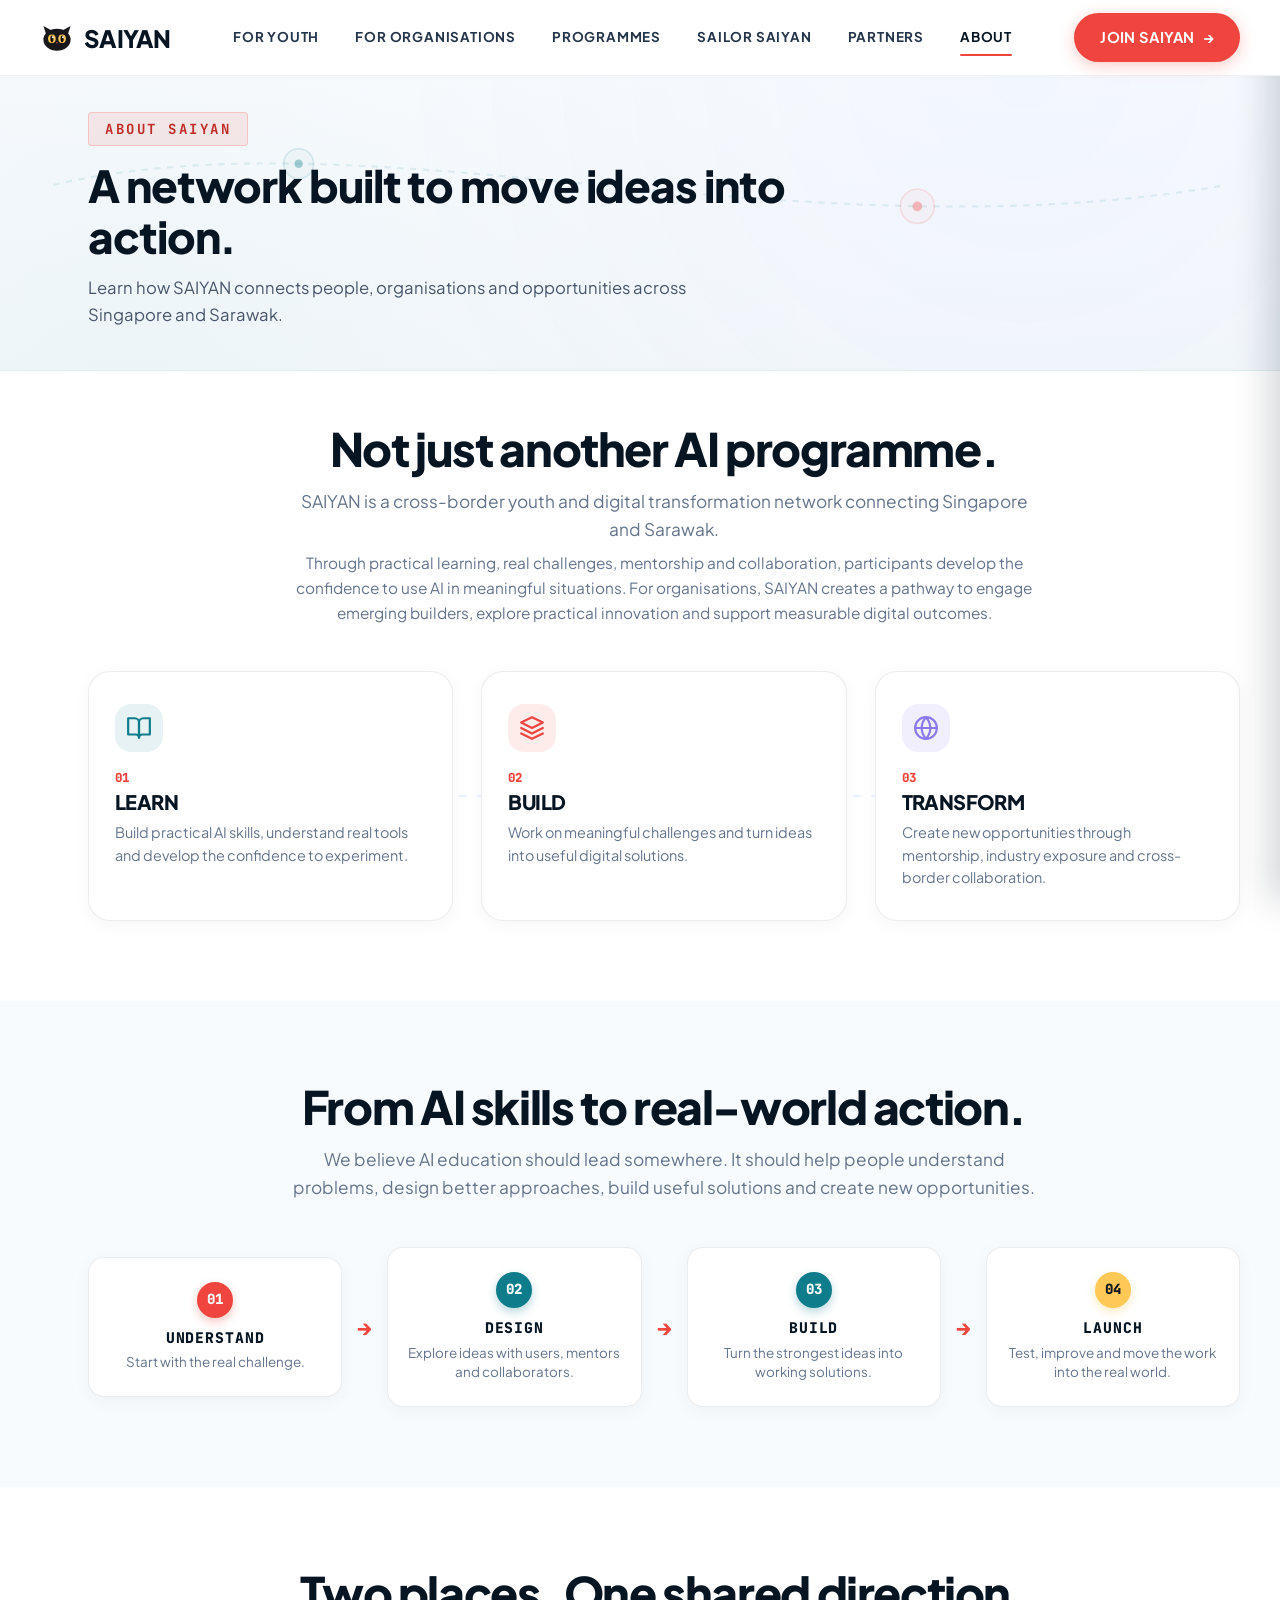
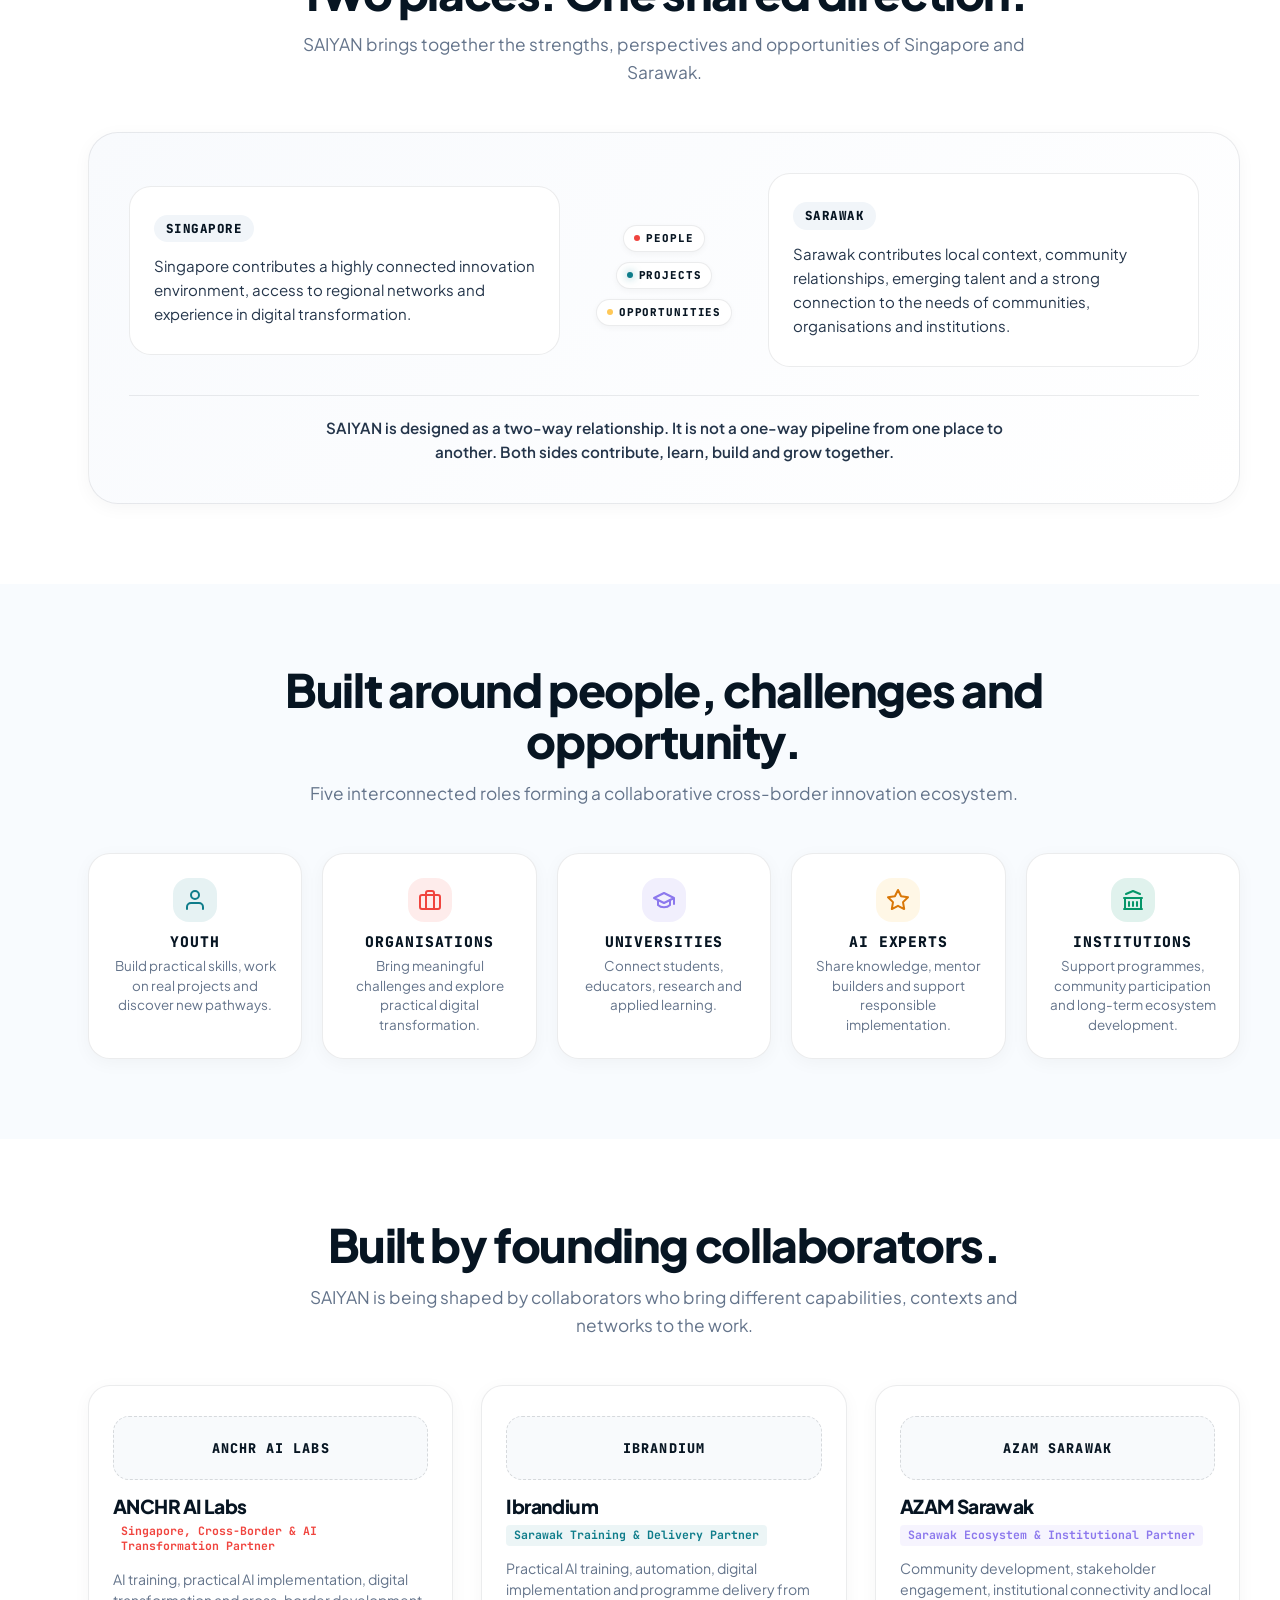
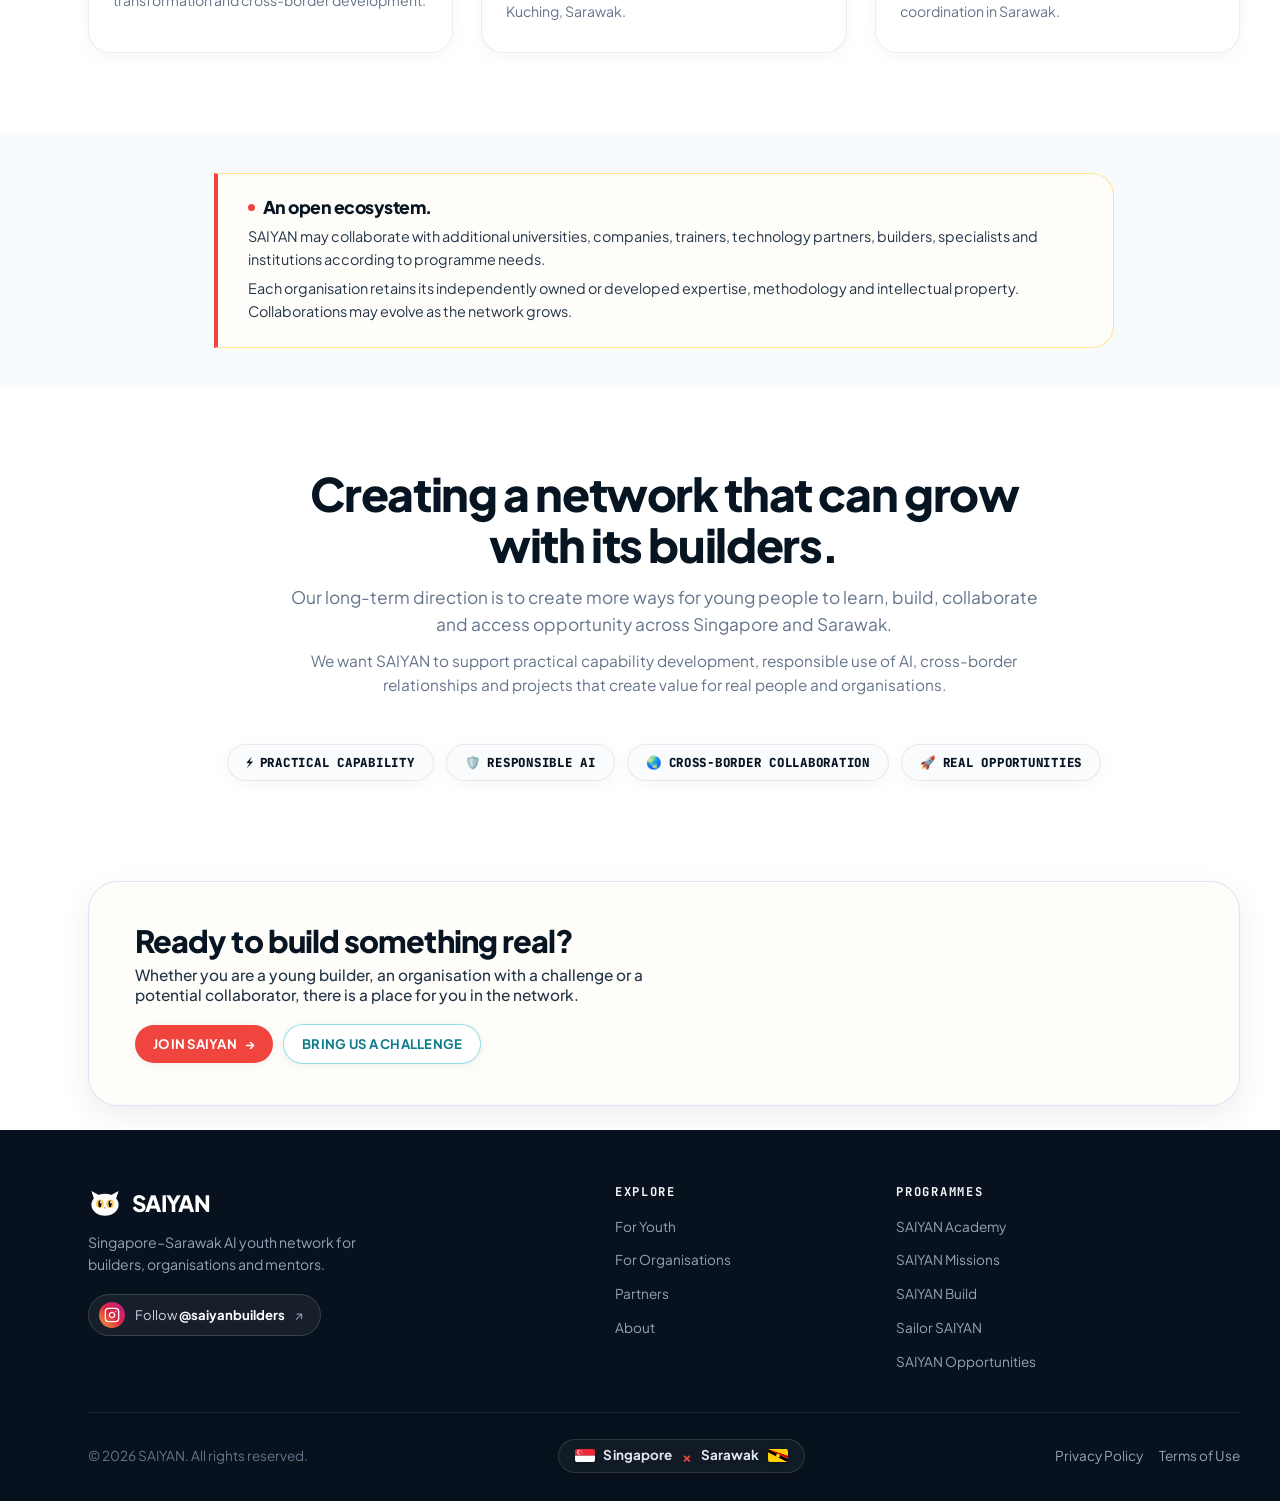
<file: about.html>
<!DOCTYPE html>
<html lang="en">
<head>
  <meta charset="UTF-8" />
  <meta name="viewport" content="width=device-width, initial-scale=1.0" />
  <title>SAIYAN | Singapore–Sarawak AI Youth Ambassador Network</title>
  <meta name="description" content="SAIYAN connects young people in Singapore and Sarawak through practical AI skills, digital transformation, real-world projects and cross-border opportunities." />
  <link rel="icon" type="image/svg+xml" href="assets/img/favicon.svg" />
  
  <!-- Fonts: Plus Jakarta Sans & JetBrains Mono -->
  <link rel="preconnect" href="https://fonts.googleapis.com" />
  <link rel="preconnect" href="https://fonts.gstatic.com" crossorigin />
  <link href="https://fonts.googleapis.com/css2?family=JetBrains+Mono:wght@500;700&family=Plus+Jakarta+Sans:wght@400;500;600;700;800;900&display=swap" rel="stylesheet" />
  
  <link rel="stylesheet" href="assets/styles.css" />
</head>
<body class="about-page-body">

  <!-- =========================================================================
       1. FLAT EDITORIAL HEADER & MOBILE NAVIGATION
       ========================================================================= -->
  <header class="site-header" role="banner">
    <div class="container header-inner">
      <!-- Brand & Mascot Logo -->
      <a href="index.html" class="brand-wrapper" aria-label="SAIYAN Homepage">
        <svg class="brand-mascot-head" viewBox="0 0 40 40" fill="none" xmlns="http://www.w3.org/2000/svg">
          <polygon points="8,18 4,6 17,13" fill="#18181b"/>
          <polygon points="32,18 36,6 23,13" fill="#18181b"/>
          <ellipse cx="20" cy="22" rx="16" ry="13" fill="#18181b"/>
          <ellipse cx="14" cy="21" rx="4.5" ry="5" fill="#FFC857"/>
          <ellipse cx="14" cy="21" rx="1.8" ry="4" fill="#000000"/>
          <ellipse cx="26" cy="21" rx="4.5" ry="5" fill="#FFC857"/>
          <ellipse cx="26" cy="21" rx="1.8" ry="4" fill="#000000"/>
          <circle cx="15" cy="19" r="1.2" fill="#ffffff"/>
          <circle cx="27" cy="19" r="1.2" fill="#ffffff"/>
          <polygon points="19,25 21,25 20,27" fill="#F0443E"/>
        </svg>
        <span class="brand-title">SAIYAN</span>
      </a>

      <!-- Desktop Navigation Links in exact order -->
      <nav class="main-nav" role="navigation" aria-label="Main Navigation">
        <a href="youth.html" class="nav-link ">FOR YOUTH</a>
        <a href="organisations.html" class="nav-link ">FOR ORGANISATIONS</a>
        <a href="programmes.html" class="nav-link ">PROGRAMMES</a>
        <a href="sailor-saiyan.html" class="nav-link ">SAILOR SAIYAN</a>
        <a href="index.html#partners" class="nav-link">PARTNERS</a>
        <a href="about.html" class="nav-link active">ABOUT</a>
      </nav>

      <!-- Right Header Actions (Desktop CTA + Mobile Menu Button) -->
      <div class="header-action">
        <a href="join.html" class="btn btn-coral desktop-header-cta">
          <span>JOIN SAIYAN</span>
          <span>→</span>
        </a>
        
        <button type="button" class="mobile-menu-toggle" id="mobileMenuBtn" aria-label="Toggle Navigation Menu" aria-expanded="false" aria-controls="mobileNavDrawer">
          <span class="hamburger-bar"></span>
          <span class="hamburger-bar"></span>
          <span class="hamburger-bar"></span>
        </button>
      </div>
    </div>
  </header>

  <!-- Mobile Navigation Drawer Overlay -->
  <div class="mobile-nav-backdrop" id="mobileNavBackdrop" aria-hidden="true"></div>
  <nav class="mobile-nav-drawer" id="mobileNavDrawer" aria-label="Mobile Navigation" aria-hidden="true">
    <div class="mobile-drawer-header">
      <span class="mobile-drawer-brand">SAIYAN MENU</span>
      <button type="button" class="mobile-drawer-close" id="mobileDrawerClose" aria-label="Close navigation menu">✕</button>
    </div>
    <ul class="mobile-nav-list">
      <li><a href="youth.html" class="mobile-nav-item ">FOR YOUTH</a></li>
      <li><a href="organisations.html" class="mobile-nav-item ">FOR ORGANISATIONS</a></li>
      <li><a href="programmes.html" class="mobile-nav-item ">PROGRAMMES</a></li>
      <li><a href="sailor-saiyan.html" class="mobile-nav-item ">SAILOR SAIYAN</a></li>
      <li><a href="index.html#partners" class="mobile-nav-item">PARTNERS</a></li>
      <li><a href="about.html" class="mobile-nav-item active">ABOUT</a></li>
    </ul>
    <div class="mobile-nav-footer-cta">
      <a href="join.html" class="btn btn-coral" style="width:100%; justify-content:center;">
        <span>JOIN SAIYAN</span>
        <span>→</span>
      </a>
    </div>
  </nav>

  <main id="main-content">

    <header class="page-intro-header theme-about">
      <div class="page-intro-ambient" aria-hidden="true"></div>
      <svg class="page-intro-route-svg" viewBox="0 0 1200 280" fill="none" aria-hidden="true">
        <path d="M 50 140 C 350 70, 750 210, 1150 140" stroke="rgba(14, 124, 138, 0.15)" stroke-width="2" stroke-dasharray="6 6"/>
        <circle cx="280" cy="120" r="14" fill="#0E7C8A" fill-opacity="0.04" stroke="#0E7C8A" stroke-width="1.5" stroke-opacity="0.2"/>
        <circle cx="280" cy="120" r="4" fill="#0E7C8A" fill-opacity="0.5"/>
        <circle cx="860" cy="160" r="16" fill="#F0443E" fill-opacity="0.04" stroke="#F0443E" stroke-width="1.5" stroke-opacity="0.2"/>
        <circle cx="860" cy="160" r="4.5" fill="#F0443E" fill-opacity="0.5"/>
      </svg>

      <div class="container page-intro-container">
        <div class="page-intro-content">
          <div class="section-eyebrow eyebrow-coral">
            <span>ABOUT SAIYAN</span>
          </div>
          <h1 class="page-intro-title">A network built to move ideas into action.</h1>
          <p class="page-intro-lead">
            Learn how SAIYAN connects people, organisations and opportunities across Singapore and Sarawak.
          </p>
        </div>
      </div>
    </header>

    <!-- =======================================================================
         2. WHAT IS SAIYAN? (Three Connected Editorial Blocks)
         ======================================================================= -->
    <section class="about-section bg-white" id="what-is-saiyan">
      <div class="container">
        <div class="section-header">
          <h2 class="section-title">Not just another AI programme.</h2>
          <div class="section-desc-group">
            <p class="section-subtitle">
              SAIYAN is a cross-border youth and digital transformation network connecting Singapore and Sarawak.
            </p>
            <p class="section-subtitle-secondary">
              Through practical learning, real challenges, mentorship and collaboration, participants develop the confidence to use AI in meaningful situations. For organisations, SAIYAN creates a pathway to engage emerging builders, explore practical innovation and support measurable digital outcomes.
            </p>
          </div>
        </div>

        <div class="three-pillars-wrapper">
          <svg class="three-pillars-route-svg" viewBox="0 0 900 80" preserveAspectRatio="none" aria-hidden="true">
            <path d="M 150 40 L 750 40" stroke="rgba(49, 107, 255, 0.2)" stroke-width="2" stroke-dasharray="6 8"/>
          </svg>

          <div class="three-pillars-grid">
            <!-- 1. LEARN -->
            <div class="pillar-block-card">
              <div class="pillar-line-icon icon-cyan">
                <svg viewBox="0 0 24 24" width="26" height="26" fill="none" stroke="#0E7C8A" stroke-width="2" stroke-linecap="round" stroke-linejoin="round">
                  <path d="M2 3h6a4 4 0 0 1 4 4v14a3 3 0 0 0-3-3H2z"></path>
                  <path d="M22 3h-6a4 4 0 0 0-4 4v14a3 3 0 0 1 3-3h7z"></path>
                </svg>
              </div>
              <span class="pillar-label">01</span>
              <h3 class="pillar-title">LEARN</h3>
              <p class="pillar-desc">
                Build practical AI skills, understand real tools and develop the confidence to experiment.
              </p>
            </div>

            <!-- 2. BUILD -->
            <div class="pillar-block-card">
              <div class="pillar-line-icon icon-coral">
                <svg viewBox="0 0 24 24" width="26" height="26" fill="none" stroke="#F0443E" stroke-width="2" stroke-linecap="round" stroke-linejoin="round">
                  <polygon points="12 2 2 7 12 12 22 7 12 2"></polygon>
                  <polyline points="2 17 12 22 22 17"></polyline>
                  <polyline points="2 12 12 17 22 12"></polyline>
                </svg>
              </div>
              <span class="pillar-label">02</span>
              <h3 class="pillar-title">BUILD</h3>
              <p class="pillar-desc">
                Work on meaningful challenges and turn ideas into useful digital solutions.
              </p>
            </div>

            <!-- 3. TRANSFORM -->
            <div class="pillar-block-card">
              <div class="pillar-line-icon icon-purple">
                <svg viewBox="0 0 24 24" width="26" height="26" fill="none" stroke="#8C78ED" stroke-width="2" stroke-linecap="round" stroke-linejoin="round">
                  <circle cx="12" cy="12" r="10"></circle>
                  <line x1="2" y1="12" x2="22" y2="12"></line>
                  <path d="M12 2a15.3 15.3 0 0 1 4 10 15.3 15.3 0 0 1-4 10 15.3 15.3 0 0 1-4-10 15.3 15.3 0 0 1 4-10z"></path>
                </svg>
              </div>
              <span class="pillar-label">03</span>
              <h3 class="pillar-title">TRANSFORM</h3>
              <p class="pillar-desc">
                Create new opportunities through mentorship, industry exposure and cross-border collaboration.
              </p>
            </div>
          </div>
        </div>
      </div>
    </section>

    <!-- =======================================================================
         3. OUR PHILOSOPHY (From AI skills to real-world action)
         ======================================================================= -->
    <section class="about-section bg-soft-blue" id="philosophy">
      <div class="container">
        <div class="section-header">
          <h2 class="section-title">From AI skills to real-world action.</h2>
          <p class="section-subtitle">
            We believe AI education should lead somewhere. It should help people understand problems, design better approaches, build useful solutions and create new opportunities.
          </p>
        </div>

        <div class="philosophy-process-row">
          <!-- Step 1 -->
          <div class="phil-step-box">
            <div class="phil-step-node node-coral">01</div>
            <h3 class="phil-step-name">UNDERSTAND</h3>
            <p class="phil-step-text">Start with the real challenge.</p>
          </div>
          <div class="phil-arrow" aria-hidden="true">→</div>

          <!-- Step 2 -->
          <div class="phil-step-box">
            <div class="phil-step-node node-cyan">02</div>
            <h3 class="phil-step-name">DESIGN</h3>
            <p class="phil-step-text">Explore ideas with users, mentors and collaborators.</p>
          </div>
          <div class="phil-arrow" aria-hidden="true">→</div>

          <!-- Step 3 -->
          <div class="phil-step-box">
            <div class="phil-step-node node-cyan">03</div>
            <h3 class="phil-step-name">BUILD</h3>
            <p class="phil-step-text">Turn the strongest ideas into working solutions.</p>
          </div>
          <div class="phil-arrow" aria-hidden="true">→</div>

          <!-- Step 4 -->
          <div class="phil-step-box">
            <div class="phil-step-node node-yellow">04</div>
            <h3 class="phil-step-name">LAUNCH</h3>
            <p class="phil-step-text">Test, improve and move the work into the real world.</p>
          </div>
        </div>
      </div>
    </section>

    <!-- =======================================================================
         4. SINGAPORE × SARAWAK (Two places. One shared direction.)
         ======================================================================= -->
    <section class="about-section bg-white" id="bilateral">
      <div class="container">
        <div class="section-header">
          <h2 class="section-title">Two places. One shared direction.</h2>
          <p class="section-subtitle">
            SAIYAN brings together the strengths, perspectives and opportunities of Singapore and Sarawak.
          </p>
        </div>

        <div class="bilateral-comparison-card">
          <div class="bilateral-grid-columns">
            <!-- Singapore Side -->
            <div class="bilateral-region-panel">
              <div class="region-header-pill">SINGAPORE</div>
              <p class="region-desc">
                Singapore contributes a highly connected innovation environment, access to regional networks and experience in digital transformation.
              </p>
            </div>

            <!-- Middle Connected Route & Nodes -->
            <div class="bilateral-shared-connector">
              <div class="shared-nodes-line"></div>
              <div class="shared-node-item">
                <span class="shared-dot dot-coral"></span>
                <span class="shared-text">PEOPLE</span>
              </div>
              <div class="shared-node-item">
                <span class="shared-dot dot-cyan"></span>
                <span class="shared-text">PROJECTS</span>
              </div>
              <div class="shared-node-item">
                <span class="shared-dot dot-yellow"></span>
                <span class="shared-text">OPPORTUNITIES</span>
              </div>
            </div>

            <!-- Sarawak Side -->
            <div class="bilateral-region-panel">
              <div class="region-header-pill">SARAWAK</div>
              <p class="region-desc">
                Sarawak contributes local context, community relationships, emerging talent and a strong connection to the needs of communities, organisations and institutions.
              </p>
            </div>
          </div>

          <div class="bilateral-equality-footer">
            <p>
              SAIYAN is designed as a two-way relationship. It is not a one-way pipeline from one place to another. Both sides contribute, learn, build and grow together.
            </p>
          </div>
        </div>
      </div>
    </section>

    <!-- =======================================================================
         5. HOW THE NETWORK WORKS (Five Ecosystem Roles)
         ======================================================================= -->
    <section class="about-section bg-soft-blue" id="ecosystem">
      <div class="container">
        <div class="section-header">
          <h2 class="section-title">Built around people, challenges and opportunity.</h2>
          <p class="section-subtitle">Five interconnected roles forming a collaborative cross-border innovation ecosystem.</p>
        </div>

        <div class="ecosystem-five-grid">
          <!-- 1. YOUTH -->
          <div class="ecosystem-role-card">
            <div class="eco-icon-wrap icon-cyan">
              <svg viewBox="0 0 24 24" width="24" height="24" fill="none" stroke="#0E7C8A" stroke-width="2" stroke-linecap="round" stroke-linejoin="round">
                <path d="M20 21v-2a4 4 0 0 0-4-4H8a4 4 0 0 0-4 4v2"></path>
                <circle cx="12" cy="7" r="4"></circle>
              </svg>
            </div>
            <h3 class="eco-role-title">YOUTH</h3>
            <p class="eco-role-desc">Build practical skills, work on real projects and discover new pathways.</p>
          </div>

          <!-- 2. ORGANISATIONS -->
          <div class="ecosystem-role-card">
            <div class="eco-icon-wrap icon-coral">
              <svg viewBox="0 0 24 24" width="24" height="24" fill="none" stroke="#F0443E" stroke-width="2" stroke-linecap="round" stroke-linejoin="round">
                <rect x="2" y="7" width="20" height="14" rx="2" ry="2"></rect>
                <path d="M16 21V5a2 2 0 0 0-2-2h-4a2 2 0 0 0-2 2v16"></path>
              </svg>
            </div>
            <h3 class="eco-role-title">ORGANISATIONS</h3>
            <p class="eco-role-desc">Bring meaningful challenges and explore practical digital transformation.</p>
          </div>

          <!-- 3. UNIVERSITIES -->
          <div class="ecosystem-role-card">
            <div class="eco-icon-wrap icon-purple">
              <svg viewBox="0 0 24 24" width="24" height="24" fill="none" stroke="#8C78ED" stroke-width="2" stroke-linecap="round" stroke-linejoin="round">
                <path d="M22 10v6M2 10l10-5 10 5-10 5z"></path>
                <path d="M6 12v5c3 3 9 3 12 0v-5"></path>
              </svg>
            </div>
            <h3 class="eco-role-title">UNIVERSITIES</h3>
            <p class="eco-role-desc">Connect students, educators, research and applied learning.</p>
          </div>

          <!-- 4. AI EXPERTS -->
          <div class="ecosystem-role-card">
            <div class="eco-icon-wrap icon-yellow">
              <svg viewBox="0 0 24 24" width="24" height="24" fill="none" stroke="#D97706" stroke-width="2" stroke-linecap="round" stroke-linejoin="round">
                <polygon points="12 2 15.09 8.26 22 9.27 17 14.14 18.18 21.02 12 17.77 5.82 21.02 7 14.14 2 9.27 8.91 8.26 12 2"></polygon>
              </svg>
            </div>
            <h3 class="eco-role-title">AI EXPERTS</h3>
            <p class="eco-role-desc">Share knowledge, mentor builders and support responsible implementation.</p>
          </div>

          <!-- 5. INSTITUTIONS -->
          <div class="ecosystem-role-card">
            <div class="eco-icon-wrap icon-green">
              <svg viewBox="0 0 24 24" width="24" height="24" fill="none" stroke="#059669" stroke-width="2" stroke-linecap="round" stroke-linejoin="round">
                <path d="M3 21h18M3 10h18M5 6l7-3 7 3M4 10v11M20 10v11M8 14v4M12 14v4M16 14v4"></path>
              </svg>
            </div>
            <h3 class="eco-role-title">INSTITUTIONS</h3>
            <p class="eco-role-desc">Support programmes, community participation and long-term ecosystem development.</p>
          </div>
        </div>
      </div>
    </section>

    <!-- =======================================================================
         6. FOUNDING COLLABORATORS
         ======================================================================= -->
    <section class="about-section bg-white" id="collaborators">
      <div class="container">
        <div class="section-header">
          <h2 class="section-title">Built by founding collaborators.</h2>
          <p class="section-subtitle">
            SAIYAN is being shaped by collaborators who bring different capabilities, contexts and networks to the work.
          </p>
        </div>

        <div class="collaborators-triad-grid">
          <!-- Collaborator 1: ANCHR AI Labs -->
          <div class="collaborator-card">
            <div class="collab-logo-slot">
              <div class="collab-logo-box">
                <span class="collab-logo-placeholder">ANCHR AI LABS</span>
              </div>
            </div>
            <div class="collab-content">
              <h3 class="collab-name">ANCHR AI Labs</h3>
              <span class="collab-role-tag tag-sg">Singapore, Cross-Border & AI Transformation Partner</span>
              <p class="collab-desc">
                AI training, practical AI implementation, digital transformation and cross-border development.
              </p>
            </div>
          </div>

          <!-- Collaborator 2: Ibrandium -->
          <div class="collaborator-card">
            <div class="collab-logo-slot">
              <div class="collab-logo-box">
                <span class="collab-logo-placeholder">IBRANDIUM</span>
              </div>
            </div>
            <div class="collab-content">
              <h3 class="collab-name">Ibrandium</h3>
              <span class="collab-role-tag tag-kch">Sarawak Training & Delivery Partner</span>
              <p class="collab-desc">
                Practical AI training, automation, digital implementation and programme delivery from Kuching, Sarawak.
              </p>
            </div>
          </div>

          <!-- Collaborator 3: AZAM Sarawak -->
          <div class="collaborator-card">
            <div class="collab-logo-slot">
              <div class="collab-logo-box">
                <span class="collab-logo-placeholder">AZAM SARAWAK</span>
              </div>
            </div>
            <div class="collab-content">
              <h3 class="collab-name">AZAM Sarawak</h3>
              <span class="collab-role-tag tag-azam">Sarawak Ecosystem & Institutional Partner</span>
              <p class="collab-desc">
                Community development, stakeholder engagement, institutional connectivity and local coordination in Sarawak.
              </p>
            </div>
          </div>
        </div>
      </div>
    </section>

    <!-- =======================================================================
         7. OPEN ECOSYSTEM STATEMENT
         ======================================================================= -->
    <section class="about-section bg-soft-blue" style="padding: 40px 0;" id="open-ecosystem">
      <div class="container">
        <div class="open-ecosystem-panel">
          <div class="open-eco-header">
            <span class="open-eco-dot"></span>
            <h3 class="open-eco-title">An open ecosystem.</h3>
          </div>
          <div class="open-eco-body">
            <p>
              SAIYAN may collaborate with additional universities, companies, trainers, technology partners, builders, specialists and institutions according to programme needs.
            </p>
            <p>
              Each organisation retains its independently owned or developed expertise, methodology and intellectual property. Collaborations may evolve as the network grows.
            </p>
          </div>
        </div>
      </div>
    </section>

    <!-- =======================================================================
         8. LONG-TERM DIRECTION
         ======================================================================= -->
    <section class="about-section bg-white" id="direction">
      <div class="container">
        <div class="section-header">
          <h2 class="section-title">Creating a network that can grow with its builders.</h2>
          <p class="section-subtitle">
            Our long-term direction is to create more ways for young people to learn, build, collaborate and access opportunity across Singapore and Sarawak.
          </p>
          <p class="section-subtitle-secondary" style="margin-top: 10px;">
            We want SAIYAN to support practical capability development, responsible use of AI, cross-border relationships and projects that create value for real people and organisations.
          </p>
        </div>

        <div class="direction-tags-row">
          <div class="direction-pill"><span>⚡</span> PRACTICAL CAPABILITY</div>
          <div class="direction-pill"><span>🛡️</span> RESPONSIBLE AI</div>
          <div class="direction-pill"><span>🌏</span> CROSS-BORDER COLLABORATION</div>
          <div class="direction-pill"><span>🚀</span> REAL OPPORTUNITIES</div>
        </div>
      </div>
    </section>

    <!-- =======================================================================
         9. FINAL CTA SECTION
         ======================================================================= -->
    <section class="final-cta-section" id="final-cta">
      <div class="container">
        <div class="final-cta-card">
          <div class="final-cta-content">
            <h2 class="final-cta-title">Ready to build something real?</h2>
            <p class="final-cta-subline">Whether you are a young builder, an organisation with a challenge or a potential collaborator, there is a place for you in the network.</p>
            <div class="final-cta-buttons">
              <a href="join.html" class="btn btn-coral">
                <span>JOIN SAIYAN</span>
                <span>→</span>
              </a>
              <a href="organisations.html#challenge" class="btn btn-cyan">
                <span>BRING US A CHALLENGE</span>
              </a>
            </div>
          </div>
        </div>
      </div>
    </section>

  </main>

  <!-- =========================================================================
       10. SITE FOOTER (Consistent across all pages)
       ========================================================================= -->
  <footer class="site-footer" role="contentinfo">
    <div class="container" style="position:relative; z-index:10;">
      <div class="footer-top">
        <div class="footer-brand-column">
          <a href="index.html" class="brand-wrapper" style="margin-bottom:12px; display:inline-flex;" aria-label="SAIYAN Homepage">
            <svg class="brand-mascot-head" viewBox="0 0 40 40" fill="none">
              <polygon points="8,18 4,6 17,13" fill="#ffffff"/>
              <polygon points="32,18 36,6 23,13" fill="#ffffff"/>
              <ellipse cx="20" cy="22" rx="16" ry="13" fill="#ffffff"/>
              <ellipse cx="14" cy="21" rx="4.5" ry="5" fill="#FFC857"/>
              <ellipse cx="14" cy="21" rx="1.8" ry="4" fill="#000000"/>
              <ellipse cx="26" cy="21" rx="4.5" ry="5" fill="#FFC857"/>
              <ellipse cx="26" cy="21" rx="1.8" ry="4" fill="#000000"/>
              <circle cx="15" cy="19" r="1.2" fill="#ffffff"/>
              <circle cx="27" cy="19" r="1.2" fill="#ffffff"/>
              <polygon points="19,25 21,25 20,27" fill="#F0443E"/>
            </svg>
            <span class="brand-title" style="color:#FFFFFF; font-size:1.4rem;">SAIYAN</span>
          </a>
          <p class="footer-brand-desc">
            Singapore–Sarawak AI youth network for builders, organisations and mentors.
          </p>
          <div class="footer-social-wrapper">
            <a href="https://instagram.com" target="_blank" rel="noopener noreferrer" class="footer-instagram-pill" aria-label="Follow SAIYAN on Instagram @saiyanbuilders">
              <span class="ig-gradient-icon">
                <svg viewBox="0 0 24 24" width="16" height="16" fill="none" stroke="currentColor" stroke-width="2" stroke-linecap="round" stroke-linejoin="round">
                  <rect x="2" y="2" width="20" height="20" rx="5" ry="5"></rect>
                  <path d="M16 11.37A4 4 0 1 1 12.63 8 4 4 0 0 1 16 11.37z"></path>
                  <line x1="17.5" y1="6.5" x2="17.51" y2="6.5"></line>
                </svg>
              </span>
              <span class="ig-label">Follow <strong style="color:#FFFFFF;">@saiyanbuilders</strong></span>
              <span class="ig-arrow">↗</span>
            </a>
          </div>
        </div>

        <div>
          <h4 class="footer-heading">EXPLORE</h4>
          <ul class="footer-links">
            <li><a href="youth.html">For Youth</a></li>
            <li><a href="organisations.html">For Organisations</a></li>
            <li><a href="index.html#partners">Partners</a></li>
            <li><a href="about.html">About</a></li>
          </ul>
        </div>

        <div>
          <h4 class="footer-heading">PROGRAMMES</h4>
          <ul class="footer-links">
            <li><a href="programmes.html">SAIYAN Academy</a></li>
            <li><a href="programmes.html">SAIYAN Missions</a></li>
            <li><a href="programmes.html">SAIYAN Build</a></li>
            <li><a href="programmes.html">Sailor SAIYAN</a></li>
            <li><a href="programmes.html">SAIYAN Opportunities</a></li>
          </ul>
        </div>
      </div>

      <div class="footer-bottom">
        <div class="footer-copyright">&copy; 2026 SAIYAN. All rights reserved.</div>
        <div class="footer-region-badge">
          <!-- Singapore National Flag -->
          <svg class="flag-svg" viewBox="0 0 24 16" width="20" height="13.3" fill="none" xmlns="http://www.w3.org/2000/svg">
            <rect width="24" height="8" fill="#ED2939"/>
            <rect y="8" width="24" height="8" fill="#FFFFFF"/>
            <circle cx="5.5" cy="4" r="2.8" fill="#FFFFFF"/>
            <circle cx="6.5" cy="4" r="2.5" fill="#ED2939"/>
            <circle cx="8" cy="2.5" r="0.4" fill="#FFFFFF"/>
            <circle cx="9" cy="3.5" r="0.4" fill="#FFFFFF"/>
            <circle cx="8.6" cy="4.8" r="0.4" fill="#FFFFFF"/>
            <circle cx="7.4" cy="4.8" r="0.4" fill="#FFFFFF"/>
            <circle cx="7" cy="3.5" r="0.4" fill="#FFFFFF"/>
          </svg>
          <span class="region-text">Singapore</span>
          <span class="region-cross">×</span>
          <span class="region-text">Sarawak</span>
          <!-- Official Sarawak State Flag -->
          <svg class="flag-svg" viewBox="0 0 24 16" width="20" height="13.3" fill="none" xmlns="http://www.w3.org/2000/svg">
            <rect width="24" height="16" fill="#FFD100"/>
            <polygon points="0,0 24,12 24,16 0,4" fill="#000000"/>
            <polygon points="0,0 24,12 24,8 0,0" fill="#D90000"/>
            <circle cx="12" cy="8" r="2.2" fill="#FFD100"/>
            <path d="M 12 5.6 L 12.6 7.2 L 14.2 6.8 L 13.2 8.1 L 14.4 9.3 L 12.8 9.5 L 12 11 L 11.2 9.5 L 9.6 9.3 L 10.8 8.1 L 9.8 6.8 L 11.4 7.2 Z" fill="#FFD100"/>
          </svg>
        </div>
        <div class="footer-legal-links">
          <a href="privacy.html">Privacy Policy</a>
          <a href="terms.html">Terms of Use</a>
        </div>
      </div>
    </div>
  </footer>


  <script>
    document.addEventListener('DOMContentLoaded', () => {
      const menuBtn = document.getElementById('mobileMenuBtn');
      const closeBtn = document.getElementById('mobileDrawerClose');
      const drawer = document.getElementById('mobileNavDrawer');
      const backdrop = document.getElementById('mobileNavBackdrop');
      const navLinks = document.querySelectorAll('.mobile-nav-item, .mobile-nav-footer-cta a');

      function openMenu() {
        if (!drawer || !backdrop || !menuBtn) return;
        drawer.classList.add('is-open');
        backdrop.classList.add('is-open');
        menuBtn.setAttribute('aria-expanded', 'true');
        drawer.setAttribute('aria-hidden', 'false');
        document.body.classList.add('mobile-nav-locked');
      }

      function closeMenu() {
        if (!drawer || !backdrop || !menuBtn) return;
        drawer.classList.remove('is-open');
        backdrop.classList.remove('is-open');
        menuBtn.setAttribute('aria-expanded', 'false');
        drawer.setAttribute('aria-hidden', 'true');
        document.body.classList.remove('mobile-nav-locked');
      }

      if (menuBtn) menuBtn.addEventListener('click', openMenu);
      if (closeBtn) closeBtn.addEventListener('click', closeMenu);
      if (backdrop) backdrop.addEventListener('click', closeMenu);

      navLinks.forEach(link => {
        link.addEventListener('click', closeMenu);
      });

      document.addEventListener('keydown', (e) => {
        if (e.key === 'Escape' && drawer && drawer.classList.contains('is-open')) {
          closeMenu();
        }
      });
    });
  </script>
</body>
</html>
</file>
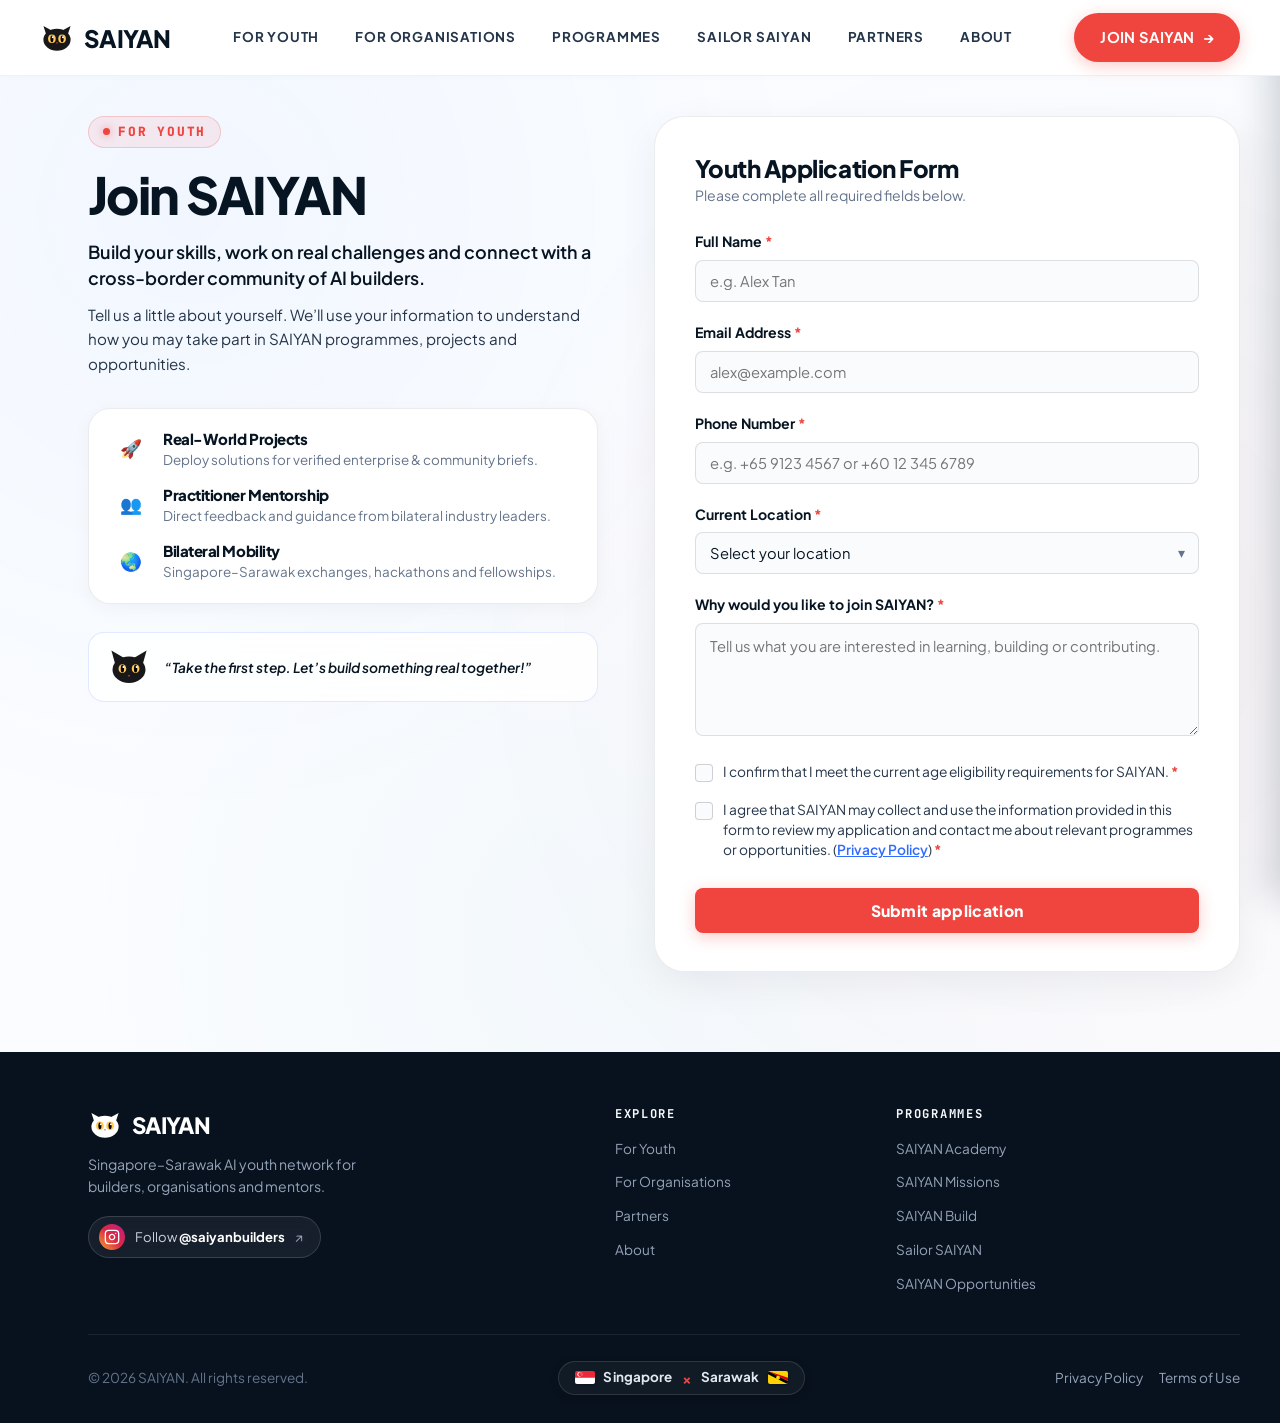
<file: join.html>
<!DOCTYPE html>
<html lang="en">
<head>
  <meta charset="UTF-8" />
  <meta name="viewport" content="width=device-width, initial-scale=1.0" />
  <title>SAIYAN | Singapore–Sarawak AI Youth Ambassador Network</title>
  <link rel="icon" type="image/svg+xml" href="assets/img/favicon.svg" />
  <meta name="description" content="SAIYAN connects young people in Singapore and Sarawak through practical AI skills, digital transformation, real-world projects and cross-border opportunities." />
  
  <!-- Fonts: Plus Jakarta Sans & JetBrains Mono -->
  <link rel="preconnect" href="https://fonts.googleapis.com" />
  <link rel="preconnect" href="https://fonts.gstatic.com" crossorigin />
  <link href="https://fonts.googleapis.com/css2?family=JetBrains+Mono:wght@500;700&family=Plus+Jakarta+Sans:wght@400;500;600;700;800;900&display=swap" rel="stylesheet" />
  
  <link rel="stylesheet" href="assets/styles.css" />
</head>
<body class="join-page-body">

  <!-- =========================================================================
       1. HEADER (Consistent with Homepage)
       ========================================================================= -->
    <!-- =========================================================================
       1. FLAT EDITORIAL HEADER & MOBILE NAVIGATION
       ========================================================================= -->
  <header class="site-header" role="banner">
    <div class="container header-inner">
      <!-- Brand & Mascot Logo -->
      <a href="index.html" class="brand-wrapper" aria-label="SAIYAN Homepage">
        <svg class="brand-mascot-head" viewBox="0 0 40 40" fill="none" xmlns="http://www.w3.org/2000/svg">
          <polygon points="8,18 4,6 17,13" fill="#18181b"/>
          <polygon points="32,18 36,6 23,13" fill="#18181b"/>
          <ellipse cx="20" cy="22" rx="16" ry="13" fill="#18181b"/>
          <ellipse cx="14" cy="21" rx="4.5" ry="5" fill="#FFC857"/>
          <ellipse cx="14" cy="21" rx="1.8" ry="4" fill="#000000"/>
          <ellipse cx="26" cy="21" rx="4.5" ry="5" fill="#FFC857"/>
          <ellipse cx="26" cy="21" rx="1.8" ry="4" fill="#000000"/>
          <circle cx="15" cy="19" r="1.2" fill="#ffffff"/>
          <circle cx="27" cy="19" r="1.2" fill="#ffffff"/>
          <polygon points="19,25 21,25 20,27" fill="#F0443E"/>
        </svg>
        <span class="brand-title">SAIYAN</span>
      </a>

      <!-- Desktop Navigation Links in exact order -->
      <nav class="main-nav" role="navigation" aria-label="Main Navigation">
        <a href="youth.html" class="nav-link ">FOR YOUTH</a>
        <a href="organisations.html" class="nav-link ">FOR ORGANISATIONS</a>
        <a href="programmes.html" class="nav-link ">PROGRAMMES</a>
        <a href="sailor-saiyan.html" class="nav-link ">SAILOR SAIYAN</a>
        <a href="index.html#partners" class="nav-link">PARTNERS</a>
        <a href="about.html" class="nav-link ">ABOUT</a>
      </nav>

      <!-- Right Header Actions (Desktop CTA + Mobile Menu Button) -->
      <div class="header-action">
        <a href="join.html" class="btn btn-coral desktop-header-cta">
          <span>JOIN SAIYAN</span>
          <span>→</span>
        </a>
        
        <button type="button" class="mobile-menu-toggle" id="mobileMenuBtn" aria-label="Toggle Navigation Menu" aria-expanded="false" aria-controls="mobileNavDrawer">
          <span class="hamburger-bar"></span>
          <span class="hamburger-bar"></span>
          <span class="hamburger-bar"></span>
        </button>
      </div>
    </div>
  </header>

  <!-- Mobile Navigation Drawer Overlay -->
  <div class="mobile-nav-backdrop" id="mobileNavBackdrop" aria-hidden="true"></div>
  <nav class="mobile-nav-drawer" id="mobileNavDrawer" aria-label="Mobile Navigation" aria-hidden="true">
    <div class="mobile-drawer-header">
      <span class="mobile-drawer-brand">SAIYAN MENU</span>
      <button type="button" class="mobile-drawer-close" id="mobileDrawerClose" aria-label="Close navigation menu">✕</button>
    </div>
    <ul class="mobile-nav-list">
      <li><a href="youth.html" class="mobile-nav-item ">FOR YOUTH</a></li>
      <li><a href="organisations.html" class="mobile-nav-item ">FOR ORGANISATIONS</a></li>
      <li><a href="programmes.html" class="mobile-nav-item ">PROGRAMMES</a></li>
      <li><a href="sailor-saiyan.html" class="mobile-nav-item ">SAILOR SAIYAN</a></li>
      <li><a href="index.html#partners" class="mobile-nav-item">PARTNERS</a></li>
      <li><a href="about.html" class="mobile-nav-item ">ABOUT</a></li>
    </ul>
    <div class="mobile-nav-footer-cta">
      <a href="join.html" class="btn btn-coral" style="width:100%; justify-content:center;">
        <span>JOIN SAIYAN</span>
        <span>→</span>
      </a>
    </div>
  </nav>

  <main id="main-content">
    <!-- =======================================================================
         2. JOIN APPLICATION SECTION
         ======================================================================= -->
    <section class="join-section">
      <!-- Ambient Lighting -->
      <div class="join-ambient-bg" aria-hidden="true"></div>

      <div class="container">
        <div class="join-layout-grid">
          
          <!-- LEFT SIDE: Introduction & Brand Visual Context -->
          <div class="join-info-column">
            <div class="join-eyebrow">
              <span class="eyebrow-dot"></span>
              <span>FOR YOUTH</span>
            </div>

            <h1 class="join-heading">Join SAIYAN</h1>

            <p class="join-supporting-lead">
              Build your skills, work on real challenges and connect with a cross-border community of AI builders.
            </p>

            <p class="join-intro-text">
              Tell us a little about yourself. We’ll use your information to understand how you may take part in SAIYAN programmes, projects and opportunities.
            </p>

            <!-- Supporting Value Props List -->
            <div class="join-perks-card">
              <div class="perk-item">
                <div class="perk-icon-chip chip-coral">🚀</div>
                <div>
                  <h3 class="perk-title">Real-World Projects</h3>
                  <p class="perk-desc">Deploy solutions for verified enterprise & community briefs.</p>
                </div>
              </div>
              <div class="perk-item">
                <div class="perk-icon-chip chip-cyan">👥</div>
                <div>
                  <h3 class="perk-title">Practitioner Mentorship</h3>
                  <p class="perk-desc">Direct feedback and guidance from bilateral industry leaders.</p>
                </div>
              </div>
              <div class="perk-item">
                <div class="perk-icon-chip chip-mint">🌏</div>
                <div>
                  <h3 class="perk-title">Bilateral Mobility</h3>
                  <p class="perk-desc">Singapore–Sarawak exchanges, hackathons and fellowships.</p>
                </div>
              </div>
            </div>

            <!-- Supporting Usei Usei Cat Visual Card -->
            <div class="join-mascot-badge" title="Usei Usei Cat, your SAIYAN journey guide">
              <svg class="join-cat-icon" viewBox="0 0 80 80" fill="none">
                <polygon points="15,35 8,10 32,24" fill="#18181b"/>
                <polygon points="65,35 72,10 48,24" fill="#18181b"/>
                <ellipse cx="40" cy="45" rx="30" ry="24" fill="#18181b"/>
                <ellipse cx="28" cy="43" rx="7" ry="8" fill="#FFC857"/>
                <ellipse cx="28" cy="43" rx="3" ry="7" fill="#000000"/>
                <ellipse cx="52" cy="43" rx="7" ry="8" fill="#FFC857"/>
                <ellipse cx="52" cy="43" rx="3" ry="7" fill="#000000"/>
                <circle cx="30" cy="40" r="2" fill="#ffffff"/>
                <circle cx="54" cy="40" r="2" fill="#ffffff"/>
                <polygon points="38,55 42,55 40,58" fill="#F0443E"/>
              </svg>
              <div class="join-cat-bubble">
                “Take the first step. Let’s build something real together!”
              </div>
            </div>
          </div>

          <!-- RIGHT SIDE: Youth Application Form Panel -->
          <div class="join-form-column">
            <div class="join-card-panel" id="joinCardPanel">
              
              <!-- State 1: Active Form -->
              <form id="youthJoinForm" class="youth-application-form" novalidate>
                
                <div class="form-panel-header">
                  <h2 class="form-panel-title">Youth Application Form</h2>
                  <p class="form-panel-subtitle">Please complete all required fields below.</p>
                </div>

                <!-- Global Form Alert (Error State) -->
                <div id="formGlobalError" class="form-global-alert" style="display: none;" role="alert">
                  <div class="alert-icon">⚠️</div>
                  <div class="alert-content">
                    <p class="alert-message">Something went wrong while submitting your application. Please try again.</p>
                    <button type="button" class="alert-action-btn" id="retrySubmitBtn">Try again</button>
                  </div>
                </div>

                <!-- 1. Full Name -->
                <div class="form-field-group" id="fieldGroup-fullName">
                  <label for="fullName" class="field-label">
                    Full Name <span class="required-asterisk" aria-hidden="true">*</span>
                  </label>
                  <input 
                    type="text" 
                    id="fullName" 
                    name="fullName" 
                    class="field-input" 
                    placeholder="e.g. Alex Tan" 
                    autocomplete="name" 
                    required 
                    aria-required="true"
                    aria-describedby="error-fullName"
                  />
                  <div class="field-error-msg" id="error-fullName" role="alert"></div>
                </div>

                <!-- 2. Email Address -->
                <div class="form-field-group" id="fieldGroup-email">
                  <label for="email" class="field-label">
                    Email Address <span class="required-asterisk" aria-hidden="true">*</span>
                  </label>
                  <input 
                    type="email" 
                    id="email" 
                    name="email" 
                    class="field-input" 
                    placeholder="alex@example.com" 
                    autocomplete="email" 
                    required 
                    aria-required="true"
                    aria-describedby="error-email"
                  />
                  <div class="field-error-msg" id="error-email" role="alert"></div>
                </div>

                <!-- 3. Phone Number -->
                <div class="form-field-group" id="fieldGroup-phone">
                  <label for="phone" class="field-label">
                    Phone Number <span class="required-asterisk" aria-hidden="true">*</span>
                  </label>
                  <input 
                    type="tel" 
                    id="phone" 
                    name="phone" 
                    class="field-input" 
                    placeholder="e.g. +65 9123 4567 or +60 12 345 6789" 
                    autocomplete="tel" 
                    required 
                    aria-required="true"
                    aria-describedby="error-phone"
                  />
                  <div class="field-error-msg" id="error-phone" role="alert"></div>
                </div>

                <!-- 4. Current Location -->
                <div class="form-field-group" id="fieldGroup-location">
                  <label for="location" class="field-label">
                    Current Location <span class="required-asterisk" aria-hidden="true">*</span>
                  </label>
                  <div class="select-wrapper">
                    <select 
                      id="location" 
                      name="location" 
                      class="field-select" 
                      required 
                      aria-required="true"
                      aria-describedby="error-location"
                    >
                      <option value="" disabled selected>Select your location</option>
                      <option value="Singapore">Singapore</option>
                      <option value="Sarawak">Sarawak</option>
                      <option value="Other">Other</option>
                    </select>
                  </div>
                  <div class="field-error-msg" id="error-location" role="alert"></div>
                </div>

                <!-- 5. Motivation -->
                <div class="form-field-group" id="fieldGroup-motivation">
                  <label for="motivation" class="field-label">
                    Why would you like to join SAIYAN? <span class="required-asterisk" aria-hidden="true">*</span>
                  </label>
                  <textarea 
                    id="motivation" 
                    name="motivation" 
                    class="field-textarea" 
                    rows="4" 
                    placeholder="Tell us what you are interested in learning, building or contributing." 
                    required 
                    aria-required="true"
                    aria-describedby="error-motivation"
                  ></textarea>
                  <div class="field-error-msg" id="error-motivation" role="alert"></div>
                </div>

                <!-- 6. Age Confirmation Checkbox -->
                <div class="form-checkbox-group" id="fieldGroup-ageConsent">
                  <label class="checkbox-container">
                    <input 
                      type="checkbox" 
                      id="ageConsent" 
                      name="ageConsent" 
                      class="checkbox-input" 
                      required 
                      aria-required="true"
                      aria-describedby="error-ageConsent"
                    />
                    <span class="custom-checkbox" aria-hidden="true"></span>
                    <span class="checkbox-label-text">
                      I confirm that I meet the current age eligibility requirements for SAIYAN. <span class="required-asterisk" aria-hidden="true">*</span>
                    </span>
                  </label>
                  <div class="field-error-msg" id="error-ageConsent" role="alert"></div>
                </div>

                <!-- 7. Privacy Consent Checkbox -->
                <div class="form-checkbox-group" id="fieldGroup-privacyConsent">
                  <label class="checkbox-container">
                    <input 
                      type="checkbox" 
                      id="privacyConsent" 
                      name="privacyConsent" 
                      class="checkbox-input" 
                      required 
                      aria-required="true"
                      aria-describedby="error-privacyConsent"
                    />
                    <span class="custom-checkbox" aria-hidden="true"></span>
                    <span class="checkbox-label-text">
                      I agree that SAIYAN may collect and use the information provided in this form to review my application and contact me about relevant programmes or opportunities. (<a href="privacy.html" class="privacy-link">Privacy Policy</a>) <span class="required-asterisk" aria-hidden="true">*</span>
                    </span>
                  </label>
                  <div class="field-error-msg" id="error-privacyConsent" role="alert"></div>
                </div>

                <!-- Submit Button with Loading Spinner -->
                <div class="form-submit-container">
                  <button type="submit" class="btn btn-coral btn-submit-application" id="submitBtn">
                    <span class="btn-spinner" id="btnSpinner" aria-hidden="true" style="display: none;"></span>
                    <span class="btn-text" id="btnText">Submit application</span>
                  </button>
                </div>
              </form>

              <!-- State 2: Success Confirmation Panel (Hidden by default) -->
              <div id="joinSuccessPanel" class="join-success-panel" style="display: none;" role="status" aria-live="polite">
                <div class="success-icon-badge">
                  <svg viewBox="0 0 64 64" fill="none" class="success-svg">
                    <circle cx="32" cy="32" r="30" fill="#E8FAF3" stroke="#42C7A5" stroke-width="3"/>
                    <path d="M20 32 L28 40 L44 24" stroke="#0E7C8A" stroke-width="4.5" stroke-linecap="round" stroke-linejoin="round"/>
                  </svg>
                </div>
                <h2 class="success-heading">Application received</h2>
                <p class="success-desc">
                  Thank you for your interest in SAIYAN. We’ll review your information and be in touch when there is a suitable next step.
                </p>
                <div class="success-meta-card">
                  <div class="meta-row">
                    <span class="meta-label">Applicant:</span>
                    <span class="meta-value" id="successApplicantName">Alex Tan</span>
                  </div>
                  <div class="meta-row">
                    <span class="meta-label">Confirmation ID:</span>
                    <span class="meta-value" id="successConfirmId">SAIYAN-YOUTH-2026-MOCK</span>
                  </div>
                </div>
                <div class="success-action-group">
                  <a href="index.html" class="btn btn-coral">
                    <span>Back to homepage</span>
                    <span>→</span>
                  </a>
                </div>
              </div>

            </div>
          </div>

        </div>
      </div>
    </section>
  </main>

  <!-- =========================================================================
       3. SITE FOOTER (Consistent with Homepage)
       ========================================================================= -->
  <footer class="site-footer" role="contentinfo">
    <div class="container" style="position:relative; z-index:10;">
      <div class="footer-top">
        <div class="footer-brand-column">
          <a href="index.html" class="brand-wrapper" style="margin-bottom:12px; display:inline-flex;" aria-label="SAIYAN Homepage">
            <svg class="brand-mascot-head" viewBox="0 0 40 40" fill="none">
              <polygon points="8,18 4,6 17,13" fill="#ffffff"/>
              <polygon points="32,18 36,6 23,13" fill="#ffffff"/>
              <ellipse cx="20" cy="22" rx="16" ry="13" fill="#ffffff"/>
              <ellipse cx="14" cy="21" rx="4.5" ry="5" fill="#FFC857"/>
              <ellipse cx="14" cy="21" rx="1.8" ry="4" fill="#000000"/>
              <ellipse cx="26" cy="21" rx="4.5" ry="5" fill="#FFC857"/>
              <ellipse cx="26" cy="21" rx="1.8" ry="4" fill="#000000"/>
              <circle cx="15" cy="19" r="1.2" fill="#ffffff"/>
              <circle cx="27" cy="19" r="1.2" fill="#ffffff"/>
              <polygon points="19,25 21,25 20,27" fill="#F0443E"/>
            </svg>
            <span class="brand-title" style="color:#FFFFFF; font-size:1.4rem;">SAIYAN</span>
          </a>
          <p class="footer-brand-desc">
            Singapore–Sarawak AI youth network for builders, organisations and mentors.
          </p>
          <div class="footer-social-wrapper">
            <a href="https://instagram.com" target="_blank" rel="noopener noreferrer" class="footer-instagram-pill" aria-label="Follow SAIYAN on Instagram @saiyanbuilders">
              <span class="ig-gradient-icon">
                <svg viewBox="0 0 24 24" width="16" height="16" fill="none" stroke="currentColor" stroke-width="2" stroke-linecap="round" stroke-linejoin="round">
                  <rect x="2" y="2" width="20" height="20" rx="5" ry="5"></rect>
                  <path d="M16 11.37A4 4 0 1 1 12.63 8 4 4 0 0 1 16 11.37z"></path>
                  <line x1="17.5" y1="6.5" x2="17.51" y2="6.5"></line>
                </svg>
              </span>
              <span class="ig-label">Follow <strong style="color:#FFFFFF;">@saiyanbuilders</strong></span>
              <span class="ig-arrow">↗</span>
            </a>
          </div>
        </div>

        <div>
          <h4 class="footer-heading">EXPLORE</h4>
          <ul class="footer-links">
            <li><a href="youth.html">For Youth</a></li>
            <li><a href="organisations.html">For Organisations</a></li>
            <li><a href="index.html#partners">Partners</a></li>
            <li><a href="about.html">About</a></li>
          </ul>
        </div>

        <div>
          <h4 class="footer-heading">PROGRAMMES</h4>
          <ul class="footer-links">
            <li><a href="programmes.html">SAIYAN Academy</a></li>
            <li><a href="programmes.html">SAIYAN Missions</a></li>
            <li><a href="programmes.html">SAIYAN Build</a></li>
            <li><a href="programmes.html">Sailor SAIYAN</a></li>
            <li><a href="programmes.html">SAIYAN Opportunities</a></li>
          </ul>
        </div>

        
      </div>

      <div class="footer-bottom">
        <div class="footer-copyright">&copy; 2026 SAIYAN. All rights reserved.</div>
        <div class="footer-region-badge">
          <svg class="flag-svg" viewBox="0 0 24 16" width="20" height="13.3" fill="none" xmlns="http://www.w3.org/2000/svg">
  <rect width="24" height="8" fill="#ED2939"/>
  <rect y="8" width="24" height="8" fill="#FFFFFF"/>
  <circle cx="5.5" cy="4" r="2.8" fill="#FFFFFF"/>
  <circle cx="6.5" cy="4" r="2.5" fill="#ED2939"/>
  <circle cx="8" cy="2.5" r="0.4" fill="#FFFFFF"/>
  <circle cx="9" cy="3.5" r="0.4" fill="#FFFFFF"/>
  <circle cx="8.6" cy="4.8" r="0.4" fill="#FFFFFF"/>
  <circle cx="7.4" cy="4.8" r="0.4" fill="#FFFFFF"/>
  <circle cx="7" cy="3.5" r="0.4" fill="#FFFFFF"/>
</svg>
          <span class="region-text">Singapore</span>
          <span class="region-cross">×</span>
          <span class="region-text">Sarawak</span>
          <svg class="flag-svg" viewBox="0 0 24 16" width="20" height="13.3" fill="none" xmlns="http://www.w3.org/2000/svg">
  <!-- Yellow Field -->
  <rect width="24" height="16" fill="#FFD100"/>
  <!-- Diagonal Black Stripe -->
  <polygon points="0,0 24,12 24,16 0,4" fill="#000000"/>
  <!-- Diagonal Red Stripe -->
  <polygon points="0,4 24,16 24,16 0,16" fill="#D90000" opacity="0"/>
  <polygon points="0,0 24,12 24,8 0,0" fill="#D90000"/>
  <!-- 9-pointed Yellow Star in Center -->
  <circle cx="12" cy="8" r="2.2" fill="#FFD100"/>
  <!-- Precise 9-point star shape -->
  <path d="M 12 5.6 L 12.6 7.2 L 14.2 6.8 L 13.2 8.1 L 14.4 9.3 L 12.8 9.5 L 12 11 L 11.2 9.5 L 9.6 9.3 L 10.8 8.1 L 9.8 6.8 L 11.4 7.2 Z" fill="#FFD100"/>
</svg>
        </div>
        <div class="footer-legal-links">
          <a href="privacy.html">Privacy Policy</a>
          <a href="terms.html">Terms of Use</a>
        </div>
      </div>
    </div>
  </footer>

  <!-- Modal Overlay for Privacy Policy & Terms on Join Page -->
  <div class="modal-overlay" id="modalOverlay" role="dialog" aria-modal="true" aria-labelledby="modalTitle">
    <div class="modal-card">
      <button class="modal-close-btn" id="modalCloseBtn" aria-label="Close modal">✕</button>
      <div class="modal-banner-frame">
        <img src="assets/img/modal_banner.png" alt="Singapore & Sarawak AI Network" class="modal-banner-img" />
      </div>
      <div class="modal-content-wrap">
        <h3 class="modal-title" id="modalTitle">Privacy Policy</h3>
        <p class="modal-subtitle" id="modalSubtitle">Data protection & user consent</p>
        <div id="modalBody">
          <p style="color:var(--text-secondary-navy); line-height:1.6; font-size:0.95rem;">
            SAIYAN is committed to protecting your personal data in accordance with Singapore and Malaysian data protection principles. Information collected in this application will strictly be used to review qualification, match you with relevant youth cohorts, and communicate program details. We do not sell or share personal information with unauthorized third parties.
          </p>
        </div>
      </div>
    </div>
  </div>

  <script src="assets/join.js"></script>

  <script>
    document.addEventListener('DOMContentLoaded', () => {
      const menuBtn = document.getElementById('mobileMenuBtn');
      const closeBtn = document.getElementById('mobileDrawerClose');
      const drawer = document.getElementById('mobileNavDrawer');
      const backdrop = document.getElementById('mobileNavBackdrop');
      const navLinks = document.querySelectorAll('.mobile-nav-item, .mobile-nav-footer-cta a');

      function openMenu() {
        if (!drawer || !backdrop || !menuBtn) return;
        drawer.classList.add('is-open');
        backdrop.classList.add('is-open');
        menuBtn.setAttribute('aria-expanded', 'true');
        drawer.setAttribute('aria-hidden', 'false');
        document.body.classList.add('mobile-nav-locked');
      }

      function closeMenu() {
        if (!drawer || !backdrop || !menuBtn) return;
        drawer.classList.remove('is-open');
        backdrop.classList.remove('is-open');
        menuBtn.setAttribute('aria-expanded', 'false');
        drawer.setAttribute('aria-hidden', 'true');
        document.body.classList.remove('mobile-nav-locked');
      }

      if (menuBtn) menuBtn.addEventListener('click', openMenu);
      if (closeBtn) closeBtn.addEventListener('click', closeMenu);
      if (backdrop) backdrop.addEventListener('click', closeMenu);

      navLinks.forEach(link => {
        link.addEventListener('click', closeMenu);
      });

      document.addEventListener('keydown', (e) => {
        if (e.key === 'Escape' && drawer && drawer.classList.contains('is-open')) {
          closeMenu();
        }
      });
    });
  </script>
</body>
</html>
</file>
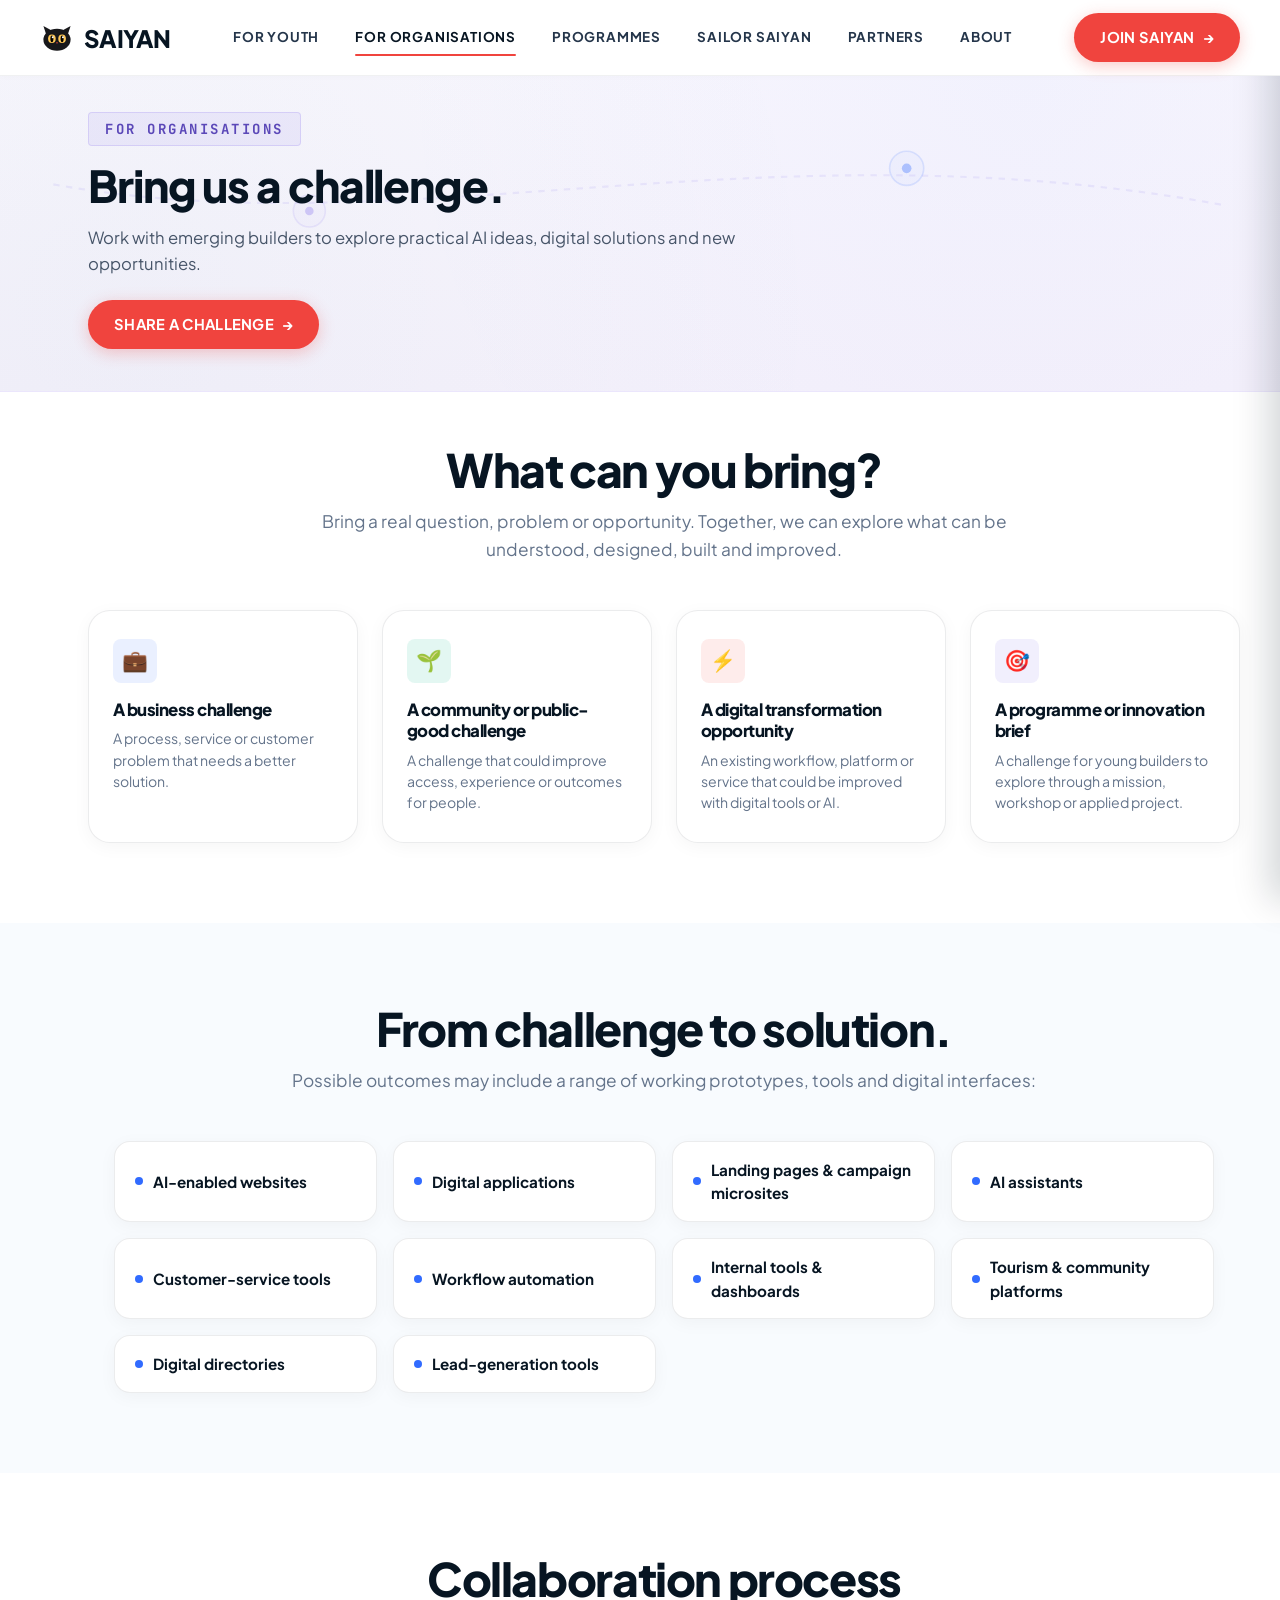
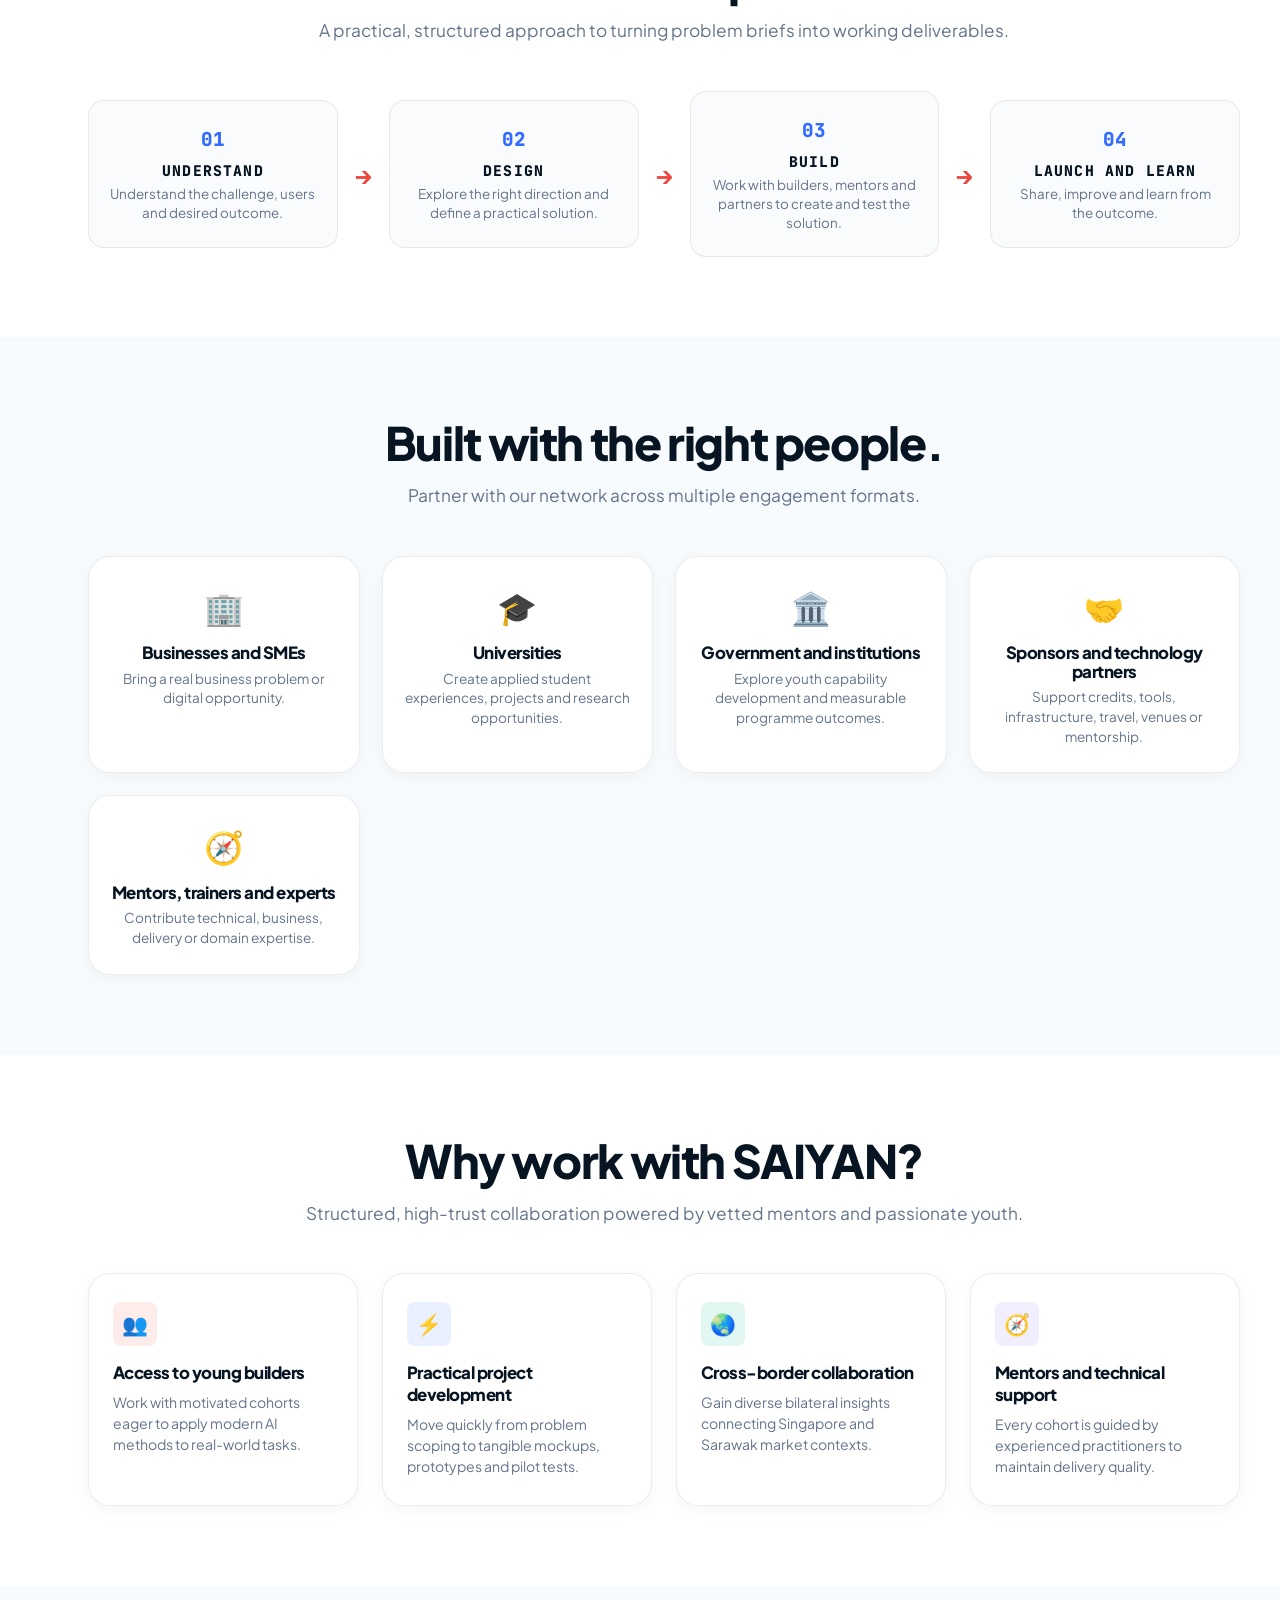
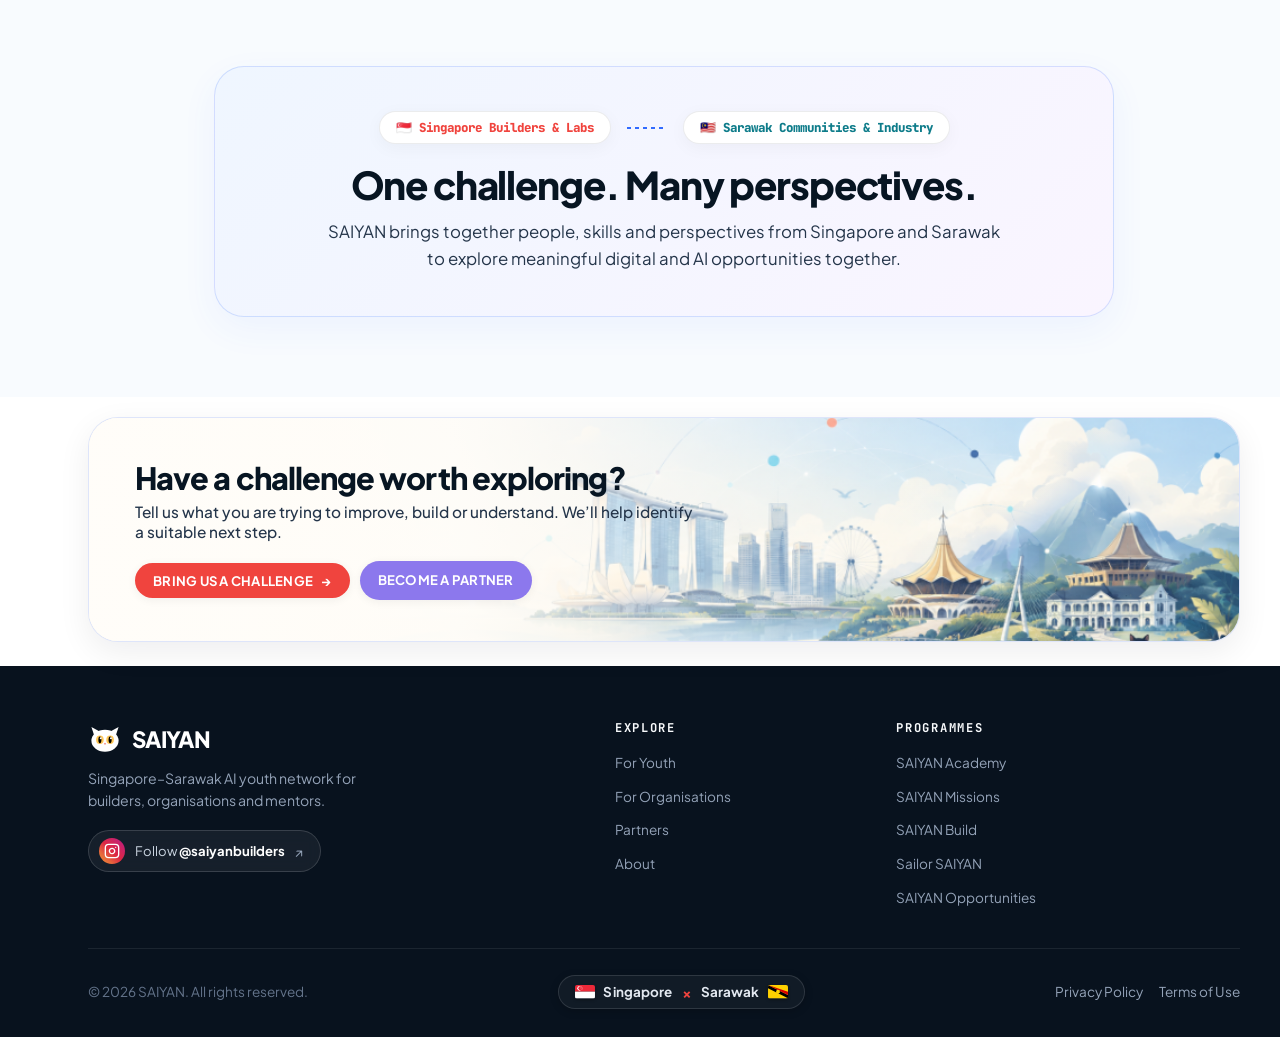
<file: organisations.html>
<!DOCTYPE html>
<html lang="en">
<head>
  <meta charset="UTF-8" />
  <meta name="viewport" content="width=device-width, initial-scale=1.0" />
  <title>SAIYAN | Singapore–Sarawak AI Youth Ambassador Network</title>
  <link rel="icon" type="image/svg+xml" href="assets/img/favicon.svg" />
  <meta name="description" content="SAIYAN connects young people in Singapore and Sarawak through practical AI skills, digital transformation, real-world projects and cross-border opportunities." />
  
  <!-- Fonts: Plus Jakarta Sans & JetBrains Mono -->
  <link rel="preconnect" href="https://fonts.googleapis.com" />
  <link rel="preconnect" href="https://fonts.gstatic.com" crossorigin />
  <link href="https://fonts.googleapis.com/css2?family=JetBrains+Mono:wght@500;700&family=Plus+Jakarta+Sans:wght@400;500;600;700;800;900&display=swap" rel="stylesheet" />
  
  <link rel="stylesheet" href="assets/styles.css" />
</head>
<body class="org-page-body">

  <!-- =========================================================================
       1. FLAT EDITORIAL HEADER & MOBILE NAVIGATION
       ========================================================================= -->
  <header class="site-header" role="banner">
    <div class="container header-inner">
      <!-- Brand & Mascot Logo -->
      <a href="index.html" class="brand-wrapper" aria-label="SAIYAN Homepage">
        <svg class="brand-mascot-head" viewBox="0 0 40 40" fill="none" xmlns="http://www.w3.org/2000/svg">
          <polygon points="8,18 4,6 17,13" fill="#18181b"/>
          <polygon points="32,18 36,6 23,13" fill="#18181b"/>
          <ellipse cx="20" cy="22" rx="16" ry="13" fill="#18181b"/>
          <ellipse cx="14" cy="21" rx="4.5" ry="5" fill="#FFC857"/>
          <ellipse cx="14" cy="21" rx="1.8" ry="4" fill="#000000"/>
          <ellipse cx="26" cy="21" rx="4.5" ry="5" fill="#FFC857"/>
          <ellipse cx="26" cy="21" rx="1.8" ry="4" fill="#000000"/>
          <circle cx="15" cy="19" r="1.2" fill="#ffffff"/>
          <circle cx="27" cy="19" r="1.2" fill="#ffffff"/>
          <polygon points="19,25 21,25 20,27" fill="#F0443E"/>
        </svg>
        <span class="brand-title">SAIYAN</span>
      </a>

      <!-- Desktop Navigation Links in exact order -->
      <nav class="main-nav" role="navigation" aria-label="Main Navigation">
        <a href="youth.html" class="nav-link ">FOR YOUTH</a>
        <a href="organisations.html" class="nav-link active">FOR ORGANISATIONS</a>
        <a href="programmes.html" class="nav-link ">PROGRAMMES</a>
        <a href="sailor-saiyan.html" class="nav-link ">SAILOR SAIYAN</a>
        <a href="index.html#partners" class="nav-link">PARTNERS</a>
        <a href="about.html" class="nav-link ">ABOUT</a>
      </nav>

      <!-- Right Header Actions (Desktop CTA + Mobile Menu Button) -->
      <div class="header-action">
        <a href="join.html" class="btn btn-coral desktop-header-cta">
          <span>JOIN SAIYAN</span>
          <span>→</span>
        </a>
        
        <button type="button" class="mobile-menu-toggle" id="mobileMenuBtn" aria-label="Toggle Navigation Menu" aria-expanded="false" aria-controls="mobileNavDrawer">
          <span class="hamburger-bar"></span>
          <span class="hamburger-bar"></span>
          <span class="hamburger-bar"></span>
        </button>
      </div>
    </div>
  </header>

  <!-- Mobile Navigation Drawer Overlay -->
  <div class="mobile-nav-backdrop" id="mobileNavBackdrop" aria-hidden="true"></div>
  <nav class="mobile-nav-drawer" id="mobileNavDrawer" aria-label="Mobile Navigation" aria-hidden="true">
    <div class="mobile-drawer-header">
      <span class="mobile-drawer-brand">SAIYAN MENU</span>
      <button type="button" class="mobile-drawer-close" id="mobileDrawerClose" aria-label="Close navigation menu">✕</button>
    </div>
    <ul class="mobile-nav-list">
      <li><a href="youth.html" class="mobile-nav-item ">FOR YOUTH</a></li>
      <li><a href="organisations.html" class="mobile-nav-item active">FOR ORGANISATIONS</a></li>
      <li><a href="programmes.html" class="mobile-nav-item ">PROGRAMMES</a></li>
      <li><a href="sailor-saiyan.html" class="mobile-nav-item ">SAILOR SAIYAN</a></li>
      <li><a href="index.html#partners" class="mobile-nav-item">PARTNERS</a></li>
      <li><a href="about.html" class="mobile-nav-item ">ABOUT</a></li>
    </ul>
    <div class="mobile-nav-footer-cta">
      <a href="join.html" class="btn btn-coral" style="width:100%; justify-content:center;">
        <span>JOIN SAIYAN</span>
        <span>→</span>
      </a>
    </div>
  </nav>

  <main id="main-content">

    <header class="page-intro-header theme-org">
      <div class="page-intro-ambient" aria-hidden="true"></div>
      <svg class="page-intro-route-svg" viewBox="0 0 1200 280" fill="none" aria-hidden="true">
        <path d="M 50 130 C 380 190, 720 70, 1150 150" stroke="rgba(140, 120, 237, 0.18)" stroke-width="2" stroke-dasharray="6 6"/>
        <circle cx="290" cy="155" r="15" fill="#8C78ED" fill-opacity="0.04" stroke="#8C78ED" stroke-width="1.5" stroke-opacity="0.2"/>
        <circle cx="290" cy="155" r="4" fill="#8C78ED" fill-opacity="0.5"/>
        <circle cx="850" cy="115" r="16" fill="#316BFF" fill-opacity="0.04" stroke="#316BFF" stroke-width="1.5" stroke-opacity="0.2"/>
        <circle cx="850" cy="115" r="4.5" fill="#316BFF" fill-opacity="0.5"/>
      </svg>

      <div class="container page-intro-container">
        <div class="page-intro-content">
          <div class="section-eyebrow eyebrow-lavender">
            <span>FOR ORGANISATIONS</span>
          </div>
          <h1 class="page-intro-title">Bring us a challenge.</h1>
          <p class="page-intro-lead">
            Work with emerging builders to explore practical AI ideas, digital solutions and new opportunities.
          </p>
          <div class="page-intro-action">
            <a href="#challenge" class="btn btn-coral">
              <span>SHARE A CHALLENGE</span>
              <span>→</span>
            </a>
          </div>
        </div>
      </div>
    </header>

    <!-- =======================================================================
         3. WHAT CAN YOU BRING? (4 Content Items)
         ======================================================================= -->
    <section class="org-section bg-white" id="what-you-can-bring">
      <div class="container">
        <div class="section-header">
          <h2 class="section-title">What can you bring?</h2>
          <p class="section-subtitle">
            Bring a real question, problem or opportunity. Together, we can explore what can be understood, designed, built and improved.
          </p>
        </div>

        <div class="org-cards-grid-4">
          <!-- 1 -->
          <div class="org-feature-card">
            <div class="card-icon-chip icon-blue">💼</div>
            <h3 class="card-feature-title">A business challenge</h3>
            <p class="card-feature-desc">A process, service or customer problem that needs a better solution.</p>
          </div>

          <!-- 2 -->
          <div class="org-feature-card">
            <div class="card-icon-chip icon-mint">🌱</div>
            <h3 class="card-feature-title">A community or public-good challenge</h3>
            <p class="card-feature-desc">A challenge that could improve access, experience or outcomes for people.</p>
          </div>

          <!-- 3 -->
          <div class="org-feature-card">
            <div class="card-icon-chip icon-coral">⚡</div>
            <h3 class="card-feature-title">A digital transformation opportunity</h3>
            <p class="card-feature-desc">An existing workflow, platform or service that could be improved with digital tools or AI.</p>
          </div>

          <!-- 4 -->
          <div class="org-feature-card">
            <div class="card-icon-chip icon-purple">🎯</div>
            <h3 class="card-feature-title">A programme or innovation brief</h3>
            <p class="card-feature-desc">A challenge for young builders to explore through a mission, workshop or applied project.</p>
          </div>
        </div>
      </div>
    </section>

    <!-- =======================================================================
         4. WHAT WE CAN BUILD TOGETHER (From challenge to solution)
         ======================================================================= -->
    <section class="org-section bg-soft-blue" id="solutions">
      <div class="container">
        <div class="section-header">
          <h2 class="section-title">From challenge to solution.</h2>
          <p class="section-subtitle">
            Possible outcomes may include a range of working prototypes, tools and digital interfaces:
          </p>
        </div>

        <div class="solutions-grid-10">
          <div class="solution-capsule"><span class="solution-dot"></span> AI-enabled websites</div>
          <div class="solution-capsule"><span class="solution-dot"></span> Digital applications</div>
          <div class="solution-capsule"><span class="solution-dot"></span> Landing pages & campaign microsites</div>
          <div class="solution-capsule"><span class="solution-dot"></span> AI assistants</div>
          <div class="solution-capsule"><span class="solution-dot"></span> Customer-service tools</div>
          <div class="solution-capsule"><span class="solution-dot"></span> Workflow automation</div>
          <div class="solution-capsule"><span class="solution-dot"></span> Internal tools & dashboards</div>
          <div class="solution-capsule"><span class="solution-dot"></span> Tourism & community platforms</div>
          <div class="solution-capsule"><span class="solution-dot"></span> Digital directories</div>
          <div class="solution-capsule"><span class="solution-dot"></span> Lead-generation tools</div>
        </div>
      </div>
    </section>

    <!-- =======================================================================
         5. COLLABORATION PROCESS (4 Connected Steps)
         ======================================================================= -->
    <section class="org-section bg-white" id="collaboration-process">
      <div class="container">
        <div class="section-header">
          <h2 class="section-title">Collaboration process</h2>
          <p class="section-subtitle">A practical, structured approach to turning problem briefs into working deliverables.</p>
        </div>

        <div class="process-steps-row">
          <div class="process-step-item">
            <div class="process-number">01</div>
            <h3 class="process-name">UNDERSTAND</h3>
            <p class="process-text">Understand the challenge, users and desired outcome.</p>
          </div>
          <div class="process-arrow" aria-hidden="true">→</div>

          <div class="process-step-item">
            <div class="process-number">02</div>
            <h3 class="process-name">DESIGN</h3>
            <p class="process-text">Explore the right direction and define a practical solution.</p>
          </div>
          <div class="process-arrow" aria-hidden="true">→</div>

          <div class="process-step-item">
            <div class="process-number">03</div>
            <h3 class="process-name">BUILD</h3>
            <p class="process-text">Work with builders, mentors and partners to create and test the solution.</p>
          </div>
          <div class="process-arrow" aria-hidden="true">→</div>

          <div class="process-step-item">
            <div class="process-number">04</div>
            <h3 class="process-name">LAUNCH AND LEARN</h3>
            <p class="process-text">Share, improve and learn from the outcome.</p>
          </div>
        </div>
      </div>
    </section>

    <!-- =======================================================================
         6. WHO WE WORK WITH (5 Organisation Groups)
         ======================================================================= -->
    <section class="org-section bg-soft-blue" id="who-we-work-with">
      <div class="container">
        <div class="section-header">
          <h2 class="section-title">Built with the right people.</h2>
          <p class="section-subtitle">Partner with our network across multiple engagement formats.</p>
        </div>

        <div class="org-groups-grid">
          <!-- 1 -->
          <div class="org-group-card">
            <div class="group-icon">🏢</div>
            <h3 class="group-title">Businesses and SMEs</h3>
            <p class="group-desc">Bring a real business problem or digital opportunity.</p>
          </div>

          <!-- 2 -->
          <div class="org-group-card">
            <div class="group-icon">🎓</div>
            <h3 class="group-title">Universities</h3>
            <p class="group-desc">Create applied student experiences, projects and research opportunities.</p>
          </div>

          <!-- 3 -->
          <div class="org-group-card">
            <div class="group-icon">🏛️</div>
            <h3 class="group-title">Government and institutions</h3>
            <p class="group-desc">Explore youth capability development and measurable programme outcomes.</p>
          </div>

          <!-- 4 -->
          <div class="org-group-card">
            <div class="group-icon">🤝</div>
            <h3 class="group-title">Sponsors and technology partners</h3>
            <p class="group-desc">Support credits, tools, infrastructure, travel, venues or mentorship.</p>
          </div>

          <!-- 5 -->
          <div class="org-group-card">
            <div class="group-icon">🧭</div>
            <h3 class="group-title">Mentors, trainers and experts</h3>
            <p class="group-desc">Contribute technical, business, delivery or domain expertise.</p>
          </div>
        </div>
      </div>
    </section>

    <!-- =======================================================================
         7. WHY WORK WITH SAIYAN? (4 Benefits)
         ======================================================================= -->
    <section class="org-section bg-white" id="why-work-with-saiyan">
      <div class="container">
        <div class="section-header">
          <h2 class="section-title">Why work with SAIYAN?</h2>
          <p class="section-subtitle">Structured, high-trust collaboration powered by vetted mentors and passionate youth.</p>
        </div>

        <div class="org-cards-grid-4">
          <div class="org-feature-card">
            <div class="card-icon-chip icon-coral">👥</div>
            <h3 class="card-feature-title">Access to young builders</h3>
            <p class="card-feature-desc">Work with motivated cohorts eager to apply modern AI methods to real-world tasks.</p>
          </div>

          <div class="org-feature-card">
            <div class="card-icon-chip icon-blue">⚡</div>
            <h3 class="card-feature-title">Practical project development</h3>
            <p class="card-feature-desc">Move quickly from problem scoping to tangible mockups, prototypes and pilot tests.</p>
          </div>

          <div class="org-feature-card">
            <div class="card-icon-chip icon-mint">🌏</div>
            <h3 class="card-feature-title">Cross-border collaboration</h3>
            <p class="card-feature-desc">Gain diverse bilateral insights connecting Singapore and Sarawak market contexts.</p>
          </div>

          <div class="org-feature-card">
            <div class="card-icon-chip icon-purple">🧭</div>
            <h3 class="card-feature-title">Mentors and technical support</h3>
            <p class="card-feature-desc">Every cohort is guided by experienced practitioners to maintain delivery quality.</p>
          </div>
        </div>
      </div>
    </section>

    <!-- =======================================================================
         8. SINGAPORE–SARAWAK CONNECTION
         ======================================================================= -->
    <section class="org-section bg-soft-blue" id="bilateral-connection">
      <div class="container">
        <div class="bilateral-box-card">
          <div class="bilateral-decor-nodes" aria-hidden="true">
            <span class="node-pill pill-sg">🇸🇬 Singapore Builders & Labs</span>
            <span class="node-line-link"></span>
            <span class="node-pill pill-swk">🇲🇾 Sarawak Communities & Industry</span>
          </div>
          <h2 class="bilateral-heading">One challenge. Many perspectives.</h2>
          <p class="bilateral-desc">
            SAIYAN brings together people, skills and perspectives from Singapore and Sarawak to explore meaningful digital and AI opportunities together.
          </p>
        </div>
      </div>
    </section>

    <!-- =======================================================================
         9. CHALLENGE CTA SECTION (Anchor: #challenge with Mock Enquiry Panel)
         ======================================================================= -->
    <section class="final-cta-section" id="final-cta">
      <div class="container">
        <div class="final-cta-card">
          <div class="final-cta-content">
            <h2 class="final-cta-title">Have a challenge worth exploring?</h2>
            <p class="final-cta-subline">Tell us what you are trying to improve, build or understand. We’ll help identify a suitable next step.</p>
            <div class="final-cta-buttons">
              <button type="button" class="btn btn-coral" id="openMockEnquiryBtn">
                 <span>BRING US A CHALLENGE</span>
                 <span>→</span>
              </button>
              <a href="index.html#partners" class="btn btn-purple">
                <span>BECOME A PARTNER</span>
              </a>
            </div>
          </div>
          <div class="final-cta-visual-wrap">
            <img src="assets/img/modal_banner.png" alt="Singapore & Sarawak AI Network" class="final-cta-illustration" />
          </div>
        </div>
      </div>
    </section>
  </main>

  <!-- =========================================================================
       10. FOOTER
       ========================================================================= -->
  <footer class="site-footer" role="contentinfo">
    <div class="container" style="position:relative; z-index:10;">
      <div class="footer-top">
        <div class="footer-brand-column">
          <a href="index.html" class="brand-wrapper" style="margin-bottom:12px; display:inline-flex;" aria-label="SAIYAN Homepage">
            <svg class="brand-mascot-head" viewBox="0 0 40 40" fill="none">
              <polygon points="8,18 4,6 17,13" fill="#ffffff"/>
              <polygon points="32,18 36,6 23,13" fill="#ffffff"/>
              <ellipse cx="20" cy="22" rx="16" ry="13" fill="#ffffff"/>
              <ellipse cx="14" cy="21" rx="4.5" ry="5" fill="#FFC857"/>
              <ellipse cx="14" cy="21" rx="1.8" ry="4" fill="#000000"/>
              <ellipse cx="26" cy="21" rx="4.5" ry="5" fill="#FFC857"/>
              <ellipse cx="26" cy="21" rx="1.8" ry="4" fill="#000000"/>
              <circle cx="15" cy="19" r="1.2" fill="#ffffff"/>
              <circle cx="27" cy="19" r="1.2" fill="#ffffff"/>
              <polygon points="19,25 21,25 20,27" fill="#F0443E"/>
            </svg>
            <span class="brand-title" style="color:#FFFFFF; font-size:1.4rem;">SAIYAN</span>
          </a>
          <p class="footer-brand-desc">
            Singapore–Sarawak AI youth network for builders, organisations and mentors.
          </p>
          <div class="footer-social-wrapper">
            <a href="https://instagram.com" target="_blank" rel="noopener noreferrer" class="footer-instagram-pill" aria-label="Follow SAIYAN on Instagram @saiyanbuilders">
              <span class="ig-gradient-icon">
                <svg viewBox="0 0 24 24" width="16" height="16" fill="none" stroke="currentColor" stroke-width="2" stroke-linecap="round" stroke-linejoin="round">
                  <rect x="2" y="2" width="20" height="20" rx="5" ry="5"></rect>
                  <path d="M16 11.37A4 4 0 1 1 12.63 8 4 4 0 0 1 16 11.37z"></path>
                  <line x1="17.5" y1="6.5" x2="17.51" y2="6.5"></line>
                </svg>
              </span>
              <span class="ig-label">Follow <strong style="color:#FFFFFF;">@saiyanbuilders</strong></span>
              <span class="ig-arrow">↗</span>
            </a>
          </div>
        </div>

        <div>
          <h4 class="footer-heading">EXPLORE</h4>
          <ul class="footer-links">
            <li><a href="youth.html">For Youth</a></li>
            <li><a href="organisations.html">For Organisations</a></li>
            <li><a href="index.html#partners">Partners</a></li>
            <li><a href="about.html">About</a></li>
          </ul>
        </div>

        <div>
          <h4 class="footer-heading">PROGRAMMES</h4>
          <ul class="footer-links">
            <li><a href="programmes.html">SAIYAN Academy</a></li>
            <li><a href="programmes.html">SAIYAN Missions</a></li>
            <li><a href="programmes.html">SAIYAN Build</a></li>
            <li><a href="programmes.html">Sailor SAIYAN</a></li>
            <li><a href="programmes.html">SAIYAN Opportunities</a></li>
          </ul>
        </div>

        
      </div>

      <div class="footer-bottom">
        <div class="footer-copyright">&copy; 2026 SAIYAN. All rights reserved.</div>
        <div class="footer-region-badge">
          <svg class="flag-svg" viewBox="0 0 24 16" width="20" height="13.3" fill="none" xmlns="http://www.w3.org/2000/svg">
  <rect width="24" height="8" fill="#ED2939"/>
  <rect y="8" width="24" height="8" fill="#FFFFFF"/>
  <circle cx="5.5" cy="4" r="2.8" fill="#FFFFFF"/>
  <circle cx="6.5" cy="4" r="2.5" fill="#ED2939"/>
  <circle cx="8" cy="2.5" r="0.4" fill="#FFFFFF"/>
  <circle cx="9" cy="3.5" r="0.4" fill="#FFFFFF"/>
  <circle cx="8.6" cy="4.8" r="0.4" fill="#FFFFFF"/>
  <circle cx="7.4" cy="4.8" r="0.4" fill="#FFFFFF"/>
  <circle cx="7" cy="3.5" r="0.4" fill="#FFFFFF"/>
</svg>
          <span class="region-text">Singapore</span>
          <span class="region-cross">×</span>
          <span class="region-text">Sarawak</span>
          <svg class="flag-svg" viewBox="0 0 24 16" width="20" height="13.3" fill="none" xmlns="http://www.w3.org/2000/svg">
  <!-- Yellow Field -->
  <rect width="24" height="16" fill="#FFD100"/>
  <!-- Diagonal Black Stripe -->
  <polygon points="0,0 24,12 24,16 0,4" fill="#000000"/>
  <!-- Diagonal Red Stripe -->
  <polygon points="0,4 24,16 24,16 0,16" fill="#D90000" opacity="0"/>
  <polygon points="0,0 24,12 24,8 0,0" fill="#D90000"/>
  <!-- 9-pointed Yellow Star in Center -->
  <circle cx="12" cy="8" r="2.2" fill="#FFD100"/>
  <!-- Precise 9-point star shape -->
  <path d="M 12 5.6 L 12.6 7.2 L 14.2 6.8 L 13.2 8.1 L 14.4 9.3 L 12.8 9.5 L 12 11 L 11.2 9.5 L 9.6 9.3 L 10.8 8.1 L 9.8 6.8 L 11.4 7.2 Z" fill="#FFD100"/>
</svg>
        </div>
        <div class="footer-legal-links">
          <a href="privacy.html">Privacy Policy</a>
          <a href="terms.html">Terms of Use</a>
        </div>
      </div>
    </div>
  </footer>

  <!-- Mock Challenge Brief Modal Placeholder -->
  <div class="modal-overlay" id="mockEnquiryModal" role="dialog" aria-modal="true" aria-labelledby="enquiryTitle">
    <div class="modal-card">
      <button class="modal-close-btn" id="modalCloseBtn" aria-label="Close modal">✕</button>
      <h3 class="modal-title" id="enquiryTitle">Bring Us a Challenge</h3>
      <p class="modal-subtitle">Organisation Enquiry Portal (Preview State)</p>
      <div id="modalBody">
        <p style="color:var(--text-secondary-navy); line-height:1.6; font-size:0.92rem; margin-bottom:16px;">
          Thank you for exploring a challenge with SAIYAN! Real backend enquiry processing is currently undergoing private beta onboarding.
        </p>
        <div style="background:#FAFBFD; border:1px solid var(--border-light); border-radius:var(--radius-sm); padding:14px 18px; margin-bottom:18px;">
          <p style="font-family:var(--font-mono); font-size:0.8rem; color:var(--text-muted); margin:0;">
            Direct inquiries can be coordinated via our network facilitators at <strong style="color:var(--text-deep-navy);">hello@saiyanbuilders.org</strong>.
          </p>
        </div>
        <button type="button" class="btn btn-coral" style="width:100%;" onclick="document.getElementById('mockEnquiryModal').classList.remove('is-active'); document.body.style.overflow='';">
          <span>Got it</span>
        </button>
      </div>
    </div>
  </div>

  <script src="assets/organisations.js"></script>

  <script>
    document.addEventListener('DOMContentLoaded', () => {
      const menuBtn = document.getElementById('mobileMenuBtn');
      const closeBtn = document.getElementById('mobileDrawerClose');
      const drawer = document.getElementById('mobileNavDrawer');
      const backdrop = document.getElementById('mobileNavBackdrop');
      const navLinks = document.querySelectorAll('.mobile-nav-item, .mobile-nav-footer-cta a');

      function openMenu() {
        if (!drawer || !backdrop || !menuBtn) return;
        drawer.classList.add('is-open');
        backdrop.classList.add('is-open');
        menuBtn.setAttribute('aria-expanded', 'true');
        drawer.setAttribute('aria-hidden', 'false');
        document.body.classList.add('mobile-nav-locked');
      }

      function closeMenu() {
        if (!drawer || !backdrop || !menuBtn) return;
        drawer.classList.remove('is-open');
        backdrop.classList.remove('is-open');
        menuBtn.setAttribute('aria-expanded', 'false');
        drawer.setAttribute('aria-hidden', 'true');
        document.body.classList.remove('mobile-nav-locked');
      }

      if (menuBtn) menuBtn.addEventListener('click', openMenu);
      if (closeBtn) closeBtn.addEventListener('click', closeMenu);
      if (backdrop) backdrop.addEventListener('click', closeMenu);

      navLinks.forEach(link => {
        link.addEventListener('click', closeMenu);
      });

      document.addEventListener('keydown', (e) => {
        if (e.key === 'Escape' && drawer && drawer.classList.contains('is-open')) {
          closeMenu();
        }
      });
    });
  </script>
</body>
</html>
</file>
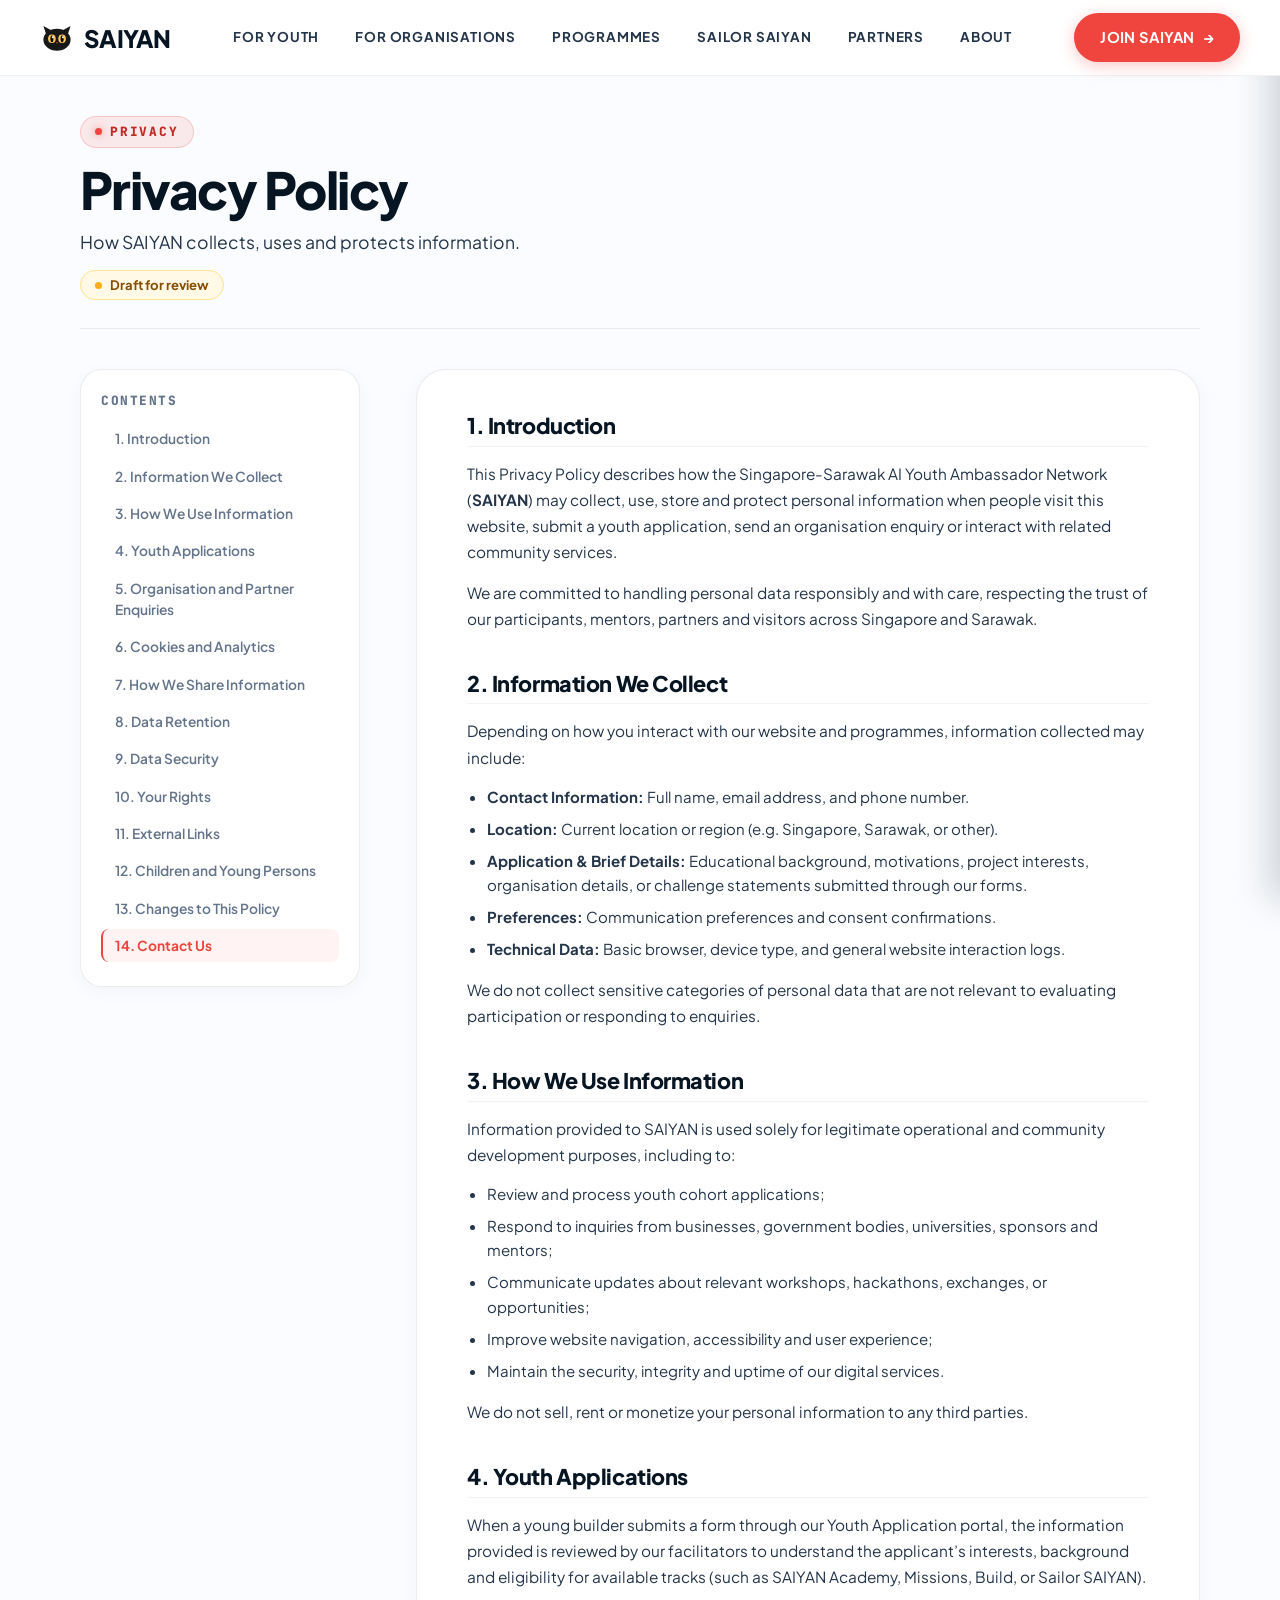
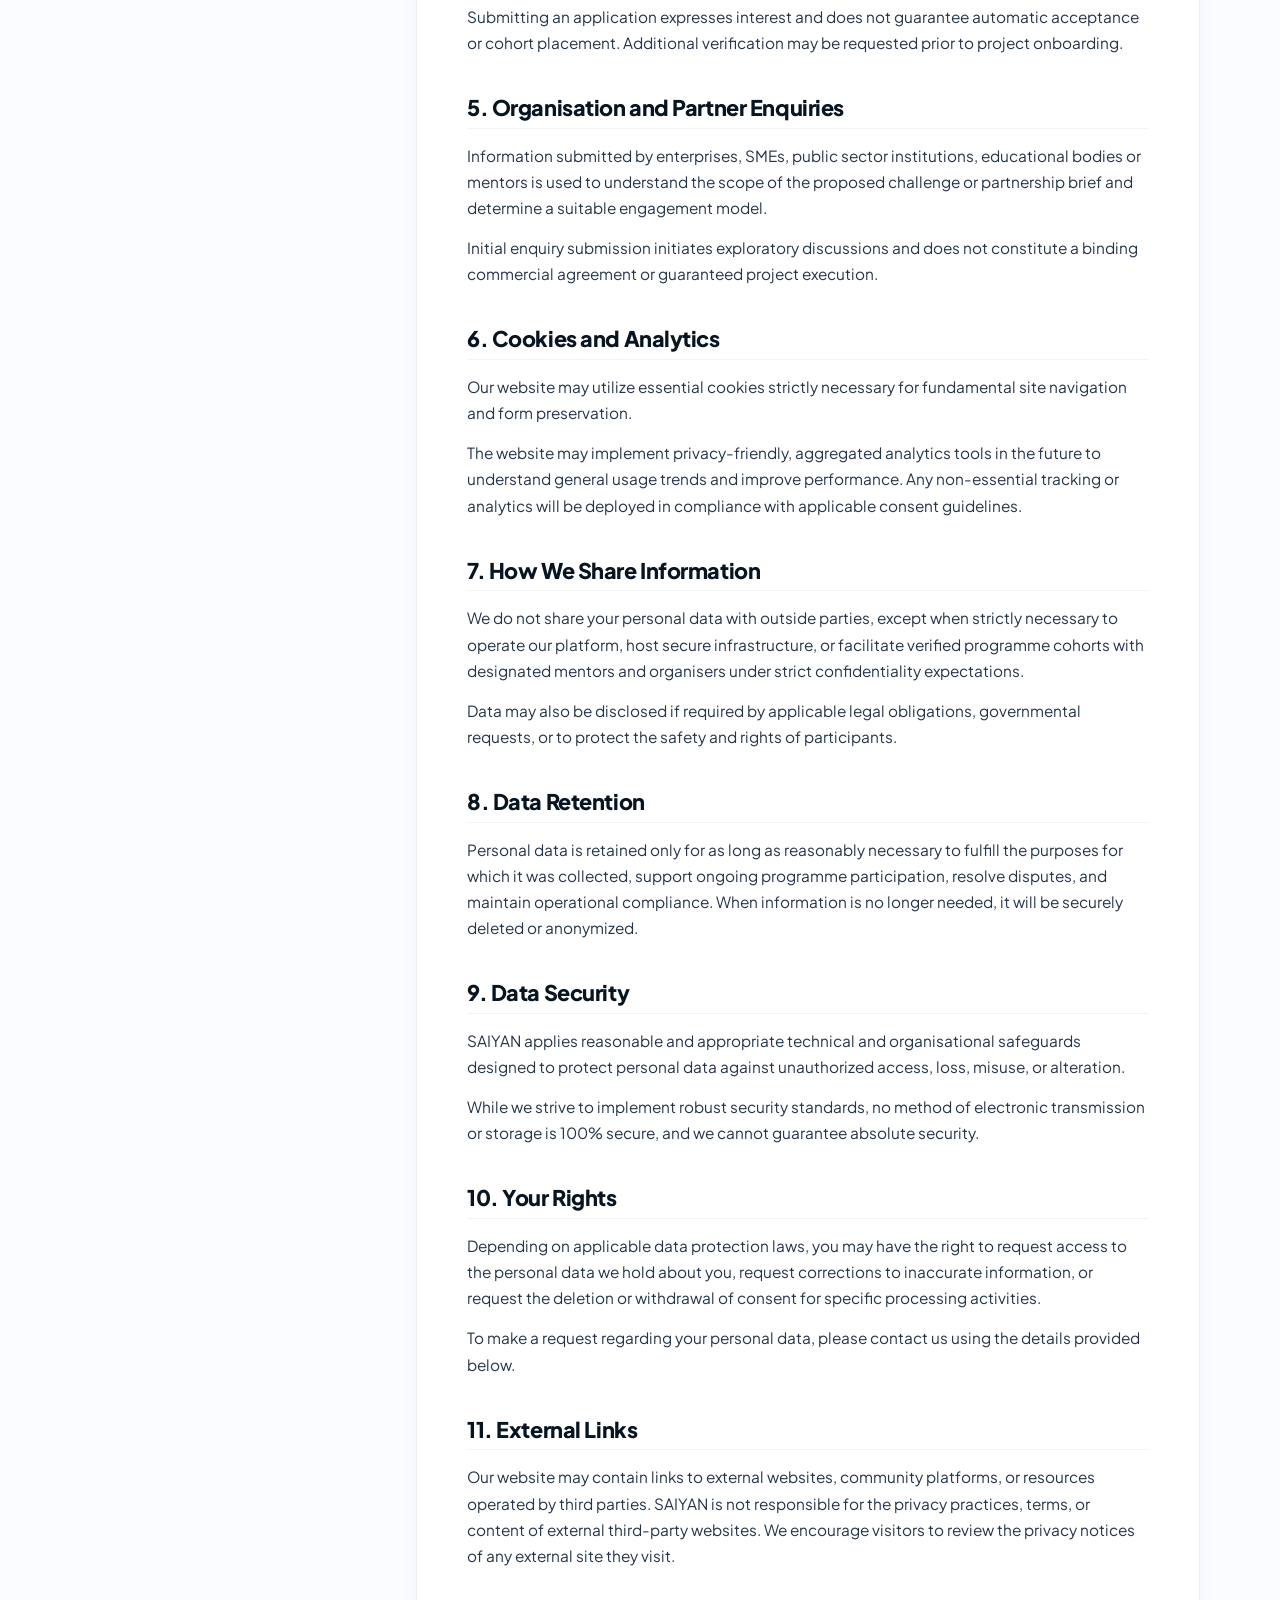
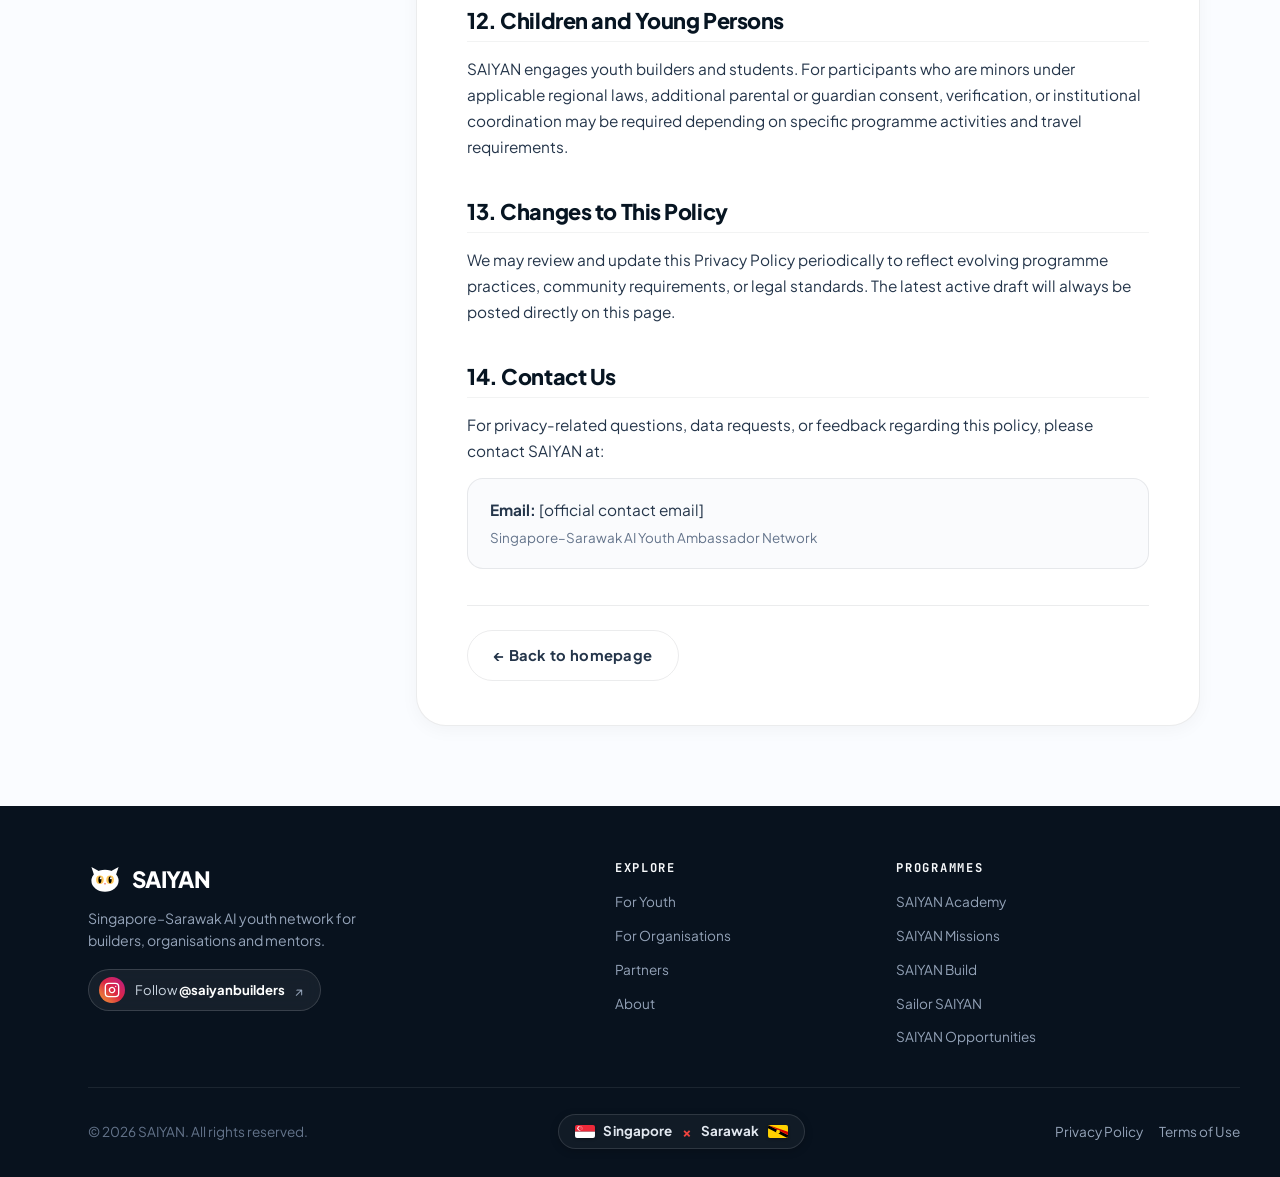
<file: privacy.html>
<!DOCTYPE html>
<html lang="en">
<head>
  <meta charset="UTF-8" />
  <meta name="viewport" content="width=device-width, initial-scale=1.0" />
  <title>SAIYAN | Singapore–Sarawak AI Youth Ambassador Network</title>
  <link rel="icon" type="image/svg+xml" href="assets/img/favicon.svg" />
  <meta name="description" content="SAIYAN connects young people in Singapore and Sarawak through practical AI skills, digital transformation, real-world projects and cross-border opportunities." />
  
  <!-- Fonts: Plus Jakarta Sans & JetBrains Mono -->
  <link rel="preconnect" href="https://fonts.googleapis.com" />
  <link rel="preconnect" href="https://fonts.gstatic.com" crossorigin />
  <link href="https://fonts.googleapis.com/css2?family=JetBrains+Mono:wght@500;700&family=Plus+Jakarta+Sans:wght@400;500;600;700;800;900&display=swap" rel="stylesheet" />
  
  <link rel="stylesheet" href="assets/styles.css" />
</head>
<body class="privacy-page-body">

  <!-- =========================================================================
       1. HEADER (Consistent with Website Navigation Rules)
       ========================================================================= -->
    <!-- =========================================================================
       1. FLAT EDITORIAL HEADER & MOBILE NAVIGATION
       ========================================================================= -->
  <header class="site-header" role="banner">
    <div class="container header-inner">
      <!-- Brand & Mascot Logo -->
      <a href="index.html" class="brand-wrapper" aria-label="SAIYAN Homepage">
        <svg class="brand-mascot-head" viewBox="0 0 40 40" fill="none" xmlns="http://www.w3.org/2000/svg">
          <polygon points="8,18 4,6 17,13" fill="#18181b"/>
          <polygon points="32,18 36,6 23,13" fill="#18181b"/>
          <ellipse cx="20" cy="22" rx="16" ry="13" fill="#18181b"/>
          <ellipse cx="14" cy="21" rx="4.5" ry="5" fill="#FFC857"/>
          <ellipse cx="14" cy="21" rx="1.8" ry="4" fill="#000000"/>
          <ellipse cx="26" cy="21" rx="4.5" ry="5" fill="#FFC857"/>
          <ellipse cx="26" cy="21" rx="1.8" ry="4" fill="#000000"/>
          <circle cx="15" cy="19" r="1.2" fill="#ffffff"/>
          <circle cx="27" cy="19" r="1.2" fill="#ffffff"/>
          <polygon points="19,25 21,25 20,27" fill="#F0443E"/>
        </svg>
        <span class="brand-title">SAIYAN</span>
      </a>

      <!-- Desktop Navigation Links in exact order -->
      <nav class="main-nav" role="navigation" aria-label="Main Navigation">
        <a href="youth.html" class="nav-link ">FOR YOUTH</a>
        <a href="organisations.html" class="nav-link ">FOR ORGANISATIONS</a>
        <a href="programmes.html" class="nav-link ">PROGRAMMES</a>
        <a href="sailor-saiyan.html" class="nav-link ">SAILOR SAIYAN</a>
        <a href="index.html#partners" class="nav-link">PARTNERS</a>
        <a href="about.html" class="nav-link ">ABOUT</a>
      </nav>

      <!-- Right Header Actions (Desktop CTA + Mobile Menu Button) -->
      <div class="header-action">
        <a href="join.html" class="btn btn-coral desktop-header-cta">
          <span>JOIN SAIYAN</span>
          <span>→</span>
        </a>
        
        <button type="button" class="mobile-menu-toggle" id="mobileMenuBtn" aria-label="Toggle Navigation Menu" aria-expanded="false" aria-controls="mobileNavDrawer">
          <span class="hamburger-bar"></span>
          <span class="hamburger-bar"></span>
          <span class="hamburger-bar"></span>
        </button>
      </div>
    </div>
  </header>

  <!-- Mobile Navigation Drawer Overlay -->
  <div class="mobile-nav-backdrop" id="mobileNavBackdrop" aria-hidden="true"></div>
  <nav class="mobile-nav-drawer" id="mobileNavDrawer" aria-label="Mobile Navigation" aria-hidden="true">
    <div class="mobile-drawer-header">
      <span class="mobile-drawer-brand">SAIYAN MENU</span>
      <button type="button" class="mobile-drawer-close" id="mobileDrawerClose" aria-label="Close navigation menu">✕</button>
    </div>
    <ul class="mobile-nav-list">
      <li><a href="youth.html" class="mobile-nav-item ">FOR YOUTH</a></li>
      <li><a href="organisations.html" class="mobile-nav-item ">FOR ORGANISATIONS</a></li>
      <li><a href="programmes.html" class="mobile-nav-item ">PROGRAMMES</a></li>
      <li><a href="sailor-saiyan.html" class="mobile-nav-item ">SAILOR SAIYAN</a></li>
      <li><a href="index.html#partners" class="mobile-nav-item">PARTNERS</a></li>
      <li><a href="about.html" class="mobile-nav-item ">ABOUT</a></li>
    </ul>
    <div class="mobile-nav-footer-cta">
      <a href="join.html" class="btn btn-coral" style="width:100%; justify-content:center;">
        <span>JOIN SAIYAN</span>
        <span>→</span>
      </a>
    </div>
  </nav>

  <main id="main-content">
    <div class="privacy-container">
      
      <!-- Privacy Header Banner -->
      <div class="privacy-page-header">
        <div class="join-eyebrow eyebrow-coral" style="margin-bottom: 12px;">
          <span class="eyebrow-dot"></span>
          <span>PRIVACY</span>
        </div>
        <h1 class="privacy-main-title">Privacy Policy</h1>
        <p class="privacy-main-subline">How SAIYAN collects, uses and protects information.</p>
        <div class="privacy-status-pill">
          <span class="status-indicator-dot"></span>
          <span>Draft for review</span>
        </div>
      </div>

      <!-- Mobile Table of Contents Dropdown -->
      <div class="mobile-toc-toggle-container">
        <button type="button" class="mobile-toc-btn" id="mobileTocBtn" aria-expanded="false" aria-controls="mobileTocMenu">
          <span>Table of Contents</span>
          <span class="toc-toggle-arrow">▾</span>
        </button>
        <nav class="mobile-toc-menu" id="mobileTocMenu" aria-label="Mobile Table of contents" hidden>
          <ul class="mobile-toc-list">
            <li><a href="#introduction" class="mobile-toc-link">1. Introduction</a></li>
            <li><a href="#information-we-collect" class="mobile-toc-link">2. Information We Collect</a></li>
            <li><a href="#how-we-use-information" class="mobile-toc-link">3. How We Use Information</a></li>
            <li><a href="#youth-applications" class="mobile-toc-link">4. Youth Applications</a></li>
            <li><a href="#organisation-enquiries" class="mobile-toc-link">5. Organisation and Partner Enquiries</a></li>
            <li><a href="#cookies-analytics" class="mobile-toc-link">6. Cookies and Analytics</a></li>
            <li><a href="#how-we-share-information" class="mobile-toc-link">7. How We Share Information</a></li>
            <li><a href="#data-retention" class="mobile-toc-link">8. Data Retention</a></li>
            <li><a href="#data-security" class="mobile-toc-link">9. Data Security</a></li>
            <li><a href="#your-rights" class="mobile-toc-link">10. Your Rights</a></li>
            <li><a href="#external-links" class="mobile-toc-link">11. External Links</a></li>
            <li><a href="#children-young-persons" class="mobile-toc-link">12. Children and Young Persons</a></li>
            <li><a href="#changes-to-policy" class="mobile-toc-link">13. Changes to This Policy</a></li>
            <li><a href="#contact-us" class="mobile-toc-link">14. Contact Us</a></li>
          </ul>
        </nav>
      </div>

      <!-- Two-Column Layout -->
      <div class="privacy-layout-grid">
        
        <!-- Left Column: Sticky Desktop Table of Contents -->
        <aside class="privacy-sidebar" aria-label="Table of contents">
          <div class="sticky-toc-box">
            <h2 class="toc-sidebar-heading">Contents</h2>
            <nav class="toc-nav" aria-label="Document Sections">
              <ul class="toc-nav-list" id="desktopTocList">
                <li><a href="#introduction" class="toc-nav-link active">1. Introduction</a></li>
                <li><a href="#information-we-collect" class="toc-nav-link">2. Information We Collect</a></li>
                <li><a href="#how-we-use-information" class="toc-nav-link">3. How We Use Information</a></li>
                <li><a href="#youth-applications" class="toc-nav-link">4. Youth Applications</a></li>
                <li><a href="#organisation-enquiries" class="toc-nav-link">5. Organisation and Partner Enquiries</a></li>
                <li><a href="#cookies-analytics" class="toc-nav-link">6. Cookies and Analytics</a></li>
                <li><a href="#how-we-share-information" class="toc-nav-link">7. How We Share Information</a></li>
                <li><a href="#data-retention" class="toc-nav-link">8. Data Retention</a></li>
                <li><a href="#data-security" class="toc-nav-link">9. Data Security</a></li>
                <li><a href="#your-rights" class="toc-nav-link">10. Your Rights</a></li>
                <li><a href="#external-links" class="toc-nav-link">11. External Links</a></li>
                <li><a href="#children-young-persons" class="toc-nav-link">12. Children and Young Persons</a></li>
                <li><a href="#changes-to-policy" class="toc-nav-link">13. Changes to This Policy</a></li>
                <li><a href="#contact-us" class="toc-nav-link">14. Contact Us</a></li>
              </ul>
            </nav>
          </div>
        </aside>

        <!-- Right Column: Readable Policy Document -->
        <article class="privacy-content-article">
          
          <!-- 1. Introduction -->
          <section class="policy-section" id="introduction">
            <h2 class="policy-section-title">1. Introduction</h2>
            <p>
              This Privacy Policy describes how the Singapore-Sarawak AI Youth Ambassador Network (<strong>SAIYAN</strong>) may collect, use, store and protect personal information when people visit this website, submit a youth application, send an organisation enquiry or interact with related community services.
            </p>
            <p>
              We are committed to handling personal data responsibly and with care, respecting the trust of our participants, mentors, partners and visitors across Singapore and Sarawak.
            </p>
          </section>

          <!-- 2. Information We Collect -->
          <section class="policy-section" id="information-we-collect">
            <h2 class="policy-section-title">2. Information We Collect</h2>
            <p>Depending on how you interact with our website and programmes, information collected may include:</p>
            <ul class="policy-bullet-list">
              <li><strong>Contact Information:</strong> Full name, email address, and phone number.</li>
              <li><strong>Location:</strong> Current location or region (e.g. Singapore, Sarawak, or other).</li>
              <li><strong>Application & Brief Details:</strong> Educational background, motivations, project interests, organisation details, or challenge statements submitted through our forms.</li>
              <li><strong>Preferences:</strong> Communication preferences and consent confirmations.</li>
              <li><strong>Technical Data:</strong> Basic browser, device type, and general website interaction logs.</li>
            </ul>
            <p>We do not collect sensitive categories of personal data that are not relevant to evaluating participation or responding to enquiries.</p>
          </section>

          <!-- 3. How We Use Information -->
          <section class="policy-section" id="how-we-use-information">
            <h2 class="policy-section-title">3. How We Use Information</h2>
            <p>Information provided to SAIYAN is used solely for legitimate operational and community development purposes, including to:</p>
            <ul class="policy-bullet-list">
              <li>Review and process youth cohort applications;</li>
              <li>Respond to inquiries from businesses, government bodies, universities, sponsors and mentors;</li>
              <li>Communicate updates about relevant workshops, hackathons, exchanges, or opportunities;</li>
              <li>Improve website navigation, accessibility and user experience;</li>
              <li>Maintain the security, integrity and uptime of our digital services.</li>
            </ul>
            <p>We do not sell, rent or monetize your personal information to any third parties.</p>
          </section>

          <!-- 4. Youth Applications -->
          <section class="policy-section" id="youth-applications">
            <h2 class="policy-section-title">4. Youth Applications</h2>
            <p>
              When a young builder submits a form through our Youth Application portal, the information provided is reviewed by our facilitators to understand the applicant’s interests, background and eligibility for available tracks (such as SAIYAN Academy, Missions, Build, or Sailor SAIYAN).
            </p>
            <p>
              Submitting an application expresses interest and does not guarantee automatic acceptance or cohort placement. Additional verification may be requested prior to project onboarding.
            </p>
          </section>

          <!-- 5. Organisation and Partner Enquiries -->
          <section class="policy-section" id="organisation-enquiries">
            <h2 class="policy-section-title">5. Organisation and Partner Enquiries</h2>
            <p>
              Information submitted by enterprises, SMEs, public sector institutions, educational bodies or mentors is used to understand the scope of the proposed challenge or partnership brief and determine a suitable engagement model.
            </p>
            <p>
              Initial enquiry submission initiates exploratory discussions and does not constitute a binding commercial agreement or guaranteed project execution.
            </p>
          </section>

          <!-- 6. Cookies and Analytics -->
          <section class="policy-section" id="cookies-analytics">
            <h2 class="policy-section-title">6. Cookies and Analytics</h2>
            <p>
              Our website may utilize essential cookies strictly necessary for fundamental site navigation and form preservation. 
            </p>
            <p>
              The website may implement privacy-friendly, aggregated analytics tools in the future to understand general usage trends and improve performance. Any non-essential tracking or analytics will be deployed in compliance with applicable consent guidelines.
            </p>
          </section>

          <!-- 7. How We Share Information -->
          <section class="policy-section" id="how-we-share-information">
            <h2 class="policy-section-title">7. How We Share Information</h2>
            <p>
              We do not share your personal data with outside parties, except when strictly necessary to operate our platform, host secure infrastructure, or facilitate verified programme cohorts with designated mentors and organisers under strict confidentiality expectations.
            </p>
            <p>
              Data may also be disclosed if required by applicable legal obligations, governmental requests, or to protect the safety and rights of participants.
            </p>
          </section>

          <!-- 8. Data Retention -->
          <section class="policy-section" id="data-retention">
            <h2 class="policy-section-title">8. Data Retention</h2>
            <p>
              Personal data is retained only for as long as reasonably necessary to fulfill the purposes for which it was collected, support ongoing programme participation, resolve disputes, and maintain operational compliance. When information is no longer needed, it will be securely deleted or anonymized.
            </p>
          </section>

          <!-- 9. Data Security -->
          <section class="policy-section" id="data-security">
            <h2 class="policy-section-title">9. Data Security</h2>
            <p>
              SAIYAN applies reasonable and appropriate technical and organisational safeguards designed to protect personal data against unauthorized access, loss, misuse, or alteration. 
            </p>
            <p>
              While we strive to implement robust security standards, no method of electronic transmission or storage is 100% secure, and we cannot guarantee absolute security.
            </p>
          </section>

          <!-- 10. Your Rights -->
          <section class="policy-section" id="your-rights">
            <h2 class="policy-section-title">10. Your Rights</h2>
            <p>
              Depending on applicable data protection laws, you may have the right to request access to the personal data we hold about you, request corrections to inaccurate information, or request the deletion or withdrawal of consent for specific processing activities.
            </p>
            <p>
              To make a request regarding your personal data, please contact us using the details provided below.
            </p>
          </section>

          <!-- 11. External Links -->
          <section class="policy-section" id="external-links">
            <h2 class="policy-section-title">11. External Links</h2>
            <p>
              Our website may contain links to external websites, community platforms, or resources operated by third parties. SAIYAN is not responsible for the privacy practices, terms, or content of external third-party websites. We encourage visitors to review the privacy notices of any external site they visit.
            </p>
          </section>

          <!-- 12. Children and Young Persons -->
          <section class="policy-section" id="children-young-persons">
            <h2 class="policy-section-title">12. Children and Young Persons</h2>
            <p>
              SAIYAN engages youth builders and students. For participants who are minors under applicable regional laws, additional parental or guardian consent, verification, or institutional coordination may be required depending on specific programme activities and travel requirements.
            </p>
          </section>

          <!-- 13. Changes to This Policy -->
          <section class="policy-section" id="changes-to-policy">
            <h2 class="policy-section-title">13. Changes to This Policy</h2>
            <p>
              We may review and update this Privacy Policy periodically to reflect evolving programme practices, community requirements, or legal standards. The latest active draft will always be posted directly on this page.
            </p>
          </section>

          <!-- 14. Contact Us -->
          <section class="policy-section" id="contact-us">
            <h2 class="policy-section-title">14. Contact Us</h2>
            <p>
              For privacy-related questions, data requests, or feedback regarding this policy, please contact SAIYAN at:
            </p>
            <div class="policy-contact-box">
              <p class="contact-email-placeholder"><strong>Email:</strong> [official contact email]</p>
              <p class="contact-note">Singapore–Sarawak AI Youth Ambassador Network</p>
            </div>
          </section>

          <!-- Bottom Navigation Link -->
          <div class="privacy-bottom-nav">
            <a href="index.html" class="btn btn-outline"><span>← Back to homepage</span></a>
          </div>

        </article>

      </div>
    </div>
  </main>

  <!-- =========================================================================
       3. SITE FOOTER (Consistent across all pages)
       ========================================================================= -->
  <footer class="site-footer" role="contentinfo">
    <div class="container" style="position:relative; z-index:10;">
      <div class="footer-top">
        <div class="footer-brand-column">
          <a href="index.html" class="brand-wrapper" style="margin-bottom:12px; display:inline-flex;" aria-label="SAIYAN Homepage">
            <svg class="brand-mascot-head" viewBox="0 0 40 40" fill="none">
              <polygon points="8,18 4,6 17,13" fill="#ffffff"/>
              <polygon points="32,18 36,6 23,13" fill="#ffffff"/>
              <ellipse cx="20" cy="22" rx="16" ry="13" fill="#ffffff"/>
              <ellipse cx="14" cy="21" rx="4.5" ry="5" fill="#FFC857"/>
              <ellipse cx="14" cy="21" rx="1.8" ry="4" fill="#000000"/>
              <ellipse cx="26" cy="21" rx="4.5" ry="5" fill="#FFC857"/>
              <ellipse cx="26" cy="21" rx="1.8" ry="4" fill="#000000"/>
              <circle cx="15" cy="19" r="1.2" fill="#ffffff"/>
              <circle cx="27" cy="19" r="1.2" fill="#ffffff"/>
              <polygon points="19,25 21,25 20,27" fill="#F0443E"/>
            </svg>
            <span class="brand-title" style="color:#FFFFFF; font-size:1.4rem;">SAIYAN</span>
          </a>
          <p class="footer-brand-desc">
            Singapore–Sarawak AI youth network for builders, organisations and mentors.
          </p>
          <div class="footer-social-wrapper">
            <a href="https://instagram.com" target="_blank" rel="noopener noreferrer" class="footer-instagram-pill" aria-label="Follow SAIYAN on Instagram @saiyanbuilders">
              <span class="ig-gradient-icon">
                <svg viewBox="0 0 24 24" width="16" height="16" fill="none" stroke="currentColor" stroke-width="2" stroke-linecap="round" stroke-linejoin="round">
                  <rect x="2" y="2" width="20" height="20" rx="5" ry="5"></rect>
                  <path d="M16 11.37A4 4 0 1 1 12.63 8 4 4 0 0 1 16 11.37z"></path>
                  <line x1="17.5" y1="6.5" x2="17.51" y2="6.5"></line>
                </svg>
              </span>
              <span class="ig-label">Follow <strong style="color:#FFFFFF;">@saiyanbuilders</strong></span>
              <span class="ig-arrow">↗</span>
            </a>
          </div>
        </div>

        <div>
          <h4 class="footer-heading">EXPLORE</h4>
          <ul class="footer-links">
            <li><a href="youth.html">For Youth</a></li>
            <li><a href="organisations.html">For Organisations</a></li>
            <li><a href="index.html#partners">Partners</a></li>
            <li><a href="about.html">About</a></li>
          </ul>
        </div>

        <div>
          <h4 class="footer-heading">PROGRAMMES</h4>
          <ul class="footer-links">
            <li><a href="programmes.html">SAIYAN Academy</a></li>
            <li><a href="programmes.html">SAIYAN Missions</a></li>
            <li><a href="programmes.html">SAIYAN Build</a></li>
            <li><a href="programmes.html">Sailor SAIYAN</a></li>
            <li><a href="programmes.html">SAIYAN Opportunities</a></li>
          </ul>
        </div>

        
      </div>

      <div class="footer-bottom">
        <div class="footer-copyright">&copy; 2026 SAIYAN. All rights reserved.</div>
        <div class="footer-region-badge">
          <svg class="flag-svg" viewBox="0 0 24 16" width="20" height="13.3" fill="none" xmlns="http://www.w3.org/2000/svg">
  <rect width="24" height="8" fill="#ED2939"/>
  <rect y="8" width="24" height="8" fill="#FFFFFF"/>
  <circle cx="5.5" cy="4" r="2.8" fill="#FFFFFF"/>
  <circle cx="6.5" cy="4" r="2.5" fill="#ED2939"/>
  <circle cx="8" cy="2.5" r="0.4" fill="#FFFFFF"/>
  <circle cx="9" cy="3.5" r="0.4" fill="#FFFFFF"/>
  <circle cx="8.6" cy="4.8" r="0.4" fill="#FFFFFF"/>
  <circle cx="7.4" cy="4.8" r="0.4" fill="#FFFFFF"/>
  <circle cx="7" cy="3.5" r="0.4" fill="#FFFFFF"/>
</svg>
          <span class="region-text">Singapore</span>
          <span class="region-cross">×</span>
          <span class="region-text">Sarawak</span>
          <svg class="flag-svg" viewBox="0 0 24 16" width="20" height="13.3" fill="none" xmlns="http://www.w3.org/2000/svg">
  <!-- Yellow Field -->
  <rect width="24" height="16" fill="#FFD100"/>
  <!-- Diagonal Black Stripe -->
  <polygon points="0,0 24,12 24,16 0,4" fill="#000000"/>
  <!-- Diagonal Red Stripe -->
  <polygon points="0,4 24,16 24,16 0,16" fill="#D90000" opacity="0"/>
  <polygon points="0,0 24,12 24,8 0,0" fill="#D90000"/>
  <!-- 9-pointed Yellow Star in Center -->
  <circle cx="12" cy="8" r="2.2" fill="#FFD100"/>
  <!-- Precise 9-point star shape -->
  <path d="M 12 5.6 L 12.6 7.2 L 14.2 6.8 L 13.2 8.1 L 14.4 9.3 L 12.8 9.5 L 12 11 L 11.2 9.5 L 9.6 9.3 L 10.8 8.1 L 9.8 6.8 L 11.4 7.2 Z" fill="#FFD100"/>
</svg>
        </div>
        <div class="footer-legal-links">
          <a href="privacy.html">Privacy Policy</a>
          <a href="terms.html">Terms of Use</a>
        </div>
      </div>
    </div>
  </footer>

  <script src="assets/privacy.js"></script>

  <script>
    document.addEventListener('DOMContentLoaded', () => {
      const menuBtn = document.getElementById('mobileMenuBtn');
      const closeBtn = document.getElementById('mobileDrawerClose');
      const drawer = document.getElementById('mobileNavDrawer');
      const backdrop = document.getElementById('mobileNavBackdrop');
      const navLinks = document.querySelectorAll('.mobile-nav-item, .mobile-nav-footer-cta a');

      function openMenu() {
        if (!drawer || !backdrop || !menuBtn) return;
        drawer.classList.add('is-open');
        backdrop.classList.add('is-open');
        menuBtn.setAttribute('aria-expanded', 'true');
        drawer.setAttribute('aria-hidden', 'false');
        document.body.classList.add('mobile-nav-locked');
      }

      function closeMenu() {
        if (!drawer || !backdrop || !menuBtn) return;
        drawer.classList.remove('is-open');
        backdrop.classList.remove('is-open');
        menuBtn.setAttribute('aria-expanded', 'false');
        drawer.setAttribute('aria-hidden', 'true');
        document.body.classList.remove('mobile-nav-locked');
      }

      if (menuBtn) menuBtn.addEventListener('click', openMenu);
      if (closeBtn) closeBtn.addEventListener('click', closeMenu);
      if (backdrop) backdrop.addEventListener('click', closeMenu);

      navLinks.forEach(link => {
        link.addEventListener('click', closeMenu);
      });

      document.addEventListener('keydown', (e) => {
        if (e.key === 'Escape' && drawer && drawer.classList.contains('is-open')) {
          closeMenu();
        }
      });
    });
  </script>
</body>
</html>
</file>
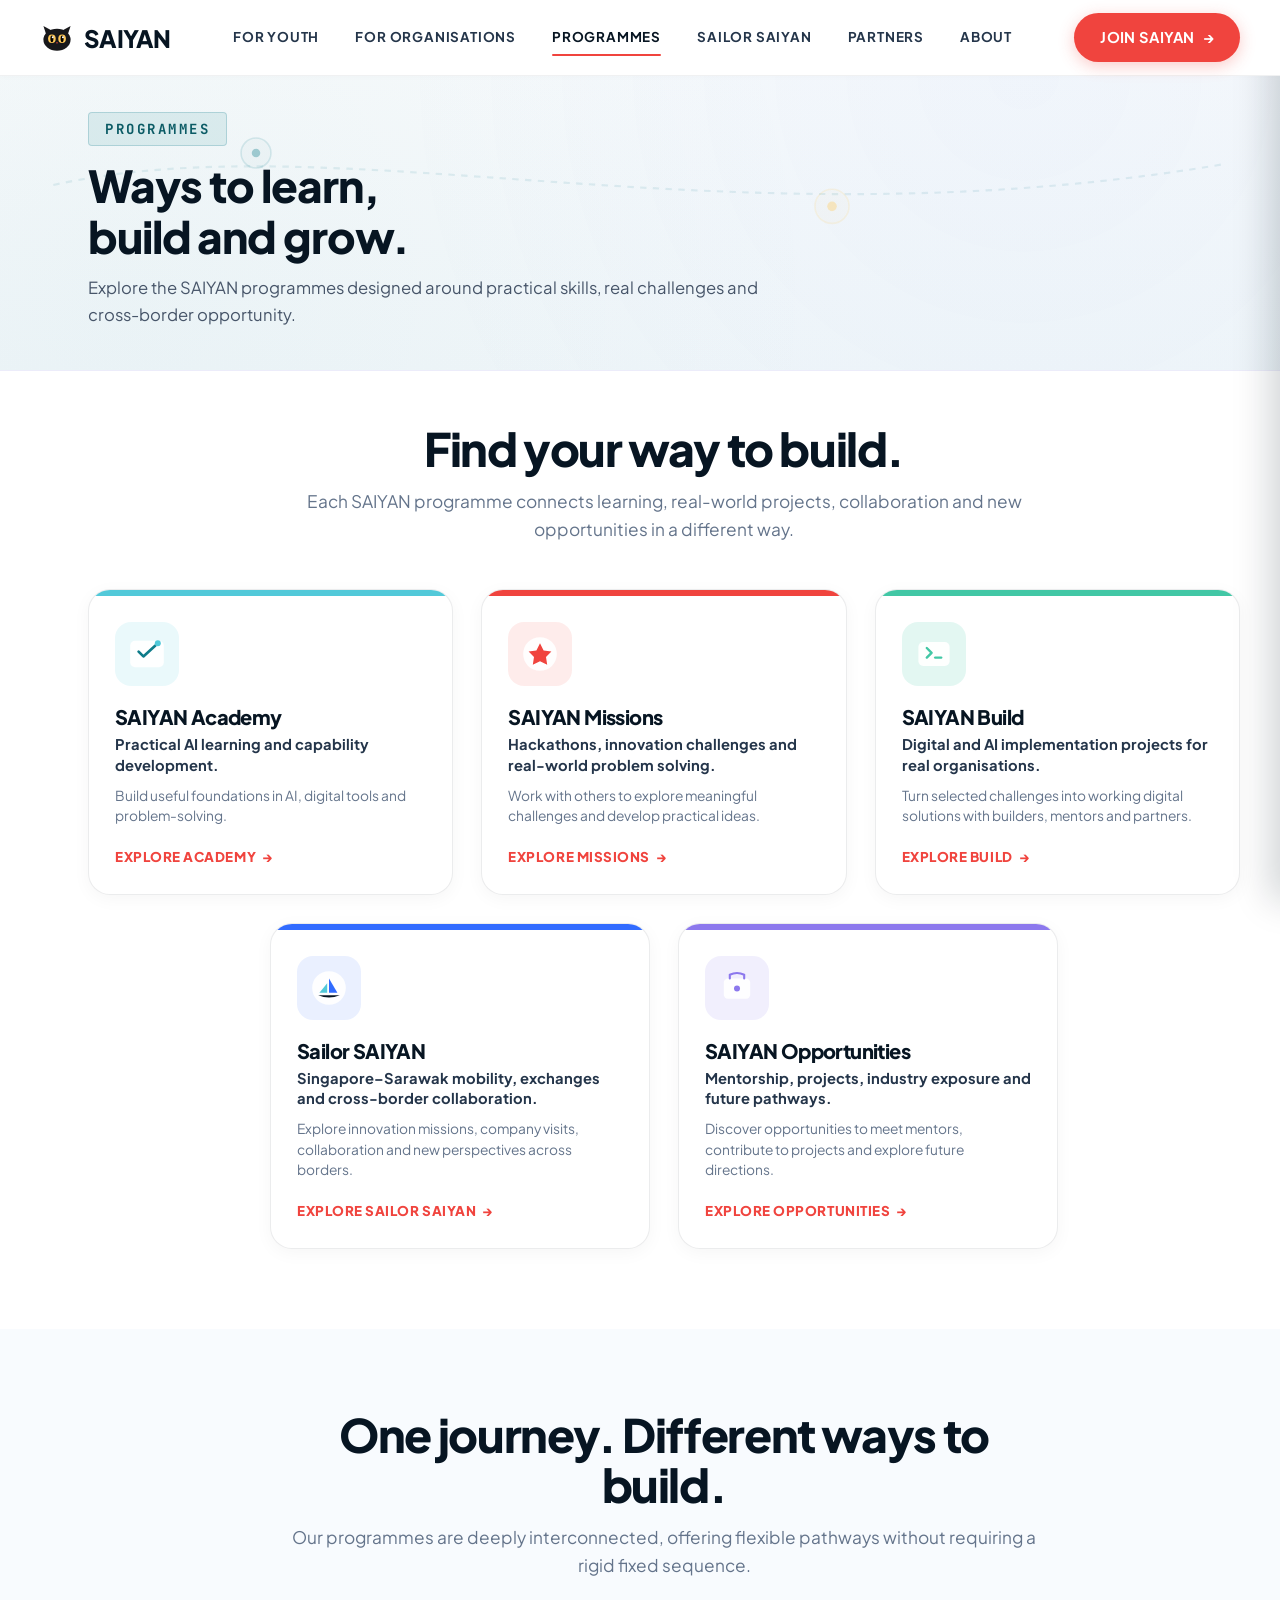
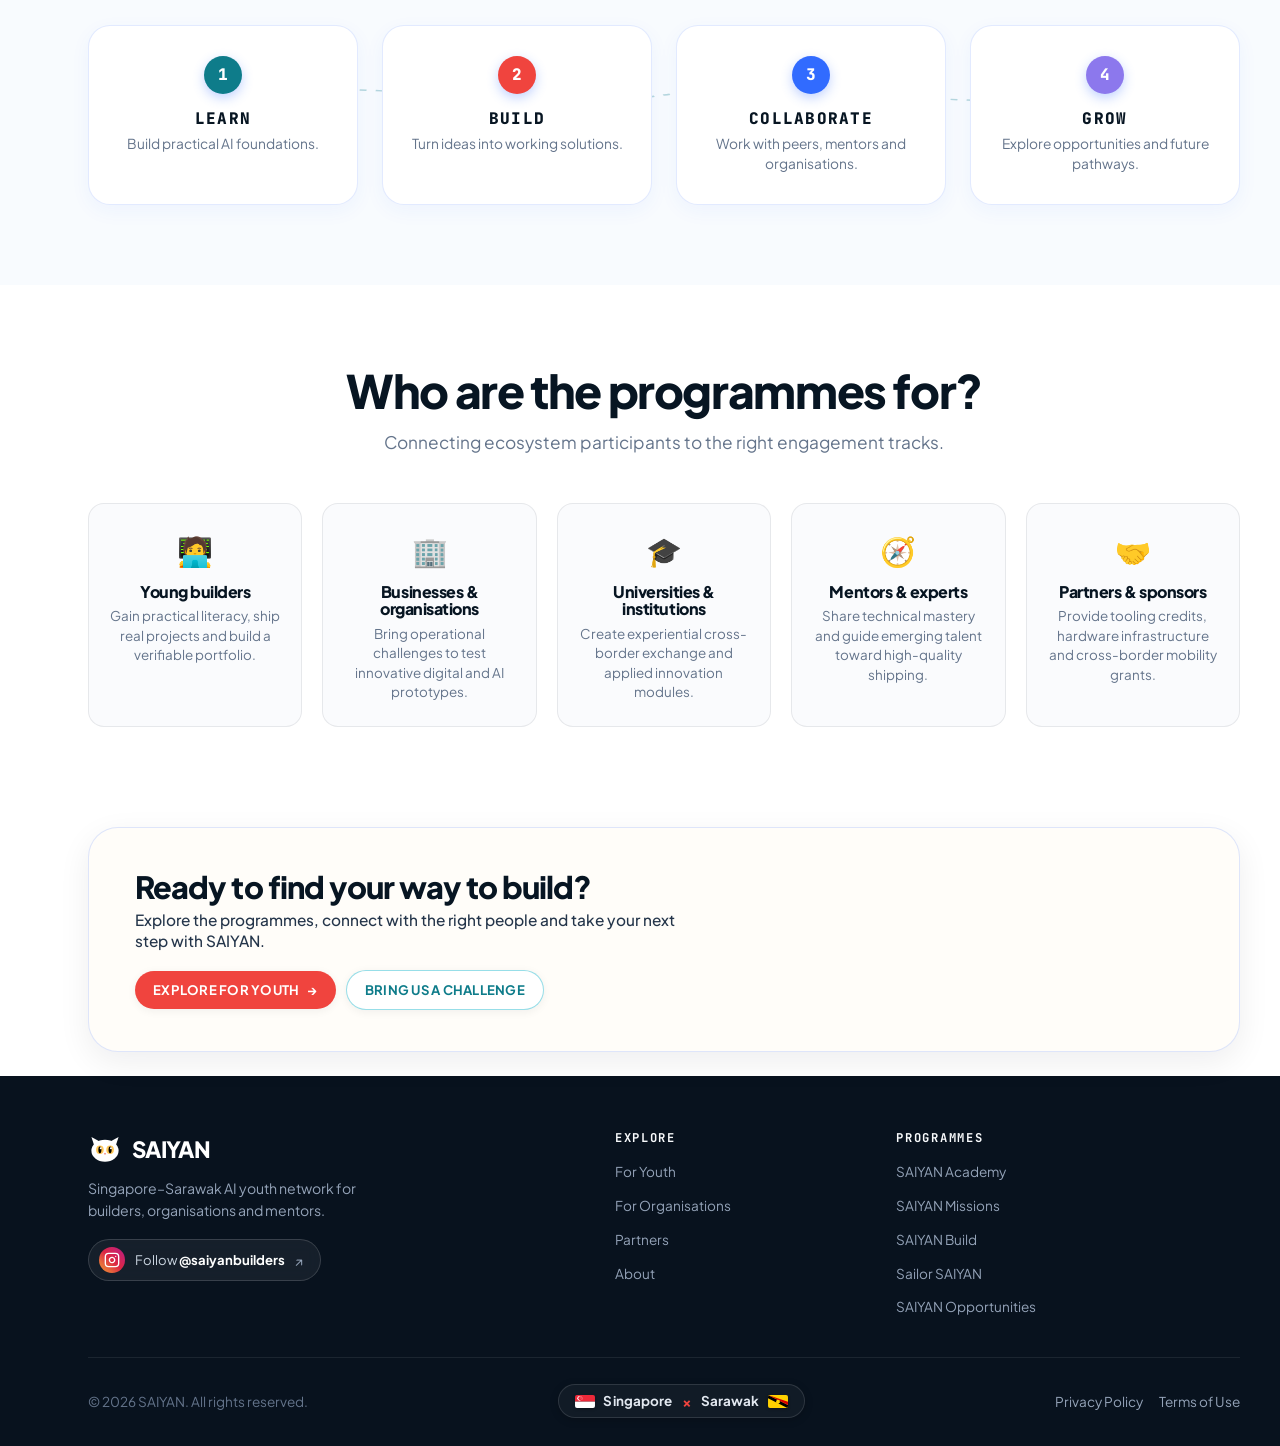
<file: programmes.html>
<!DOCTYPE html>
<html lang="en">
<head>
  <meta charset="UTF-8" />
  <meta name="viewport" content="width=device-width, initial-scale=1.0" />
  <title>SAIYAN | Singapore–Sarawak AI Youth Ambassador Network</title>
  <link rel="icon" type="image/svg+xml" href="assets/img/favicon.svg" />
  <meta name="description" content="SAIYAN connects young people in Singapore and Sarawak through practical AI skills, digital transformation, real-world projects and cross-border opportunities." />
  
  <!-- Fonts: Plus Jakarta Sans & JetBrains Mono -->
  <link rel="preconnect" href="https://fonts.googleapis.com" />
  <link rel="preconnect" href="https://fonts.gstatic.com" crossorigin />
  <link href="https://fonts.googleapis.com/css2?family=JetBrains+Mono:wght@500;700&family=Plus+Jakarta+Sans:wght@400;500;600;700;800;900&display=swap" rel="stylesheet" />
  
  <link rel="stylesheet" href="assets/styles.css" />
</head>
<body class="prog-page-body">

  <!-- =========================================================================
       1. FLAT EDITORIAL HEADER & MOBILE NAVIGATION
       ========================================================================= -->
  <header class="site-header" role="banner">
    <div class="container header-inner">
      <!-- Brand & Mascot Logo -->
      <a href="index.html" class="brand-wrapper" aria-label="SAIYAN Homepage">
        <svg class="brand-mascot-head" viewBox="0 0 40 40" fill="none" xmlns="http://www.w3.org/2000/svg">
          <polygon points="8,18 4,6 17,13" fill="#18181b"/>
          <polygon points="32,18 36,6 23,13" fill="#18181b"/>
          <ellipse cx="20" cy="22" rx="16" ry="13" fill="#18181b"/>
          <ellipse cx="14" cy="21" rx="4.5" ry="5" fill="#FFC857"/>
          <ellipse cx="14" cy="21" rx="1.8" ry="4" fill="#000000"/>
          <ellipse cx="26" cy="21" rx="4.5" ry="5" fill="#FFC857"/>
          <ellipse cx="26" cy="21" rx="1.8" ry="4" fill="#000000"/>
          <circle cx="15" cy="19" r="1.2" fill="#ffffff"/>
          <circle cx="27" cy="19" r="1.2" fill="#ffffff"/>
          <polygon points="19,25 21,25 20,27" fill="#F0443E"/>
        </svg>
        <span class="brand-title">SAIYAN</span>
      </a>

      <!-- Desktop Navigation Links in exact order -->
      <nav class="main-nav" role="navigation" aria-label="Main Navigation">
        <a href="youth.html" class="nav-link ">FOR YOUTH</a>
        <a href="organisations.html" class="nav-link ">FOR ORGANISATIONS</a>
        <a href="programmes.html" class="nav-link active">PROGRAMMES</a>
        <a href="sailor-saiyan.html" class="nav-link ">SAILOR SAIYAN</a>
        <a href="index.html#partners" class="nav-link">PARTNERS</a>
        <a href="about.html" class="nav-link ">ABOUT</a>
      </nav>

      <!-- Right Header Actions (Desktop CTA + Mobile Menu Button) -->
      <div class="header-action">
        <a href="join.html" class="btn btn-coral desktop-header-cta">
          <span>JOIN SAIYAN</span>
          <span>→</span>
        </a>
        
        <button type="button" class="mobile-menu-toggle" id="mobileMenuBtn" aria-label="Toggle Navigation Menu" aria-expanded="false" aria-controls="mobileNavDrawer">
          <span class="hamburger-bar"></span>
          <span class="hamburger-bar"></span>
          <span class="hamburger-bar"></span>
        </button>
      </div>
    </div>
  </header>

  <!-- Mobile Navigation Drawer Overlay -->
  <div class="mobile-nav-backdrop" id="mobileNavBackdrop" aria-hidden="true"></div>
  <nav class="mobile-nav-drawer" id="mobileNavDrawer" aria-label="Mobile Navigation" aria-hidden="true">
    <div class="mobile-drawer-header">
      <span class="mobile-drawer-brand">SAIYAN MENU</span>
      <button type="button" class="mobile-drawer-close" id="mobileDrawerClose" aria-label="Close navigation menu">✕</button>
    </div>
    <ul class="mobile-nav-list">
      <li><a href="youth.html" class="mobile-nav-item ">FOR YOUTH</a></li>
      <li><a href="organisations.html" class="mobile-nav-item ">FOR ORGANISATIONS</a></li>
      <li><a href="programmes.html" class="mobile-nav-item active">PROGRAMMES</a></li>
      <li><a href="sailor-saiyan.html" class="mobile-nav-item ">SAILOR SAIYAN</a></li>
      <li><a href="index.html#partners" class="mobile-nav-item">PARTNERS</a></li>
      <li><a href="about.html" class="mobile-nav-item ">ABOUT</a></li>
    </ul>
    <div class="mobile-nav-footer-cta">
      <a href="join.html" class="btn btn-coral" style="width:100%; justify-content:center;">
        <span>JOIN SAIYAN</span>
        <span>→</span>
      </a>
    </div>
  </nav>

  <main id="main-content">

    <header class="page-intro-header theme-prog">
      <div class="page-intro-ambient" aria-hidden="true"></div>
      <svg class="page-intro-route-svg" viewBox="0 0 1200 280" fill="none" aria-hidden="true">
        <path d="M 50 140 C 320 80, 680 200, 1150 120" stroke="rgba(14, 124, 138, 0.15)" stroke-width="2" stroke-dasharray="6 6"/>
        <circle cx="240" cy="110" r="14" fill="#0E7C8A" fill-opacity="0.04" stroke="#0E7C8A" stroke-width="1.5" stroke-opacity="0.2"/>
        <circle cx="240" cy="110" r="4" fill="#0E7C8A" fill-opacity="0.5"/>
        <circle cx="780" cy="160" r="16" fill="#FFC857" fill-opacity="0.04" stroke="#FFC857" stroke-width="1.5" stroke-opacity="0.2"/>
        <circle cx="780" cy="160" r="4.5" fill="#FFC857" fill-opacity="0.5"/>
      </svg>

      <div class="container page-intro-container">
        <div class="page-intro-content">
          <div class="section-eyebrow eyebrow-cyan">
            <span>PROGRAMMES</span>
          </div>
          <h1 class="page-intro-title">Ways to learn,<br />build and grow.</h1>
          <p class="page-intro-lead">
            Explore the SAIYAN programmes designed around practical skills, real challenges and cross-border opportunity.
          </p>
        </div>
      </div>
    </header>

    <!-- =======================================================================
         3. PROGRAMME OVERVIEW (3 + 2 Centred Balanced Layout)
         ======================================================================= -->
    <section class="prog-section bg-white" id="all-programmes">
      <div class="container">
        <div class="section-header">
          <h2 class="section-title">Find your way to build.</h2>
          <p class="section-subtitle">
            Each SAIYAN programme connects learning, real-world projects, collaboration and new opportunities in a different way.
          </p>
        </div>

        <!-- 3 + 2 Centered Grid Container -->
        <div class="prog-showcase-grid-3-2">
          
          <!-- Top Row: 3 Cards -->
          <div class="prog-grid-row prog-row-top">
            <!-- 1. SAIYAN Academy -->
            <div class="prog-detail-card card-theme-cyan" onclick="window.openProgModal('SAIYAN Academy', 'Build useful foundations in AI, digital tools and problem-solving through practical capability masterclasses.')">
              <div class="prog-card-header-bar bar-cyan"></div>
              <div class="prog-icon-badge badge-cyan">
                <svg viewBox="0 0 80 80" width="48" height="48" fill="none">
                  <rect x="12" y="18" width="56" height="44" rx="8" fill="#FFFFFF" fill-opacity="0.95"/>
                  <path d="M26 36 L34 44 L54 26" stroke="#0E7C8A" stroke-width="4.5" stroke-linecap="round" stroke-linejoin="round"/>
                  <circle cx="58" cy="22" r="5" fill="#52C9D9"/>
                </svg>
              </div>
              <h3 class="prog-detail-title">SAIYAN Academy</h3>
              <p class="prog-detail-lead">Practical AI learning and capability development.</p>
              <p class="prog-detail-body">Build useful foundations in AI, digital tools and problem-solving.</p>
              <div class="prog-action-link">
                <span>EXPLORE ACADEMY</span>
                <span>→</span>
              </div>
            </div>

            <!-- 2. SAIYAN Missions -->
            <div class="prog-detail-card card-theme-coral" onclick="window.openProgModal('SAIYAN Missions', 'Work with others in cross-border hackathons and innovation challenges to explore meaningful problems and develop practical ideas.')">
              <div class="prog-card-header-bar bar-coral"></div>
              <div class="prog-icon-badge badge-coral">
                <svg viewBox="0 0 80 80" width="48" height="48" fill="none">
                  <circle cx="40" cy="40" r="28" fill="#FFFFFF" fill-opacity="0.95"/>
                  <polygon points="40,22 46,34 59,36 50,45 52,58 40,52 28,58 30,45 21,36 34,34" fill="#F0443E"/>
                </svg>
              </div>
              <h3 class="prog-detail-title">SAIYAN Missions</h3>
              <p class="prog-detail-lead">Hackathons, innovation challenges and real-world problem solving.</p>
              <p class="prog-detail-body">Work with others to explore meaningful challenges and develop practical ideas.</p>
              <div class="prog-action-link">
                <span>EXPLORE MISSIONS</span>
                <span>→</span>
              </div>
            </div>

            <!-- 3. SAIYAN Build -->
            <div class="prog-detail-card card-theme-mint" onclick="window.openProgModal('SAIYAN Build', 'Turn selected challenges into working digital and AI solutions with vetted youth cohorts, mentors and enterprise partners.')">
              <div class="prog-card-header-bar bar-mint"></div>
              <div class="prog-icon-badge badge-mint">
                <svg viewBox="0 0 80 80" width="48" height="48" fill="none">
                  <rect x="14" y="20" width="52" height="40" rx="8" fill="#FFFFFF" fill-opacity="0.95"/>
                  <polyline points="28,46 36,38 28,30" stroke="#42C7A5" stroke-width="4" stroke-linecap="round" stroke-linejoin="round"/>
                  <line x1="42" y1="46" x2="52" y2="46" stroke="#42C7A5" stroke-width="4" stroke-linecap="round"/>
                </svg>
              </div>
              <h3 class="prog-detail-title">SAIYAN Build</h3>
              <p class="prog-detail-lead">Digital and AI implementation projects for real organisations.</p>
              <p class="prog-detail-body">Turn selected challenges into working digital solutions with builders, mentors and partners.</p>
              <div class="prog-action-link">
                <span>EXPLORE BUILD</span>
                <span>→</span>
              </div>
            </div>
          </div>

          <!-- Bottom Row: 2 Centred Cards -->
          <div class="prog-grid-row prog-row-bottom">
            <!-- 4. Sailor SAIYAN -->
            <div class="prog-detail-card card-theme-sky" onclick="window.openProgModal('Sailor SAIYAN', 'Explore innovation missions, company visits, cross-border collaboration and new perspectives across Singapore and Sarawak.')">
              <div class="prog-card-header-bar bar-sky"></div>
              <div class="prog-icon-badge badge-sky">
                <svg viewBox="0 0 80 80" width="48" height="48" fill="none">
                  <circle cx="40" cy="40" r="28" fill="#FFFFFF" fill-opacity="0.95"/>
                  <polygon points="40,24 40,48 54,48" fill="#316BFF"/>
                  <polygon points="37,32 37,48 24,48" fill="#52C9D9"/>
                  <path d="M22 52 Q 40 60 58 52 Z" fill="#071522"/>
                </svg>
              </div>
              <h3 class="prog-detail-title">Sailor SAIYAN</h3>
              <p class="prog-detail-lead">Singapore–Sarawak mobility, exchanges and cross-border collaboration.</p>
              <p class="prog-detail-body">Explore innovation missions, company visits, collaboration and new perspectives across borders.</p>
              <div class="prog-action-link">
                <span>EXPLORE SAILOR SAIYAN</span>
                <span>→</span>
              </div>
            </div>

            <!-- 5. SAIYAN Opportunities -->
            <div class="prog-detail-card card-theme-lavender" onclick="window.openProgModal('SAIYAN Opportunities', 'Discover opportunities to meet mentors, contribute to applied projects and explore future educational or industry directions.')">
              <div class="prog-card-header-bar bar-lavender"></div>
              <div class="prog-icon-badge badge-lavender">
                <svg viewBox="0 0 80 80" width="48" height="48" fill="none">
                  <rect x="18" y="24" width="44" height="34" rx="7" fill="#FFFFFF" fill-opacity="0.95"/>
                  <path d="M28 24 L28 18 Q 40 12 52 18 L52 24" stroke="#8C78ED" stroke-width="3.5" stroke-linecap="round" fill="none"/>
                  <circle cx="40" cy="41" r="5" fill="#8C78ED"/>
                </svg>
              </div>
              <h3 class="prog-detail-title">SAIYAN Opportunities</h3>
              <p class="prog-detail-lead">Mentorship, projects, industry exposure and future pathways.</p>
              <p class="prog-detail-body">Discover opportunities to meet mentors, contribute to projects and explore future directions.</p>
              <div class="prog-action-link">
                <span>EXPLORE OPPORTUNITIES</span>
                <span>→</span>
              </div>
            </div>
          </div>

        </div>
      </div>
    </section>

    <!-- =======================================================================
         4. HOW THE PROGRAMMES CONNECT (One journey. Different ways to build.)
         ======================================================================= -->
    <section class="prog-section bg-soft-blue" id="connection">
      <div class="container">
        <div class="section-header">
          <h2 class="section-title">One journey. Different ways to build.</h2>
          <p class="section-subtitle">
            Our programmes are deeply interconnected, offering flexible pathways without requiring a rigid fixed sequence.
          </p>
        </div>

        <div class="journey-flow-wrapper">
          <svg class="journey-flow-line-svg" viewBox="0 0 1000 120" preserveAspectRatio="none" aria-hidden="true">
            <path d="M 125 60 C 250 20, 375 100, 500 60 C 625 20, 750 100, 875 60" stroke="rgba(14, 124, 138, 0.28)" stroke-width="3" stroke-dasharray="6 8" fill="none"/>
          </svg>

          <div class="journey-step-cards-row">
            <div class="journey-step-card">
              <div class="step-badge" style="background:var(--accent-cyan);">1</div>
              <h3 class="step-title">LEARN</h3>
              <p class="step-desc">Build practical AI foundations.</p>
            </div>

            <div class="journey-step-card">
              <div class="step-badge" style="background:var(--accent-coral);">2</div>
              <h3 class="step-title">BUILD</h3>
              <p class="step-desc">Turn ideas into working solutions.</p>
            </div>

            <div class="journey-step-card">
              <div class="step-badge" style="background:var(--accent-bright-blue);">3</div>
              <h3 class="step-title">COLLABORATE</h3>
              <p class="step-desc">Work with peers, mentors and organisations.</p>
            </div>

            <div class="journey-step-card">
              <div class="step-badge" style="background:var(--accent-lavender);">4</div>
              <h3 class="step-title">GROW</h3>
              <p class="step-desc">Explore opportunities and future pathways.</p>
            </div>
          </div>
        </div>
      </div>
    </section>

    <!-- =======================================================================
         5. WHO ARE THE PROGRAMMES FOR? (Audience Connection Section)
         ======================================================================= -->
    <section class="prog-section bg-white" id="audience">
      <div class="container">
        <div class="section-header">
          <h2 class="section-title">Who are the programmes for?</h2>
          <p class="section-subtitle">Connecting ecosystem participants to the right engagement tracks.</p>
        </div>

        <div class="audience-compact-grid">
          <div class="audience-item-card">
            <div class="audience-icon">🧑‍💻</div>
            <h3 class="audience-name">Young builders</h3>
            <p class="audience-text">Gain practical literacy, ship real projects and build a verifiable portfolio.</p>
          </div>

          <div class="audience-item-card">
            <div class="audience-icon">🏢</div>
            <h3 class="audience-name">Businesses & organisations</h3>
            <p class="audience-text">Bring operational challenges to test innovative digital and AI prototypes.</p>
          </div>

          <div class="audience-item-card">
            <div class="audience-icon">🎓</div>
            <h3 class="audience-name">Universities & institutions</h3>
            <p class="audience-text">Create experiential cross-border exchange and applied innovation modules.</p>
          </div>

          <div class="audience-item-card">
            <div class="audience-icon">🧭</div>
            <h3 class="audience-name">Mentors & experts</h3>
            <p class="audience-text">Share technical mastery and guide emerging talent toward high-quality shipping.</p>
          </div>

          <div class="audience-item-card">
            <div class="audience-icon">🤝</div>
            <h3 class="audience-name">Partners & sponsors</h3>
            <p class="audience-text">Provide tooling credits, hardware infrastructure and cross-border mobility grants.</p>
          </div>
        </div>
      </div>
    </section>

    <!-- =======================================================================
         6. FINAL CTA SECTION
         ======================================================================= -->
    <section class="final-cta-section" id="final-cta">
      <div class="container">
        <div class="final-cta-card">
          <div class="final-cta-content">
            <h2 class="final-cta-title">Ready to find your way to build?</h2>
            <p class="final-cta-subline">Explore the programmes, connect with the right people and take your next step with SAIYAN.</p>
            <div class="final-cta-buttons">
              <a href="youth.html" class="btn btn-coral">
                <span>EXPLORE FOR YOUTH</span>
                <span>→</span>
              </a>
              <a href="organisations.html#challenge" class="btn btn-cyan">
                <span>BRING US A CHALLENGE</span>
              </a>
            </div>
          </div>
        </div>
      </div>
    </section>
  </main>

  <!-- =========================================================================
       7. FOOTER
       ========================================================================= -->
  <footer class="site-footer" role="contentinfo">
    <div class="container" style="position:relative; z-index:10;">
      <div class="footer-top">
        <div class="footer-brand-column">
          <a href="index.html" class="brand-wrapper" style="margin-bottom:12px; display:inline-flex;" aria-label="SAIYAN Homepage">
            <svg class="brand-mascot-head" viewBox="0 0 40 40" fill="none">
              <polygon points="8,18 4,6 17,13" fill="#ffffff"/>
              <polygon points="32,18 36,6 23,13" fill="#ffffff"/>
              <ellipse cx="20" cy="22" rx="16" ry="13" fill="#ffffff"/>
              <ellipse cx="14" cy="21" rx="4.5" ry="5" fill="#FFC857"/>
              <ellipse cx="14" cy="21" rx="1.8" ry="4" fill="#000000"/>
              <ellipse cx="26" cy="21" rx="4.5" ry="5" fill="#FFC857"/>
              <ellipse cx="26" cy="21" rx="1.8" ry="4" fill="#000000"/>
              <circle cx="15" cy="19" r="1.2" fill="#ffffff"/>
              <circle cx="27" cy="19" r="1.2" fill="#ffffff"/>
              <polygon points="19,25 21,25 20,27" fill="#F0443E"/>
            </svg>
            <span class="brand-title" style="color:#FFFFFF; font-size:1.4rem;">SAIYAN</span>
          </a>
          <p class="footer-brand-desc">
            Singapore–Sarawak AI youth network for builders, organisations and mentors.
          </p>
          <div class="footer-social-wrapper">
            <a href="https://instagram.com" target="_blank" rel="noopener noreferrer" class="footer-instagram-pill" aria-label="Follow SAIYAN on Instagram @saiyanbuilders">
              <span class="ig-gradient-icon">
                <svg viewBox="0 0 24 24" width="16" height="16" fill="none" stroke="currentColor" stroke-width="2" stroke-linecap="round" stroke-linejoin="round">
                  <rect x="2" y="2" width="20" height="20" rx="5" ry="5"></rect>
                  <path d="M16 11.37A4 4 0 1 1 12.63 8 4 4 0 0 1 16 11.37z"></path>
                  <line x1="17.5" y1="6.5" x2="17.51" y2="6.5"></line>
                </svg>
              </span>
              <span class="ig-label">Follow <strong style="color:#FFFFFF;">@saiyanbuilders</strong></span>
              <span class="ig-arrow">↗</span>
            </a>
          </div>
        </div>

        <div>
          <h4 class="footer-heading">EXPLORE</h4>
          <ul class="footer-links">
            <li><a href="youth.html">For Youth</a></li>
            <li><a href="organisations.html">For Organisations</a></li>
            <li><a href="index.html#partners">Partners</a></li>
            <li><a href="about.html">About</a></li>
          </ul>
        </div>

        <div>
          <h4 class="footer-heading">PROGRAMMES</h4>
          <ul class="footer-links">
            <li><a href="programmes.html">SAIYAN Academy</a></li>
            <li><a href="programmes.html">SAIYAN Missions</a></li>
            <li><a href="programmes.html">SAIYAN Build</a></li>
            <li><a href="programmes.html">Sailor SAIYAN</a></li>
            <li><a href="programmes.html">SAIYAN Opportunities</a></li>
          </ul>
        </div>

        
      </div>

      <div class="footer-bottom">
        <div class="footer-copyright">&copy; 2026 SAIYAN. All rights reserved.</div>
        <div class="footer-region-badge">
          <svg class="flag-svg" viewBox="0 0 24 16" width="20" height="13.3" fill="none" xmlns="http://www.w3.org/2000/svg">
  <rect width="24" height="8" fill="#ED2939"/>
  <rect y="8" width="24" height="8" fill="#FFFFFF"/>
  <circle cx="5.5" cy="4" r="2.8" fill="#FFFFFF"/>
  <circle cx="6.5" cy="4" r="2.5" fill="#ED2939"/>
  <circle cx="8" cy="2.5" r="0.4" fill="#FFFFFF"/>
  <circle cx="9" cy="3.5" r="0.4" fill="#FFFFFF"/>
  <circle cx="8.6" cy="4.8" r="0.4" fill="#FFFFFF"/>
  <circle cx="7.4" cy="4.8" r="0.4" fill="#FFFFFF"/>
  <circle cx="7" cy="3.5" r="0.4" fill="#FFFFFF"/>
</svg>
          <span class="region-text">Singapore</span>
          <span class="region-cross">×</span>
          <span class="region-text">Sarawak</span>
          <svg class="flag-svg" viewBox="0 0 24 16" width="20" height="13.3" fill="none" xmlns="http://www.w3.org/2000/svg">
  <!-- Yellow Field -->
  <rect width="24" height="16" fill="#FFD100"/>
  <!-- Diagonal Black Stripe -->
  <polygon points="0,0 24,12 24,16 0,4" fill="#000000"/>
  <!-- Diagonal Red Stripe -->
  <polygon points="0,4 24,16 24,16 0,16" fill="#D90000" opacity="0"/>
  <polygon points="0,0 24,12 24,8 0,0" fill="#D90000"/>
  <!-- 9-pointed Yellow Star in Center -->
  <circle cx="12" cy="8" r="2.2" fill="#FFD100"/>
  <!-- Precise 9-point star shape -->
  <path d="M 12 5.6 L 12.6 7.2 L 14.2 6.8 L 13.2 8.1 L 14.4 9.3 L 12.8 9.5 L 12 11 L 11.2 9.5 L 9.6 9.3 L 10.8 8.1 L 9.8 6.8 L 11.4 7.2 Z" fill="#FFD100"/>
</svg>
        </div>
        <div class="footer-legal-links">
          <a href="privacy.html">Privacy Policy</a>
          <a href="terms.html">Terms of Use</a>
        </div>
      </div>
    </div>
  </footer>

  <!-- Programme Detail Information Modal -->
  <div class="modal-overlay" id="progDetailModal" role="dialog" aria-modal="true" aria-labelledby="modalProgTitle">
    <div class="modal-card">
      <button class="modal-close-btn" id="modalCloseBtn" aria-label="Close modal">✕</button>
      <h3 class="modal-title" id="modalProgTitle">Programme Detail</h3>
      <p class="modal-subtitle">SAIYAN Track Overview</p>
      <div id="modalProgBody">
        <p style="color:var(--text-secondary-navy); line-height:1.6; font-size:0.95rem; margin-bottom:18px;" id="modalProgText">
          Detailed cohort schedule and syllabus preview.
        </p>
        <div style="display:flex; gap:10px; justify-content:flex-end;">
          <a href="join.html" class="btn btn-coral" style="padding:8px 18px; font-size:0.85rem;">Apply Now →</a>
          <button type="button" class="btn btn-outline" style="padding:8px 18px; font-size:0.85rem;" onclick="document.getElementById('progDetailModal').classList.remove('is-active'); document.body.style.overflow='';">Close</button>
        </div>
      </div>
    </div>
  </div>

  <script src="assets/programmes.js"></script>

  <script>
    document.addEventListener('DOMContentLoaded', () => {
      const menuBtn = document.getElementById('mobileMenuBtn');
      const closeBtn = document.getElementById('mobileDrawerClose');
      const drawer = document.getElementById('mobileNavDrawer');
      const backdrop = document.getElementById('mobileNavBackdrop');
      const navLinks = document.querySelectorAll('.mobile-nav-item, .mobile-nav-footer-cta a');

      function openMenu() {
        if (!drawer || !backdrop || !menuBtn) return;
        drawer.classList.add('is-open');
        backdrop.classList.add('is-open');
        menuBtn.setAttribute('aria-expanded', 'true');
        drawer.setAttribute('aria-hidden', 'false');
        document.body.classList.add('mobile-nav-locked');
      }

      function closeMenu() {
        if (!drawer || !backdrop || !menuBtn) return;
        drawer.classList.remove('is-open');
        backdrop.classList.remove('is-open');
        menuBtn.setAttribute('aria-expanded', 'false');
        drawer.setAttribute('aria-hidden', 'true');
        document.body.classList.remove('mobile-nav-locked');
      }

      if (menuBtn) menuBtn.addEventListener('click', openMenu);
      if (closeBtn) closeBtn.addEventListener('click', closeMenu);
      if (backdrop) backdrop.addEventListener('click', closeMenu);

      navLinks.forEach(link => {
        link.addEventListener('click', closeMenu);
      });

      document.addEventListener('keydown', (e) => {
        if (e.key === 'Escape' && drawer && drawer.classList.contains('is-open')) {
          closeMenu();
        }
      });
    });
  </script>
</body>
</html>
</file>
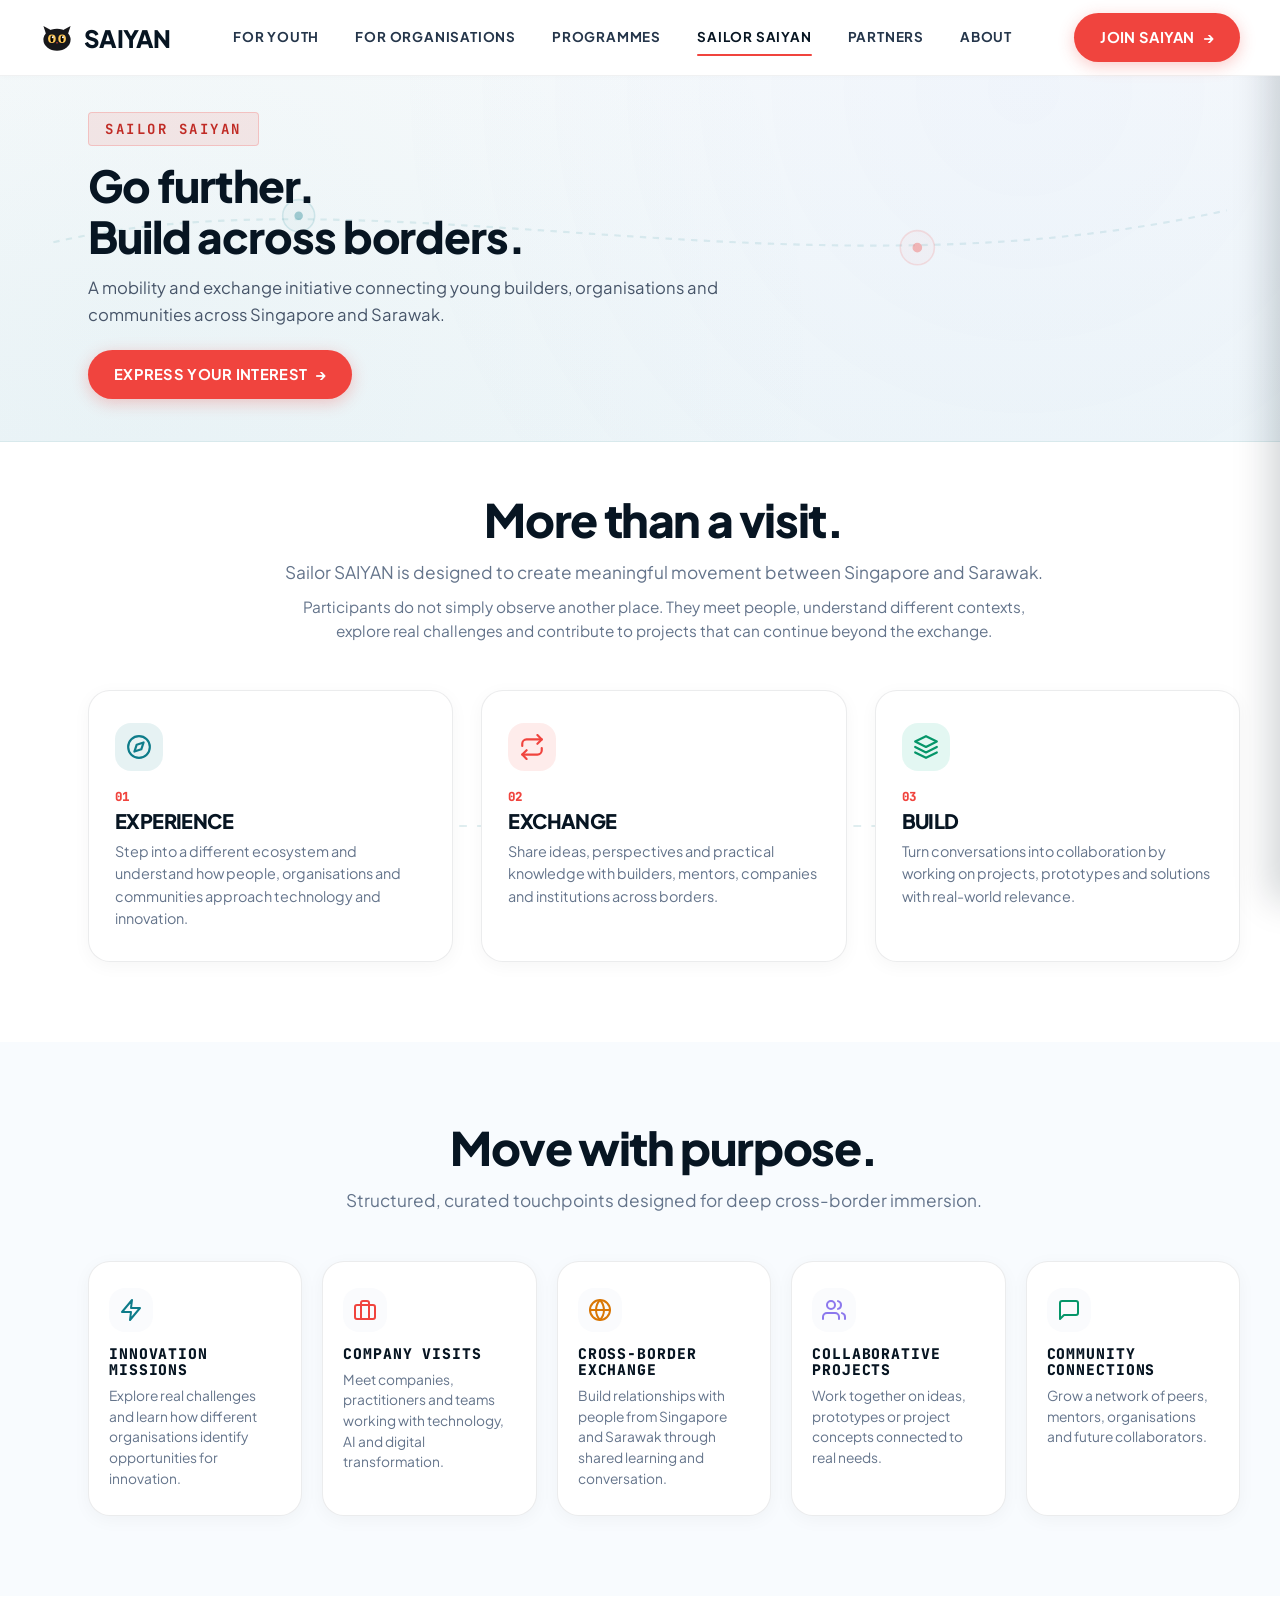
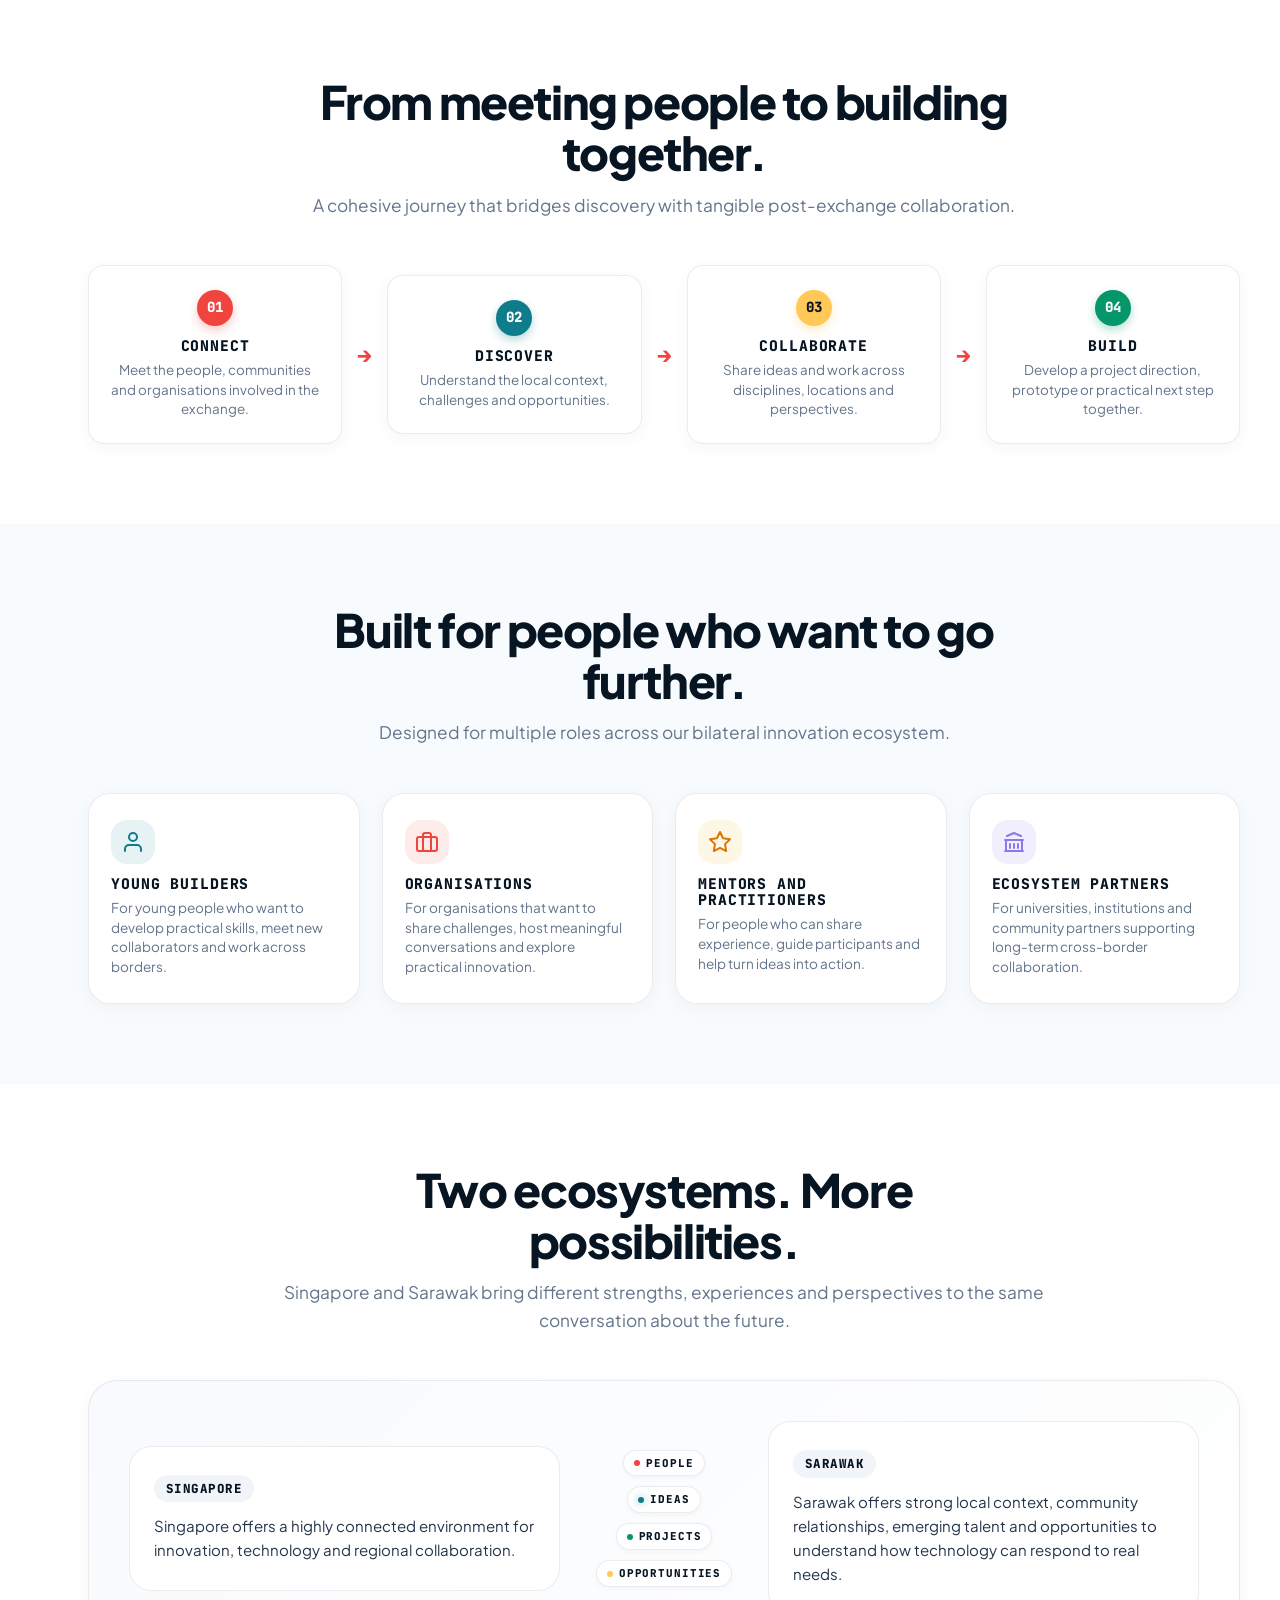
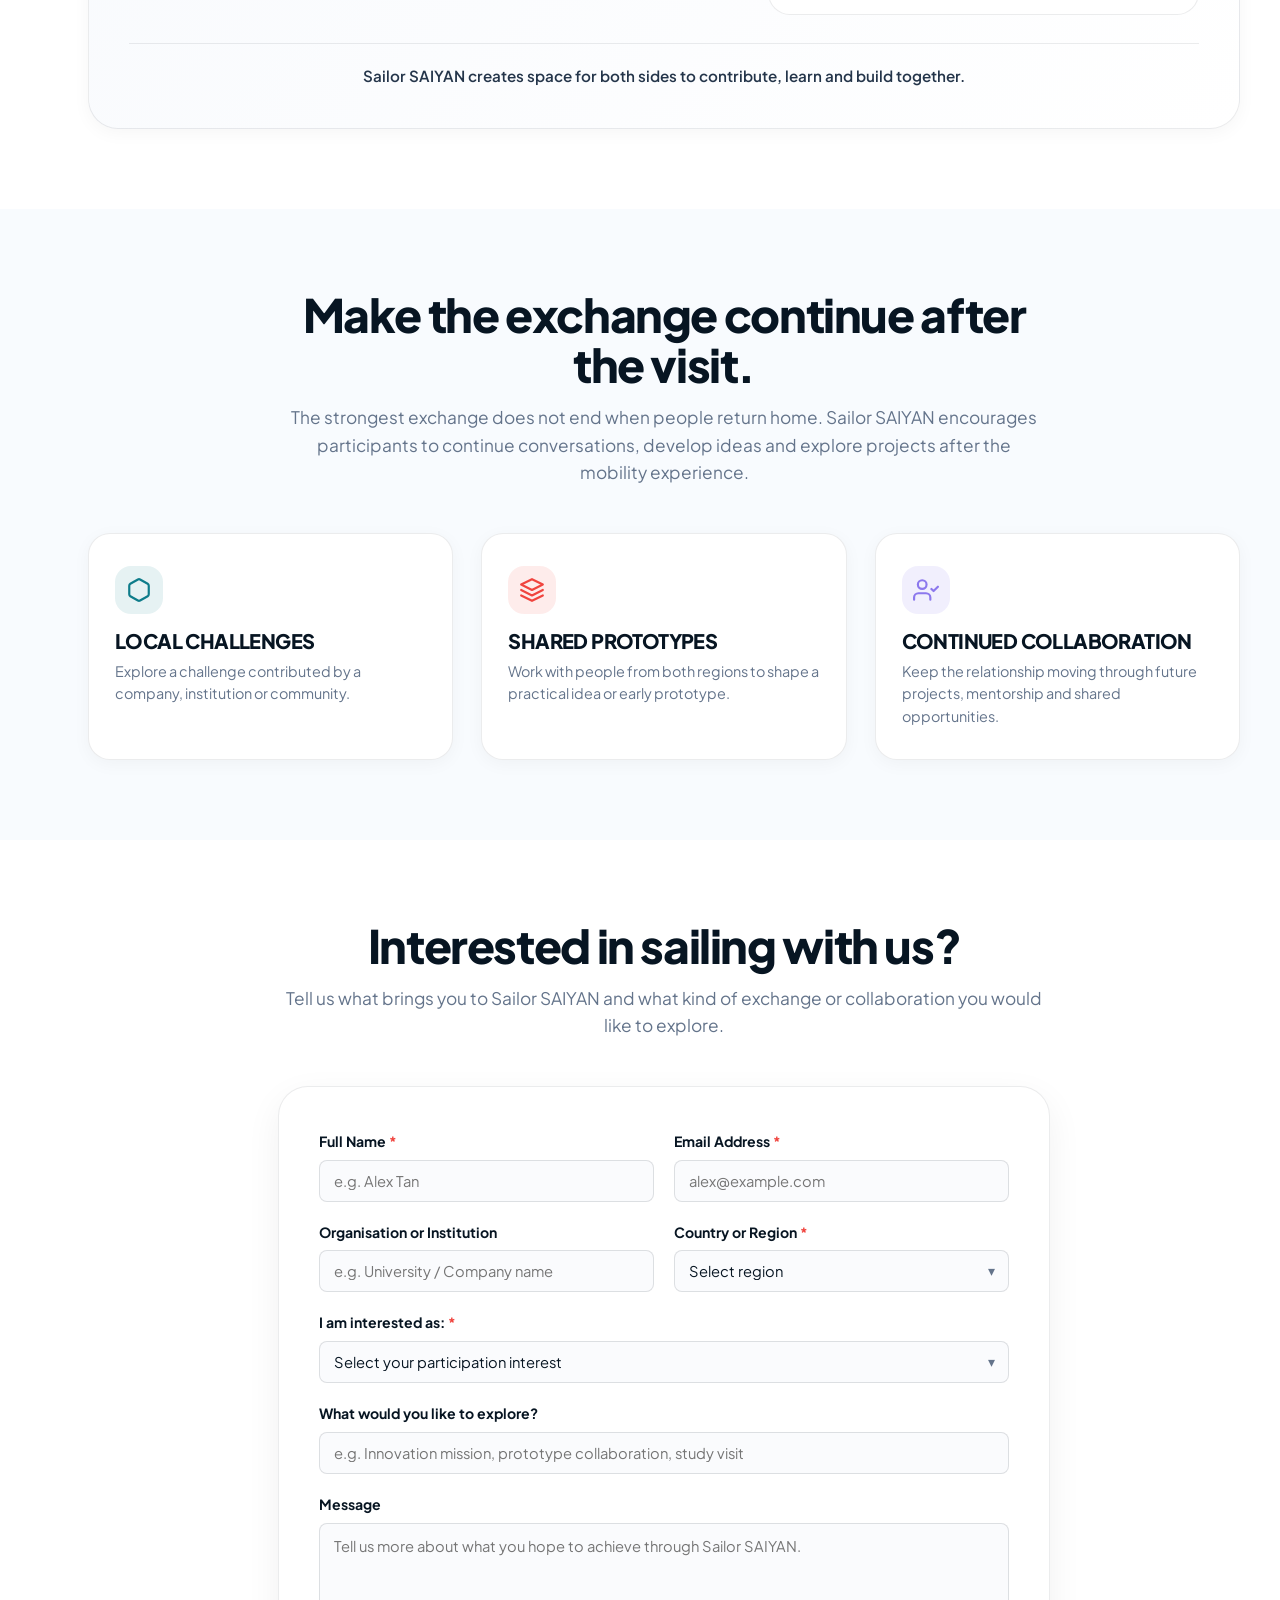
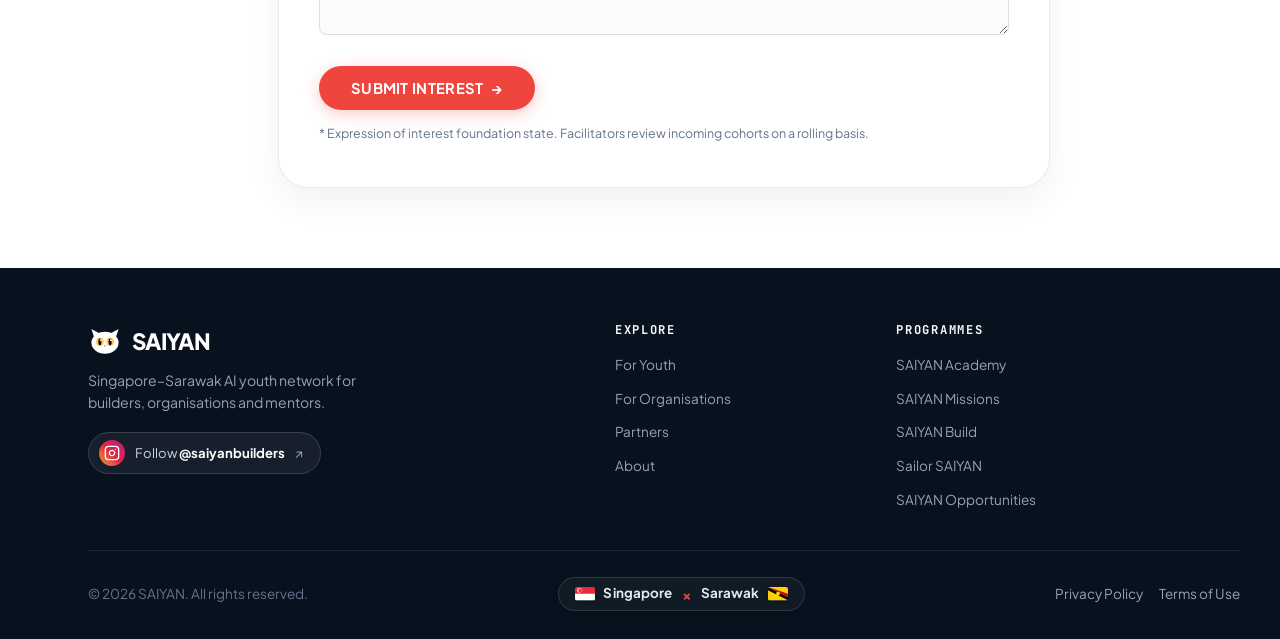
<file: sailor-saiyan.html>
<!DOCTYPE html>
<html lang="en">
<head>
  <meta charset="UTF-8" />
  <meta name="viewport" content="width=device-width, initial-scale=1.0" />
  <title>SAIYAN | Singapore–Sarawak AI Youth Ambassador Network</title>
  <meta name="description" content="SAIYAN connects young people in Singapore and Sarawak through practical AI skills, digital transformation, real-world projects and cross-border opportunities." />
  <link rel="icon" type="image/svg+xml" href="assets/img/favicon.svg" />
  
  <!-- Fonts: Plus Jakarta Sans & JetBrains Mono -->
  <link rel="preconnect" href="https://fonts.googleapis.com" />
  <link rel="preconnect" href="https://fonts.gstatic.com" />
  <link href="https://fonts.googleapis.com/css2?family=JetBrains+Mono:wght@500;700&family=Plus+Jakarta+Sans:wght@400;500;600;700;800;900&display=swap" rel="stylesheet" />
  
  <link rel="stylesheet" href="assets/styles.css" />
</head>
<body class="sailor-page-body">

  <!-- =========================================================================
       1. FLAT EDITORIAL HEADER & MOBILE NAVIGATION
       ========================================================================= -->
  <header class="site-header" role="banner">
    <div class="container header-inner">
      <!-- Brand & Mascot Logo -->
      <a href="index.html" class="brand-wrapper" aria-label="SAIYAN Homepage">
        <svg class="brand-mascot-head" viewBox="0 0 40 40" fill="none" xmlns="http://www.w3.org/2000/svg">
          <polygon points="8,18 4,6 17,13" fill="#18181b"/>
          <polygon points="32,18 36,6 23,13" fill="#18181b"/>
          <ellipse cx="20" cy="22" rx="16" ry="13" fill="#18181b"/>
          <ellipse cx="14" cy="21" rx="4.5" ry="5" fill="#FFC857"/>
          <ellipse cx="14" cy="21" rx="1.8" ry="4" fill="#000000"/>
          <ellipse cx="26" cy="21" rx="4.5" ry="5" fill="#FFC857"/>
          <ellipse cx="26" cy="21" rx="1.8" ry="4" fill="#000000"/>
          <circle cx="15" cy="19" r="1.2" fill="#ffffff"/>
          <circle cx="27" cy="19" r="1.2" fill="#ffffff"/>
          <polygon points="19,25 21,25 20,27" fill="#F0443E"/>
        </svg>
        <span class="brand-title">SAIYAN</span>
      </a>

      <!-- Desktop Navigation Links in exact order -->
      <nav class="main-nav" role="navigation" aria-label="Main Navigation">
        <a href="youth.html" class="nav-link ">FOR YOUTH</a>
        <a href="organisations.html" class="nav-link ">FOR ORGANISATIONS</a>
        <a href="programmes.html" class="nav-link ">PROGRAMMES</a>
        <a href="sailor-saiyan.html" class="nav-link active">SAILOR SAIYAN</a>
        <a href="index.html#partners" class="nav-link">PARTNERS</a>
        <a href="about.html" class="nav-link ">ABOUT</a>
      </nav>

      <!-- Right Header Actions (Desktop CTA + Mobile Menu Button) -->
      <div class="header-action">
        <a href="join.html" class="btn btn-coral desktop-header-cta">
          <span>JOIN SAIYAN</span>
          <span>→</span>
        </a>
        
        <button type="button" class="mobile-menu-toggle" id="mobileMenuBtn" aria-label="Toggle Navigation Menu" aria-expanded="false" aria-controls="mobileNavDrawer">
          <span class="hamburger-bar"></span>
          <span class="hamburger-bar"></span>
          <span class="hamburger-bar"></span>
        </button>
      </div>
    </div>
  </header>

  <!-- Mobile Navigation Drawer Overlay -->
  <div class="mobile-nav-backdrop" id="mobileNavBackdrop" aria-hidden="true"></div>
  <nav class="mobile-nav-drawer" id="mobileNavDrawer" aria-label="Mobile Navigation" aria-hidden="true">
    <div class="mobile-drawer-header">
      <span class="mobile-drawer-brand">SAIYAN MENU</span>
      <button type="button" class="mobile-drawer-close" id="mobileDrawerClose" aria-label="Close navigation menu">✕</button>
    </div>
    <ul class="mobile-nav-list">
      <li><a href="youth.html" class="mobile-nav-item ">FOR YOUTH</a></li>
      <li><a href="organisations.html" class="mobile-nav-item ">FOR ORGANISATIONS</a></li>
      <li><a href="programmes.html" class="mobile-nav-item ">PROGRAMMES</a></li>
      <li><a href="sailor-saiyan.html" class="mobile-nav-item active">SAILOR SAIYAN</a></li>
      <li><a href="index.html#partners" class="mobile-nav-item">PARTNERS</a></li>
      <li><a href="about.html" class="mobile-nav-item ">ABOUT</a></li>
    </ul>
    <div class="mobile-nav-footer-cta">
      <a href="join.html" class="btn btn-coral" style="width:100%; justify-content:center;">
        <span>JOIN SAIYAN</span>
        <span>→</span>
      </a>
    </div>
  </nav>

  <main id="main-content">

    <header class="page-intro-header theme-sailor">
      <div class="page-intro-ambient" aria-hidden="true"></div>
      <svg class="page-intro-route-svg" viewBox="0 0 1200 280" fill="none" aria-hidden="true">
        <path d="M 50 160 C 350 90, 750 220, 1150 130" stroke="rgba(14, 124, 138, 0.16)" stroke-width="2" stroke-dasharray="6 6"/>
        <circle cx="280" cy="135" r="15" fill="#0E7C8A" fill-opacity="0.04" stroke="#0E7C8A" stroke-width="1.5" stroke-opacity="0.2"/>
        <circle cx="280" cy="135" r="4" fill="#0E7C8A" fill-opacity="0.5"/>
        <circle cx="860" cy="165" r="16" fill="#F0443E" fill-opacity="0.04" stroke="#F0443E" stroke-width="1.5" stroke-opacity="0.2"/>
        <circle cx="860" cy="165" r="4.5" fill="#F0443E" fill-opacity="0.5"/>
      </svg>

      <div class="container page-intro-container">
        <div class="page-intro-content">
          <div class="section-eyebrow eyebrow-coral">
            <span>SAILOR SAIYAN</span>
          </div>
          <h1 class="page-intro-title">Go further.<br />Build across borders.</h1>
          <p class="page-intro-lead">
            A mobility and exchange initiative connecting young builders, organisations and communities across Singapore and Sarawak.
          </p>
          <div class="page-intro-action">
            <a href="#interest" class="btn btn-coral">
              <span>EXPRESS YOUR INTEREST</span>
              <span>→</span>
            </a>
          </div>
        </div>
      </div>
    </header>

    <!-- =======================================================================
         3. WHAT IS SAILOR SAIYAN? (More than a visit — 3 Connected Blocks)
         ======================================================================= -->
    <section class="sailor-section bg-white" id="what-is-sailor">
      <div class="container">
        <div class="section-header">
          <h2 class="section-title">More than a visit.</h2>
          <div class="section-desc-group">
            <p class="section-subtitle">
              Sailor SAIYAN is designed to create meaningful movement between Singapore and Sarawak.
            </p>
            <p class="section-subtitle-secondary">
              Participants do not simply observe another place. They meet people, understand different contexts, explore real challenges and contribute to projects that can continue beyond the exchange.
            </p>
          </div>
        </div>

        <div class="three-pillars-wrapper">
          <svg class="three-pillars-route-svg" viewBox="0 0 900 80" preserveAspectRatio="none" aria-hidden="true">
            <path d="M 150 40 L 750 40" stroke="rgba(14, 124, 138, 0.25)" stroke-width="2" stroke-dasharray="6 8"/>
          </svg>

          <div class="three-pillars-grid">
            <!-- 1. EXPERIENCE -->
            <div class="pillar-block-card">
              <div class="pillar-line-icon icon-cyan">
                <svg viewBox="0 0 24 24" width="26" height="26" fill="none" stroke="#0E7C8A" stroke-width="2" stroke-linecap="round" stroke-linejoin="round">
                  <circle cx="12" cy="12" r="10"></circle>
                  <polygon points="16.24 7.76 14.12 14.12 7.76 16.24 9.88 9.88 16.24 7.76"></polygon>
                </svg>
              </div>
              <span class="pillar-label">01</span>
              <h3 class="pillar-title">EXPERIENCE</h3>
              <p class="pillar-desc">
                Step into a different ecosystem and understand how people, organisations and communities approach technology and innovation.
              </p>
            </div>

            <!-- 2. EXCHANGE -->
            <div class="pillar-block-card">
              <div class="pillar-line-icon icon-coral">
                <svg viewBox="0 0 24 24" width="26" height="26" fill="none" stroke="#F0443E" stroke-width="2" stroke-linecap="round" stroke-linejoin="round">
                  <polyline points="17 1 21 5 17 9"></polyline>
                  <path d="M3 11V9a4 4 0 0 1 4-4h14"></path>
                  <polyline points="7 23 3 19 7 15"></polyline>
                  <path d="M21 13v2a4 4 0 0 1-4 4H3"></path>
                </svg>
              </div>
              <span class="pillar-label">02</span>
              <h3 class="pillar-title">EXCHANGE</h3>
              <p class="pillar-desc">
                Share ideas, perspectives and practical knowledge with builders, mentors, companies and institutions across borders.
              </p>
            </div>

            <!-- 3. BUILD -->
            <div class="pillar-block-card">
              <div class="pillar-line-icon icon-mint">
                <svg viewBox="0 0 24 24" width="26" height="26" fill="none" stroke="#059669" stroke-width="2" stroke-linecap="round" stroke-linejoin="round">
                  <polygon points="12 2 2 7 12 12 22 7 12 2"></polygon>
                  <polyline points="2 17 12 22 22 17"></polyline>
                  <polyline points="2 12 12 17 22 12"></polyline>
                </svg>
              </div>
              <span class="pillar-label">03</span>
              <h3 class="pillar-title">BUILD</h3>
              <p class="pillar-desc">
                Turn conversations into collaboration by working on projects, prototypes and solutions with real-world relevance.
              </p>
            </div>
          </div>
        </div>
      </div>
    </section>

    <!-- =======================================================================
         4. WHAT PARTICIPANTS MAY EXPERIENCE (Move with purpose — 5 Cards)
         ======================================================================= -->
    <section class="sailor-section bg-soft-blue" id="experiences">
      <div class="container">
        <div class="section-header">
          <h2 class="section-title">Move with purpose.</h2>
          <p class="section-subtitle">Structured, curated touchpoints designed for deep cross-border immersion.</p>
        </div>

        <div class="experience-flow-grid-5">
          <!-- 1. Innovation Missions -->
          <div class="exp-item-card card-cyan">
            <div class="exp-line-icon">
              <svg viewBox="0 0 24 24" width="24" height="24" fill="none" stroke="#0E7C8A" stroke-width="2" stroke-linecap="round" stroke-linejoin="round">
                <polygon points="13 2 3 14 12 14 11 22 21 10 12 10 13 2"></polygon>
              </svg>
            </div>
            <h3 class="exp-title">INNOVATION MISSIONS</h3>
            <p class="exp-desc">
              Explore real challenges and learn how different organisations identify opportunities for innovation.
            </p>
          </div>

          <!-- 2. Company Visits -->
          <div class="exp-item-card card-coral">
            <div class="exp-line-icon">
              <svg viewBox="0 0 24 24" width="24" height="24" fill="none" stroke="#F0443E" stroke-width="2" stroke-linecap="round" stroke-linejoin="round">
                <rect x="2" y="7" width="20" height="14" rx="2" ry="2"></rect>
                <path d="M16 21V5a2 2 0 0 0-2-2h-4a2 2 0 0 0-2 2v16"></path>
              </svg>
            </div>
            <h3 class="exp-title">COMPANY VISITS</h3>
            <p class="exp-desc">
              Meet companies, practitioners and teams working with technology, AI and digital transformation.
            </p>
          </div>

          <!-- 3. Cross-Border Exchange -->
          <div class="exp-item-card card-yellow">
            <div class="exp-line-icon">
              <svg viewBox="0 0 24 24" width="24" height="24" fill="none" stroke="#D97706" stroke-width="2" stroke-linecap="round" stroke-linejoin="round">
                <circle cx="12" cy="12" r="10"></circle>
                <line x1="2" y1="12" x2="22" y2="12"></line>
                <path d="M12 2a15.3 15.3 0 0 1 4 10 15.3 15.3 0 0 1-4 10 15.3 15.3 0 0 1-4-10 15.3 15.3 0 0 1 4-10z"></path>
              </svg>
            </div>
            <h3 class="exp-title">CROSS-BORDER EXCHANGE</h3>
            <p class="exp-desc">
              Build relationships with people from Singapore and Sarawak through shared learning and conversation.
            </p>
          </div>

          <!-- 4. Collaborative Projects -->
          <div class="exp-item-card card-purple">
            <div class="exp-line-icon">
              <svg viewBox="0 0 24 24" width="24" height="24" fill="none" stroke="#8C78ED" stroke-width="2" stroke-linecap="round" stroke-linejoin="round">
                <path d="M17 21v-2a4 4 0 0 0-4-4H5a4 4 0 0 0-4 4v2"></path>
                <circle cx="9" cy="7" r="4"></circle>
                <path d="M23 21v-2a4 4 0 0 0-3-3.87"></path>
                <path d="M16 3.13a4 4 0 0 1 0 7.75"></path>
              </svg>
            </div>
            <h3 class="exp-title">COLLABORATIVE PROJECTS</h3>
            <p class="exp-desc">
              Work together on ideas, prototypes or project concepts connected to real needs.
            </p>
          </div>

          <!-- 5. Community Connections -->
          <div class="exp-item-card card-mint">
            <div class="exp-line-icon">
              <svg viewBox="0 0 24 24" width="24" height="24" fill="none" stroke="#059669" stroke-width="2" stroke-linecap="round" stroke-linejoin="round">
                <path d="M21 15a2 2 0 0 1-2 2H7l-4 4V5a2 2 0 0 1 2-2h14a2 2 0 0 1 2 2z"></path>
              </svg>
            </div>
            <h3 class="exp-title">COMMUNITY CONNECTIONS</h3>
            <p class="exp-desc">
              Grow a network of peers, mentors, organisations and future collaborators.
            </p>
          </div>
        </div>
      </div>
    </section>

    <!-- =======================================================================
         5. HOW THE MOBILITY JOURNEY WORKS (4-Step Progression)
         ======================================================================= -->
    <section class="sailor-section bg-white" id="mobility-journey">
      <div class="container">
        <div class="section-header">
          <h2 class="section-title">From meeting people to building together.</h2>
          <p class="section-subtitle">
            A cohesive journey that bridges discovery with tangible post-exchange collaboration.
          </p>
        </div>

        <div class="philosophy-process-row">
          <!-- Step 1: CONNECT (Coral) -->
          <div class="phil-step-box">
            <div class="phil-step-node node-coral">01</div>
            <h3 class="phil-step-name">CONNECT</h3>
            <p class="phil-step-text">Meet the people, communities and organisations involved in the exchange.</p>
          </div>
          <div class="phil-arrow" aria-hidden="true">→</div>

          <!-- Step 2: DISCOVER (Cyan) -->
          <div class="phil-step-box">
            <div class="phil-step-node node-cyan">02</div>
            <h3 class="phil-step-name">DISCOVER</h3>
            <p class="phil-step-text">Understand the local context, challenges and opportunities.</p>
          </div>
          <div class="phil-arrow" aria-hidden="true">→</div>

          <!-- Step 3: COLLABORATE (Yellow) -->
          <div class="phil-step-box">
            <div class="phil-step-node node-yellow">03</div>
            <h3 class="phil-step-name">COLLABORATE</h3>
            <p class="phil-step-text">Share ideas and work across disciplines, locations and perspectives.</p>
          </div>
          <div class="phil-arrow" aria-hidden="true">→</div>

          <!-- Step 4: BUILD (Mint/Blue) -->
          <div class="phil-step-box">
            <div class="phil-step-node node-cyan" style="background:#059669; box-shadow:0 4px 10px rgba(5,150,105,0.3);">04</div>
            <h3 class="phil-step-name">BUILD</h3>
            <p class="phil-step-text">Develop a project direction, prototype or practical next step together.</p>
          </div>
        </div>
      </div>
    </section>

    <!-- =======================================================================
         6. WHO IS IT FOR? (4 Audience Blocks)
         ======================================================================= -->
    <section class="sailor-section bg-soft-blue" id="who-is-it-for">
      <div class="container">
        <div class="section-header">
          <h2 class="section-title">Built for people who want to go further.</h2>
          <p class="section-subtitle">Designed for multiple roles across our bilateral innovation ecosystem.</p>
        </div>

        <div class="sailor-audience-grid-4">
          <!-- 1 -->
          <div class="audience-clean-card">
            <div class="aud-icon-wrap icon-cyan">
              <svg viewBox="0 0 24 24" width="24" height="24" fill="none" stroke="#0E7C8A" stroke-width="2" stroke-linecap="round" stroke-linejoin="round">
                <path d="M20 21v-2a4 4 0 0 0-4-4H8a4 4 0 0 0-4 4v2"></path>
                <circle cx="12" cy="7" r="4"></circle>
              </svg>
            </div>
            <h3 class="aud-title">YOUNG BUILDERS</h3>
            <p class="aud-desc">For young people who want to develop practical skills, meet new collaborators and work across borders.</p>
          </div>

          <!-- 2 -->
          <div class="audience-clean-card">
            <div class="aud-icon-wrap icon-coral">
              <svg viewBox="0 0 24 24" width="24" height="24" fill="none" stroke="#F0443E" stroke-width="2" stroke-linecap="round" stroke-linejoin="round">
                <rect x="2" y="7" width="20" height="14" rx="2" ry="2"></rect>
                <path d="M16 21V5a2 2 0 0 0-2-2h-4a2 2 0 0 0-2 2v16"></path>
              </svg>
            </div>
            <h3 class="aud-title">ORGANISATIONS</h3>
            <p class="aud-desc">For organisations that want to share challenges, host meaningful conversations and explore practical innovation.</p>
          </div>

          <!-- 3 -->
          <div class="audience-clean-card">
            <div class="aud-icon-wrap icon-yellow">
              <svg viewBox="0 0 24 24" width="24" height="24" fill="none" stroke="#D97706" stroke-width="2" stroke-linecap="round" stroke-linejoin="round">
                <polygon points="12 2 15.09 8.26 22 9.27 17 14.14 18.18 21.02 12 17.77 5.82 21.02 7 14.14 2 9.27 8.91 8.26 12 2"></polygon>
              </svg>
            </div>
            <h3 class="aud-title">MENTORS AND PRACTITIONERS</h3>
            <p class="aud-desc">For people who can share experience, guide participants and help turn ideas into action.</p>
          </div>

          <!-- 4 -->
          <div class="audience-clean-card">
            <div class="aud-icon-wrap icon-purple">
              <svg viewBox="0 0 24 24" width="24" height="24" fill="none" stroke="#8C78ED" stroke-width="2" stroke-linecap="round" stroke-linejoin="round">
                <path d="M3 21h18M3 10h18M5 6l7-3 7 3M4 10v11M20 10v11M8 14v4M12 14v4M16 14v4"></path>
              </svg>
            </div>
            <h3 class="aud-title">ECOSYSTEM PARTNERS</h3>
            <p class="aud-desc">For universities, institutions and community partners supporting long-term cross-border collaboration.</p>
          </div>
        </div>
      </div>
    </section>

    <!-- =======================================================================
         7. WHY SINGAPORE AND SARAWAK? (Two ecosystems. More possibilities.)
         ======================================================================= -->
    <section class="sailor-section bg-white" id="two-ecosystems">
      <div class="container">
        <div class="section-header">
          <h2 class="section-title">Two ecosystems. More possibilities.</h2>
          <p class="section-subtitle">
            Singapore and Sarawak bring different strengths, experiences and perspectives to the same conversation about the future.
          </p>
        </div>

        <div class="bilateral-comparison-card">
          <div class="bilateral-grid-columns">
            <div class="bilateral-region-panel">
              <div class="region-header-pill">SINGAPORE</div>
              <p class="region-desc">
                Singapore offers a highly connected environment for innovation, technology and regional collaboration.
              </p>
            </div>

            <div class="bilateral-shared-connector">
              <div class="shared-node-item">
                <span class="shared-dot dot-coral"></span>
                <span class="shared-text">PEOPLE</span>
              </div>
              <div class="shared-node-item">
                <span class="shared-dot dot-cyan"></span>
                <span class="shared-text">IDEAS</span>
              </div>
              <div class="shared-node-item">
                <span class="shared-dot dot-mint" style="background:#059669;"></span>
                <span class="shared-text">PROJECTS</span>
              </div>
              <div class="shared-node-item">
                <span class="shared-dot dot-yellow"></span>
                <span class="shared-text">OPPORTUNITIES</span>
              </div>
            </div>

            <div class="bilateral-region-panel">
              <div class="region-header-pill">SARAWAK</div>
              <p class="region-desc">
                Sarawak offers strong local context, community relationships, emerging talent and opportunities to understand how technology can respond to real needs.
              </p>
            </div>
          </div>

          <div class="bilateral-equality-footer">
            <p>
              Sailor SAIYAN creates space for both sides to contribute, learn and build together.
            </p>
          </div>
        </div>
      </div>
    </section>

    <!-- =======================================================================
         8. PROJECT BUILDING (Make the exchange continue after the visit)
         ======================================================================= -->
    <section class="sailor-section bg-soft-blue" id="project-building">
      <div class="container">
        <div class="section-header">
          <h2 class="section-title">Make the exchange continue after the visit.</h2>
          <p class="section-subtitle">
            The strongest exchange does not end when people return home. Sailor SAIYAN encourages participants to continue conversations, develop ideas and explore projects after the mobility experience.
          </p>
        </div>

        <div class="three-pillars-grid">
          <div class="pillar-block-card">
            <div class="pillar-line-icon icon-cyan">
              <svg viewBox="0 0 24 24" width="26" height="26" fill="none" stroke="#0E7C8A" stroke-width="2" stroke-linecap="round" stroke-linejoin="round">
                <path d="M21 16V8a2 2 0 0 0-1-1.73l-7-4a2 2 0 0 0-2 0l-7 4A2 2 0 0 0 3 8v8a2 2 0 0 0 1 1.73l7 4a2 2 0 0 0 2 0l7-4A2 2 0 0 0 21 16z"></path>
              </svg>
            </div>
            <h3 class="pillar-title">LOCAL CHALLENGES</h3>
            <p class="pillar-desc">
              Explore a challenge contributed by a company, institution or community.
            </p>
          </div>

          <div class="pillar-block-card">
            <div class="pillar-line-icon icon-coral">
              <svg viewBox="0 0 24 24" width="26" height="26" fill="none" stroke="#F0443E" stroke-width="2" stroke-linecap="round" stroke-linejoin="round">
                <polygon points="12 2 2 7 12 12 22 7 12 2"></polygon>
                <polyline points="2 17 12 22 22 17"></polyline>
                <polyline points="2 12 12 17 22 12"></polyline>
              </svg>
            </div>
            <h3 class="pillar-title">SHARED PROTOTYPES</h3>
            <p class="pillar-desc">
              Work with people from both regions to shape a practical idea or early prototype.
            </p>
          </div>

          <div class="pillar-block-card">
            <div class="pillar-line-icon icon-purple">
              <svg viewBox="0 0 24 24" width="26" height="26" fill="none" stroke="#8C78ED" stroke-width="2" stroke-linecap="round" stroke-linejoin="round">
                <path d="M16 21v-2a4 4 0 0 0-4-4H5a4 4 0 0 0-4 4v2"></path>
                <circle cx="8.5" cy="7" r="4"></circle>
                <polyline points="17 11 19 13 23 9"></polyline>
              </svg>
            </div>
            <h3 class="pillar-title">CONTINUED COLLABORATION</h3>
            <p class="pillar-desc">
              Keep the relationship moving through future projects, mentorship and shared opportunities.
            </p>
          </div>
        </div>
      </div>
    </section>

    <!-- =======================================================================
         9. INTEREST / ENQUIRY SECTION (Dedicated #interest)
         ======================================================================= -->
    <section class="sailor-section bg-white" id="interest">
      <div class="container" style="max-width: 900px;">
        <div class="section-header">
          <h2 class="section-title">Interested in sailing with us?</h2>
          <p class="section-subtitle">
            Tell us what brings you to Sailor SAIYAN and what kind of exchange or collaboration you would like to explore.
          </p>
        </div>

        <div class="sailor-interest-card">
          <!-- Controlled Frontend Enquiry Form -->
          <form id="sailorInterestForm" class="sailor-form" novalidate>
            <div class="form-row-2">
              <div class="form-field-group">
                <label for="sailorName" class="field-label">Full Name <span class="required-asterisk">*</span></label>
                <input type="text" id="sailorName" name="name" class="field-input" placeholder="e.g. Alex Tan" required />
                <div class="field-error-msg" id="err-sailorName">Please enter your full name.</div>
              </div>

              <div class="form-field-group">
                <label for="sailorEmail" class="field-label">Email Address <span class="required-asterisk">*</span></label>
                <input type="email" id="sailorEmail" name="email" class="field-input" placeholder="alex@example.com" required />
                <div class="field-error-msg" id="err-sailorEmail">Please enter a valid email address.</div>
              </div>
            </div>

            <div class="form-row-2">
              <div class="form-field-group">
                <label for="sailorOrg" class="field-label">Organisation or Institution</label>
                <input type="text" id="sailorOrg" name="organisation" class="field-input" placeholder="e.g. University / Company name" />
              </div>

              <div class="form-field-group">
                <label for="sailorRegion" class="field-label">Country or Region <span class="required-asterisk">*</span></label>
                <div class="select-wrapper">
                  <select id="sailorRegion" name="region" class="field-select" required>
                    <option value="" disabled selected>Select region</option>
                    <option value="Singapore">Singapore</option>
                    <option value="Sarawak">Sarawak</option>
                    <option value="Other">Other Region</option>
                  </select>
                </div>
                <div class="field-error-msg" id="err-sailorRegion">Please select your region.</div>
              </div>
            </div>

            <div class="form-field-group">
              <label for="sailorRole" class="field-label">I am interested as: <span class="required-asterisk">*</span></label>
              <div class="select-wrapper">
                <select id="sailorRole" name="role" class="field-select" required>
                  <option value="" disabled selected>Select your participation interest</option>
                  <option value="Young builder">Young builder</option>
                  <option value="Organisation">Organisation</option>
                  <option value="Mentor or practitioner">Mentor or practitioner</option>
                  <option value="University or institution">University or institution</option>
                  <option value="Ecosystem partner">Ecosystem partner</option>
                </select>
              </div>
              <div class="field-error-msg" id="err-sailorRole">Please select an interest category.</div>
            </div>

            <div class="form-field-group">
              <label for="sailorExplore" class="field-label">What would you like to explore?</label>
              <input type="text" id="sailorExplore" name="exploreTopic" class="field-input" placeholder="e.g. Innovation mission, prototype collaboration, study visit" />
            </div>

            <div class="form-field-group">
              <label for="sailorMessage" class="field-label">Message</label>
              <textarea id="sailorMessage" name="message" class="field-textarea" rows="4" placeholder="Tell us more about what you hope to achieve through Sailor SAIYAN."></textarea>
            </div>

            <div class="form-submit-row">
              <button type="submit" class="btn btn-coral" id="sailorSubmitBtn" style="padding: 13px 32px;">
                <span id="sailorBtnSpinner" class="btn-spinner" style="display:none;" aria-hidden="true"></span>
                <span id="sailorBtnText">SUBMIT INTEREST</span>
                <span>→</span>
              </button>
            </div>
            
            <p class="form-disclaimer-note">
              * Expression of interest foundation state. Facilitators review incoming cohorts on a rolling basis.
            </p>
          </form>

          <!-- Success State Display -->
          <div id="sailorSuccessPanel" class="sailor-success-box" style="display: none;" role="status">
            <div class="success-icon-badge">
              <svg viewBox="0 0 64 64" fill="none" class="success-svg">
                <circle cx="32" cy="32" r="30" fill="#E8FAF3" stroke="#42C7A5" stroke-width="3"/>
                <path d="M20 32 L28 40 L44 24" stroke="#0E7C8A" stroke-width="4.5" stroke-linecap="round" stroke-linejoin="round"/>
              </svg>
            </div>
            <h3 class="success-heading">Interest Expression Received</h3>
            <p class="success-desc">
              Thank you for expressing interest in Sailor SAIYAN. Our facilitators will reach out with upcoming cohort and exchange details when matching tracks become available.
            </p>
            <button type="button" class="btn btn-outline" id="sailorResetBtn" style="margin-top:12px;">Send another enquiry</button>
          </div>
        </div>
      </div>
    </section>

  </main>

  <!-- =========================================================================
       11. SITE FOOTER
       ========================================================================= -->
  <footer class="site-footer" role="contentinfo">
    <div class="container" style="position:relative; z-index:10;">
      <div class="footer-top">
        <div class="footer-brand-column">
          <a href="index.html" class="brand-wrapper" style="margin-bottom:12px; display:inline-flex;" aria-label="SAIYAN Homepage">
            <svg class="brand-mascot-head" viewBox="0 0 40 40" fill="none">
              <polygon points="8,18 4,6 17,13" fill="#ffffff"/>
              <polygon points="32,18 36,6 23,13" fill="#ffffff"/>
              <ellipse cx="20" cy="22" rx="16" ry="13" fill="#ffffff"/>
              <ellipse cx="14" cy="21" rx="4.5" ry="5" fill="#FFC857"/>
              <ellipse cx="14" cy="21" rx="1.8" ry="4" fill="#000000"/>
              <ellipse cx="26" cy="21" rx="4.5" ry="5" fill="#FFC857"/>
              <ellipse cx="26" cy="21" rx="1.8" ry="4" fill="#000000"/>
              <circle cx="15" cy="19" r="1.2" fill="#ffffff"/>
              <circle cx="27" cy="19" r="1.2" fill="#ffffff"/>
              <polygon points="19,25 21,25 20,27" fill="#F0443E"/>
            </svg>
            <span class="brand-title" style="color:#FFFFFF; font-size:1.4rem;">SAIYAN</span>
          </a>
          <p class="footer-brand-desc">
            Singapore–Sarawak AI youth network for builders, organisations and mentors.
          </p>
          <div class="footer-social-wrapper">
            <a href="https://instagram.com" target="_blank" rel="noopener noreferrer" class="footer-instagram-pill" aria-label="Follow SAIYAN on Instagram @saiyanbuilders">
              <span class="ig-gradient-icon">
                <svg viewBox="0 0 24 24" width="16" height="16" fill="none" stroke="currentColor" stroke-width="2" stroke-linecap="round" stroke-linejoin="round">
                  <rect x="2" y="2" width="20" height="20" rx="5" ry="5"></rect>
                  <path d="M16 11.37A4 4 0 1 1 12.63 8 4 4 0 0 1 16 11.37z"></path>
                  <line x1="17.5" y1="6.5" x2="17.51" y2="6.5"></line>
                </svg>
              </span>
              <span class="ig-label">Follow <strong style="color:#FFFFFF;">@saiyanbuilders</strong></span>
              <span class="ig-arrow">↗</span>
            </a>
          </div>
        </div>

        <div>
          <h4 class="footer-heading">EXPLORE</h4>
          <ul class="footer-links">
            <li><a href="youth.html">For Youth</a></li>
            <li><a href="organisations.html">For Organisations</a></li>
            <li><a href="index.html#partners">Partners</a></li>
            <li><a href="about.html">About</a></li>
          </ul>
        </div>

        <div>
          <h4 class="footer-heading">PROGRAMMES</h4>
          <ul class="footer-links">
            <li><a href="programmes.html">SAIYAN Academy</a></li>
            <li><a href="programmes.html">SAIYAN Missions</a></li>
            <li><a href="programmes.html">SAIYAN Build</a></li>
            <li><a href="sailor-saiyan.html">Sailor SAIYAN</a></li>
            <li><a href="programmes.html">SAIYAN Opportunities</a></li>
          </ul>
        </div>
      </div>

      <div class="footer-bottom">
        <div class="footer-copyright">&copy; 2026 SAIYAN. All rights reserved.</div>
        <div class="footer-region-badge">
          <svg class="flag-svg" viewBox="0 0 24 16" width="20" height="13.3" fill="none" xmlns="http://www.w3.org/2000/svg">
            <rect width="24" height="8" fill="#ED2939"/>
            <rect y="8" width="24" height="8" fill="#FFFFFF"/>
            <circle cx="5.5" cy="4" r="2.8" fill="#FFFFFF"/>
            <circle cx="6.5" cy="4" r="2.5" fill="#ED2939"/>
            <circle cx="8" cy="2.5" r="0.4" fill="#FFFFFF"/>
            <circle cx="9" cy="3.5" r="0.4" fill="#FFFFFF"/>
            <circle cx="8.6" cy="4.8" r="0.4" fill="#FFFFFF"/>
            <circle cx="7.4" cy="4.8" r="0.4" fill="#FFFFFF"/>
            <circle cx="7" cy="3.5" r="0.4" fill="#FFFFFF"/>
          </svg>
          <span class="region-text">Singapore</span>
          <span class="region-cross">×</span>
          <span class="region-text">Sarawak</span>
          <svg class="flag-svg" viewBox="0 0 24 16" width="20" height="13.3" fill="none" xmlns="http://www.w3.org/2000/svg">
            <rect width="24" height="16" fill="#FFD100"/>
            <polygon points="0,0 24,12 24,16 0,4" fill="#000000"/>
            <polygon points="0,0 24,12 24,8 0,0" fill="#D90000"/>
            <circle cx="12" cy="8" r="2.2" fill="#FFD100"/>
            <path d="M 12 5.6 L 12.6 7.2 L 14.2 6.8 L 13.2 8.1 L 14.4 9.3 L 12.8 9.5 L 12 11 L 11.2 9.5 L 9.6 9.3 L 10.8 8.1 L 9.8 6.8 L 11.4 7.2 Z" fill="#FFD100"/>
          </svg>
        </div>
        <div class="footer-legal-links">
          <a href="privacy.html">Privacy Policy</a>
          <a href="terms.html">Terms of Use</a>
        </div>
      </div>
    </div>
  </footer>

  <script src="assets/sailor.js"></script>

  <script>
    document.addEventListener('DOMContentLoaded', () => {
      const menuBtn = document.getElementById('mobileMenuBtn');
      const closeBtn = document.getElementById('mobileDrawerClose');
      const drawer = document.getElementById('mobileNavDrawer');
      const backdrop = document.getElementById('mobileNavBackdrop');
      const navLinks = document.querySelectorAll('.mobile-nav-item, .mobile-nav-footer-cta a');

      function openMenu() {
        if (!drawer || !backdrop || !menuBtn) return;
        drawer.classList.add('is-open');
        backdrop.classList.add('is-open');
        menuBtn.setAttribute('aria-expanded', 'true');
        drawer.setAttribute('aria-hidden', 'false');
        document.body.classList.add('mobile-nav-locked');
      }

      function closeMenu() {
        if (!drawer || !backdrop || !menuBtn) return;
        drawer.classList.remove('is-open');
        backdrop.classList.remove('is-open');
        menuBtn.setAttribute('aria-expanded', 'false');
        drawer.setAttribute('aria-hidden', 'true');
        document.body.classList.remove('mobile-nav-locked');
      }

      if (menuBtn) menuBtn.addEventListener('click', openMenu);
      if (closeBtn) closeBtn.addEventListener('click', closeMenu);
      if (backdrop) backdrop.addEventListener('click', closeMenu);

      navLinks.forEach(link => {
        link.addEventListener('click', closeMenu);
      });

      document.addEventListener('keydown', (e) => {
        if (e.key === 'Escape' && drawer && drawer.classList.contains('is-open')) {
          closeMenu();
        }
      });
    });
  </script>
</body>
</html>
</file>
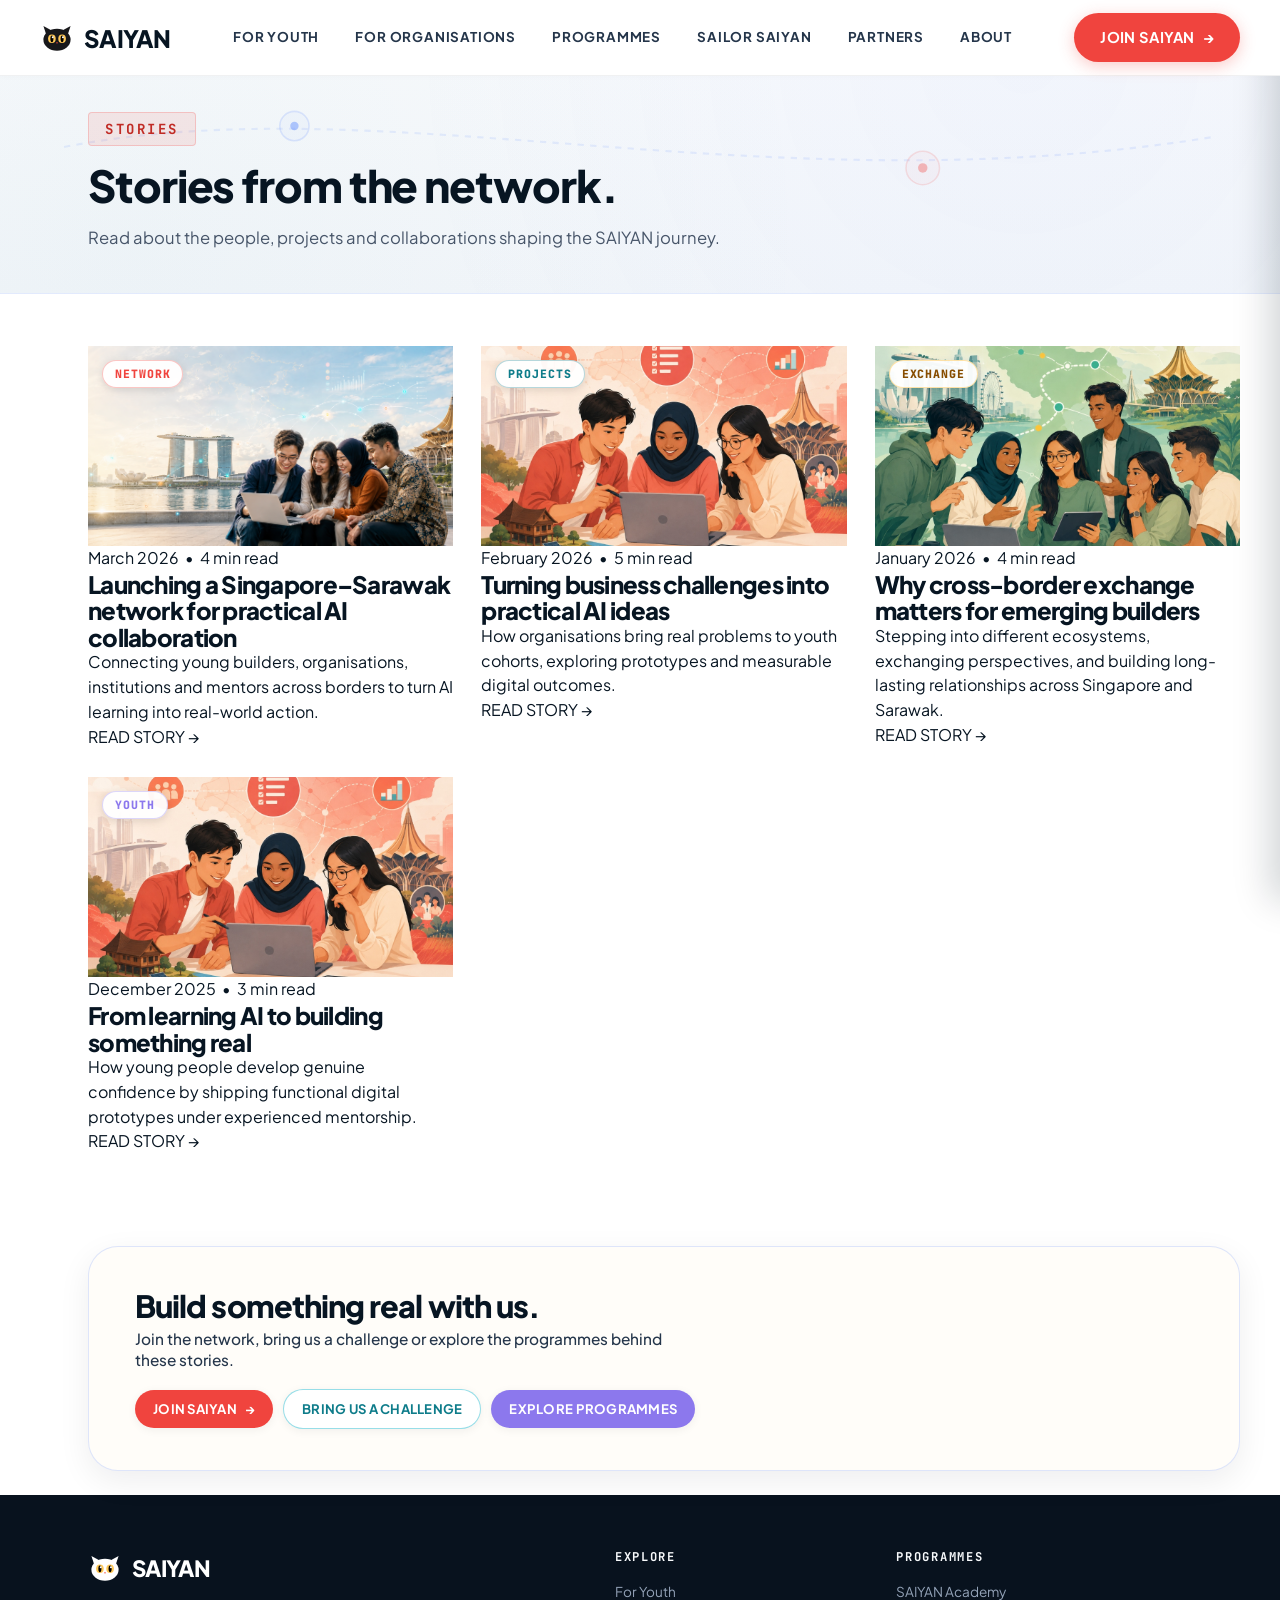
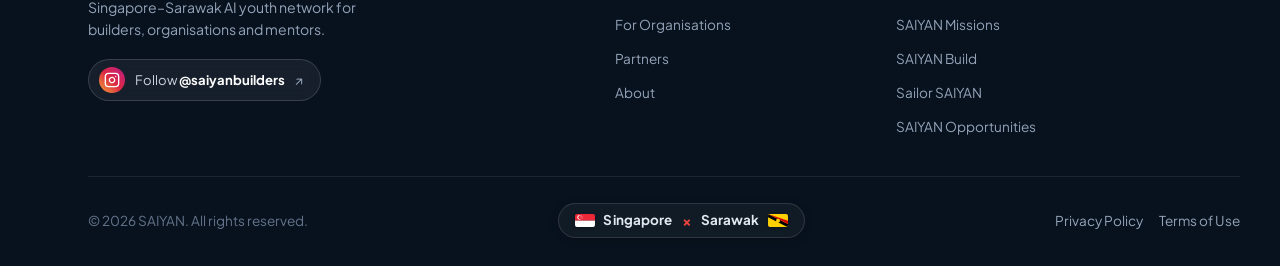
<file: stories.html>
<!DOCTYPE html>
<html lang="en">
<head>
  <meta charset="UTF-8" />
  <meta name="viewport" content="width=device-width, initial-scale=1.0" />
  <title>SAIYAN | Singapore–Sarawak AI Youth Ambassador Network</title>
  <link rel="icon" type="image/svg+xml" href="assets/img/favicon.svg" />
  <meta name="description" content="SAIYAN connects young people in Singapore and Sarawak through practical AI skills, digital transformation, real-world projects and cross-border opportunities." />
  
  <!-- Fonts: Plus Jakarta Sans & JetBrains Mono -->
  <link rel="preconnect" href="https://fonts.googleapis.com" />
  <link rel="preconnect" href="https://fonts.gstatic.com" crossorigin />
  <link href="https://fonts.googleapis.com/css2?family=JetBrains+Mono:wght@500;700&family=Plus+Jakarta+Sans:wght@400;500;600;700;800;900&display=swap" rel="stylesheet" />
  
  <link rel="stylesheet" href="assets/styles.css" />
</head>
<body class="stories-page-body">

  <!-- =========================================================================
       1. FLAT EDITORIAL HEADER & MOBILE NAVIGATION
       ========================================================================= -->
  <header class="site-header" role="banner">
    <div class="container header-inner">
      <a href="index.html" class="brand-wrapper" aria-label="SAIYAN Homepage">
        <svg class="brand-mascot-head" viewBox="0 0 40 40" fill="none" xmlns="http://www.w3.org/2000/svg">
          <polygon points="8,18 4,6 17,13" fill="#18181b"/>
          <polygon points="32,18 36,6 23,13" fill="#18181b"/>
          <ellipse cx="20" cy="22" rx="16" ry="13" fill="#18181b"/>
          <ellipse cx="14" cy="21" rx="4.5" ry="5" fill="#FFC857"/>
          <ellipse cx="14" cy="21" rx="1.8" ry="4" fill="#000000"/>
          <ellipse cx="26" cy="21" rx="4.5" ry="5" fill="#FFC857"/>
          <ellipse cx="26" cy="21" rx="1.8" ry="4" fill="#000000"/>
          <circle cx="15" cy="19" r="1.2" fill="#ffffff"/>
          <circle cx="27" cy="19" r="1.2" fill="#ffffff"/>
          <polygon points="19,25 21,25 20,27" fill="#F0443E"/>
        </svg>
        <span class="brand-title">SAIYAN</span>
      </a>

      <!-- Desktop Navigation Links in exact order -->
      <nav class="main-nav" role="navigation" aria-label="Main Navigation">
        <a href="youth.html" class="nav-link ">FOR YOUTH</a>
        <a href="organisations.html" class="nav-link ">FOR ORGANISATIONS</a>
        <a href="programmes.html" class="nav-link ">PROGRAMMES</a>
        <a href="sailor-saiyan.html" class="nav-link ">SAILOR SAIYAN</a>
        <a href="index.html#partners" class="nav-link">PARTNERS</a>
        <a href="about.html" class="nav-link ">ABOUT</a>
      </nav>

      <!-- Right Header Actions (Desktop CTA + Mobile Menu Button) -->
      <div class="header-action">
        <a href="join.html" class="btn btn-coral desktop-header-cta">
          <span>JOIN SAIYAN</span>
          <span>→</span>
        </a>
        
        <button type="button" class="mobile-menu-toggle" id="mobileMenuBtn" aria-label="Toggle Navigation Menu" aria-expanded="false" aria-controls="mobileNavDrawer">
          <span class="hamburger-bar"></span>
          <span class="hamburger-bar"></span>
          <span class="hamburger-bar"></span>
        </button>
      </div>
    </div>
  </header>

  <!-- Mobile Navigation Drawer Overlay -->
  <div class="mobile-nav-backdrop" id="mobileNavBackdrop" aria-hidden="true"></div>
  <nav class="mobile-nav-drawer" id="mobileNavDrawer" aria-label="Mobile Navigation" aria-hidden="true">
    <div class="mobile-drawer-header">
      <span class="mobile-drawer-brand">SAIYAN MENU</span>
      <button type="button" class="mobile-drawer-close" id="mobileDrawerClose" aria-label="Close navigation menu">✕</button>
    </div>
    <ul class="mobile-nav-list">
      <li><a href="youth.html" class="mobile-nav-item ">FOR YOUTH</a></li>
      <li><a href="organisations.html" class="mobile-nav-item ">FOR ORGANISATIONS</a></li>
      <li><a href="programmes.html" class="mobile-nav-item ">PROGRAMMES</a></li>
      <li><a href="sailor-saiyan.html" class="mobile-nav-item ">SAILOR SAIYAN</a></li>
      <li><a href="index.html#partners" class="mobile-nav-item">PARTNERS</a></li>
      <li><a href="about.html" class="mobile-nav-item ">ABOUT</a></li>
    </ul>
    <div class="mobile-nav-footer-cta">
      <a href="join.html" class="btn btn-coral" style="width:100%; justify-content:center;">
        <span>JOIN SAIYAN</span>
        <span>→</span>
      </a>
    </div>
  </nav>

  <main id="main-content">
    
    <!-- =======================================================================
         1. PAGE INTRO HEADER (Compact Internal Header)
         ======================================================================= -->
    <header class="page-intro-header theme-stories">
      <div class="page-intro-ambient" aria-hidden="true"></div>
      <svg class="page-intro-route-svg" viewBox="0 0 1200 280" fill="none" aria-hidden="true">
        <path d="M 50 140 C 360 80, 720 200, 1150 130" stroke="rgba(49, 107, 255, 0.14)" stroke-width="2" stroke-dasharray="6 6"/>
        <circle cx="270" cy="120" r="14" fill="#316BFF" fill-opacity="0.04" stroke="#316BFF" stroke-width="1.5" stroke-opacity="0.2"/>
        <circle cx="270" cy="120" r="4" fill="#316BFF" fill-opacity="0.5"/>
        <circle cx="870" cy="160" r="16" fill="#F0443E" fill-opacity="0.04" stroke="#F0443E" stroke-width="1.5" stroke-opacity="0.2"/>
        <circle cx="870" cy="160" r="4.5" fill="#F0443E" fill-opacity="0.5"/>
      </svg>

      <div class="container page-intro-container">
        <div class="page-intro-content">
          <div class="section-eyebrow eyebrow-coral">
            <span>STORIES</span>
          </div>
          <h1 class="page-intro-title">Stories from the network.</h1>
          <p class="page-intro-lead">
            Read about the people, projects and collaborations shaping the SAIYAN journey.
          </p>
        </div>
      </div>
    </header>

    <!-- =======================================================================
         2. STORIES ARCHIVE SECTION
         ======================================================================= -->
    <section class="stories-archive-section bg-white" id="archive" style="padding-top: 48px; padding-bottom: 72px;">
      <div class="container">
        <!-- Stories Grid -->
        <div class="stories-grid-3" id="storiesGrid">
          
          <!-- Story 1: Network Launch -->
          <article class="story-archive-card">
            <a href="story-detail.html?slug=saiyan-network-launch" class="story-card-cover-link">
              <img src="assets/img/hero_scene_ultra_wide_21x9.png" alt="Launching a Singapore–Sarawak network for practical AI collaboration" class="story-cover-image" />
              <span class="story-category-pill cat-coral">NETWORK</span>
            </a>
            <div class="story-archive-body">
              <div class="story-meta-line">
                <span>March 2026</span> &nbsp;•&nbsp; <span>4 min read</span>
              </div>
              <h2 class="story-archive-title">
                <a href="story-detail.html?slug=saiyan-network-launch">Launching a Singapore–Sarawak network for practical AI collaboration</a>
              </h2>
              <p class="story-archive-excerpt">Connecting young builders, organisations, institutions and mentors across borders to turn AI learning into real-world action.</p>
              <div class="story-action-row">
                <a href="story-detail.html?slug=saiyan-network-launch" class="read-story-btn">
                  <span>READ STORY</span>
                  <span>→</span>
                </a>
              </div>
            </div>
          </article>

          <!-- Story 2: AI Business Design Hackathon -->
          <article class="story-archive-card">
            <a href="story-detail.html?slug=ai-business-design-hackathon" class="story-card-cover-link">
              <img src="assets/img/card_real_world_projects.jpg" alt="Turning business challenges into practical AI ideas" class="story-cover-image" />
              <span class="story-category-pill cat-cyan">PROJECTS</span>
            </a>
            <div class="story-archive-body">
              <div class="story-meta-line">
                <span>February 2026</span> &nbsp;•&nbsp; <span>5 min read</span>
              </div>
              <h2 class="story-archive-title">
                <a href="story-detail.html?slug=ai-business-design-hackathon">Turning business challenges into practical AI ideas</a>
              </h2>
              <p class="story-archive-excerpt">How organisations bring real problems to youth cohorts, exploring prototypes and measurable digital outcomes.</p>
              <div class="story-action-row">
                <a href="story-detail.html?slug=ai-business-design-hackathon" class="read-story-btn">
                  <span>READ STORY</span>
                  <span>→</span>
                </a>
              </div>
            </div>
          </article>

          <!-- Story 3: Cross-Border Exchange -->
          <article class="story-archive-card">
            <a href="story-detail.html?slug=cross-border-youth-collaboration" class="story-card-cover-link">
              <img src="assets/img/card_cross_border_community.jpg" alt="Why cross-border exchange matters for emerging builders" class="story-cover-image" />
              <span class="story-category-pill cat-yellow">EXCHANGE</span>
            </a>
            <div class="story-archive-body">
              <div class="story-meta-line">
                <span>January 2026</span> &nbsp;•&nbsp; <span>4 min read</span>
              </div>
              <h2 class="story-archive-title">
                <a href="story-detail.html?slug=cross-border-youth-collaboration">Why cross-border exchange matters for emerging builders</a>
              </h2>
              <p class="story-archive-excerpt">Stepping into different ecosystems, exchanging perspectives, and building long-lasting relationships across Singapore and Sarawak.</p>
              <div class="story-action-row">
                <a href="story-detail.html?slug=cross-border-youth-collaboration" class="read-story-btn">
                  <span>READ STORY</span>
                  <span>→</span>
                </a>
              </div>
            </div>
          </article>

          <!-- Story 4: From Learning to Building -->
          <article class="story-archive-card">
            <a href="story-detail.html?slug=from-learning-to-building" class="story-card-cover-link">
              <img src="assets/img/card_build_and_ship.jpg" alt="From learning AI to building something real" class="story-cover-image" />
              <span class="story-category-pill cat-lavender">YOUTH</span>
            </a>
            <div class="story-archive-body">
              <div class="story-meta-line">
                <span>December 2025</span> &nbsp;•&nbsp; <span>3 min read</span>
              </div>
              <h2 class="story-archive-title">
                <a href="story-detail.html?slug=from-learning-to-building">From learning AI to building something real</a>
              </h2>
              <p class="story-archive-excerpt">How young people develop genuine confidence by shipping functional digital prototypes under experienced mentorship.</p>
              <div class="story-action-row">
                <a href="story-detail.html?slug=from-learning-to-building" class="read-story-btn">
                  <span>READ STORY</span>
                  <span>→</span>
                </a>
              </div>
            </div>
          </article>

        </div>
      </div>
    </section>

    <!-- =======================================================================
         3. FINAL CTA SECTION
         ======================================================================= -->
    <section class="final-cta-section" id="final-cta">
      <div class="container">
        <div class="final-cta-card">
          <div class="final-cta-content">
            <h2 class="final-cta-title">Build something real with us.</h2>
            <p class="final-cta-subline">Join the network, bring us a challenge or explore the programmes behind these stories.</p>
            <div class="final-cta-buttons">
              <a href="join.html" class="btn btn-coral"><span>JOIN SAIYAN</span><span>→</span></a>
              <a href="organisations.html#challenge" class="btn btn-cyan"><span>BRING US A CHALLENGE</span></a>
              <a href="programmes.html" class="btn btn-purple"><span>EXPLORE PROGRAMMES</span></a>
            </div>
          </div>
        </div>
      </div>
    </section>

  </main>

  <!-- =========================================================================
       4. SITE FOOTER
       ========================================================================= -->
  <footer class="site-footer" role="contentinfo">
    <div class="container" style="position:relative; z-index:10;">
      <div class="footer-top">
        <div class="footer-brand-column">
          <a href="index.html" class="brand-wrapper" style="margin-bottom:12px; display:inline-flex;" aria-label="SAIYAN Homepage">
            <svg class="brand-mascot-head" viewBox="0 0 40 40" fill="none">
              <polygon points="8,18 4,6 17,13" fill="#ffffff"/>
              <polygon points="32,18 36,6 23,13" fill="#ffffff"/>
              <ellipse cx="20" cy="22" rx="16" ry="13" fill="#ffffff"/>
              <ellipse cx="14" cy="21" rx="4.5" ry="5" fill="#FFC857"/>
              <ellipse cx="14" cy="21" rx="1.8" ry="4" fill="#000000"/>
              <ellipse cx="26" cy="21" rx="4.5" ry="5" fill="#FFC857"/>
              <ellipse cx="26" cy="21" rx="1.8" ry="4" fill="#000000"/>
              <circle cx="15" cy="19" r="1.2" fill="#ffffff"/>
              <circle cx="27" cy="19" r="1.2" fill="#ffffff"/>
              <polygon points="19,25 21,25 20,27" fill="#F0443E"/>
            </svg>
            <span class="brand-title" style="color:#FFFFFF; font-size:1.4rem;">SAIYAN</span>
          </a>
          <p class="footer-brand-desc">
            Singapore–Sarawak AI youth network for builders, organisations and mentors.
          </p>
          <div class="footer-social-wrapper">
            <a href="https://instagram.com" target="_blank" rel="noopener noreferrer" class="footer-instagram-pill" aria-label="Follow SAIYAN on Instagram @saiyanbuilders">
              <span class="ig-gradient-icon">
                <svg viewBox="0 0 24 24" width="16" height="16" fill="none" stroke="currentColor" stroke-width="2" stroke-linecap="round" stroke-linejoin="round">
                  <rect x="2" y="2" width="20" height="20" rx="5" ry="5"></rect>
                  <path d="M16 11.37A4 4 0 1 1 12.63 8 4 4 0 0 1 16 11.37z"></path>
                  <line x1="17.5" y1="6.5" x2="17.51" y2="6.5"></line>
                </svg>
              </span>
              <span class="ig-label">Follow <strong style="color:#FFFFFF;">@saiyanbuilders</strong></span>
              <span class="ig-arrow">↗</span>
            </a>
          </div>
        </div>

        <div>
          <h4 class="footer-heading">EXPLORE</h4>
          <ul class="footer-links">
            <li><a href="youth.html">For Youth</a></li>
            <li><a href="organisations.html">For Organisations</a></li>
            <li><a href="index.html#partners">Partners</a></li>
            <li><a href="about.html">About</a></li>
          </ul>
        </div>

        <div>
          <h4 class="footer-heading">PROGRAMMES</h4>
          <ul class="footer-links">
            <li><a href="programmes.html">SAIYAN Academy</a></li>
            <li><a href="programmes.html">SAIYAN Missions</a></li>
            <li><a href="programmes.html">SAIYAN Build</a></li>
            <li><a href="sailor-saiyan.html">Sailor SAIYAN</a></li>
            <li><a href="programmes.html">SAIYAN Opportunities</a></li>
          </ul>
        </div>
      </div>

      <div class="footer-bottom">
        <div class="footer-copyright">&copy; 2026 SAIYAN. All rights reserved.</div>
        <div class="footer-region-badge">
          <svg class="flag-svg" viewBox="0 0 24 16" width="20" height="13.3" fill="none" xmlns="http://www.w3.org/2000/svg">
            <rect width="24" height="8" fill="#ED2939"/>
            <rect y="8" width="24" height="8" fill="#FFFFFF"/>
            <circle cx="5.5" cy="4" r="2.8" fill="#FFFFFF"/>
            <circle cx="6.5" cy="4" r="2.5" fill="#ED2939"/>
            <circle cx="8" cy="2.5" r="0.4" fill="#FFFFFF"/>
            <circle cx="9" cy="3.5" r="0.4" fill="#FFFFFF"/>
            <circle cx="8.6" cy="4.8" r="0.4" fill="#FFFFFF"/>
            <circle cx="7.4" cy="4.8" r="0.4" fill="#FFFFFF"/>
            <circle cx="7" cy="3.5" r="0.4" fill="#FFFFFF"/>
          </svg>
          <span class="region-text">Singapore</span>
          <span class="region-cross">×</span>
          <span class="region-text">Sarawak</span>
          <svg class="flag-svg" viewBox="0 0 24 16" width="20" height="13.3" fill="none" xmlns="http://www.w3.org/2000/svg">
            <rect width="24" height="16" fill="#FFD100"/>
            <polygon points="0,0 24,12 24,16 0,4" fill="#000000"/>
            <polygon points="0,0 24,12 24,8 0,0" fill="#D90000"/>
            <circle cx="12" cy="8" r="2.2" fill="#FFD100"/>
            <path d="M 12 5.6 L 12.6 7.2 L 14.2 6.8 L 13.2 8.1 L 14.4 9.3 L 12.8 9.5 L 12 11 L 11.2 9.5 L 9.6 9.3 L 10.8 8.1 L 9.8 6.8 L 11.4 7.2 Z" fill="#FFD100"/>
          </svg>
        </div>
        <div class="footer-legal-links">
          <a href="privacy.html">Privacy Policy</a>
          <a href="terms.html">Terms of Use</a>
        </div>
      </div>
    </div>
  </footer>

</body>
</html>
</file>
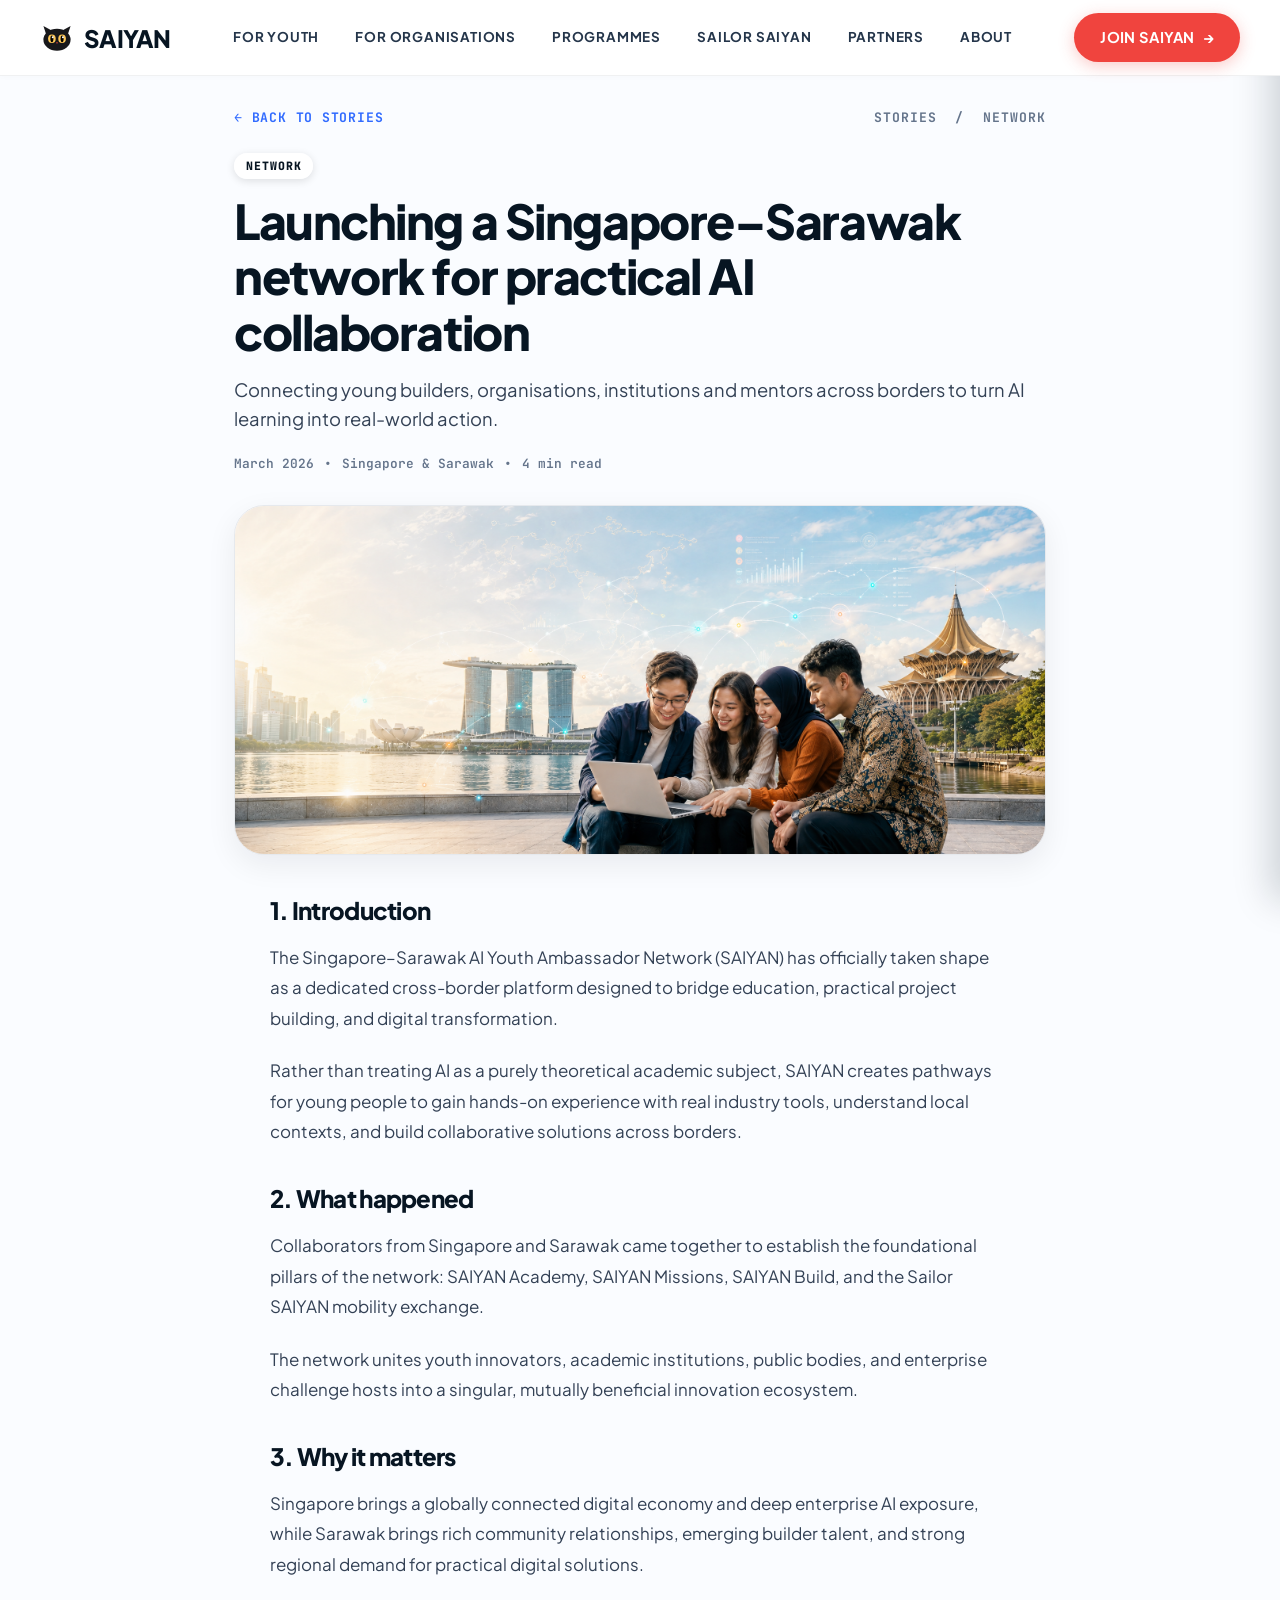
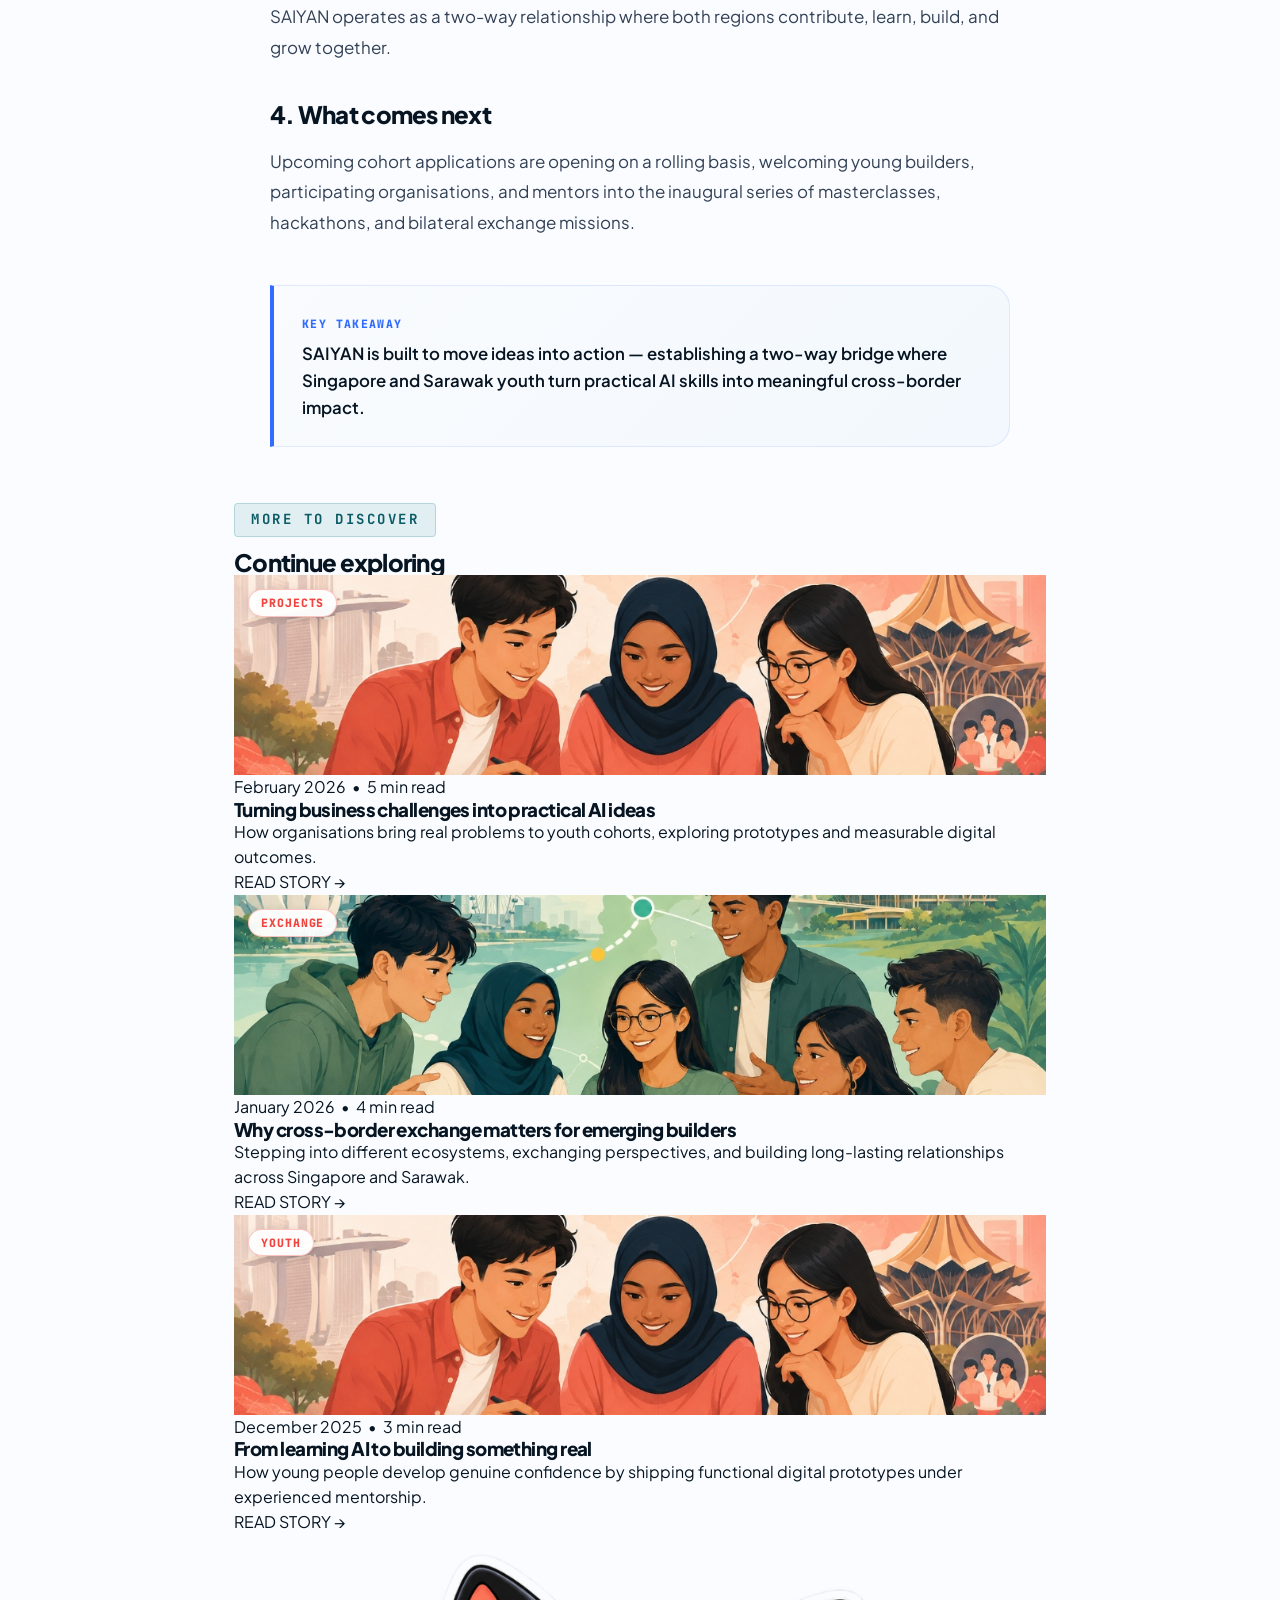
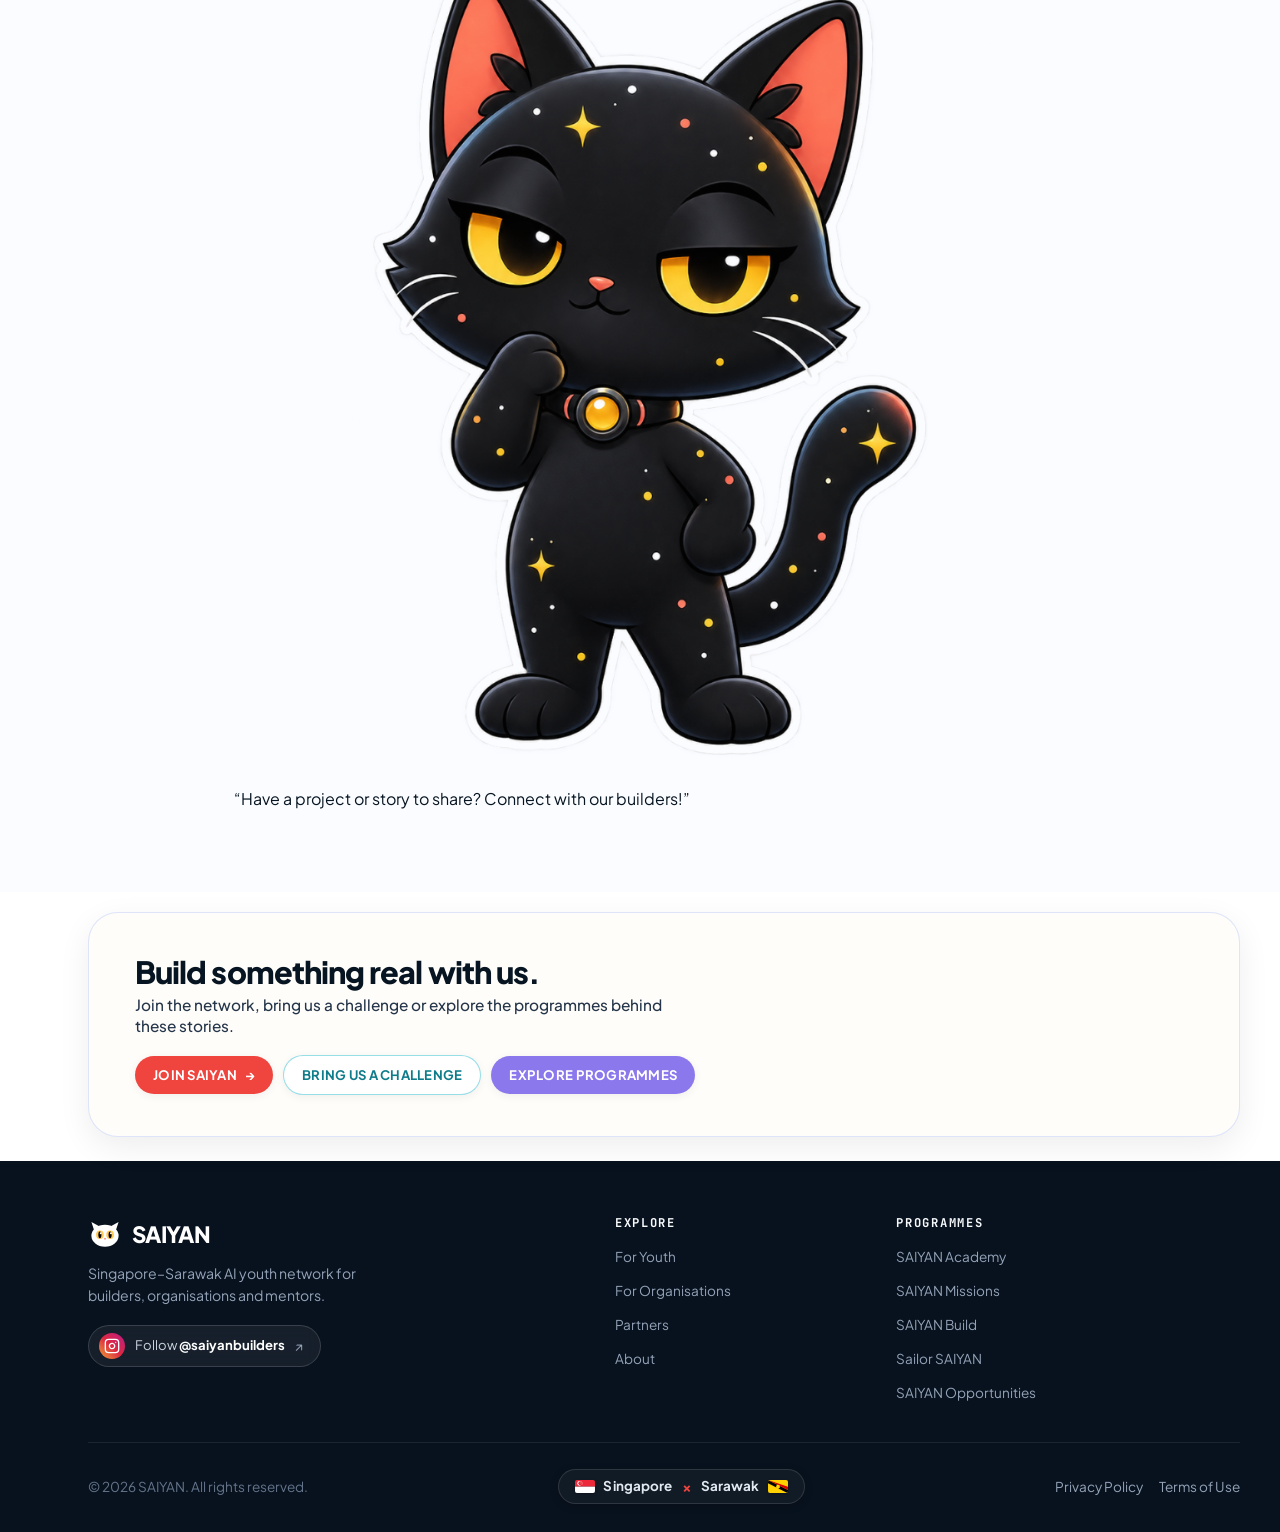
<file: story-detail.html>
<!DOCTYPE html>
<html lang="en">
<head>
  <meta charset="UTF-8" />
  <meta name="viewport" content="width=device-width, initial-scale=1.0" />
  <title id="pageTitle">SAIYAN | Singapore–Sarawak AI Youth Ambassador Network</title>
  <link rel="icon" type="image/svg+xml" href="assets/img/favicon.svg" />
  <meta name="description" content="SAIYAN connects young people in Singapore and Sarawak through practical AI skills, digital transformation, real-world projects and cross-border opportunities." />
  
  <link rel="preconnect" href="https://fonts.googleapis.com" />
  <link rel="preconnect" href="https://fonts.gstatic.com" crossorigin />
  <link href="https://fonts.googleapis.com/css2?family=JetBrains+Mono:wght@500;700&family=Plus+Jakarta+Sans:wght@400;500;600;700;800;900&display=swap" rel="stylesheet" />
  
  <link rel="stylesheet" href="assets/styles.css" />
</head>
<body class="story-detail-body">

  <!-- =========================================================================
       1. FLAT EDITORIAL HEADER & MOBILE NAVIGATION
       ========================================================================= -->
  <header class="site-header" role="banner">
    <div class="container header-inner">
      <a href="index.html" class="brand-wrapper" aria-label="SAIYAN Homepage">
        <svg class="brand-mascot-head" viewBox="0 0 40 40" fill="none" xmlns="http://www.w3.org/2000/svg">
          <polygon points="8,18 4,6 17,13" fill="#18181b"/>
          <polygon points="32,18 36,6 23,13" fill="#18181b"/>
          <ellipse cx="20" cy="22" rx="16" ry="13" fill="#18181b"/>
          <ellipse cx="14" cy="21" rx="4.5" ry="5" fill="#FFC857"/>
          <ellipse cx="14" cy="21" rx="1.8" ry="4" fill="#000000"/>
          <ellipse cx="26" cy="21" rx="4.5" ry="5" fill="#FFC857"/>
          <ellipse cx="26" cy="21" rx="1.8" ry="4" fill="#000000"/>
          <circle cx="15" cy="19" r="1.2" fill="#ffffff"/>
          <circle cx="27" cy="19" r="1.2" fill="#ffffff"/>
          <polygon points="19,25 21,25 20,27" fill="#F0443E"/>
        </svg>
        <span class="brand-title">SAIYAN</span>
      </a>

      <!-- Desktop Navigation Links in exact order -->
      <nav class="main-nav" role="navigation" aria-label="Main Navigation">
        <a href="youth.html" class="nav-link ">FOR YOUTH</a>
        <a href="organisations.html" class="nav-link ">FOR ORGANISATIONS</a>
        <a href="programmes.html" class="nav-link ">PROGRAMMES</a>
        <a href="sailor-saiyan.html" class="nav-link ">SAILOR SAIYAN</a>
        <a href="index.html#partners" class="nav-link">PARTNERS</a>
        <a href="about.html" class="nav-link ">ABOUT</a>
      </nav>

      <!-- Right Header Actions (Desktop CTA + Mobile Menu Button) -->
      <div class="header-action">
        <a href="join.html" class="btn btn-coral desktop-header-cta">
          <span>JOIN SAIYAN</span>
          <span>→</span>
        </a>
        
        <button type="button" class="mobile-menu-toggle" id="mobileMenuBtn" aria-label="Toggle Navigation Menu" aria-expanded="false" aria-controls="mobileNavDrawer">
          <span class="hamburger-bar"></span>
          <span class="hamburger-bar"></span>
          <span class="hamburger-bar"></span>
        </button>
      </div>
    </div>
  </header>

  <!-- Mobile Navigation Drawer Overlay -->
  <div class="mobile-nav-backdrop" id="mobileNavBackdrop" aria-hidden="true"></div>
  <nav class="mobile-nav-drawer" id="mobileNavDrawer" aria-label="Mobile Navigation" aria-hidden="true">
    <div class="mobile-drawer-header">
      <span class="mobile-drawer-brand">SAIYAN MENU</span>
      <button type="button" class="mobile-drawer-close" id="mobileDrawerClose" aria-label="Close navigation menu">✕</button>
    </div>
    <ul class="mobile-nav-list">
      <li><a href="youth.html" class="mobile-nav-item ">FOR YOUTH</a></li>
      <li><a href="organisations.html" class="mobile-nav-item ">FOR ORGANISATIONS</a></li>
      <li><a href="programmes.html" class="mobile-nav-item ">PROGRAMMES</a></li>
      <li><a href="sailor-saiyan.html" class="mobile-nav-item ">SAILOR SAIYAN</a></li>
      <li><a href="index.html#partners" class="mobile-nav-item">PARTNERS</a></li>
      <li><a href="about.html" class="mobile-nav-item ">ABOUT</a></li>
    </ul>
    <div class="mobile-nav-footer-cta">
      <a href="join.html" class="btn btn-coral" style="width:100%; justify-content:center;">
        <span>JOIN SAIYAN</span>
        <span>→</span>
      </a>
    </div>
  </nav>

  <main id="main-content">
    <div class="story-detail-container">
      
      <!-- Top Navigation & Breadcrumb -->
      <div class="detail-nav-bar">
        <a href="stories.html" class="back-to-stories-link">
          <span>← BACK TO STORIES</span>
        </a>
        <div class="detail-breadcrumb">
          <span>STORIES</span> &nbsp;/&nbsp; <span id="breadcrumbCat">NETWORK</span>
        </div>
      </div>

      <!-- Article Header -->
      <header class="story-article-header">
        <div class="story-category-pill" id="articleCategoryPill">NETWORK</div>
        <h1 class="story-headline" id="articleTitle">Launching a Singapore–Sarawak network for practical AI collaboration</h1>
        <p class="story-lead-summary" id="articleSummary">Connecting young builders, organisations, institutions and mentors across borders to turn AI learning into real-world action.</p>
        
        <div class="story-meta-bar">
          <span class="meta-item" id="articleDate">March 2026</span>
          <span class="meta-divider">•</span>
          <span class="meta-item" id="articleLocation">Singapore & Sarawak</span>
          <span class="meta-divider">•</span>
          <span class="meta-item" id="articleReadingTime">4 min read</span>
        </div>
      </header>

      <!-- Hero Cover Image -->
      <div class="story-cover-frame">
        <img src="assets/img/hero_scene_ultra_wide_21x9.png" alt="Story Cover" id="articleCoverImg" class="story-full-cover-image" />
      </div>

      <!-- Article Body Content (680px–760px Comfortable Editorial Column) -->
      <article class="story-body-content" id="articleBody">
        <!-- Rendered dynamically by stories-data.js -->
      </article>

      <!-- Key Takeaway Highlight Block -->
      <div class="story-takeaway-card" id="articleTakeawayBox">
        <div class="takeaway-header">
          <span class="takeaway-badge">KEY TAKEAWAY</span>
        </div>
        <p class="takeaway-text" id="articleTakeawayText">
          SAIYAN is built to move ideas into action — establishing a two-way bridge where Singapore and Sarawak youth turn practical AI skills into meaningful cross-border impact.
        </p>
      </div>

      <!-- Related Stories Section -->
      <section class="related-stories-section">
        <div class="related-header">
          <div class="section-eyebrow eyebrow-cyan">
            <span>MORE TO DISCOVER</span>
          </div>
          <h2 class="related-title">Continue exploring</h2>
        </div>

        <div class="related-stories-grid" id="relatedStoriesGrid">
          <!-- Rendered dynamically -->
        </div>
      </section>

      <!-- Bottom Mascot Guide Companion -->
      <div class="story-mascot-companion" title="Usei Usei Cat">
        <img src="assets/img/usei_usei_cat_transparent.png" alt="Usei Usei Cat" class="story-mascot-img" />
        <div class="story-mascot-bubble">
          “Have a project or story to share? Connect with our builders!”
        </div>
      </div>

    </div>

    <!-- =======================================================================
         FINAL CTA SECTION
         ======================================================================= -->
    <section class="final-cta-section" id="final-cta">
      <div class="container">
        <div class="final-cta-card">
          <div class="final-cta-content">
            <h2 class="final-cta-title">Build something real with us.</h2>
            <p class="final-cta-subline">Join the network, bring us a challenge or explore the programmes behind these stories.</p>
            <div class="final-cta-buttons">
              <a href="join.html" class="btn btn-coral"><span>JOIN SAIYAN</span><span>→</span></a>
              <a href="organisations.html#challenge" class="btn btn-cyan"><span>BRING US A CHALLENGE</span></a>
              <a href="programmes.html" class="btn btn-purple"><span>EXPLORE PROGRAMMES</span></a>
            </div>
          </div>
        </div>
      </div>
    </section>

  </main>

  <!-- =========================================================================
       SITE FOOTER
       ========================================================================= -->
  <footer class="site-footer" role="contentinfo">
    <div class="container" style="position:relative; z-index:10;">
      <div class="footer-top">
        <div class="footer-brand-column">
          <a href="index.html" class="brand-wrapper" style="margin-bottom:12px; display:inline-flex;" aria-label="SAIYAN Homepage">
            <svg class="brand-mascot-head" viewBox="0 0 40 40" fill="none">
              <polygon points="8,18 4,6 17,13" fill="#ffffff"/>
              <polygon points="32,18 36,6 23,13" fill="#ffffff"/>
              <ellipse cx="20" cy="22" rx="16" ry="13" fill="#ffffff"/>
              <ellipse cx="14" cy="21" rx="4.5" ry="5" fill="#FFC857"/>
              <ellipse cx="14" cy="21" rx="1.8" ry="4" fill="#000000"/>
              <ellipse cx="26" cy="21" rx="4.5" ry="5" fill="#FFC857"/>
              <ellipse cx="26" cy="21" rx="1.8" ry="4" fill="#000000"/>
              <circle cx="15" cy="19" r="1.2" fill="#ffffff"/>
              <circle cx="27" cy="19" r="1.2" fill="#ffffff"/>
              <polygon points="19,25 21,25 20,27" fill="#F0443E"/>
            </svg>
            <span class="brand-title" style="color:#FFFFFF; font-size:1.4rem;">SAIYAN</span>
          </a>
          <p class="footer-brand-desc">
            Singapore–Sarawak AI youth network for builders, organisations and mentors.
          </p>
          <div class="footer-social-wrapper">
            <a href="https://instagram.com" target="_blank" rel="noopener noreferrer" class="footer-instagram-pill" aria-label="Follow SAIYAN on Instagram @saiyanbuilders">
              <span class="ig-gradient-icon">
                <svg viewBox="0 0 24 24" width="16" height="16" fill="none" stroke="currentColor" stroke-width="2" stroke-linecap="round" stroke-linejoin="round">
                  <rect x="2" y="2" width="20" height="20" rx="5" ry="5"></rect>
                  <path d="M16 11.37A4 4 0 1 1 12.63 8 4 4 0 0 1 16 11.37z"></path>
                  <line x1="17.5" y1="6.5" x2="17.51" y2="6.5"></line>
                </svg>
              </span>
              <span class="ig-label">Follow <strong style="color:#FFFFFF;">@saiyanbuilders</strong></span>
              <span class="ig-arrow">↗</span>
            </a>
          </div>
        </div>

        <div>
          <h4 class="footer-heading">EXPLORE</h4>
          <ul class="footer-links">
            <li><a href="youth.html">For Youth</a></li>
            <li><a href="organisations.html">For Organisations</a></li>
            <li><a href="index.html#partners">Partners</a></li>
            <li><a href="about.html">About</a></li>
          </ul>
        </div>

        <div>
          <h4 class="footer-heading">PROGRAMMES</h4>
          <ul class="footer-links">
            <li><a href="programmes.html">SAIYAN Academy</a></li>
            <li><a href="programmes.html">SAIYAN Missions</a></li>
            <li><a href="programmes.html">SAIYAN Build</a></li>
            <li><a href="sailor-saiyan.html">Sailor SAIYAN</a></li>
            <li><a href="programmes.html">SAIYAN Opportunities</a></li>
          </ul>
        </div>
      </div>

      <div class="footer-bottom">
        <div class="footer-copyright">&copy; 2026 SAIYAN. All rights reserved.</div>
        <div class="footer-region-badge">
          <svg class="flag-svg" viewBox="0 0 24 16" width="20" height="13.3" fill="none" xmlns="http://www.w3.org/2000/svg">
            <rect width="24" height="8" fill="#ED2939"/>
            <rect y="8" width="24" height="8" fill="#FFFFFF"/>
            <circle cx="5.5" cy="4" r="2.8" fill="#FFFFFF"/>
            <circle cx="6.5" cy="4" r="2.5" fill="#ED2939"/>
            <circle cx="8" cy="2.5" r="0.4" fill="#FFFFFF"/>
            <circle cx="9" cy="3.5" r="0.4" fill="#FFFFFF"/>
            <circle cx="8.6" cy="4.8" r="0.4" fill="#FFFFFF"/>
            <circle cx="7.4" cy="4.8" r="0.4" fill="#FFFFFF"/>
            <circle cx="7" cy="3.5" r="0.4" fill="#FFFFFF"/>
          </svg>
          <span class="region-text">Singapore</span>
          <span class="region-cross">×</span>
          <span class="region-text">Sarawak</span>
          <svg class="flag-svg" viewBox="0 0 24 16" width="20" height="13.3" fill="none" xmlns="http://www.w3.org/2000/svg">
            <rect width="24" height="16" fill="#FFD100"/>
            <polygon points="0,0 24,12 24,16 0,4" fill="#000000"/>
            <polygon points="0,0 24,12 24,8 0,0" fill="#D90000"/>
            <circle cx="12" cy="8" r="2.2" fill="#FFD100"/>
            <path d="M 12 5.6 L 12.6 7.2 L 14.2 6.8 L 13.2 8.1 L 14.4 9.3 L 12.8 9.5 L 12 11 L 11.2 9.5 L 9.6 9.3 L 10.8 8.1 L 9.8 6.8 L 11.4 7.2 Z" fill="#FFD100"/>
          </svg>
        </div>
        <div class="footer-legal-links">
          <a href="privacy.html">Privacy Policy</a>
          <a href="terms.html">Terms of Use</a>
        </div>
      </div>
    </div>
  </footer>

  <script src="assets/stories-data.js"></script>
  <script>
    document.addEventListener('DOMContentLoaded', () => {
      // Parse slug from URL params: ?slug=xyz or pathname /stories/xyz
      const urlParams = new URLSearchParams(window.location.search);
      let slug = urlParams.get('slug');
      if (!slug) {
        const pathParts = window.location.pathname.split('/');
        slug = pathParts[pathParts.length - 1].replace('.html', '');
      }

      const story = SAIYAN_STORIES.find(s => s.slug === slug) || SAIYAN_STORIES[0];

      // Populate Article Header
      document.title = `${story.title} — SAIYAN Stories`;
      document.getElementById('pageTitle').textContent = `${story.title} — SAIYAN`;
      document.getElementById('breadcrumbCat').textContent = story.category;
      document.getElementById('articleCategoryPill').textContent = story.category;
      document.getElementById('articleTitle').textContent = story.title;
      document.getElementById('articleSummary').textContent = story.excerpt;
      document.getElementById('articleDate').textContent = story.date;
      document.getElementById('articleLocation').textContent = story.location;
      document.getElementById('articleReadingTime').textContent = story.readingTime;

      // Cover image
      const coverImg = document.getElementById('articleCoverImg');
      coverImg.src = story.coverImage;
      coverImg.alt = story.altText || story.title;

      // Body paragraphs
      const bodyContainer = document.getElementById('articleBody');
      bodyContainer.innerHTML = '';
      story.sections.forEach(sec => {
        const h2 = document.createElement('h2');
        h2.className = 'story-section-subhead';
        h2.textContent = sec.heading;
        bodyContainer.appendChild(h2);

        sec.paragraphs.forEach(pText => {
          const p = document.createElement('p');
          p.className = 'story-paragraph';
          p.textContent = pText;
          bodyContainer.appendChild(p);
        });
      });

      // Key Takeaway
      document.getElementById('articleTakeawayText').textContent = story.takeaway;

      // Related Stories
      const relatedGrid = document.getElementById('relatedStoriesGrid');
      relatedGrid.innerHTML = '';
      const relatedStories = SAIYAN_STORIES.filter(s => s.slug !== story.slug).slice(0, 3);

      relatedStories.forEach(rel => {
        const card = document.createElement('article');
        card.className = 'story-archive-card';
        card.innerHTML = `
          <a href="story-detail.html?slug=${rel.slug}" class="story-card-cover-link">
            <img src="${rel.coverImage}" alt="${rel.title}" class="story-cover-image" />
            <span class="story-category-pill cat-coral">${rel.category}</span>
          </a>
          <div class="story-archive-body">
            <div class="story-meta-line">
              <span>${rel.date}</span> &nbsp;•&nbsp; <span>${rel.readingTime}</span>
            </div>
            <h3 class="story-archive-title">
              <a href="story-detail.html?slug=${rel.slug}">${rel.title}</a>
            </h3>
            <p class="story-archive-excerpt">${rel.excerpt}</p>
            <div class="story-action-row">
              <a href="story-detail.html?slug=${rel.slug}" class="read-story-btn">
                <span>READ STORY</span>
                <span>→</span>
              </a>
            </div>
          </div>
        `;
        relatedGrid.appendChild(card);
      });
    });
  </script>
</body>
</html>
</file>
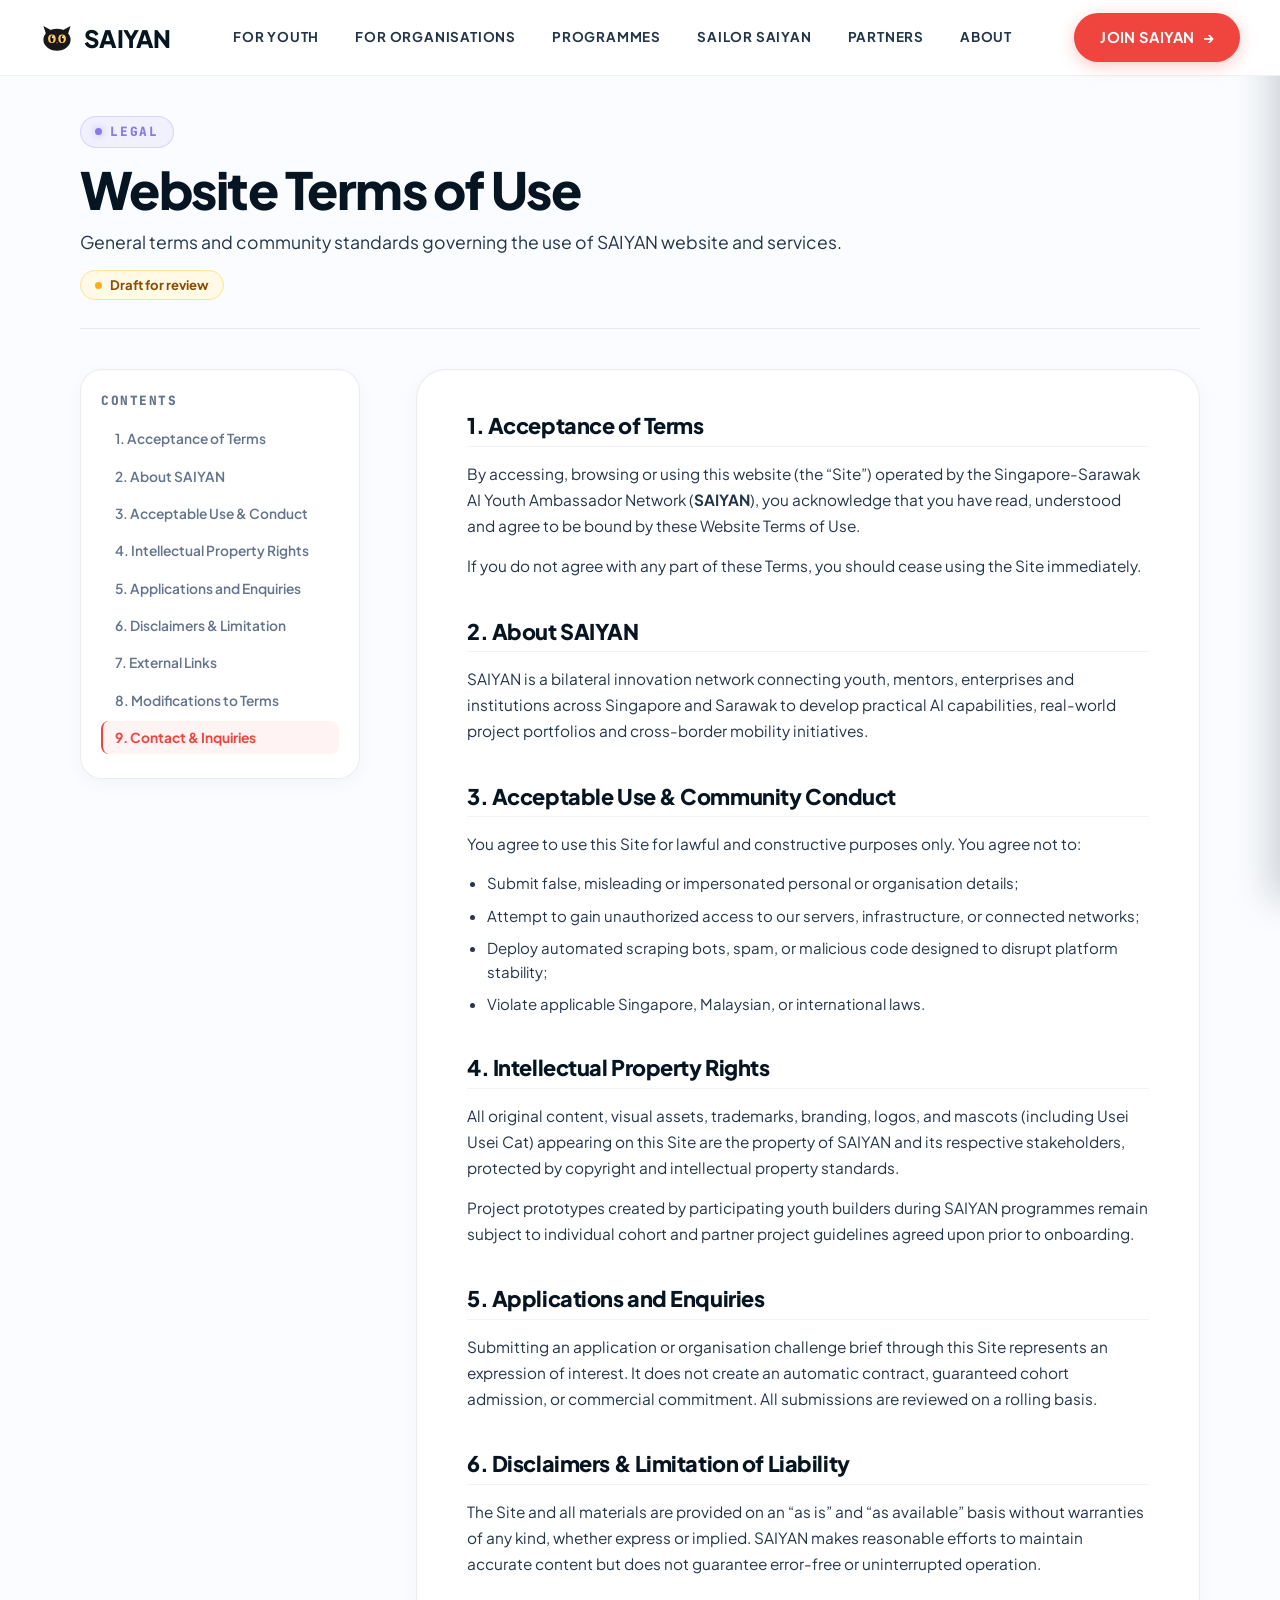
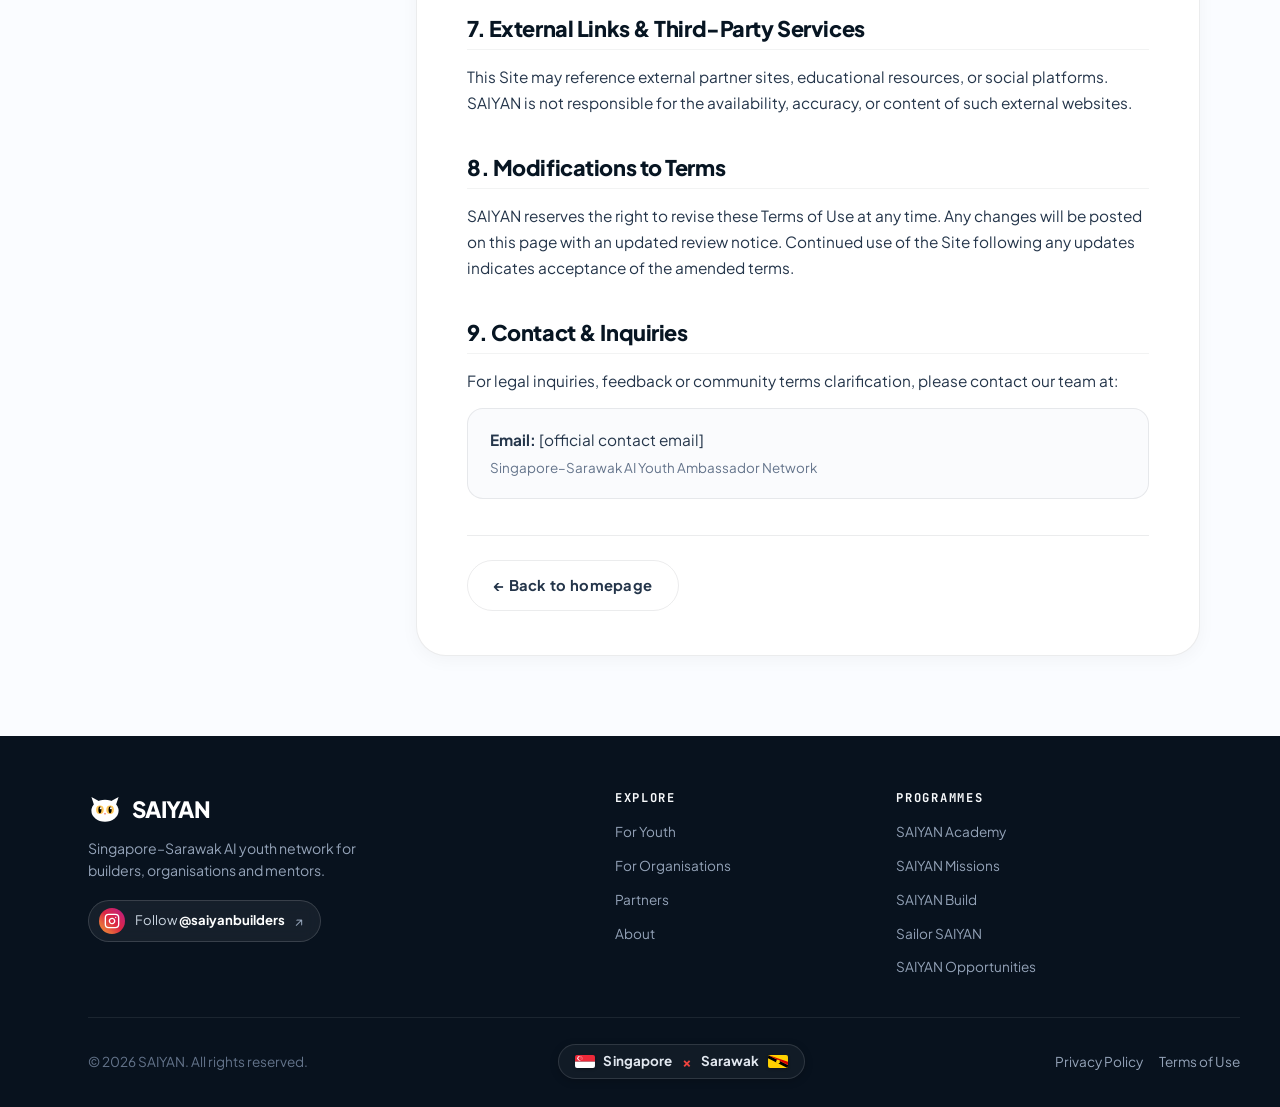
<file: terms.html>
<!DOCTYPE html>
<html lang="en">
<head>
  <meta charset="UTF-8" />
  <meta name="viewport" content="width=device-width, initial-scale=1.0" />
  <title>SAIYAN | Singapore–Sarawak AI Youth Ambassador Network</title>
  <meta name="description" content="SAIYAN connects young people in Singapore and Sarawak through practical AI skills, digital transformation, real-world projects and cross-border opportunities." />
  <link rel="icon" type="image/svg+xml" href="assets/img/favicon.svg" />
  
  <!-- Fonts: Plus Jakarta Sans & JetBrains Mono -->
  <link rel="preconnect" href="https://fonts.googleapis.com" />
  <link rel="preconnect" href="https://fonts.gstatic.com" />
  <link href="https://fonts.googleapis.com/css2?family=JetBrains+Mono:wght@500;700&family=Plus+Jakarta+Sans:wght@400;500;600;700;800;900&display=swap" rel="stylesheet" />
  
  <link rel="stylesheet" href="assets/styles.css" />
</head>
<body class="privacy-page-body">

  <!-- =========================================================================
       1. HEADER
       ========================================================================= -->
    <!-- =========================================================================
       1. FLAT EDITORIAL HEADER & MOBILE NAVIGATION
       ========================================================================= -->
  <header class="site-header" role="banner">
    <div class="container header-inner">
      <!-- Brand & Mascot Logo -->
      <a href="index.html" class="brand-wrapper" aria-label="SAIYAN Homepage">
        <svg class="brand-mascot-head" viewBox="0 0 40 40" fill="none" xmlns="http://www.w3.org/2000/svg">
          <polygon points="8,18 4,6 17,13" fill="#18181b"/>
          <polygon points="32,18 36,6 23,13" fill="#18181b"/>
          <ellipse cx="20" cy="22" rx="16" ry="13" fill="#18181b"/>
          <ellipse cx="14" cy="21" rx="4.5" ry="5" fill="#FFC857"/>
          <ellipse cx="14" cy="21" rx="1.8" ry="4" fill="#000000"/>
          <ellipse cx="26" cy="21" rx="4.5" ry="5" fill="#FFC857"/>
          <ellipse cx="26" cy="21" rx="1.8" ry="4" fill="#000000"/>
          <circle cx="15" cy="19" r="1.2" fill="#ffffff"/>
          <circle cx="27" cy="19" r="1.2" fill="#ffffff"/>
          <polygon points="19,25 21,25 20,27" fill="#F0443E"/>
        </svg>
        <span class="brand-title">SAIYAN</span>
      </a>

      <!-- Desktop Navigation Links in exact order -->
      <nav class="main-nav" role="navigation" aria-label="Main Navigation">
        <a href="youth.html" class="nav-link ">FOR YOUTH</a>
        <a href="organisations.html" class="nav-link ">FOR ORGANISATIONS</a>
        <a href="programmes.html" class="nav-link ">PROGRAMMES</a>
        <a href="sailor-saiyan.html" class="nav-link ">SAILOR SAIYAN</a>
        <a href="index.html#partners" class="nav-link">PARTNERS</a>
        <a href="about.html" class="nav-link ">ABOUT</a>
      </nav>

      <!-- Right Header Actions (Desktop CTA + Mobile Menu Button) -->
      <div class="header-action">
        <a href="join.html" class="btn btn-coral desktop-header-cta">
          <span>JOIN SAIYAN</span>
          <span>→</span>
        </a>
        
        <button type="button" class="mobile-menu-toggle" id="mobileMenuBtn" aria-label="Toggle Navigation Menu" aria-expanded="false" aria-controls="mobileNavDrawer">
          <span class="hamburger-bar"></span>
          <span class="hamburger-bar"></span>
          <span class="hamburger-bar"></span>
        </button>
      </div>
    </div>
  </header>

  <!-- Mobile Navigation Drawer Overlay -->
  <div class="mobile-nav-backdrop" id="mobileNavBackdrop" aria-hidden="true"></div>
  <nav class="mobile-nav-drawer" id="mobileNavDrawer" aria-label="Mobile Navigation" aria-hidden="true">
    <div class="mobile-drawer-header">
      <span class="mobile-drawer-brand">SAIYAN MENU</span>
      <button type="button" class="mobile-drawer-close" id="mobileDrawerClose" aria-label="Close navigation menu">✕</button>
    </div>
    <ul class="mobile-nav-list">
      <li><a href="youth.html" class="mobile-nav-item ">FOR YOUTH</a></li>
      <li><a href="organisations.html" class="mobile-nav-item ">FOR ORGANISATIONS</a></li>
      <li><a href="programmes.html" class="mobile-nav-item ">PROGRAMMES</a></li>
      <li><a href="sailor-saiyan.html" class="mobile-nav-item ">SAILOR SAIYAN</a></li>
      <li><a href="index.html#partners" class="mobile-nav-item">PARTNERS</a></li>
      <li><a href="about.html" class="mobile-nav-item ">ABOUT</a></li>
    </ul>
    <div class="mobile-nav-footer-cta">
      <a href="join.html" class="btn btn-coral" style="width:100%; justify-content:center;">
        <span>JOIN SAIYAN</span>
        <span>→</span>
      </a>
    </div>
  </nav>

  <main id="main-content">
    <div class="privacy-container">
      
      <!-- Terms Header Banner -->
      <div class="privacy-page-header">
        <div class="join-eyebrow eyebrow-purple" style="margin-bottom: 12px;">
          <span class="eyebrow-dot dot-purple"></span>
          <span>LEGAL</span>
        </div>
        <h1 class="privacy-main-title">Website Terms of Use</h1>
        <p class="privacy-main-subline">General terms and community standards governing the use of SAIYAN website and services.</p>
        <div class="privacy-status-pill">
          <span class="status-indicator-dot"></span>
          <span>Draft for review</span>
        </div>
      </div>

      <!-- Mobile TOC Toggle -->
      <div class="mobile-toc-toggle-container">
        <button type="button" class="mobile-toc-btn" id="mobileTocBtn" aria-expanded="false" aria-controls="mobileTocMenu">
          <span>Table of Contents</span>
          <span class="toc-toggle-arrow">▾</span>
        </button>
        <nav class="mobile-toc-menu" id="mobileTocMenu" aria-label="Mobile Table of contents" hidden>
          <ul class="mobile-toc-list">
            <li><a href="#acceptance" class="mobile-toc-link">1. Acceptance of Terms</a></li>
            <li><a href="#about-saiyan" class="mobile-toc-link">2. About SAIYAN</a></li>
            <li><a href="#acceptable-use" class="mobile-toc-link">3. Acceptable Use & Conduct</a></li>
            <li><a href="#ip-rights" class="mobile-toc-link">4. Intellectual Property Rights</a></li>
            <li><a href="#applications-enquiries" class="mobile-toc-link">5. Applications and Enquiries</a></li>
            <li><a href="#disclaimers" class="mobile-toc-link">6. Disclaimers & Limitation of Liability</a></li>
            <li><a href="#external-links" class="mobile-toc-link">7. External Links & Third-Party Services</a></li>
            <li><a href="#modifications" class="mobile-toc-link">8. Modifications to Terms</a></li>
            <li><a href="#contact" class="mobile-toc-link">9. Contact & Inquiries</a></li>
          </ul>
        </nav>
      </div>

      <!-- Two-Column Layout -->
      <div class="privacy-layout-grid">
        
        <!-- Left Column: Sticky Desktop Table of Contents -->
        <aside class="privacy-sidebar" aria-label="Table of contents">
          <div class="sticky-toc-box">
            <h2 class="toc-sidebar-heading">Contents</h2>
            <nav class="toc-nav" aria-label="Document Sections">
              <ul class="toc-nav-list" id="desktopTocList">
                <li><a href="#acceptance" class="toc-nav-link active">1. Acceptance of Terms</a></li>
                <li><a href="#about-saiyan" class="toc-nav-link">2. About SAIYAN</a></li>
                <li><a href="#acceptable-use" class="toc-nav-link">3. Acceptable Use & Conduct</a></li>
                <li><a href="#ip-rights" class="toc-nav-link">4. Intellectual Property Rights</a></li>
                <li><a href="#applications-enquiries" class="toc-nav-link">5. Applications and Enquiries</a></li>
                <li><a href="#disclaimers" class="toc-nav-link">6. Disclaimers & Limitation</a></li>
                <li><a href="#external-links" class="toc-nav-link">7. External Links</a></li>
                <li><a href="#modifications" class="toc-nav-link">8. Modifications to Terms</a></li>
                <li><a href="#contact" class="toc-nav-link">9. Contact & Inquiries</a></li>
              </ul>
            </nav>
          </div>
        </aside>

        <!-- Right Column: Readable Policy Document -->
        <article class="privacy-content-article">
          
          <!-- 1. Acceptance of Terms -->
          <section class="policy-section" id="acceptance">
            <h2 class="policy-section-title">1. Acceptance of Terms</h2>
            <p>
              By accessing, browsing or using this website (the “Site”) operated by the Singapore-Sarawak AI Youth Ambassador Network (<strong>SAIYAN</strong>), you acknowledge that you have read, understood and agree to be bound by these Website Terms of Use.
            </p>
            <p>
              If you do not agree with any part of these Terms, you should cease using the Site immediately.
            </p>
          </section>

          <!-- 2. About SAIYAN -->
          <section class="policy-section" id="about-saiyan">
            <h2 class="policy-section-title">2. About SAIYAN</h2>
            <p>
              SAIYAN is a bilateral innovation network connecting youth, mentors, enterprises and institutions across Singapore and Sarawak to develop practical AI capabilities, real-world project portfolios and cross-border mobility initiatives.
            </p>
          </section>

          <!-- 3. Acceptable Use & Conduct -->
          <section class="policy-section" id="acceptable-use">
            <h2 class="policy-section-title">3. Acceptable Use & Community Conduct</h2>
            <p>You agree to use this Site for lawful and constructive purposes only. You agree not to:</p>
            <ul class="policy-bullet-list">
              <li>Submit false, misleading or impersonated personal or organisation details;</li>
              <li>Attempt to gain unauthorized access to our servers, infrastructure, or connected networks;</li>
              <li>Deploy automated scraping bots, spam, or malicious code designed to disrupt platform stability;</li>
              <li>Violate applicable Singapore, Malaysian, or international laws.</li>
            </ul>
          </section>

          <!-- 4. Intellectual Property Rights -->
          <section class="policy-section" id="ip-rights">
            <h2 class="policy-section-title">4. Intellectual Property Rights</h2>
            <p>
              All original content, visual assets, trademarks, branding, logos, and mascots (including Usei Usei Cat) appearing on this Site are the property of SAIYAN and its respective stakeholders, protected by copyright and intellectual property standards.
            </p>
            <p>
              Project prototypes created by participating youth builders during SAIYAN programmes remain subject to individual cohort and partner project guidelines agreed upon prior to onboarding.
            </p>
          </section>

          <!-- 5. Applications and Enquiries -->
          <section class="policy-section" id="applications-enquiries">
            <h2 class="policy-section-title">5. Applications and Enquiries</h2>
            <p>
              Submitting an application or organisation challenge brief through this Site represents an expression of interest. It does not create an automatic contract, guaranteed cohort admission, or commercial commitment. All submissions are reviewed on a rolling basis.
            </p>
          </section>

          <!-- 6. Disclaimers & Limitation of Liability -->
          <section class="policy-section" id="disclaimers">
            <h2 class="policy-section-title">6. Disclaimers & Limitation of Liability</h2>
            <p>
              The Site and all materials are provided on an “as is” and “as available” basis without warranties of any kind, whether express or implied. SAIYAN makes reasonable efforts to maintain accurate content but does not guarantee error-free or uninterrupted operation.
            </p>
          </section>

          <!-- 7. External Links -->
          <section class="policy-section" id="external-links">
            <h2 class="policy-section-title">7. External Links & Third-Party Services</h2>
            <p>
              This Site may reference external partner sites, educational resources, or social platforms. SAIYAN is not responsible for the availability, accuracy, or content of such external websites.
            </p>
          </section>

          <!-- 8. Modifications to Terms -->
          <section class="policy-section" id="modifications">
            <h2 class="policy-section-title">8. Modifications to Terms</h2>
            <p>
              SAIYAN reserves the right to revise these Terms of Use at any time. Any changes will be posted on this page with an updated review notice. Continued use of the Site following any updates indicates acceptance of the amended terms.
            </p>
          </section>

          <!-- 9. Contact & Inquiries -->
          <section class="policy-section" id="contact">
            <h2 class="policy-section-title">9. Contact & Inquiries</h2>
            <p>
              For legal inquiries, feedback or community terms clarification, please contact our team at:
            </p>
            <div class="policy-contact-box">
              <p class="contact-email-placeholder"><strong>Email:</strong> [official contact email]</p>
              <p class="contact-note">Singapore–Sarawak AI Youth Ambassador Network</p>
            </div>
          </section>

          <div class="privacy-bottom-nav">
            <a href="index.html" class="btn btn-outline"><span>← Back to homepage</span></a>
          </div>

        </article>

      </div>
    </div>
  </main>

  <!-- =========================================================================
       3. SITE FOOTER
       ========================================================================= -->
  <footer class="site-footer" role="contentinfo">
    <div class="container" style="position:relative; z-index:10;">
      <div class="footer-top">
        <div class="footer-brand-column">
          <a href="index.html" class="brand-wrapper" style="margin-bottom:12px; display:inline-flex;" aria-label="SAIYAN Homepage">
            <svg class="brand-mascot-head" viewBox="0 0 40 40" fill="none">
              <polygon points="8,18 4,6 17,13" fill="#ffffff"/>
              <polygon points="32,18 36,6 23,13" fill="#ffffff"/>
              <ellipse cx="20" cy="22" rx="16" ry="13" fill="#ffffff"/>
              <ellipse cx="14" cy="21" rx="4.5" ry="5" fill="#FFC857"/>
              <ellipse cx="14" cy="21" rx="1.8" ry="4" fill="#000000"/>
              <ellipse cx="26" cy="21" rx="4.5" ry="5" fill="#FFC857"/>
              <ellipse cx="26" cy="21" rx="1.8" ry="4" fill="#000000"/>
              <circle cx="15" cy="19" r="1.2" fill="#ffffff"/>
              <circle cx="27" cy="19" r="1.2" fill="#ffffff"/>
              <polygon points="19,25 21,25 20,27" fill="#F0443E"/>
            </svg>
            <span class="brand-title" style="color:#FFFFFF; font-size:1.4rem;">SAIYAN</span>
          </a>
          <p class="footer-brand-desc">
            Singapore–Sarawak AI youth network for builders, organisations and mentors.
          </p>
          <div class="footer-social-wrapper">
            <a href="https://instagram.com" target="_blank" rel="noopener noreferrer" class="footer-instagram-pill" aria-label="Follow SAIYAN on Instagram @saiyanbuilders">
              <span class="ig-gradient-icon">
                <svg viewBox="0 0 24 24" width="16" height="16" fill="none" stroke="currentColor" stroke-width="2" stroke-linecap="round" stroke-linejoin="round">
                  <rect x="2" y="2" width="20" height="20" rx="5" ry="5"></rect>
                  <path d="M16 11.37A4 4 0 1 1 12.63 8 4 4 0 0 1 16 11.37z"></path>
                  <line x1="17.5" y1="6.5" x2="17.51" y2="6.5"></line>
                </svg>
              </span>
              <span class="ig-label">Follow <strong style="color:#FFFFFF;">@saiyanbuilders</strong></span>
              <span class="ig-arrow">↗</span>
            </a>
          </div>
        </div>

        <div>
          <h4 class="footer-heading">EXPLORE</h4>
          <ul class="footer-links">
            <li><a href="youth.html">For Youth</a></li>
            <li><a href="organisations.html">For Organisations</a></li>
            <li><a href="index.html#partners">Partners</a></li>
            <li><a href="about.html">About</a></li>
          </ul>
        </div>

        <div>
          <h4 class="footer-heading">PROGRAMMES</h4>
          <ul class="footer-links">
            <li><a href="programmes.html">SAIYAN Academy</a></li>
            <li><a href="programmes.html">SAIYAN Missions</a></li>
            <li><a href="programmes.html">SAIYAN Build</a></li>
            <li><a href="programmes.html">Sailor SAIYAN</a></li>
            <li><a href="programmes.html">SAIYAN Opportunities</a></li>
          </ul>
        </div>
      </div>

      <div class="footer-bottom">
        <div class="footer-copyright">&copy; 2026 SAIYAN. All rights reserved.</div>
        <div class="footer-region-badge">
          <svg class="flag-svg" viewBox="0 0 24 16" width="20" height="13.3" fill="none" xmlns="http://www.w3.org/2000/svg">
  <rect width="24" height="8" fill="#ED2939"/>
  <rect y="8" width="24" height="8" fill="#FFFFFF"/>
  <circle cx="5.5" cy="4" r="2.8" fill="#FFFFFF"/>
  <circle cx="6.5" cy="4" r="2.5" fill="#ED2939"/>
  <circle cx="8" cy="2.5" r="0.4" fill="#FFFFFF"/>
  <circle cx="9" cy="3.5" r="0.4" fill="#FFFFFF"/>
  <circle cx="8.6" cy="4.8" r="0.4" fill="#FFFFFF"/>
  <circle cx="7.4" cy="4.8" r="0.4" fill="#FFFFFF"/>
  <circle cx="7" cy="3.5" r="0.4" fill="#FFFFFF"/>
</svg>
          <span class="region-text">Singapore</span>
          <span class="region-cross">×</span>
          <span class="region-text">Sarawak</span>
          <svg class="flag-svg" viewBox="0 0 24 16" width="20" height="13.3" fill="none" xmlns="http://www.w3.org/2000/svg">
  <!-- Yellow Field -->
  <rect width="24" height="16" fill="#FFD100"/>
  <!-- Diagonal Black Stripe -->
  <polygon points="0,0 24,12 24,16 0,4" fill="#000000"/>
  <!-- Diagonal Red Stripe -->
  <polygon points="0,4 24,16 24,16 0,16" fill="#D90000" opacity="0"/>
  <polygon points="0,0 24,12 24,8 0,0" fill="#D90000"/>
  <!-- 9-pointed Yellow Star in Center -->
  <circle cx="12" cy="8" r="2.2" fill="#FFD100"/>
  <!-- Precise 9-point star shape -->
  <path d="M 12 5.6 L 12.6 7.2 L 14.2 6.8 L 13.2 8.1 L 14.4 9.3 L 12.8 9.5 L 12 11 L 11.2 9.5 L 9.6 9.3 L 10.8 8.1 L 9.8 6.8 L 11.4 7.2 Z" fill="#FFD100"/>
</svg>
        </div>
        <div class="footer-legal-links">
          <a href="privacy.html">Privacy Policy</a>
          <a href="terms.html">Terms of Use</a>
        </div>
      </div>
    </div>
  </footer>

  <script src="assets/privacy.js"></script>

  <script>
    document.addEventListener('DOMContentLoaded', () => {
      const menuBtn = document.getElementById('mobileMenuBtn');
      const closeBtn = document.getElementById('mobileDrawerClose');
      const drawer = document.getElementById('mobileNavDrawer');
      const backdrop = document.getElementById('mobileNavBackdrop');
      const navLinks = document.querySelectorAll('.mobile-nav-item, .mobile-nav-footer-cta a');

      function openMenu() {
        if (!drawer || !backdrop || !menuBtn) return;
        drawer.classList.add('is-open');
        backdrop.classList.add('is-open');
        menuBtn.setAttribute('aria-expanded', 'true');
        drawer.setAttribute('aria-hidden', 'false');
        document.body.classList.add('mobile-nav-locked');
      }

      function closeMenu() {
        if (!drawer || !backdrop || !menuBtn) return;
        drawer.classList.remove('is-open');
        backdrop.classList.remove('is-open');
        menuBtn.setAttribute('aria-expanded', 'false');
        drawer.setAttribute('aria-hidden', 'true');
        document.body.classList.remove('mobile-nav-locked');
      }

      if (menuBtn) menuBtn.addEventListener('click', openMenu);
      if (closeBtn) closeBtn.addEventListener('click', closeMenu);
      if (backdrop) backdrop.addEventListener('click', closeMenu);

      navLinks.forEach(link => {
        link.addEventListener('click', closeMenu);
      });

      document.addEventListener('keydown', (e) => {
        if (e.key === 'Escape' && drawer && drawer.classList.contains('is-open')) {
          closeMenu();
        }
      });
    });
  </script>
</body>
</html>
</file>
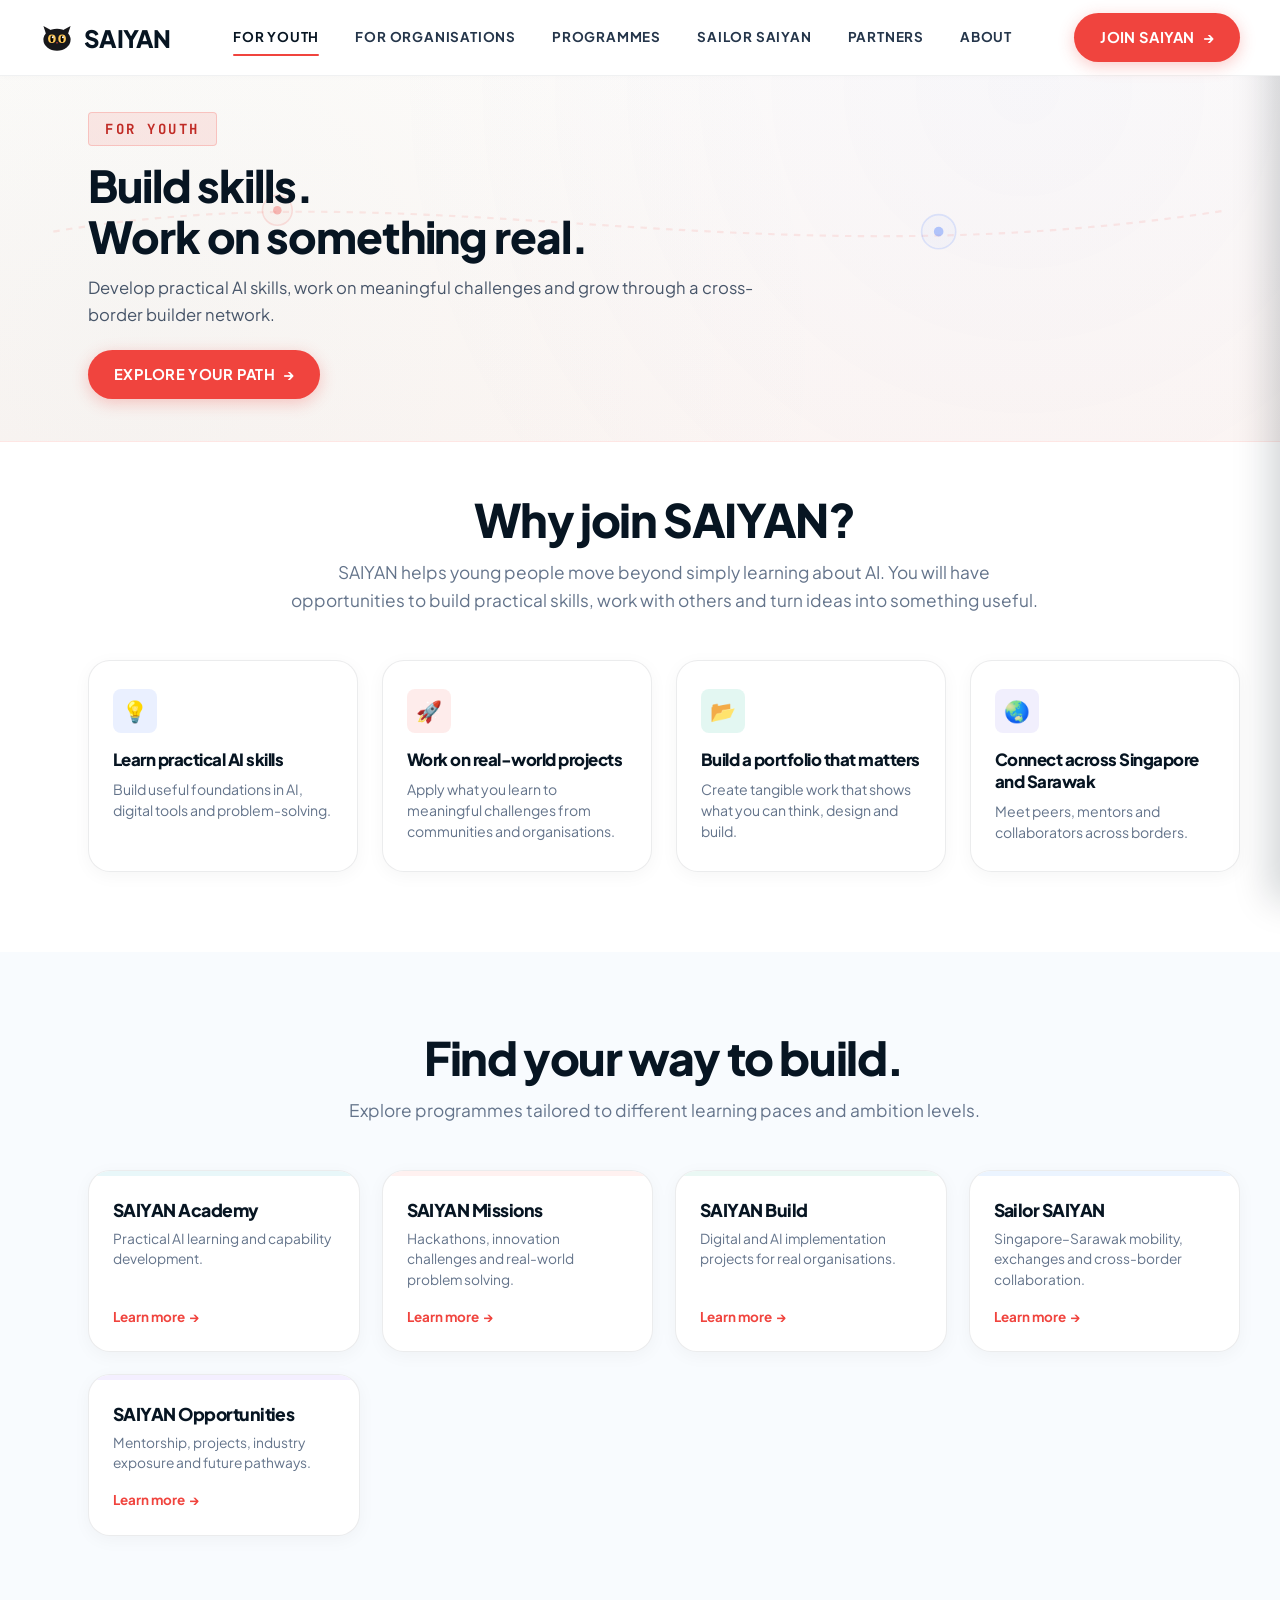
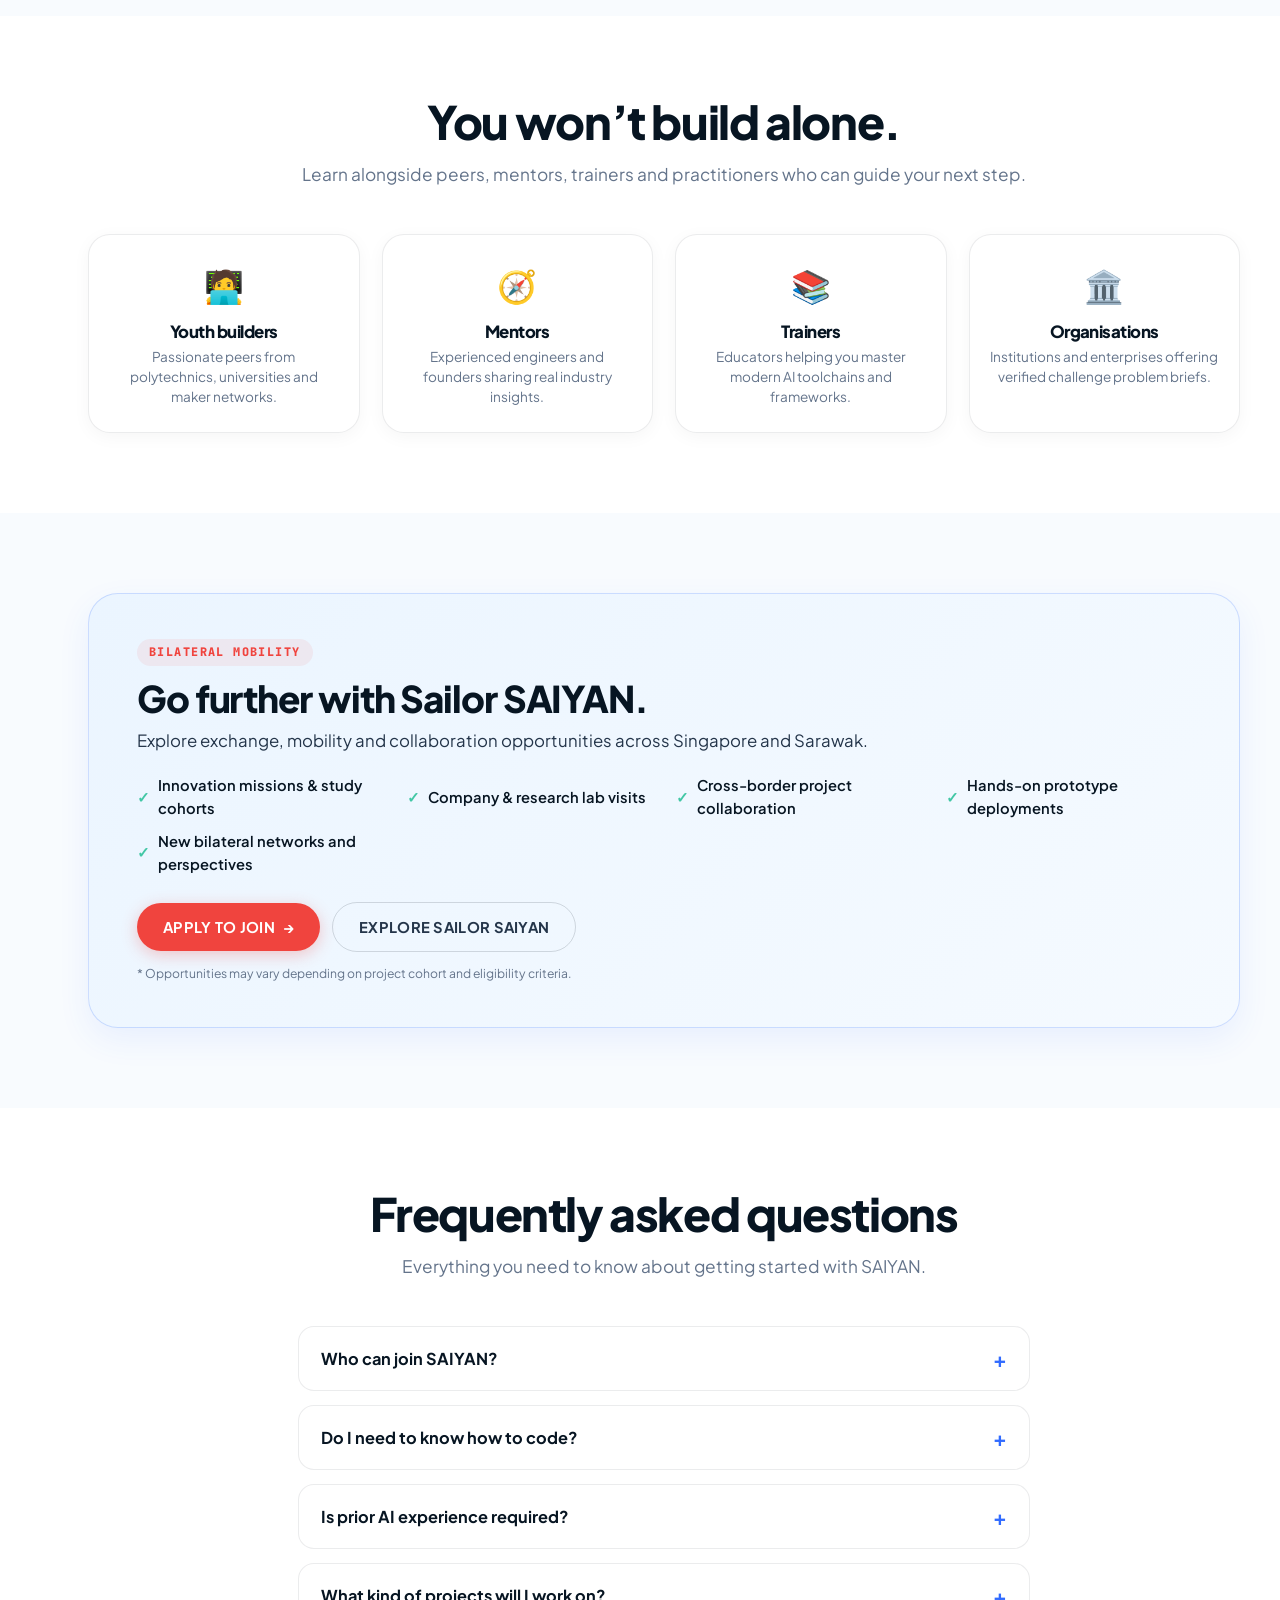
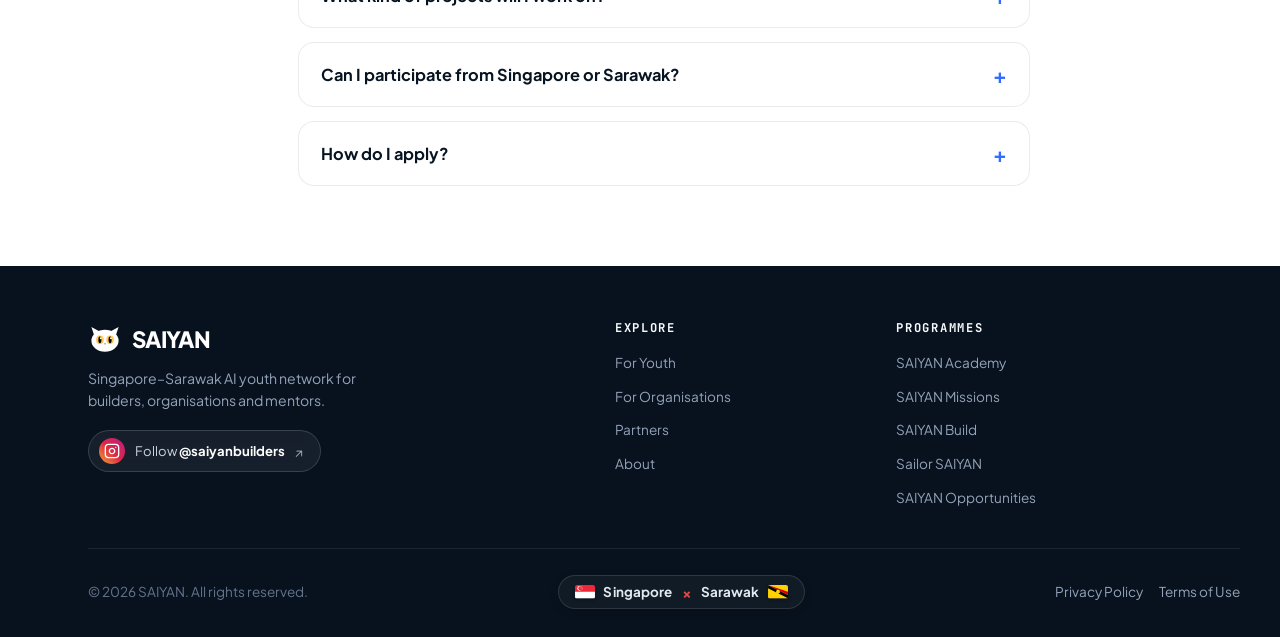
<file: youth.html>
<!DOCTYPE html>
<html lang="en">
<head>
  <meta charset="UTF-8" />
  <meta name="viewport" content="width=device-width, initial-scale=1.0" />
  <title>SAIYAN | For Youth — Singapore–Sarawak AI Youth Ambassador Network</title>
  <link rel="icon" type="image/svg+xml" href="assets/img/favicon.svg" />
  <meta name="description" content="SAIYAN connects young people in Singapore and Sarawak through practical AI skills, digital transformation, real-world projects and cross-border opportunities." />
  
  <!-- Fonts: Plus Jakarta Sans & JetBrains Mono -->
  <link rel="preconnect" href="https://fonts.googleapis.com" />
  <link rel="preconnect" href="https://fonts.gstatic.com" crossorigin />
  <link href="https://fonts.googleapis.com/css2?family=JetBrains+Mono:wght@500;700&family=Plus+Jakarta+Sans:wght@400;500;600;700;800;900&display=swap" rel="stylesheet" />
  
  <link rel="stylesheet" href="assets/styles.css" />
</head>
<body class="youth-page-body">

  <!-- =========================================================================
       1. FLAT EDITORIAL HEADER & MOBILE NAVIGATION
       ========================================================================= -->
  <header class="site-header" role="banner">
    <div class="container header-inner">
      <!-- Brand & Mascot Logo -->
      <a href="index.html" class="brand-wrapper" aria-label="SAIYAN Homepage">
        <svg class="brand-mascot-head" viewBox="0 0 40 40" fill="none" xmlns="http://www.w3.org/2000/svg">
          <polygon points="8,18 4,6 17,13" fill="#18181b"/>
          <polygon points="32,18 36,6 23,13" fill="#18181b"/>
          <ellipse cx="20" cy="22" rx="16" ry="13" fill="#18181b"/>
          <ellipse cx="14" cy="21" rx="4.5" ry="5" fill="#FFC857"/>
          <ellipse cx="14" cy="21" rx="1.8" ry="4" fill="#000000"/>
          <ellipse cx="26" cy="21" rx="4.5" ry="5" fill="#FFC857"/>
          <ellipse cx="26" cy="21" rx="1.8" ry="4" fill="#000000"/>
          <circle cx="15" cy="19" r="1.2" fill="#ffffff"/>
          <circle cx="27" cy="19" r="1.2" fill="#ffffff"/>
          <polygon points="19,25 21,25 20,27" fill="#F0443E"/>
        </svg>
        <span class="brand-title">SAIYAN</span>
      </a>

      <!-- Desktop Navigation Links in exact order -->
      <nav class="main-nav" role="navigation" aria-label="Main Navigation">
        <a href="youth.html" class="nav-link active">FOR YOUTH</a>
        <a href="organisations.html" class="nav-link ">FOR ORGANISATIONS</a>
        <a href="programmes.html" class="nav-link ">PROGRAMMES</a>
        <a href="sailor-saiyan.html" class="nav-link ">SAILOR SAIYAN</a>
        <a href="index.html#partners" class="nav-link">PARTNERS</a>
        <a href="about.html" class="nav-link ">ABOUT</a>
      </nav>

      <!-- Right Header Actions (Desktop CTA + Mobile Menu Button) -->
      <div class="header-action">
        <a href="join.html" class="btn btn-coral desktop-header-cta">
          <span>JOIN SAIYAN</span>
          <span>→</span>
        </a>
        
        <button type="button" class="mobile-menu-toggle" id="mobileMenuBtn" aria-label="Toggle Navigation Menu" aria-expanded="false" aria-controls="mobileNavDrawer">
          <span class="hamburger-bar"></span>
          <span class="hamburger-bar"></span>
          <span class="hamburger-bar"></span>
        </button>
      </div>
    </div>
  </header>

  <!-- Mobile Navigation Drawer Overlay -->
  <div class="mobile-nav-backdrop" id="mobileNavBackdrop" aria-hidden="true"></div>
  <nav class="mobile-nav-drawer" id="mobileNavDrawer" aria-label="Mobile Navigation" aria-hidden="true">
    <div class="mobile-drawer-header">
      <span class="mobile-drawer-brand">SAIYAN MENU</span>
      <button type="button" class="mobile-drawer-close" id="mobileDrawerClose" aria-label="Close navigation menu">✕</button>
    </div>
    <ul class="mobile-nav-list">
      <li><a href="youth.html" class="mobile-nav-item active">FOR YOUTH</a></li>
      <li><a href="organisations.html" class="mobile-nav-item ">FOR ORGANISATIONS</a></li>
      <li><a href="programmes.html" class="mobile-nav-item ">PROGRAMMES</a></li>
      <li><a href="sailor-saiyan.html" class="mobile-nav-item ">SAILOR SAIYAN</a></li>
      <li><a href="index.html#partners" class="mobile-nav-item">PARTNERS</a></li>
      <li><a href="about.html" class="mobile-nav-item ">ABOUT</a></li>
    </ul>
    <div class="mobile-nav-footer-cta">
      <a href="join.html" class="btn btn-coral" style="width:100%; justify-content:center;">
        <span>JOIN SAIYAN</span>
        <span>→</span>
      </a>
    </div>
  </nav>

  <main id="main-content">
    
    <!-- =======================================================================
         1. PAGE INTRO HEADER (Compact Internal Header)
         ======================================================================= -->
    <header class="page-intro-header theme-youth">
      <div class="page-intro-ambient" aria-hidden="true"></div>
      <svg class="page-intro-route-svg" viewBox="0 0 1200 280" fill="none" aria-hidden="true">
        <path d="M 50 150 C 400 90, 700 200, 1150 130" stroke="rgba(240, 68, 62, 0.15)" stroke-width="2" stroke-dasharray="6 6"/>
        <circle cx="260" cy="130" r="14" fill="#F0443E" fill-opacity="0.04" stroke="#F0443E" stroke-width="1.5" stroke-opacity="0.2"/>
        <circle cx="260" cy="130" r="4" fill="#F0443E" fill-opacity="0.5"/>
        <circle cx="880" cy="150" r="16" fill="#316BFF" fill-opacity="0.04" stroke="#316BFF" stroke-width="1.5" stroke-opacity="0.2"/>
        <circle cx="880" cy="150" r="4.5" fill="#316BFF" fill-opacity="0.5"/>
      </svg>

      <div class="container page-intro-container">
        <div class="page-intro-content">
          <div class="section-eyebrow eyebrow-coral">
            <span>FOR YOUTH</span>
          </div>
          <h1 class="page-intro-title">Build skills.<br />Work on something real.</h1>
          <p class="page-intro-lead">
            Develop practical AI skills, work on meaningful challenges and grow through a cross-border builder network.
          </p>
          <div class="page-intro-action">
            <a href="join.html" class="btn btn-coral">
              <span>EXPLORE YOUR PATH</span>
              <span>→</span>
            </a>
          </div>
        </div>
      </div>
    </header>

    <!-- =======================================================================
         2. WHY JOIN SAIYAN
         ======================================================================= -->
    <section class="youth-section bg-white" id="why-join">
      <div class="container">
        <div class="section-header">
          <h2 class="section-title">Why join SAIYAN?</h2>
          <p class="section-subtitle">
            SAIYAN helps young people move beyond simply learning about AI. You will have opportunities to build practical skills, work with others and turn ideas into something useful.
          </p>
        </div>

        <div class="youth-cards-grid-4">
          <!-- 1 -->
          <div class="youth-feature-card">
            <div class="card-icon-chip icon-blue">💡</div>
            <h3 class="card-feature-title">Learn practical AI skills</h3>
            <p class="card-feature-desc">Build useful foundations in AI, digital tools and problem-solving.</p>
          </div>

          <!-- 2 -->
          <div class="youth-feature-card">
            <div class="card-icon-chip icon-coral">🚀</div>
            <h3 class="card-feature-title">Work on real-world projects</h3>
            <p class="card-feature-desc">Apply what you learn to meaningful challenges from communities and organisations.</p>
          </div>

          <!-- 3 -->
          <div class="youth-feature-card">
            <div class="card-icon-chip icon-mint">📂</div>
            <h3 class="card-feature-title">Build a portfolio that matters</h3>
            <p class="card-feature-desc">Create tangible work that shows what you can think, design and build.</p>
          </div>

          <!-- 4 -->
          <div class="youth-feature-card">
            <div class="card-icon-chip icon-purple">🌏</div>
            <h3 class="card-feature-title">Connect across Singapore and Sarawak</h3>
            <p class="card-feature-desc">Meet peers, mentors and collaborators across borders.</p>
          </div>
        </div>
      </div>
    </section>

    <!-- =======================================================================
         3. PROGRAMMES FOR YOUTH (5 Programme Cards)
         ======================================================================= -->
    <section class="youth-section bg-soft-blue" id="programmes">
      <div class="container">
        <div class="section-header">
          <h2 class="section-title">Find your way to build.</h2>
          <p class="section-subtitle">Explore programmes tailored to different learning paces and ambition levels.</p>
        </div>

        <div class="youth-prog-cards-grid">
          <!-- 1 -->
          <div class="prog-overview-card">
            <div class="prog-top-bar bg-prog-cyan"></div>
            <h3 class="prog-card-heading">SAIYAN Academy</h3>
            <p class="prog-card-body">Practical AI learning and capability development.</p>
            <a href="programmes.html" class="prog-learn-link">Learn more <span>→</span></a>
          </div>

          <!-- 2 -->
          <div class="prog-overview-card">
            <div class="prog-top-bar bg-prog-coral"></div>
            <h3 class="prog-card-heading">SAIYAN Missions</h3>
            <p class="prog-card-body">Hackathons, innovation challenges and real-world problem solving.</p>
            <a href="programmes.html" class="prog-learn-link">Learn more <span>→</span></a>
          </div>

          <!-- 3 -->
          <div class="prog-overview-card">
            <div class="prog-top-bar bg-prog-mint"></div>
            <h3 class="prog-card-heading">SAIYAN Build</h3>
            <p class="prog-card-body">Digital and AI implementation projects for real organisations.</p>
            <a href="programmes.html" class="prog-learn-link">Learn more <span>→</span></a>
          </div>

          <!-- 4 -->
          <div class="prog-overview-card">
            <div class="prog-top-bar bg-prog-sky"></div>
            <h3 class="prog-card-heading">Sailor SAIYAN</h3>
            <p class="prog-card-body">Singapore–Sarawak mobility, exchanges and cross-border collaboration.</p>
            <a href="programmes.html" class="prog-learn-link">Learn more <span>→</span></a>
          </div>

          <!-- 5 -->
          <div class="prog-overview-card">
            <div class="prog-top-bar bg-prog-lavender"></div>
            <h3 class="prog-card-heading">SAIYAN Opportunities</h3>
            <p class="prog-card-body">Mentorship, projects, industry exposure and future pathways.</p>
            <a href="programmes.html" class="prog-learn-link">Learn more <span>→</span></a>
          </div>
        </div>
      </div>
    </section>

    <!-- =======================================================================
         4. MENTORS AND COMMUNITY (You won’t build alone)
         ======================================================================= -->
    <section class="youth-section bg-white" id="community">
      <div class="container">
        <div class="section-header">
          <h2 class="section-title">You won’t build alone.</h2>
          <p class="section-subtitle">
            Learn alongside peers, mentors, trainers and practitioners who can guide your next step.
          </p>
        </div>

        <div class="community-roles-grid">
          <div class="community-role-card">
            <div class="role-icon">🧑‍💻</div>
            <h3 class="role-title">Youth builders</h3>
            <p class="role-desc">Passionate peers from polytechnics, universities and maker networks.</p>
          </div>

          <div class="community-role-card">
            <div class="role-icon">🧭</div>
            <h3 class="role-title">Mentors</h3>
            <p class="role-desc">Experienced engineers and founders sharing real industry insights.</p>
          </div>

          <div class="community-role-card">
            <div class="role-icon">📚</div>
            <h3 class="role-title">Trainers</h3>
            <p class="role-desc">Educators helping you master modern AI toolchains and frameworks.</p>
          </div>

          <div class="community-role-card">
            <div class="role-icon">🏛️</div>
            <h3 class="role-title">Organisations</h3>
            <p class="role-desc">Institutions and enterprises offering verified challenge problem briefs.</p>
          </div>
        </div>
      </div>
    </section>

    <!-- =======================================================================
         5. SAILOR SAIYAN (Mobility & Exchanges)
         ======================================================================= -->
    <section class="youth-section bg-soft-blue" id="sailor-saiyan">
      <div class="container">
        <div class="sailor-feature-card">
          <div class="sailor-content">
            <span class="sailor-badge">BILATERAL MOBILITY</span>
            <h2 class="sailor-heading">Go further with Sailor SAIYAN.</h2>
            <p class="sailor-lead">
              Explore exchange, mobility and collaboration opportunities across Singapore and Sarawak.
            </p>

            <ul class="sailor-list">
              <li><span>✓</span> Innovation missions & study cohorts</li>
              <li><span>✓</span> Company & research lab visits</li>
              <li><span>✓</span> Cross-border project collaboration</li>
              <li><span>✓</span> Hands-on prototype deployments</li>
              <li><span>✓</span> New bilateral networks and perspectives</li>
            </ul>

            <div class="sailor-actions">
              <a href="join.html" class="btn btn-coral">
                <span>APPLY TO JOIN</span>
                <span>→</span>
              </a>
              <a href="sailor-saiyan.html" class="btn btn-outline" style="border-color:rgba(7,21,34,0.15);">
                <span>EXPLORE SAILOR SAIYAN</span>
              </a>
            </div>
            <p class="sailor-footnote">* Opportunities may vary depending on project cohort and eligibility criteria.</p>
          </div>
        </div>
      </div>
    </section>

    <!-- =======================================================================
         6. FAQ ACCORDION
         ======================================================================= -->
    <section class="youth-section bg-white" id="faq">
      <div class="container" style="max-width: 860px;">
        <div class="section-header">
          <h2 class="section-title">Frequently asked questions</h2>
          <p class="section-subtitle">Everything you need to know about getting started with SAIYAN.</p>
        </div>

        <div class="faq-accordion-list">
          <!-- FAQ 1 -->
          <div class="faq-item">
            <button class="faq-trigger" aria-expanded="false">
              <span>Who can join SAIYAN?</span>
              <span class="faq-icon">+</span>
            </button>
            <div class="faq-answer">
              <p>SAIYAN is open to young builders, students, self-taught innovators and graduates across Singapore and Sarawak who want to develop practical AI capabilities and collaborate on real-world projects.</p>
            </div>
          </div>

          <!-- FAQ 2 -->
          <div class="faq-item">
            <button class="faq-trigger" aria-expanded="false">
              <span>Do I need to know how to code?</span>
              <span class="faq-icon">+</span>
            </button>
            <div class="faq-answer">
              <p>Not necessarily. While coding skills are helpful for certain technical tracks, SAIYAN also values problem discovery, domain knowledge, product design, testing and project management.</p>
            </div>
          </div>

          <!-- FAQ 3 -->
          <div class="faq-item">
            <button class="faq-trigger" aria-expanded="false">
              <span>Is prior AI experience required?</span>
              <span class="faq-icon">+</span>
            </button>
            <div class="faq-answer">
              <p>No prior professional AI experience is needed. We offer masterclasses and guided problem solving to help you build fundamental literacy and hands-on tool usage.</p>
            </div>
          </div>

          <!-- FAQ 4 -->
          <div class="faq-item">
            <button class="faq-trigger" aria-expanded="false">
              <span>What kind of projects will I work on?</span>
              <span class="faq-icon">+</span>
            </button>
            <div class="faq-answer">
              <p>You will work on meaningful briefs spanning community development, education tools, public service prototypes, environmental monitoring and enterprise problem statements.</p>
            </div>
          </div>

          <!-- FAQ 5 -->
          <div class="faq-item">
            <button class="faq-trigger" aria-expanded="false">
              <span>Can I participate from Singapore or Sarawak?</span>
              <span class="faq-icon">+</span>
            </button>
            <div class="faq-answer">
              <p>Yes. SAIYAN is built as a bilateral bridge connecting youth from both Singapore and Sarawak through hybrid collaborative cohorts, online sessions and mobility opportunities.</p>
            </div>
          </div>

          <!-- FAQ 6 -->
          <div class="faq-item">
            <button class="faq-trigger" aria-expanded="false">
              <span>How do I apply?</span>
              <span class="faq-icon">+</span>
            </button>
            <div class="faq-answer">
              <p>Details may vary depending on the programme or opportunity. Submit an application via our <a href="join.html" style="color:var(--accent-bright-blue); font-weight:700;">Youth Application Form</a> to express your interest and learn about the next available step.</p>
            </div>
          </div>
        </div>
      </div>
    </section>
  </main>

  <!-- =========================================================================
       7. FOOTER
       ========================================================================= -->
  <footer class="site-footer" role="contentinfo">
    <div class="container" style="position:relative; z-index:10;">
      <div class="footer-top">
        <div class="footer-brand-column">
          <a href="index.html" class="brand-wrapper" style="margin-bottom:12px; display:inline-flex;" aria-label="SAIYAN Homepage">
            <svg class="brand-mascot-head" viewBox="0 0 40 40" fill="none">
              <polygon points="8,18 4,6 17,13" fill="#ffffff"/>
              <polygon points="32,18 36,6 23,13" fill="#ffffff"/>
              <ellipse cx="20" cy="22" rx="16" ry="13" fill="#ffffff"/>
              <ellipse cx="14" cy="21" rx="4.5" ry="5" fill="#FFC857"/>
              <ellipse cx="14" cy="21" rx="1.8" ry="4" fill="#000000"/>
              <ellipse cx="26" cy="21" rx="4.5" ry="5" fill="#FFC857"/>
              <ellipse cx="26" cy="21" rx="1.8" ry="4" fill="#000000"/>
              <circle cx="15" cy="19" r="1.2" fill="#ffffff"/>
              <circle cx="27" cy="19" r="1.2" fill="#ffffff"/>
              <polygon points="19,25 21,25 20,27" fill="#F0443E"/>
            </svg>
            <span class="brand-title" style="color:#FFFFFF; font-size:1.4rem;">SAIYAN</span>
          </a>
          <p class="footer-brand-desc">
            Singapore–Sarawak AI youth network for builders, organisations and mentors.
          </p>
          <div class="footer-social-wrapper">
            <a href="https://instagram.com" target="_blank" rel="noopener noreferrer" class="footer-instagram-pill" aria-label="Follow SAIYAN on Instagram @saiyanbuilders">
              <span class="ig-gradient-icon">
                <svg viewBox="0 0 24 24" width="16" height="16" fill="none" stroke="currentColor" stroke-width="2" stroke-linecap="round" stroke-linejoin="round">
                  <rect x="2" y="2" width="20" height="20" rx="5" ry="5"></rect>
                  <path d="M16 11.37A4 4 0 1 1 12.63 8 4 4 0 0 1 16 11.37z"></path>
                  <line x1="17.5" y1="6.5" x2="17.51" y2="6.5"></line>
                </svg>
              </span>
              <span class="ig-label">Follow <strong style="color:#FFFFFF;">@saiyanbuilders</strong></span>
              <span class="ig-arrow">↗</span>
            </a>
          </div>
        </div>

        <div>
          <h4 class="footer-heading">EXPLORE</h4>
          <ul class="footer-links">
            <li><a href="youth.html">For Youth</a></li>
            <li><a href="organisations.html">For Organisations</a></li>
            <li><a href="index.html#partners">Partners</a></li>
            <li><a href="about.html">About</a></li>
          </ul>
        </div>

        <div>
          <h4 class="footer-heading">PROGRAMMES</h4>
          <ul class="footer-links">
            <li><a href="programmes.html">SAIYAN Academy</a></li>
            <li><a href="programmes.html">SAIYAN Missions</a></li>
            <li><a href="programmes.html">SAIYAN Build</a></li>
            <li><a href="programmes.html">Sailor SAIYAN</a></li>
            <li><a href="programmes.html">SAIYAN Opportunities</a></li>
          </ul>
        </div>
      </div>

      <div class="footer-bottom">
        <div class="footer-copyright">&copy; 2026 SAIYAN. All rights reserved.</div>
        <div class="footer-region-badge">
          <svg class="flag-svg" viewBox="0 0 24 16" width="20" height="13.3" fill="none" xmlns="http://www.w3.org/2000/svg">
            <rect width="24" height="8" fill="#ED2939"/>
            <rect y="8" width="24" height="8" fill="#FFFFFF"/>
            <circle cx="5.5" cy="4" r="2.8" fill="#FFFFFF"/>
            <circle cx="6.5" cy="4" r="2.5" fill="#ED2939"/>
            <circle cx="8" cy="2.5" r="0.4" fill="#FFFFFF"/>
            <circle cx="9" cy="3.5" r="0.4" fill="#FFFFFF"/>
            <circle cx="8.6" cy="4.8" r="0.4" fill="#FFFFFF"/>
            <circle cx="7.4" cy="4.8" r="0.4" fill="#FFFFFF"/>
            <circle cx="7" cy="3.5" r="0.4" fill="#FFFFFF"/>
          </svg>
          <span class="region-text">Singapore</span>
          <span class="region-cross">×</span>
          <span class="region-text">Sarawak</span>
          <svg class="flag-svg" viewBox="0 0 24 16" width="20" height="13.3" fill="none" xmlns="http://www.w3.org/2000/svg">
            <rect width="24" height="16" fill="#FFD100"/>
            <polygon points="0,0 24,12 24,16 0,4" fill="#000000"/>
            <polygon points="0,0 24,12 24,8 0,0" fill="#D90000"/>
            <circle cx="12" cy="8" r="2.2" fill="#FFD100"/>
            <path d="M 12 5.6 L 12.6 7.2 L 14.2 6.8 L 13.2 8.1 L 14.4 9.3 L 12.8 9.5 L 12 11 L 11.2 9.5 L 9.6 9.3 L 10.8 8.1 L 9.8 6.8 L 11.4 7.2 Z" fill="#FFD100"/>
          </svg>
        </div>
        <div class="footer-legal-links">
          <a href="privacy.html">Privacy Policy</a>
          <a href="terms.html">Terms of Use</a>
        </div>
      </div>
    </div>
  </footer>

  <script src="assets/youth.js"></script>

  <script>
    document.addEventListener('DOMContentLoaded', () => {
      const menuBtn = document.getElementById('mobileMenuBtn');
      const closeBtn = document.getElementById('mobileDrawerClose');
      const drawer = document.getElementById('mobileNavDrawer');
      const backdrop = document.getElementById('mobileNavBackdrop');
      const navLinks = document.querySelectorAll('.mobile-nav-item, .mobile-nav-footer-cta a');

      function openMenu() {
        if (!drawer || !backdrop || !menuBtn) return;
        drawer.classList.add('is-open');
        backdrop.classList.add('is-open');
        menuBtn.setAttribute('aria-expanded', 'true');
        drawer.setAttribute('aria-hidden', 'false');
        document.body.classList.add('mobile-nav-locked');
      }

      function closeMenu() {
        if (!drawer || !backdrop || !menuBtn) return;
        drawer.classList.remove('is-open');
        backdrop.classList.remove('is-open');
        menuBtn.setAttribute('aria-expanded', 'false');
        drawer.setAttribute('aria-hidden', 'true');
        document.body.classList.remove('mobile-nav-locked');
      }

      if (menuBtn) menuBtn.addEventListener('click', openMenu);
      if (closeBtn) closeBtn.addEventListener('click', closeMenu);
      if (backdrop) backdrop.addEventListener('click', closeMenu);

      navLinks.forEach(link => {
        link.addEventListener('click', closeMenu);
      });

      document.addEventListener('keydown', (e) => {
        if (e.key === 'Escape' && drawer && drawer.classList.contains('is-open')) {
          closeMenu();
        }
      });
    });
  </script>
</body>
</html>
</file>
<file: assets/styles.css>
/* ==========================================================================
   SAIYAN — Singapore-Sarawak AI Youth Ambassador Network
   Complete Master Stylesheet
   ========================================================================== */

:root {
  /* Backgrounds */
  --bg-ivory: #FFFDF8;
  --bg-hero-ivory: #FFFDF8;
  --bg-white: #FFFFFF;
  --bg-pale-blue: #EAF5FF;
  --bg-light-blue: #F3F9FF;
  
  /* Typography Colours */
  --text-deep-navy: #071522;
  --text-secondary-navy: #24354A;
  --text-muted: #64748B;
  --text-light-muted: #94A3B8;

  /* Accents */
  --accent-coral: #F0443E;
  --accent-orange: #FF7548;
  --accent-yellow: #FFC857;
  --accent-mint: #42C7A5;
  --accent-cyan: #0E7C8A;
  --accent-cyan-bright: #52C9D9;
  --accent-lavender: #8C78ED;
  --accent-bright-blue: #316BFF;
  --accent-dark-footer: #08121E;

  /* Elevation */
  --card-shadow-sm: 0 4px 18px rgba(7, 21, 34, 0.04);
  --card-shadow-md: 0 10px 30px rgba(7, 21, 34, 0.07);
  --card-shadow-hover: 0 18px 40px rgba(7, 21, 34, 0.11);
  --border-light: rgba(7, 21, 34, 0.08);

  /* Fonts */
  --font-sans: 'Plus Jakarta Sans', -apple-system, BlinkMacSystemFont, 'Segoe UI', Roboto, sans-serif;
  --font-mono: 'JetBrains Mono', monospace;

  /* Radii */
  --radius-sm: 8px;
  --radius-md: 16px;
  --radius-lg: 22px;
  --radius-xl: 30px;
  --radius-full: 9999px;

  /* Sizing */
  --header-height: 76px;
  --container-max: 1560px;
  --transition-fast: 0.18s cubic-bezier(0.16, 1, 0.3, 1);
  --transition-normal: 0.3s cubic-bezier(0.16, 1, 0.3, 1);
}

*, *::before, *::after {
  box-sizing: border-box;
  margin: 0;
  padding: 0;
}

html {
  scroll-behavior: smooth;
  font-size: 16px;
  background-color: var(--bg-white);
  color: var(--text-deep-navy);
  font-family: var(--font-sans);
  -webkit-font-smoothing: antialiased;
}

body {
  overflow-x: hidden;
  line-height: 1.55;
  min-height: 100vh;
  position: relative;
  background-color: var(--bg-white);
}

a {
  color: inherit;
  text-decoration: none;
  transition: all var(--transition-fast);
}

button, input, select, textarea {
  font-family: inherit;
  font-size: inherit;
}

button {
  cursor: pointer;
  border: none;
  background: none;
}

img, svg {
  display: block;
  max-width: 100%;
}

.container {
  width: 100%;
  max-width: var(--container-max);
  margin: 0 auto;
  padding: 0 40px;
}

@media (min-width: 992px) and (max-width: 1560px) {
  .container {
    padding-left: 88px;
  }
}

h1, h2, h3, h4, h5, h6 {
  font-family: var(--font-sans);
  font-weight: 800;
  color: var(--text-deep-navy);
  line-height: 1.1;
  letter-spacing: -0.03em;
}

.section-eyebrow {
  font-family: var(--font-mono);
  font-size: 0.82rem;
  font-weight: 700;
  letter-spacing: 0.18em;
  text-transform: uppercase;
  color: var(--accent-coral);
  margin-bottom: 12px;
  display: flex;
  align-items: center;
  gap: 8px;
}

.section-header {
  text-align: center;
  max-width: 760px;
  margin: 0 auto 46px;
  position: relative;
  z-index: 10;
}

.section-title {
  font-size: clamp(2.2rem, 3.6vw, 2.9rem);
  font-weight: 800;
  margin-bottom: 14px;
  color: var(--text-deep-navy);
}

.section-subtitle {
  font-size: 1.08rem;
  color: var(--text-muted);
  line-height: 1.6;
  font-weight: 400;
}

/* Button System */
.btn {
  display: inline-flex;
  align-items: center;
  justify-content: center;
  gap: 8px;
  padding: 13px 26px;
  font-size: 0.92rem;
  font-weight: 700;
  letter-spacing: 0.02em;
  border-radius: var(--radius-full);
  transition: all var(--transition-fast);
  white-space: nowrap;
}

.btn:focus-visible {
  outline: 3px solid var(--accent-cyan-bright);
  outline-offset: 3px;
}

.btn-coral {
  background-color: var(--accent-coral);
  color: #FFFFFF;
  box-shadow: 0 4px 16px rgba(240, 68, 62, 0.28);
}
.btn-coral:hover {
  background-color: #df3630;
  transform: translateY(-2px);
  box-shadow: 0 7px 22px rgba(240, 68, 62, 0.38);
}

.btn-cyan {
  background-color: #FFFFFF;
  color: #0E7C8A;
  border: 1.5px solid rgba(82, 201, 217, 0.6);
}
.btn-cyan:hover {
  background-color: #F0FBFC;
  border-color: var(--accent-cyan-bright);
  color: #075E69;
  transform: translateY(-2px);
}

.btn-purple {
  background-color: #8C78ED;
  color: #FFFFFF;
  box-shadow: 0 4px 16px rgba(140, 120, 237, 0.28);
}
.btn-purple:hover {
  background-color: #7A63E3;
  transform: translateY(-2px);
}

.btn-outline {
  background-color: transparent;
  color: var(--text-secondary-navy);
  border: 1px solid var(--border-light);
}
.btn-outline:hover {
  background-color: rgba(7, 21, 34, 0.04);
  transform: translateY(-2px);
}

.btn-sm {
  padding: 8px 18px;
  font-size: 0.82rem;
}

/* ==========================================================================
   1. FLAT WHITE EDITORIAL HEADER
   ========================================================================== */
.site-header {
  position: fixed;
  top: 0;
  left: 0;
  right: 0;
  height: var(--header-height);
  z-index: 99998;
  background-color: #FFFFFF;
  border-bottom: 1px solid rgba(7, 21, 34, 0.06);
  box-shadow: 0 1px 6px rgba(7, 21, 34, 0.02);
}

.header-inner {
  display: flex;
  align-items: center;
  justify-content: space-between;
  height: 100%;
  padding: 0 40px !important;
}

.brand-wrapper {
  display: flex;
  align-items: center;
  gap: 10px;
}

.brand-mascot-head {
  width: 34px;
  height: 34px;
}

.brand-title {
  font-family: var(--font-sans);
  font-size: 1.5rem;
  font-weight: 900;
  letter-spacing: -0.03em;
  color: var(--text-deep-navy);
  line-height: 1;
}

.main-nav {
  display: flex;
  align-items: center;
  gap: 36px;
}

.nav-link {
  font-size: 0.84rem;
  font-weight: 700;
  letter-spacing: 0.06em;
  text-transform: uppercase;
  color: var(--text-secondary-navy);
  position: relative;
  padding: 8px 0;
  cursor: pointer;
}

.nav-link:hover, .nav-link.active {
  color: var(--text-deep-navy);
}

.nav-link::after {
  content: '';
  position: absolute;
  bottom: 0;
  left: 0;
  width: 0;
  height: 2px;
  background-color: var(--accent-coral);
  border-radius: 2px;
  transition: width var(--transition-fast);
}

.nav-link:hover::after, .nav-link.active::after {
  width: 100%;
}

.nav-link:focus-visible {
  outline: 2px solid var(--accent-coral);
  outline-offset: 4px;
}

.header-action {
  display: flex;
  align-items: center;
}

/* ==========================================================================
   2. UNIFIED JOURNEY SECTION (HERO + SECTION 2 WRAPPER)
   ========================================================================== */
.unified-journey-wrapper {
  position: relative;
  width: 100%;
  background-color: var(--bg-ivory);
  overflow: hidden;
}

/* Convex (凸) Crisp Clean Curved Boundary Shape */
.hero-bottom-curve-divider {
  position: absolute;
  top: 515px;
  left: 0;
  width: 100%;
  height: 90px;
  z-index: 12;
  pointer-events: none;
}

.hero-bottom-curve-divider svg {
  width: 100%;
  height: 100%;
  display: block;
}

/* ==========================================================================
   2A. HERO SECTION STYLES
   ========================================================================== */
.hero-section {
  position: relative;
  width: 100%;
  min-height: 560px;
  padding-top: var(--header-height);
  padding-bottom: 0;
  background: radial-gradient(ellipse at 88% 45%, #EAF5FF 0%, #FAF6EE 55%, #FFFDF8 100%);
  display: flex;
  align-items: center;
  overflow: hidden;
  z-index: 10;
}

.hero-curve-bg {
  position: absolute;
  inset: 0;
  pointer-events: none;
  background-image: radial-gradient(#d3e6fa 1.2px, transparent 1.2px);
  background-size: 32px 32px;
  opacity: 0.45;
  z-index: 2;
}

/* Left-Side Vertical Journey Route (Desktop Only: Fixed to viewport on desktop, ultra-high z-index above all sections) */
.hero-journey-rail {
  position: fixed;
  left: 28px;
  top: 50%;
  transform: translateY(-50%);
  z-index: 99990;
  display: flex;
  flex-direction: column;
  align-items: center;
  pointer-events: auto;
  transition: opacity var(--transition-normal);
  width: 48px;
}

@media (max-width: 991px) {
  .hero-journey-rail {
    display: none !important;
  }
}

.hero-journey-label {
  font-family: var(--font-mono);
  font-size: 0.62rem;
  font-weight: 700;
  letter-spacing: 0.14em;
  text-transform: uppercase;
  writing-mode: vertical-rl;
  transform: rotate(180deg);
  color: var(--text-light-muted);
  margin-bottom: 16px;
}

.journey-node {
  width: 10px;
  height: 10px;
  border-radius: 50%;
  margin: 4px 0;
  transition: all 0.4s ease;
  position: relative;
  z-index: 2;
}

.node-coral {
  background: var(--accent-coral);
  box-shadow: 0 0 10px rgba(240, 68, 62, 0.6);
}

.node-cyan {
  background: var(--accent-cyan-bright);
  box-shadow: 0 0 10px rgba(82, 201, 217, 0.6);
}

.node-navy {
  background: rgba(7, 21, 34, 0.25);
}

.journey-line-segment {
  width: 2px;
  height: 56px;
  border-left: 2px dotted #CBD5E1;
  transition: border-color 0.4s ease;
}

/* Left Rail Mascot Companion (Desktop Only: moves strictly vertically along the left rail) */
.persistent-mascot-container {
  position: absolute;
  left: 50%;
  top: 140px;
  transform: translate(-50%, -50%);
  z-index: 99995;
  pointer-events: auto;
  transition: top 0.45s cubic-bezier(0.25, 1, 0.5, 1), transform 0.2s ease;
  will-change: top;
}

@media (max-width: 991px) {
  .persistent-mascot-container {
    display: none !important;
  }
}

@media (prefers-reduced-motion: reduce) {
  .persistent-mascot-container {
    transition: none !important;
  }
  .hero-mascot-btn {
    animation: none !important;
  }
}

.hero-mascot-btn {
  position: relative;
  display: block;
  width: 52px;
  filter: drop-shadow(0 6px 14px rgba(0,0,0,0.18));
  animation: heroMascotBob 4s ease-in-out infinite alternate;
  cursor: pointer;
  background: none;
  border: none;
  padding: 0;
  transition: transform var(--transition-fast), filter var(--transition-fast);
}

.hero-mascot-btn::before {
  content: '';
  position: absolute;
  inset: -4px;
  border-radius: 50%;
  border: 2px solid var(--accent-cyan-bright);
  opacity: 0.6;
  animation: pulseInteractionRing 2.4s cubic-bezier(0.25, 1, 0.5, 1) infinite;
  pointer-events: none;
}

.hero-mascot-btn:hover {
  transform: scale(1.1) rotate(4deg);
  filter: drop-shadow(0 8px 18px rgba(82, 201, 217, 0.5));
}

.hero-mascot-btn.is-bouncing {
  animation: mascotClickBounce 0.6s cubic-bezier(0.175, 0.885, 0.32, 1.275);
}

/* Speech Bubble inside Left Rail */
.mascot-speech-bubble {
  position: absolute;
  left: 64px;
  top: 50%;
  bottom: auto;
  transform: translateY(-50%) scale(0.92);
  background: #FFFFFF;
  border-radius: var(--radius-md);
  padding: 12px 16px;
  box-shadow: 0 10px 28px rgba(7, 21, 34, 0.16);
  border: 1px solid rgba(7, 21, 34, 0.08);
  width: 200px;
  opacity: 0;
  visibility: hidden;
  transition: opacity 0.35s ease, transform 0.35s ease, visibility 0.35s ease;
  z-index: 70;
  pointer-events: none;
  text-align: left;
}

.mascot-speech-bubble.is-open {
  opacity: 1;
  visibility: visible;
  transform: translateY(-50%) scale(1);
  pointer-events: auto;
}

.mascot-speech-bubble::after {
  content: '';
  position: absolute;
  left: -7px;
  top: 50%;
  bottom: auto;
  margin-top: -7px;
  margin-left: 0;
  width: 14px;
  height: 14px;
  background: #FFFFFF;
  border-left: 1px solid rgba(7, 21, 34, 0.08);
  border-bottom: 1px solid rgba(7, 21, 34, 0.08);
  transform: rotate(45deg);
}

.hero-layout-wrapper {
  position: relative;
  z-index: 20;
  width: 100%;
}

.hero-text-block {
  display: flex;
  flex-direction: column;
  justify-content: center;
  max-width: 580px;
  z-index: 25;
  transform: translateX(64px);
  transition: transform var(--transition-normal);
}

.hero-headline {
  font-size: clamp(3.2rem, 4.8vw, 4.6rem);
  font-weight: 900;
  line-height: 0.94;
  margin-bottom: 20px;
  color: var(--text-deep-navy);
  letter-spacing: -0.04em;
}

.hero-supporting {
  font-size: 1.22rem;
  font-weight: 600;
  color: var(--text-secondary-navy);
  margin-bottom: 6px;
  line-height: 1.35;
}

.hero-subline {
  font-size: 1.02rem;
  color: var(--accent-bright-blue);
  font-weight: 600;
  margin-bottom: 28px;
}

.hero-button-group {
  display: flex;
  flex-wrap: wrap;
  gap: 16px;
  align-items: center;
}

/* Full-Bleed Ultra-Wide Hero Visual */
.hero-visual-bleed {
  position: absolute;
  top: 0;
  right: 0;
  width: min(72vw, 1550px);
  height: 100%;
  z-index: 10;
  display: flex;
  align-items: flex-end;
  justify-content: flex-end;
  pointer-events: none;
}

.hero-visual-blend-scene {
  position: relative;
  width: 100%;
  height: 100%;
  display: flex;
  align-items: flex-end;
  justify-content: flex-end;
  -webkit-mask-image: linear-gradient(to right, transparent 0%, black 15%, black 100%);
  mask-image: linear-gradient(to right, transparent 0%, black 15%, black 100%);
}

.hero-visual-photo {
  width: 100%;
  height: 100%;
  object-fit: cover;
  object-position: bottom right;
  display: block;
}

.hero-ui-overlay-left {
  position: absolute;
  top: 95px;
  left: 20%;
  z-index: 25;
  background: rgba(255, 255, 255, 0.92);
  backdrop-filter: blur(10px);
  -webkit-backdrop-filter: blur(10px);
  border: 1px solid rgba(82, 201, 217, 0.45);
  border-radius: var(--radius-sm);
  padding: 9px 13px;
  box-shadow: 0 8px 24px rgba(7, 21, 34, 0.08);
  display: flex;
  flex-direction: column;
  gap: 4px;
  width: 120px;
}

.hero-ui-overlay-right {
  position: absolute;
  bottom: 80px;
  right: 40px;
  z-index: 25;
  background: rgba(255, 255, 255, 0.92);
  backdrop-filter: blur(10px);
  -webkit-backdrop-filter: blur(10px);
  border: 1px solid rgba(240, 68, 62, 0.35);
  border-radius: var(--radius-sm);
  padding: 9px 13px;
  box-shadow: 0 8px 24px rgba(7, 21, 34, 0.08);
  display: flex;
  flex-direction: column;
  gap: 4px;
  width: 130px;
}

.hero-ui-header {
  font-family: var(--font-mono);
  font-size: 0.68rem;
  font-weight: 700;
  text-transform: uppercase;
  color: var(--text-secondary-navy);
}

.hero-ui-bar {
  height: 4px;
  background: #E2E8F0;
  border-radius: 2px;
  overflow: hidden;
}

.hero-ui-bar-fill {
  height: 100%;
  border-radius: 2px;
}

.hero-landmark-tag-sg {
  position: absolute;
  top: 35px;
  left: 28%;
  z-index: 25;
  font-family: var(--font-mono);
  font-size: 0.74rem;
  font-weight: 700;
  letter-spacing: 0.12em;
  color: #071522;
  background: rgba(255, 255, 255, 0.92);
  padding: 4px 14px;
  border-radius: 999px;
  box-shadow: 0 4px 14px rgba(0,0,0,0.06);
  border: 1px solid rgba(49, 107, 255, 0.3);
}

.hero-landmark-tag-swk {
  position: absolute;
  top: 35px;
  right: 120px;
  z-index: 25;
  font-family: var(--font-mono);
  font-size: 0.74rem;
  font-weight: 700;
  letter-spacing: 0.12em;
  color: #071522;
  background: rgba(255, 255, 255, 0.92);
  padding: 4px 14px;
  border-radius: 999px;
  box-shadow: 0 4px 14px rgba(0,0,0,0.06);
  border: 1px solid rgba(255, 117, 72, 0.3);
}

/* ==========================================================================
   2B. SECTION 2: MORE THAN LEARNING AI
   ========================================================================== */
.more-than-section {
  padding: 40px 0 100px;
  background-color: transparent;
  position: relative;
  overflow: hidden;
  z-index: 20;
}

.more-than-bg-pattern {
  position: absolute;
  inset: 0;
  pointer-events: none;
  background-image: 
    radial-gradient(circle at 12% 18%, rgba(82, 201, 217, 0.07) 0%, transparent 45%),
    radial-gradient(circle at 85% 75%, rgba(240, 68, 62, 0.06) 0%, transparent 45%),
    radial-gradient(circle at 50% 50%, rgba(255, 200, 87, 0.05) 0%, transparent 60%);
}

.feature-cards-grid {
  display: grid;
  grid-template-columns: repeat(4, 1fr);
  gap: 24px;
  position: relative;
  z-index: 25;
  margin-top: 36px;
  align-items: stretch;
}

@media (max-width: 1120px) {
  .feature-cards-grid {
    grid-template-columns: repeat(2, 1fr);
    gap: 22px;
  }
}

@media (max-width: 640px) {
  .feature-cards-grid {
    grid-template-columns: 1fr;
    gap: 20px;
  }
}

.feature-card {
  background: #FFFFFF !important;
  border-radius: var(--radius-lg);
  padding: 16px;
  display: flex;
  flex-direction: column;
  box-shadow: 0 4px 20px rgba(7, 21, 34, 0.06);
  transition: transform var(--transition-normal), box-shadow var(--transition-normal), border-color var(--transition-normal);
  cursor: pointer;
  position: relative;
  z-index: 25;
  isolation: isolate;
  border: 1.5px solid rgba(7, 21, 34, 0.08);
  height: 100%;
}

.feature-card::before {
  content: '';
  position: absolute;
  top: 0;
  left: 20px;
  right: 20px;
  height: 3px;
  border-radius: 0 0 3px 3px;
  background-color: var(--card-accent-line, #CBD5E1);
  transition: height var(--transition-fast);
}

.feature-card:hover {
  transform: translateY(-6px);
  box-shadow: 0 16px 36px rgba(7, 21, 34, 0.12);
}

.feature-card:hover::before {
  height: 4px;
}

.card-red { 
  border-color: rgba(240, 68, 62, 0.16); 
  --card-accent-line: var(--accent-coral);
}
.card-orange { 
  border-color: rgba(255, 117, 72, 0.16); 
  --card-accent-line: var(--accent-orange);
}
.card-cyan { 
  border-color: rgba(82, 201, 217, 0.16); 
  --card-accent-line: var(--accent-cyan-bright);
}
.card-mint { 
  border-color: rgba(66, 199, 165, 0.16); 
  --card-accent-line: var(--accent-mint);
}

.feature-card-image-area {
  position: relative;
  width: 100%;
  aspect-ratio: 4 / 3;
  border-radius: calc(var(--radius-lg) - 4px);
  overflow: hidden;
  background-color: #F1F5F9;
  flex-shrink: 0;
}

.feature-card-img {
  width: 100%;
  height: 100%;
  object-fit: cover;
  object-position: center;
  transition: transform var(--transition-normal);
  display: block;
}

.feature-card:hover .feature-card-img {
  transform: scale(1.05);
}

.card-badge-circle {
  position: absolute;
  top: 12px;
  right: 12px;
  width: 32px;
  height: 32px;
  border-radius: 50%;
  background: rgba(255, 255, 255, 0.92);
  backdrop-filter: blur(8px);
  -webkit-backdrop-filter: blur(8px);
  display: grid;
  place-items: center;
  font-size: 0.95rem;
  box-shadow: 0 4px 12px rgba(7, 21, 34, 0.12);
  border: 1px solid rgba(255, 255, 255, 0.8);
  z-index: 5;
}

.feature-card-text-area {
  display: flex;
  flex-direction: column;
  padding: 20px 4px 8px 4px;
  flex-grow: 1;
}

.feature-card-title {
  font-family: var(--font-sans);
  font-size: 0.95rem;
  font-weight: 800;
  letter-spacing: 0.04em;
  text-transform: uppercase;
  color: var(--text-deep-navy);
  line-height: 1.25;
  margin-bottom: 10px;
  text-align: left;
}

.feature-card-desc {
  font-family: var(--font-sans);
  font-size: 0.88rem;
  color: var(--text-muted);
  line-height: 1.52;
  text-align: left;
  flex-grow: 1;
}

/* ==========================================================================
   3. SECTION: WHERE DO YOU BELONG? (Sky & Clouds Atmosphere Background)
   ========================================================================== */
.belong-section {
  padding: 95px 0 120px;
  background-color: #E8F4FD;
  background-image: url('../img/belong_sky_clouds_bg.png');
  background-repeat: no-repeat;
  background-position: center center;
  background-size: cover;
  position: relative;
  overflow: hidden;
  z-index: 18;
}

.belong-ambient-glow {
  position: absolute;
  inset: 0;
  pointer-events: none;
  background: 
    radial-gradient(ellipse at 50% 10%, rgba(255, 255, 255, 0.45) 0%, transparent 60%),
    linear-gradient(to bottom, rgba(255, 253, 248, 0.25) 0%, transparent 20%, transparent 80%, rgba(255, 255, 255, 0.35) 100%);
}

.belong-showcase-container {
  display: flex;
  flex-direction: column;
  gap: 24px;
  max-width: 1140px;
  margin: 0 auto;
  position: relative;
  z-index: 25;
}

.belong-row {
  display: grid;
  gap: 24px;
  width: 100%;
}

.belong-row-top {
  grid-template-columns: repeat(3, 1fr);
}

.belong-row-bottom {
  grid-template-columns: repeat(2, 1fr);
  max-width: 760px;
  margin: 0 auto;
}

@media (max-width: 960px) {
  .belong-row-top {
    grid-template-columns: repeat(2, 1fr);
  }
  .belong-row-bottom {
    grid-template-columns: repeat(2, 1fr);
    max-width: 100%;
  }
}

@media (max-width: 640px) {
  .belong-row-top,
  .belong-row-bottom {
    grid-template-columns: 1fr;
    max-width: 100%;
  }
}

.belong-card {
  background: #FFFFFF !important;
  border-radius: var(--radius-lg);
  padding: 34px 28px 30px;
  text-align: center;
  box-shadow: 0 4px 18px rgba(7, 21, 34, 0.04);
  border: 1.5px solid rgba(7, 21, 34, 0.06);
  display: flex;
  flex-direction: column;
  align-items: center;
  transition: transform var(--transition-normal), box-shadow var(--transition-normal), border-color var(--transition-normal);
  cursor: pointer;
  position: relative;
  z-index: 25;
  isolation: isolate;
  height: 100%;
  min-height: 200px;
}

.belong-card:hover {
  transform: translateY(-5px);
  box-shadow: 0 16px 36px rgba(7, 21, 34, 0.09);
  border-color: rgba(49, 107, 255, 0.25);
}

.belong-icon-circle {
  width: 56px;
  height: 56px;
  border-radius: 16px;
  display: grid;
  place-items: center;
  margin-bottom: 18px;
  font-size: 1.5rem;
  transition: transform var(--transition-fast);
  box-shadow: 0 2px 8px rgba(0,0,0,0.04);
}

.belong-card:hover .belong-icon-circle {
  transform: scale(1.08);
}

.icon-bg-blue {
  background: #EAF3FF;
  color: #316BFF;
}

.icon-bg-purple {
  background: #F4EFFF;
  color: #8C78ED;
}

.icon-bg-cyan {
  background: #E6F8FA;
  color: #0E7C8A;
}

.icon-bg-orange {
  background: #FFF2EB;
  color: #FF7548;
}

.icon-bg-navy {
  background: #E9EFF6;
  color: #071522;
}

.belong-card-title {
  font-family: var(--font-sans);
  font-size: 0.96rem;
  font-weight: 800;
  text-transform: uppercase;
  letter-spacing: 0.04em;
  margin-bottom: 10px;
  color: var(--text-deep-navy);
  line-height: 1.25;
}

.belong-card-desc {
  font-family: var(--font-sans);
  font-size: 0.88rem;
  color: var(--text-muted);
  line-height: 1.52;
  margin-bottom: 0;
  max-width: 260px;
}

/* ==========================================================================
   4. PROGRAMMES, ECOSYSTEMS, STORIES, PURPOSE, PARTNERS & FOOTER
   ========================================================================== */
/* ==========================================================================
   4. SECTION: OUR PROGRAMMES (5-Card Substantial Row & Distinctive Visuals)
   ========================================================================== */
.programmes-section {
  padding: 85px 0 95px;
  background-color: #FAFCFF;
  position: relative;
  overflow: hidden;
  z-index: 18;
}

.programmes-ambient-bg {
  position: absolute;
  inset: 0;
  pointer-events: none;
  background: 
    radial-gradient(circle at 10% 20%, rgba(82, 201, 217, 0.04) 0%, transparent 40%),
    radial-gradient(circle at 90% 80%, rgba(240, 68, 62, 0.04) 0%, transparent 40%),
    radial-gradient(circle at 50% 50%, rgba(255, 255, 255, 0.8) 0%, transparent 60%);
}

.programmes-header {
  text-align: center;
  margin-bottom: 42px;
  position: relative;
  z-index: 10;
}

.programmes-title {
  font-family: var(--font-sans);
  font-size: clamp(2.2rem, 3.6vw, 2.9rem);
  font-weight: 800;
  color: var(--text-deep-navy);
  letter-spacing: -0.03em;
  margin-bottom: 12px;
}

.programmes-title-underline {
  width: 56px;
  height: 4px;
  background: var(--accent-coral);
  border-radius: 2px;
  margin: 0 auto;
}

/* 5 Cards Row Layout */
.programmes-cards-row {
  display: grid;
  grid-template-columns: repeat(5, 1fr);
  gap: 20px;
  width: 100%;
  position: relative;
  z-index: 25;
  align-items: stretch;
}

@media (max-width: 1200px) {
  .programmes-cards-row {
    grid-template-columns: repeat(3, 1fr);
    gap: 20px;
  }
}

@media (max-width: 768px) {
  .programmes-cards-row {
    grid-template-columns: repeat(2, 1fr);
    gap: 16px;
  }
}

@media (max-width: 520px) {
  .programmes-cards-row {
    grid-template-columns: 1fr;
    gap: 16px;
  }
}

/* Individual Programme Card */
.programme-card-item {
  background: #FFFFFF !important;
  border-radius: var(--radius-lg);
  border: 1.5px solid rgba(7, 21, 34, 0.08);
  box-shadow: 0 4px 18px rgba(7, 21, 34, 0.04);
  overflow: hidden;
  display: flex;
  flex-direction: column;
  transition: transform var(--transition-normal), box-shadow var(--transition-normal), border-color var(--transition-normal);
  cursor: pointer;
  position: relative;
  z-index: 25;
  isolation: isolate;
  height: 100%;
  min-height: 290px;
}

.programme-card-item:hover {
  transform: translateY(-6px);
  box-shadow: 0 16px 36px rgba(7, 21, 34, 0.1);
  border-color: rgba(49, 107, 255, 0.25);
}

/* Visual Area: 45-50% height with soft themed background */
.programme-visual-box {
  height: 140px;
  width: 100%;
  display: grid;
  place-items: center;
  position: relative;
  flex-shrink: 0;
  transition: transform var(--transition-normal);
}

.programme-card-item:hover .programme-visual-box {
  transform: scale(1.03);
}

.programme-visual-icon {
  filter: drop-shadow(0 4px 12px rgba(7, 21, 34, 0.08));
}

.bg-prog-cyan {
  background: #E8F7F9;
}

.bg-prog-coral {
  background: #FFF1F0;
}

.bg-prog-mint {
  background: #EAF8F4;
}

.bg-prog-sky {
  background: #EBF4FF;
}

.bg-prog-lavender {
  background: #F4EFFF;
}

/* Text Area */
.programme-text-area {
  padding: 20px 16px 24px;
  display: flex;
  flex-direction: column;
  flex-grow: 1;
  text-align: center;
}

.programme-name {
  font-family: var(--font-sans);
  font-size: 1.05rem;
  font-weight: 800;
  color: var(--text-deep-navy);
  margin-bottom: 8px;
  line-height: 1.25;
}

.programme-desc {
  font-family: var(--font-sans);
  font-size: 0.86rem;
  color: var(--text-muted);
  line-height: 1.5;
  margin: 0;
  flex-grow: 1;
}



.stories-section {
  padding: 105px 0;
  background-color: #FFFFFF;
  position: relative;
}

.stories-grid {
  display: grid;
  grid-template-columns: repeat(3, 1fr);
  gap: 28px;
}

.story-card {
  background: #FFFFFF;
  border-radius: var(--radius-lg);
  border: 1px solid var(--border-light);
  overflow: hidden;
  box-shadow: var(--card-shadow-sm);
  transition: all var(--transition-normal);
  cursor: pointer;
  display: flex;
  flex-direction: column;
}

.story-card:hover {
  transform: translateY(-5px);
  box-shadow: var(--card-shadow-hover);
}

.story-thumb {
  height: 180px;
  width: 100%;
  background-color: #0D2137;
  position: relative;
  overflow: hidden;
}

.story-body {
  padding: 24px;
  display: flex;
  flex-direction: column;
  flex-grow: 1;
}

.story-title {
  font-size: 1.12rem;
  font-weight: 800;
  color: var(--text-deep-navy);
  margin-bottom: 8px;
  line-height: 1.35;
}

.story-desc {
  font-size: 0.86rem;
  color: var(--text-muted);
  line-height: 1.5;
  margin-bottom: 18px;
  flex-grow: 1;
}

.story-link-text {
  font-size: 0.86rem;
  font-weight: 700;
  color: var(--accent-coral);
  display: inline-flex;
  align-items: center;
  gap: 6px;
}

.stories-mascot-right {
  position: absolute;
  right: 24px;
  bottom: 40px;
  width: 72px;
  animation: heroMascotBob 4.5s ease-in-out infinite alternate;
}



/* ==========================================================================
   6. SECTION: PARTNER NETWORK (Concentric Orbital System & Light Premium Aesthetics)
   ========================================================================== */
.partner-network-section {
  padding: 100px 0 110px;
  background: linear-gradient(180deg, #FAFCFF 0%, #F5F9FD 50%, #FFFFFF 100%);
  position: relative;
  overflow: hidden;
  z-index: 15;
}

.partner-network-ambient {
  position: absolute;
  inset: 0;
  pointer-events: none;
  background: 
    radial-gradient(circle at 50% 50%, rgba(49, 107, 255, 0.05) 0%, transparent 65%),
    radial-gradient(circle at 15% 25%, rgba(240, 68, 62, 0.035) 0%, transparent 45%),
    radial-gradient(circle at 85% 75%, rgba(140, 120, 237, 0.035) 0%, transparent 45%);
}

.partner-network-header {
  text-align: center;
  max-width: 760px;
  margin: 0 auto 52px;
  position: relative;
  z-index: 10;
}

.partner-network-title {
  font-family: var(--font-sans);
  font-size: clamp(2.3rem, 3.8vw, 3rem);
  font-weight: 900;
  color: var(--text-deep-navy);
  letter-spacing: -0.03em;
  line-height: 1.15;
  margin-bottom: 14px;
}

.partner-network-subtitle {
  font-family: var(--font-sans);
  font-size: 1.05rem;
  color: var(--text-secondary-navy);
  line-height: 1.55;
  margin: 0 auto;
}

/* Central Orbital Network Layout */
.orbital-network-wrapper {
  position: relative;
  width: 100%;
  max-width: 1040px;
  height: 560px;
  margin: 0 auto;
  display: grid;
  place-items: center;
}

.orbital-rings-svg {
  position: absolute;
  inset: 0;
  width: 100%;
  height: 100%;
  pointer-events: none;
  z-index: 1;
}

/* Central SAIYAN Network Hub */
.orbital-central-hub {
  position: relative;
  z-index: 20;
  cursor: pointer;
  transition: transform var(--transition-fast);
}

.orbital-central-hub:hover {
  transform: scale(1.05);
}

.hub-pulse-ring {
  position: absolute;
  inset: -12px;
  border-radius: 50%;
  border: 1.5px solid rgba(49, 107, 255, 0.25);
  animation: hubPulse 3.5s cubic-bezier(0.4, 0, 0.6, 1) infinite;
  pointer-events: none;
}

@keyframes hubPulse {
  0%, 100% {
    transform: scale(1);
    opacity: 0.8;
  }
  50% {
    transform: scale(1.18);
    opacity: 0.2;
  }
}

.hub-core-card {
  width: 148px;
  height: 148px;
  background: #FFFFFF;
  border-radius: 50%;
  border: 2.5px solid #316BFF;
  box-shadow: 0 12px 36px rgba(49, 107, 255, 0.18), 0 0 0 6px rgba(49, 107, 255, 0.06);
  display: flex;
  flex-direction: column;
  align-items: center;
  justify-content: center;
  padding: 14px;
  text-align: center;
}

.hub-cat-logo {
  width: 32px;
  height: 32px;
  margin-bottom: 4px;
}

.hub-brand-name {
  font-family: var(--font-sans);
  font-size: 1.05rem;
  font-weight: 900;
  color: var(--text-deep-navy);
  letter-spacing: 0.04em;
  line-height: 1.1;
}

.hub-tagline {
  font-family: var(--font-mono);
  font-size: 0.62rem;
  font-weight: 700;
  letter-spacing: 0.12em;
  color: var(--accent-bright-blue);
  margin-top: 2px;
}

/* Category Groups Positioned along the Rings */
.orbital-category-group {
  position: absolute;
  z-index: 15;
  display: flex;
  flex-direction: column;
  gap: 8px;
  cursor: pointer;
  transition: transform var(--transition-fast);
}

.orbital-category-group:hover {
  transform: translateY(-3px);
}

/* Category Coordinate Positions on Desktop */
.cat-pos-top-left {
  top: 35px;
  left: 60px;
  align-items: flex-start;
}

.cat-pos-top-right {
  top: 35px;
  right: 60px;
  align-items: flex-end;
}

.cat-pos-mid-left {
  top: 240px;
  left: 10px;
  align-items: flex-start;
}

.cat-pos-mid-right {
  top: 240px;
  right: 10px;
  align-items: flex-end;
}

.cat-pos-bottom-left {
  bottom: 35px;
  left: 80px;
  align-items: flex-start;
}

.cat-pos-bottom-right {
  bottom: 35px;
  right: 80px;
  align-items: flex-end;
}

/* Category Chips */
.category-node-chip {
  display: inline-flex;
  align-items: center;
  gap: 8px;
  padding: 6px 14px;
  border-radius: 999px;
  background: #FFFFFF;
  box-shadow: 0 4px 16px rgba(7, 21, 34, 0.06);
  border: 1px solid rgba(7, 21, 34, 0.08);
}

.chip-dot {
  width: 8px;
  height: 8px;
  border-radius: 50%;
}

.dot-coral { background: var(--accent-coral); }
.dot-teal { background: var(--accent-cyan-bright); }
.dot-blue { background: var(--accent-bright-blue); }
.dot-navy { background: var(--text-deep-navy); }
.dot-orange { background: var(--accent-orange); }
.dot-purple { background: var(--accent-lavender); }

.chip-label {
  font-family: var(--font-mono);
  font-size: 0.74rem;
  font-weight: 800;
  letter-spacing: 0.08em;
  color: var(--text-deep-navy);
}

.chip-coral { border-color: rgba(240, 68, 62, 0.35); }
.chip-teal { border-color: rgba(66, 199, 165, 0.4); }
.chip-blue { border-color: rgba(49, 107, 255, 0.35); }
.chip-navy { border-color: rgba(7, 21, 34, 0.35); }
.chip-orange { border-color: rgba(255, 117, 72, 0.35); }
.chip-purple { border-color: rgba(140, 120, 237, 0.35); }

/* Logo Capsule List */
.partner-capsule-list {
  display: flex;
  gap: 8px;
}

.partner-logo-capsule {
  background: #FFFFFF;
  padding: 6px 12px;
  border-radius: var(--radius-sm);
  border: 1px solid rgba(7, 21, 34, 0.06);
  box-shadow: 0 2px 8px rgba(7, 21, 34, 0.03);
  display: flex;
  align-items: center;
  justify-content: center;
  transition: all var(--transition-fast);
}

.partner-logo-capsule:hover {
  border-color: var(--accent-bright-blue);
  box-shadow: 0 4px 14px rgba(49, 107, 255, 0.12);
}

.partner-capsule-name {
  font-family: var(--font-sans);
  font-size: 0.78rem;
  font-weight: 600;
  color: var(--text-secondary-navy);
}

.orbital-mascot-companion {
  position: absolute;
  left: 20px;
  bottom: 120px;
  width: 62px;
  z-index: 18;
  cursor: pointer;
  animation: heroMascotBob 4.2s ease-in-out infinite alternate;
}

@media (max-width: 1024px) {
  .orbital-network-wrapper {
    height: auto;
    display: flex;
    flex-direction: column;
    gap: 24px;
    padding: 20px 0;
  }
  .orbital-rings-svg {
    display: none;
  }
  .orbital-category-group {
    position: static;
    align-items: center !important;
  }
  .orbital-mascot-companion {
    position: static;
    margin: 16px auto 0;
  }
}


/* ==========================================================================
   7. FINAL CTA SECTION (Compact Spacing & Custom Image Insertion System)
   ========================================================================== */
/* ==========================================================================
   7. FINAL CTA SECTION (Ultra-Compact Vertical Spacing & Tight Inner Padding)
   ========================================================================== */
.final-cta-section {
  padding: 20px 0 24px;
  background-color: #FFFFFF;
  position: relative;
  z-index: 18;
}

.final-cta-card {
  background-color: #FFFDF9;
  border-radius: var(--radius-xl);
  padding: 36px 46px;
  border: 1px solid rgba(49, 107, 255, 0.16);
  box-shadow: 0 10px 32px rgba(7, 21, 34, 0.07);
  display: flex;
  align-items: center;
  position: relative;
  overflow: hidden;
  min-height: 225px;
}

/* 100% full-card panorama illustration matching 3:1 ultra-wide ratio */
.final-cta-visual-wrap {
  position: absolute;
  inset: 0;
  width: 100%;
  height: 100%;
  pointer-events: none;
  z-index: 1;
}

.final-cta-illustration {
  width: 100%;
  height: 100%;
  object-fit: cover;
  object-position: right center;
  display: block;
}

/* Subtle left-side light halo to guarantee text and buttons contrast while keeping 3:1 composition intact */
.final-cta-visual-wrap::before {
  content: "";
  position: absolute;
  inset: 0;
  background: linear-gradient(
    90deg,
    rgba(255, 253, 249, 0.98) 0%,
    rgba(255, 253, 249, 0.90) 32%,
    rgba(255, 253, 249, 0.45) 50%,
    rgba(255, 253, 249, 0.08) 68%,
    transparent 100%
  );
  z-index: 2;
  pointer-events: none;
}

.final-cta-content {
  position: relative;
  z-index: 10;
  max-width: 560px;
  display: flex;
  flex-direction: column;
  justify-content: center;
}

.final-cta-title {
  font-family: var(--font-sans);
  font-size: clamp(1.75rem, 2.4vw, 2.15rem);
  font-weight: 900;
  line-height: 1.15;
  margin-top: 0;
  margin-bottom: 6px;
  color: var(--text-deep-navy);
  letter-spacing: -0.03em;
  white-space: nowrap;
}

.final-cta-subline {
  font-family: var(--font-sans);
  font-size: 0.96rem;
  color: var(--text-secondary-navy);
  margin-top: 0;
  margin-bottom: 18px;
  font-weight: 500;
  line-height: 1.35;
}

.final-cta-buttons {
  display: flex;
  flex-direction: row;
  flex-wrap: nowrap;
  gap: 10px;
  align-items: center;
  margin: 0;
  position: relative;
  z-index: 15;
}

.final-cta-buttons .btn {
  padding: 9px 18px;
  font-size: 0.82rem;
  white-space: nowrap;
  box-shadow: 0 2px 10px rgba(7, 21, 34, 0.06);
}

@media (max-width: 900px) {
  .final-cta-card {
    flex-direction: column;
    align-items: stretch;
    padding: 32px 24px 0;
    min-height: auto;
    border-radius: var(--radius-lg);
  }
  .final-cta-content {
    max-width: 100%;
    text-align: center;
    align-items: center;
    margin-bottom: 24px;
  }
  .final-cta-title {
    white-space: normal;
    font-size: clamp(1.55rem, 4.5vw, 1.95rem);
    text-align: center;
  }
  .final-cta-subline {
    text-align: center;
    margin-bottom: 18px;
  }
  .final-cta-buttons {
    flex-wrap: wrap;
    justify-content: center;
    width: 100%;
    gap: 10px;
  }
  .final-cta-buttons .btn {
    white-space: normal;
  }
  .final-cta-visual-wrap {
    position: relative;
    inset: auto;
    width: 100%;
    height: 150px;
    margin: 0 -24px;
    width: calc(100% + 48px);
    display: flex;
    align-items: flex-end;
    justify-content: center;
  }
  .final-cta-visual-wrap::before {
    display: none;
  }
  .final-cta-illustration {
    width: 100%;
    height: 100%;
    object-fit: contain;
    object-position: center bottom;
  }
}

@media (max-width: 600px) {
  .final-cta-card {
    padding: 28px 18px 0;
  }
  .final-cta-content {
    margin-bottom: 20px;
  }
  .final-cta-title {
    font-size: 1.4rem;
    line-height: 1.25;
  }
  .final-cta-buttons {
    flex-direction: column;
    align-items: stretch;
    width: 100%;
    gap: 8px;
  }
  .final-cta-buttons .btn {
    width: 100%;
    justify-content: center;
    padding: 11px 16px;
    font-size: 0.85rem;
  }
  .final-cta-visual-wrap {
    height: 130px;
    margin: 0 -18px;
    width: calc(100% + 36px);
  }
}

/* ==========================================================================
   10. DARK MIDNIGHT NAVY FOOTER (Refined Spacing, Typography & Subtle Terminus)
   ========================================================================== */
.site-footer {
  background-color: var(--accent-dark-footer);
  color: #94A3B8;
  padding: 56px 0 28px;
  position: relative;
  overflow: hidden;
  z-index: 10;
}

.footer-journey-decor {
  position: absolute;
  top: 0;
  left: 0;
  width: 100%;
  height: 100%;
  pointer-events: none;
  z-index: 1;
}

.footer-top {
  display: grid;
  grid-template-columns: 2fr 1fr 1.4fr;
  gap: 36px;
  margin-bottom: 38px;
  align-items: flex-start;
}

.footer-brand-column {
  padding-right: 16px;
}

.footer-brand-desc {
  font-family: var(--font-sans);
  font-size: 0.88rem;
  line-height: 1.55;
  color: #94A3B8;
  max-width: 290px;
  margin: 0;
}

.footer-heading {
  font-family: var(--font-mono);
  font-size: 0.76rem;
  font-weight: 700;
  letter-spacing: 0.14em;
  color: #F8FAFC;
  margin-bottom: 14px;
  text-transform: uppercase;
}

.footer-links {
  list-style: none;
  display: flex;
  flex-direction: column;
  gap: 9px;
  padding: 0;
  margin: 0;
}

.footer-links a, .footer-links button {
  font-family: var(--font-sans);
  font-size: 0.85rem;
  color: #94A3B8;
  text-align: left;
  transition: color var(--transition-fast), transform var(--transition-fast);
  display: inline-block;
  line-height: 1.4;
}

.footer-links a:hover, .footer-links button:hover {
  color: var(--accent-coral);
  transform: translateX(2px);
}

.footer-links a:focus-visible {
  outline: 2px solid var(--accent-coral);
  outline-offset: 2px;
}

.footer-bottom {
  padding-top: 22px;
  border-top: 1px solid rgba(255, 255, 255, 0.08);
  display: flex;
  justify-content: space-between;
  align-items: center;
  font-size: 0.82rem;
}

.footer-copyright {
  color: #64748B;
}

.footer-legal-links {
  display: flex;
  gap: 24px;
}


.footer-legal-links {
  display: flex;
  align-items: center;
  gap: 16px;
}

.footer-legal-links a {
  font-family: var(--font-sans);
  font-size: 0.85rem;
  color: #94A3B8;
  text-decoration: none;
  transition: color var(--transition-fast);
}

.footer-legal-links a:hover {
  color: var(--accent-coral);
}


@media (max-width: 1024px) {
  .footer-top {
    grid-template-columns: repeat(3, 1fr);
    gap: 30px;
  }
  .footer-brand-column {
    grid-column: 1 / -1;
  }
}

@media (max-width: 640px) {
  .footer-top {
    grid-template-columns: repeat(2, 1fr);
    gap: 24px;
  }
  .footer-bottom {
    flex-direction: column;
    gap: 12px;
    align-items: flex-start;
  }
}

/* Modals */
.modal-overlay {
  position: fixed;
  inset: 0;
  background: rgba(7, 21, 34, 0.65);
  backdrop-filter: blur(8px);
  -webkit-backdrop-filter: blur(8px);
  z-index: 999999;
  display: grid;
  place-items: center;
  padding: 24px;
  opacity: 0;
  visibility: hidden;
  transition: all var(--transition-normal);
}

.modal-overlay.is-active .modal-card {
  transform: scale(1) translateY(0);
}

.modal-card {
  background: #FFFFFF;
  border-radius: var(--radius-xl);
  max-width: 580px;
  width: 100%;
  max-height: 90vh;
  overflow-y: auto;
  overflow-x: hidden;
  padding: 0;
  box-shadow: 0 24px 60px rgba(7, 21, 34, 0.25);
  position: relative;
  transform: scale(0.95) translateY(10px);
  transition: transform var(--transition-normal);
  border: 1px solid rgba(255, 255, 255, 0.8);
}

.modal-banner-frame {
  width: 100%;
  height: 160px;
  background: linear-gradient(180deg, #E6F3FB 0%, #D4EBF7 100%);
  position: relative;
  overflow: hidden;
  border-top-left-radius: var(--radius-xl);
  border-top-right-radius: var(--radius-xl);
  border-bottom: 1px solid rgba(14, 124, 138, 0.12);
}

.modal-banner-img {
  width: 100%;
  height: 100%;
  object-fit: cover;
  object-position: center bottom;
  display: block;
}

.modal-content-wrap {
  padding: 28px 34px 34px;
}

.modal-close-btn {
  position: absolute;
  top: 16px;
  right: 16px;
  width: 36px;
  height: 36px;
  border-radius: 50%;
  background: rgba(255, 255, 255, 0.88);
  backdrop-filter: blur(8px);
  -webkit-backdrop-filter: blur(8px);
  color: var(--text-deep-navy);
  display: grid;
  place-items: center;
  font-size: 1.05rem;
  z-index: 20;
  box-shadow: 0 2px 10px rgba(7, 21, 34, 0.15);
  border: 1px solid rgba(255, 255, 255, 0.6);
  cursor: pointer;
  transition: all var(--transition-fast);
}

.modal-close-btn:hover {
  background: #FFFFFF;
  transform: scale(1.08);
  color: var(--accent-coral);
}

.modal-title {
  font-size: 1.55rem;
  font-weight: 800;
  margin-bottom: 6px;
}

.modal-subtitle {
  font-size: 0.92rem;
  color: var(--text-muted);
  margin-bottom: 22px;
}

.form-grid {
  display: grid;
  grid-template-columns: 1fr 1fr;
  gap: 14px;
}

.form-full {
  grid-column: 1 / -1;
}

.form-group {
  display: flex;
  flex-direction: column;
  gap: 5px;
}

.form-label {
  font-size: 0.82rem;
  font-weight: 700;
  color: var(--text-secondary-navy);
}

.form-input, .form-select, .form-textarea {
  background: #F8FAFC;
  border: 1px solid #CBD5E1;
  border-radius: var(--radius-sm);
  padding: 10px 13px;
  color: var(--text-deep-navy);
  font-size: 0.9rem;
  transition: all var(--transition-fast);
}

.form-input:focus, .form-select:focus, .form-textarea:focus {
  outline: none;
  border-color: var(--accent-bright-blue);
  box-shadow: 0 0 0 3px rgba(49, 107, 255, 0.15);
  background: #FFFFFF;
}

/* Responsive Adjustments */
@media (max-width: 1200px) {
  .hero-journey-rail {
    display: none;
  }
  .feature-cards-grid {
    grid-template-columns: repeat(2, 1fr);
  }
}

@media (max-width: 1024px) {
  .hero-section {
    min-height: auto;
    padding-top: calc(var(--header-height) + 20px);
    padding-bottom: 40px;
  }
  .hero-text-block {
    max-width: 100%;
    text-align: center;
    margin-bottom: 24px;
    transform: translateX(0);
  }
  .hero-button-group {
    justify-content: center;
  }
  .hero-visual-bleed {
    position: relative;
    width: 100%;
    height: 420px;
  }
  .hero-landmark-tag-sg {
    left: 40px;
  }
  .hero-landmark-tag-swk {
    right: 40px;
  }
  .hero-bottom-curve-divider {
    top: auto;
    bottom: 0;
  }
  .feature-cards-grid {
    grid-template-columns: repeat(2, 1fr);
  }
  .purpose-pill-container {
    grid-template-columns: repeat(2, 1fr);
  }
  .final-cta-card {
    grid-template-columns: 1fr;
    text-align: center;
  }
  .final-cta-buttons {
    justify-content: center;
  }
  .footer-top {
    grid-template-columns: repeat(2, 1fr);
  }
}

@media (max-width: 768px) {
  :root {
    --header-height: 70px;
  }
  .main-nav {
    display: none;
  }
  .container {
    padding: 0 20px;
  }
  .hero-headline {
    font-size: 2.7rem;
  }
  .hero-visual-bleed {
    height: 340px;
  }
  .mascot-speech-bubble {
    width: 200px;
  }
  .feature-cards-grid, .stories-grid, .ecosystem-tri-cards {
    grid-template-columns: 1fr;
  }
  .purpose-pill-container {
    grid-template-columns: 1fr;
  }
  .footer-top {
    grid-template-columns: 1fr;
  }
  .form-grid {
    grid-template-columns: 1fr;
  }
  .modal-card {
    padding: 0;
  }
}

@media (prefers-reduced-motion: reduce) {
  *, *::before, *::after {
    animation: none !important;
    transition: none !important;
    scroll-behavior: auto !important;
  }
}

/* ==========================================================================
   11. JOIN PAGE & YOUTH APPLICATION FORM STYLES
   ========================================================================== */
.join-page-body {
  background-color: #FAFCFF;
  min-height: 100vh;
  display: flex;
  flex-direction: column;
}

.join-section {
  padding: calc(var(--header-height) + 40px) 0 80px;
  position: relative;
  flex-grow: 1;
}

.join-ambient-bg {
  position: absolute;
  inset: 0;
  pointer-events: none;
  background: 
    radial-gradient(circle at 15% 20%, rgba(49, 107, 255, 0.04) 0%, transparent 45%),
    radial-gradient(circle at 85% 60%, rgba(240, 68, 62, 0.035) 0%, transparent 50%),
    radial-gradient(circle at 50% 90%, rgba(14, 124, 138, 0.03) 0%, transparent 50%);
}

.join-layout-grid {
  display: grid;
  grid-template-columns: 1fr 1.15fr;
  gap: 56px;
  align-items: flex-start;
  position: relative;
  z-index: 10;
}

/* Left Info Column */
.join-info-column {
  display: flex;
  flex-direction: column;
}

.join-eyebrow {
  display: inline-flex;
  align-items: center;
  gap: 8px;
  padding: 5px 14px;
  border-radius: 999px;
  background: rgba(240, 68, 62, 0.08);
  border: 1px solid rgba(240, 68, 62, 0.22);
  width: fit-content;
  font-family: var(--font-mono);
  font-size: 0.8rem;
  font-weight: 800;
  letter-spacing: 0.14em;
  color: var(--accent-coral);
  margin-bottom: 18px;
}

.eyebrow-dot {
  width: 7px;
  height: 7px;
  border-radius: 50%;
  background-color: var(--accent-coral);
  box-shadow: 0 0 8px rgba(240, 68, 62, 0.6);
}

.join-heading {
  font-family: var(--font-sans);
  font-size: clamp(2.4rem, 4vw, 3.2rem);
  font-weight: 900;
  line-height: 1.12;
  color: var(--text-deep-navy);
  letter-spacing: -0.03em;
  margin-bottom: 16px;
}

.join-supporting-lead {
  font-family: var(--font-sans);
  font-size: 1.12rem;
  font-weight: 600;
  color: var(--text-deep-navy);
  line-height: 1.45;
  margin-bottom: 12px;
}

.join-intro-text {
  font-family: var(--font-sans);
  font-size: 0.95rem;
  color: var(--text-secondary-navy);
  line-height: 1.6;
  margin-bottom: 32px;
}

/* Perks card */
.join-perks-card {
  background: #FFFFFF;
  border-radius: var(--radius-lg);
  border: 1px solid var(--border-light);
  box-shadow: var(--card-shadow-sm);
  padding: 22px 24px;
  display: flex;
  flex-direction: column;
  gap: 18px;
  margin-bottom: 28px;
}

.perk-item {
  display: flex;
  align-items: flex-start;
  gap: 14px;
}

.perk-icon-chip {
  width: 36px;
  height: 36px;
  border-radius: var(--radius-sm);
  display: flex;
  align-items: center;
  justify-content: center;
  font-size: 1.1rem;
  flex-shrink: 0;
}

.perk-title {
  font-family: var(--font-sans);
  font-size: 0.94rem;
  font-weight: 800;
  color: var(--text-deep-navy);
  margin-bottom: 2px;
}

.perk-desc {
  font-family: var(--font-sans);
  font-size: 0.84rem;
  color: var(--text-muted);
  line-height: 1.45;
  margin: 0;
}

/* Mascot Badge */
.join-mascot-badge {
  display: flex;
  align-items: center;
  gap: 14px;
  background: rgba(255, 255, 255, 0.85);
  border: 1px solid rgba(49, 107, 255, 0.15);
  border-radius: var(--radius-md);
  padding: 12px 18px;
  backdrop-filter: blur(8px);
}

.join-cat-icon {
  width: 44px;
  height: 44px;
  flex-shrink: 0;
}

.join-cat-bubble {
  font-family: var(--font-sans);
  font-size: 0.86rem;
  font-weight: 600;
  color: var(--text-deep-navy);
  font-style: italic;
  line-height: 1.4;
}

/* RIGHT FORM PANEL */
.join-card-panel {
  background: #FFFFFF;
  border-radius: var(--radius-xl);
  border: 1px solid rgba(7, 21, 34, 0.08);
  box-shadow: 0 12px 38px rgba(7, 21, 34, 0.06);
  padding: 38px 40px;
  position: relative;
}

.form-panel-header {
  margin-bottom: 24px;
}

.form-panel-title {
  font-family: var(--font-sans);
  font-size: 1.5rem;
  font-weight: 800;
  color: var(--text-deep-navy);
  letter-spacing: -0.02em;
  margin-bottom: 4px;
}

.form-panel-subtitle {
  font-family: var(--font-sans);
  font-size: 0.88rem;
  color: var(--text-muted);
  margin: 0;
}

/* Global Alert */
.form-global-alert {
  background: #FFF1F0;
  border: 1px solid #FFCCC7;
  border-radius: var(--radius-md);
  padding: 14px 18px;
  display: flex;
  align-items: flex-start;
  gap: 12px;
  margin-bottom: 20px;
}

.alert-message {
  font-family: var(--font-sans);
  font-size: 0.88rem;
  color: #CF1322;
  font-weight: 600;
  margin: 0 0 6px 0;
}

.alert-action-btn {
  background: #CF1322;
  color: #FFFFFF;
  border: none;
  border-radius: 4px;
  padding: 4px 10px;
  font-size: 0.78rem;
  font-weight: 700;
  cursor: pointer;
}

/* Form Fields */
.form-field-group {
  margin-bottom: 20px;
}

.field-label {
  display: block;
  font-family: var(--font-sans);
  font-size: 0.88rem;
  font-weight: 700;
  color: var(--text-deep-navy);
  margin-bottom: 7px;
}

.required-asterisk {
  color: var(--accent-coral);
  font-weight: bold;
}

.field-input, .field-select, .field-textarea {
  width: 100%;
  font-family: var(--font-sans);
  font-size: 0.92rem;
  color: var(--text-deep-navy);
  background-color: #FAFBFD;
  border: 1.5px solid rgba(7, 21, 34, 0.12);
  border-radius: var(--radius-sm);
  padding: 11px 14px;
  transition: all var(--transition-fast);
  box-sizing: border-box;
}

.field-input:focus, .field-select:focus, .field-textarea:focus {
  outline: none;
  border-color: var(--accent-bright-blue);
  background-color: #FFFFFF;
  box-shadow: 0 0 0 3.5px rgba(49, 107, 255, 0.15);
}

.field-input.is-invalid, .field-select.is-invalid, .field-textarea.is-invalid {
  border-color: var(--accent-coral);
  background-color: #FFF9F9;
}

.field-input.is-invalid:focus, .field-select.is-invalid:focus, .field-textarea.is-invalid:focus {
  box-shadow: 0 0 0 3.5px rgba(240, 68, 62, 0.18);
}

.field-error-msg {
  font-family: var(--font-sans);
  font-size: 0.8rem;
  color: var(--accent-coral);
  font-weight: 600;
  margin-top: 5px;
  display: none;
}

/* Select wrapper */
.select-wrapper {
  position: relative;
}

.select-wrapper::after {
  content: "▾";
  font-size: 0.85rem;
  color: var(--text-muted);
  position: absolute;
  right: 14px;
  top: 50%;
  transform: translateY(-50%);
  pointer-events: none;
}

.field-select {
  appearance: none;
  cursor: pointer;
}

.field-textarea {
  resize: vertical;
  min-height: 90px;
  line-height: 1.5;
}

/* Checkbox Groups */
.form-checkbox-group {
  margin-bottom: 18px;
}

.checkbox-container {
  display: flex;
  align-items: flex-start;
  gap: 10px;
  cursor: pointer;
  position: relative;
  user-select: none;
}

.checkbox-input {
  position: absolute;
  opacity: 0;
  cursor: pointer;
  height: 0;
  width: 0;
}

.custom-checkbox {
  width: 18px;
  height: 18px;
  background-color: #FAFBFD;
  border: 1.5px solid rgba(7, 21, 34, 0.18);
  border-radius: 4px;
  margin-top: 2px;
  flex-shrink: 0;
  display: flex;
  align-items: center;
  justify-content: center;
  transition: all var(--transition-fast);
}

.checkbox-container:hover .custom-checkbox {
  border-color: var(--accent-bright-blue);
}

.checkbox-input:checked ~ .custom-checkbox {
  background-color: var(--accent-coral);
  border-color: var(--accent-coral);
}

.checkbox-input:checked ~ .custom-checkbox::after {
  content: "";
  width: 5px;
  height: 9px;
  border: solid white;
  border-width: 0 2px 2px 0;
  transform: rotate(45deg);
  margin-bottom: 2px;
}

.checkbox-input:focus ~ .custom-checkbox {
  box-shadow: 0 0 0 3px rgba(49, 107, 255, 0.2);
}

.checkbox-container input.is-invalid ~ .custom-checkbox {
  border-color: var(--accent-coral);
  background-color: #FFF9F9;
}

.checkbox-label-text {
  font-family: var(--font-sans);
  font-size: 0.86rem;
  color: var(--text-secondary-navy);
  line-height: 1.45;
}

.privacy-link {
  color: var(--accent-bright-blue);
  text-decoration: underline;
  font-weight: 600;
}

/* Submit Container */
.form-submit-container {
  margin-top: 28px;
}

.btn-submit-application {
  width: 100%;
  padding: 13px 24px;
  font-size: 0.98rem;
  font-weight: 800;
  border-radius: var(--radius-sm);
  display: flex;
  align-items: center;
  justify-content: center;
  gap: 10px;
}

.btn-submit-application:disabled {
  opacity: 0.75;
  cursor: not-allowed;
}

.btn-spinner {
  width: 16px;
  height: 16px;
  border: 2.5px solid rgba(255, 255, 255, 0.4);
  border-top-color: #FFFFFF;
  border-radius: 50%;
  animation: spinLoader 0.75s linear infinite;
}

@keyframes spinLoader {
  to { transform: rotate(360deg); }
}

/* SUCCESS PANEL */
.join-success-panel {
  text-align: center;
  padding: 24px 10px 10px;
}

.success-icon-badge {
  width: 72px;
  height: 72px;
  margin: 0 auto 20px;
}

.success-svg {
  width: 100%;
  height: 100%;
}

.success-heading {
  font-family: var(--font-sans);
  font-size: 1.85rem;
  font-weight: 900;
  color: var(--text-deep-navy);
  letter-spacing: -0.02em;
  margin-bottom: 12px;
}

.success-desc {
  font-family: var(--font-sans);
  font-size: 0.98rem;
  color: var(--text-secondary-navy);
  line-height: 1.6;
  max-width: 440px;
  margin: 0 auto 24px;
}

.success-meta-card {
  background: #F8FAFC;
  border: 1px solid var(--border-light);
  border-radius: var(--radius-md);
  padding: 16px 20px;
  max-width: 380px;
  margin: 0 auto 28px;
  text-align: left;
}

.meta-row {
  display: flex;
  justify-content: space-between;
  margin-bottom: 6px;
  font-family: var(--font-sans);
  font-size: 0.86rem;
}

.meta-row:last-child {
  margin-bottom: 0;
}

.meta-label {
  color: var(--text-muted);
}

.meta-value {
  font-weight: 700;
  color: var(--text-deep-navy);
}

.success-action-group {
  display: flex;
  justify-content: center;
}

/* Responsive adjustments for Join page */
@media (max-width: 960px) {
  .join-layout-grid {
    grid-template-columns: 1fr;
    gap: 36px;
  }
  .join-card-panel {
    padding: 30px 24px;
  }
}

/* ==========================================================================
   12. FOR YOUTH PAGE (/youth) STYLES
   ========================================================================== */
.youth-page-body {
  background-color: #FAFCFF;
  min-height: 100vh;
}

.youth-section {
  padding: 80px 0;
  position: relative;
}

.bg-white {
  background-color: #FFFFFF;
}

.bg-soft-blue {
  background-color: #F8FBFE;
}

/* Hero */
.youth-hero-section {
  padding: calc(var(--header-height) + 40px) 0 70px;
  position: relative;
  background: linear-gradient(180deg, #FAFCFF 0%, #F4F9FF 100%);
  overflow: hidden;
}

.youth-hero-ambient {
  position: absolute;
  inset: 0;
  pointer-events: none;
  background: 
    radial-gradient(circle at 15% 20%, rgba(49, 107, 255, 0.05) 0%, transparent 45%),
    radial-gradient(circle at 85% 60%, rgba(240, 68, 62, 0.04) 0%, transparent 50%);
}

.youth-hero-layout {
  display: grid;
  grid-template-columns: 1.15fr 0.85fr;
  gap: 48px;
  align-items: center;
  position: relative;
  z-index: 10;
}

.youth-hero-heading {
  font-family: var(--font-sans);
  font-size: clamp(2.4rem, 4.2vw, 3.4rem);
  font-weight: 900;
  color: var(--text-deep-navy);
  line-height: 1.12;
  letter-spacing: -0.03em;
  margin-bottom: 16px;
}

.youth-hero-subline {
  font-family: var(--font-sans);
  font-size: 1.12rem;
  color: var(--text-secondary-navy);
  line-height: 1.55;
  margin-bottom: 28px;
  max-width: 540px;
}

.youth-hero-actions {
  display: flex;
  flex-wrap: wrap;
  gap: 14px;
  align-items: center;
}

.youth-hero-visual-card {
  position: relative;
}

.youth-visual-inner {
  background: #FFFFFF;
  border-radius: var(--radius-xl);
  border: 1px solid rgba(49, 107, 255, 0.15);
  box-shadow: 0 16px 40px rgba(49, 107, 255, 0.08);
  padding: 36px 30px;
  min-height: 280px;
  position: relative;
  display: flex;
  flex-direction: column;
  align-items: center;
  justify-content: center;
}

.youth-network-nodes-decor {
  position: absolute;
  inset: 0;
  width: 100%;
  height: 100%;
  pointer-events: none;
}

.youth-mascot-guide {
  position: relative;
  z-index: 10;
  display: flex;
  flex-direction: column;
  align-items: center;
  text-align: center;
}

.youth-mascot-img {
  width: 90px;
  height: auto;
  filter: drop-shadow(0 10px 20px rgba(0,0,0,0.15));
  animation: heroMascotBob 4s ease-in-out infinite alternate;
}

.youth-mascot-bubble {
  background: #FFFFFF;
  border: 1px solid var(--border-light);
  border-radius: var(--radius-md);
  padding: 8px 16px;
  font-family: var(--font-sans);
  font-size: 0.84rem;
  font-weight: 700;
  color: var(--text-deep-navy);
  box-shadow: var(--card-shadow-sm);
  margin-top: 10px;
  max-width: 260px;
}

.youth-tag-pill {
  position: absolute;
  font-family: var(--font-mono);
  font-size: 0.72rem;
  font-weight: 800;
  letter-spacing: 0.08em;
  padding: 4px 10px;
  border-radius: 999px;
  background: #FFFFFF;
  border: 1px solid var(--border-light);
  box-shadow: var(--card-shadow-sm);
}

.tag-sg {
  top: 16px;
  left: 20px;
  color: var(--accent-coral);
}

.tag-swk {
  bottom: 16px;
  right: 20px;
  color: var(--accent-cyan);
}

/* Why Join 4 Cards Grid */
.youth-cards-grid-4 {
  display: grid;
  grid-template-columns: repeat(4, 1fr);
  gap: 24px;
}

.youth-feature-card {
  background: #FFFFFF;
  border-radius: var(--radius-lg);
  border: 1px solid var(--border-light);
  box-shadow: var(--card-shadow-sm);
  padding: 28px 24px;
  display: flex;
  flex-direction: column;
  transition: transform var(--transition-fast), box-shadow var(--transition-fast);
}

.youth-feature-card:hover {
  transform: translateY(-4px);
  box-shadow: var(--card-shadow-md);
}

.card-icon-chip {
  width: 44px;
  height: 44px;
  border-radius: var(--radius-sm);
  display: flex;
  align-items: center;
  justify-content: center;
  font-size: 1.3rem;
  margin-bottom: 16px;
}

.icon-blue { background: rgba(49, 107, 255, 0.1); }
.icon-coral { background: rgba(240, 68, 62, 0.1); }
.icon-mint { background: rgba(66, 199, 165, 0.15); }
.icon-purple { background: rgba(140, 120, 237, 0.12); }
.icon-cyan { background: rgba(14, 124, 138, 0.1); }
.icon-orange { background: rgba(255, 117, 72, 0.12); }

.card-feature-title {
  font-family: var(--font-sans);
  font-size: 1.05rem;
  font-weight: 800;
  color: var(--text-deep-navy);
  margin-bottom: 8px;
  line-height: 1.3;
}

.card-feature-desc {
  font-family: var(--font-sans);
  font-size: 0.88rem;
  color: var(--text-muted);
  line-height: 1.5;
  margin: 0;
}

/* Journey Flow */
.journey-flow-wrapper {
  position: relative;
  margin-top: 10px;
}

.journey-flow-line-svg {
  position: absolute;
  top: 40px;
  left: 0;
  width: 100%;
  height: 60px;
  pointer-events: none;
}

.journey-step-cards-row {
  display: grid;
  grid-template-columns: repeat(4, 1fr);
  gap: 24px;
  position: relative;
  z-index: 10;
}

.journey-step-card {
  background: #FFFFFF;
  border-radius: var(--radius-lg);
  border: 1.5px solid rgba(49, 107, 255, 0.14);
  box-shadow: 0 6px 20px rgba(49, 107, 255, 0.05);
  padding: 30px 22px;
  text-align: center;
  position: relative;
}

.step-badge {
  width: 38px;
  height: 38px;
  border-radius: 50%;
  background: var(--accent-bright-blue);
  color: #FFFFFF;
  font-family: var(--font-mono);
  font-size: 1rem;
  font-weight: 800;
  display: flex;
  align-items: center;
  justify-content: center;
  margin: 0 auto 16px;
  box-shadow: 0 4px 12px rgba(49, 107, 255, 0.3);
}

.step-title {
  font-family: var(--font-mono);
  font-size: 1rem;
  font-weight: 800;
  letter-spacing: 0.08em;
  color: var(--text-deep-navy);
  margin-bottom: 6px;
}

.step-desc {
  font-family: var(--font-sans);
  font-size: 0.86rem;
  color: var(--text-muted);
  line-height: 1.45;
  margin: 0;
}

/* Experience 5 Blocks */
.experience-blocks-grid {
  display: grid;
  grid-template-columns: repeat(auto-fit, minmax(320px, 1fr));
  gap: 24px;
}

.experience-block-item {
  background: #FAFBFD;
  border: 1px solid var(--border-light);
  border-radius: var(--radius-md);
  padding: 22px 24px;
  display: flex;
  align-items: flex-start;
  gap: 16px;
}

.experience-icon-wrap {
  width: 44px;
  height: 44px;
  border-radius: var(--radius-sm);
  display: flex;
  align-items: center;
  justify-content: center;
  font-size: 1.25rem;
  flex-shrink: 0;
}

.experience-item-title {
  font-family: var(--font-sans);
  font-size: 1rem;
  font-weight: 800;
  color: var(--text-deep-navy);
  margin-bottom: 4px;
}

.experience-item-desc {
  font-family: var(--font-sans);
  font-size: 0.86rem;
  color: var(--text-muted);
  line-height: 1.45;
  margin: 0;
}

/* 5 Programme Cards */
.youth-prog-cards-grid {
  display: grid;
  grid-template-columns: repeat(auto-fit, minmax(240px, 1fr));
  gap: 22px;
}

.prog-overview-card {
  background: #FFFFFF;
  border-radius: var(--radius-lg);
  border: 1px solid var(--border-light);
  box-shadow: var(--card-shadow-sm);
  padding: 24px;
  display: flex;
  flex-direction: column;
  position: relative;
  overflow: hidden;
}

.prog-top-bar {
  position: absolute;
  top: 0;
  left: 0;
  right: 0;
  height: 5px;
}

.prog-card-heading {
  font-family: var(--font-sans);
  font-size: 1.1rem;
  font-weight: 800;
  color: var(--text-deep-navy);
  margin-top: 6px;
  margin-bottom: 8px;
}

.prog-card-body {
  font-family: var(--font-sans);
  font-size: 0.86rem;
  color: var(--text-muted);
  line-height: 1.5;
  margin-bottom: 16px;
  flex-grow: 1;
}

.prog-learn-link {
  font-family: var(--font-sans);
  font-size: 0.84rem;
  font-weight: 700;
  color: var(--accent-coral);
  display: inline-flex;
  align-items: center;
  gap: 4px;
}

/* Process Steps (Understand -> Design -> Build -> Launch) */
.process-steps-row {
  display: flex;
  align-items: center;
  justify-content: space-between;
  gap: 16px;
}

.process-step-item {
  background: #FAFBFD;
  border: 1px solid var(--border-light);
  border-radius: var(--radius-md);
  padding: 24px 20px;
  flex: 1;
  text-align: center;
}

.process-number {
  font-family: var(--font-mono);
  font-size: 1.2rem;
  font-weight: 900;
  color: var(--accent-bright-blue);
  margin-bottom: 8px;
}

.process-name {
  font-family: var(--font-mono);
  font-size: 0.92rem;
  font-weight: 800;
  letter-spacing: 0.08em;
  color: var(--text-deep-navy);
  margin-bottom: 6px;
}

.process-text {
  font-family: var(--font-sans);
  font-size: 0.84rem;
  color: var(--text-muted);
  line-height: 1.4;
  margin: 0;
}

.process-arrow {
  font-size: 1.5rem;
  color: var(--accent-coral);
  font-weight: bold;
}

/* Community 4 Roles */
.community-roles-grid {
  display: grid;
  grid-template-columns: repeat(4, 1fr);
  gap: 22px;
}

.community-role-card {
  background: #FFFFFF;
  border-radius: var(--radius-lg);
  border: 1px solid var(--border-light);
  box-shadow: var(--card-shadow-sm);
  padding: 26px 20px;
  text-align: center;
}

.role-icon {
  font-size: 2rem;
  margin-bottom: 12px;
}

.role-title {
  font-family: var(--font-sans);
  font-size: 1.05rem;
  font-weight: 800;
  color: var(--text-deep-navy);
  margin-bottom: 6px;
}

.role-desc {
  font-family: var(--font-sans);
  font-size: 0.85rem;
  color: var(--text-muted);
  line-height: 1.45;
  margin: 0;
}

/* Sailor SAIYAN Section */
.sailor-feature-card {
  background: linear-gradient(135deg, #EBF5FF 0%, #F5FAFF 100%);
  border: 1px solid rgba(49, 107, 255, 0.2);
  border-radius: var(--radius-xl);
  padding: 44px 48px;
  box-shadow: 0 12px 32px rgba(49, 107, 255, 0.08);
}

.sailor-badge {
  font-family: var(--font-mono);
  font-size: 0.74rem;
  font-weight: 800;
  letter-spacing: 0.12em;
  color: var(--accent-coral);
  background: rgba(240, 68, 62, 0.08);
  padding: 4px 12px;
  border-radius: 999px;
  display: inline-block;
  margin-bottom: 12px;
}

.sailor-heading {
  font-family: var(--font-sans);
  font-size: clamp(1.8rem, 3vw, 2.3rem);
  font-weight: 900;
  color: var(--text-deep-navy);
  margin-bottom: 10px;
}

.sailor-lead {
  font-family: var(--font-sans);
  font-size: 1.05rem;
  color: var(--text-secondary-navy);
  margin-bottom: 20px;
}

.sailor-list {
  list-style: none;
  display: grid;
  grid-template-columns: repeat(auto-fit, minmax(240px, 1fr));
  gap: 10px 24px;
  margin-bottom: 26px;
}

.sailor-list li {
  font-family: var(--font-sans);
  font-size: 0.92rem;
  font-weight: 600;
  color: var(--text-deep-navy);
  display: flex;
  align-items: center;
  gap: 8px;
}

.sailor-list li span {
  color: var(--accent-mint);
  font-weight: 800;
}

.sailor-actions {
  display: flex;
  flex-wrap: wrap;
  gap: 12px;
  align-items: center;
  margin-bottom: 12px;
}

.sailor-footnote {
  font-family: var(--font-sans);
  font-size: 0.76rem;
  color: var(--text-muted);
  margin: 0;
}

/* Eligibility Box */
.eligibility-box {
  background: #FFFFFF;
  border-radius: var(--radius-xl);
  border: 1px solid var(--border-light);
  box-shadow: var(--card-shadow-sm);
  padding: 40px;
  text-align: center;
  max-width: 800px;
  margin: 0 auto;
}

.eligibility-title {
  font-family: var(--font-sans);
  font-size: 1.8rem;
  font-weight: 800;
  color: var(--text-deep-navy);
  margin-bottom: 12px;
}

.eligibility-desc {
  font-family: var(--font-sans);
  font-size: 1.05rem;
  color: var(--text-secondary-navy);
  line-height: 1.6;
  margin-bottom: 20px;
}

.eligibility-highlight-note {
  background: #FFFDF0;
  border: 1px solid #FFE58F;
  border-radius: var(--radius-md);
  padding: 14px 20px;
  font-family: var(--font-sans);
  font-size: 0.92rem;
  color: #874D00;
  display: inline-block;
  line-height: 1.5;
}

/* FAQ Accordion */
.faq-accordion-list {
  display: flex;
  flex-direction: column;
  gap: 14px;
}

.faq-item {
  background: #FFFFFF;
  border: 1px solid var(--border-light);
  border-radius: var(--radius-md);
  overflow: hidden;
  transition: border-color var(--transition-fast);
}

.faq-item.is-open {
  border-color: var(--accent-bright-blue);
  box-shadow: 0 4px 16px rgba(49, 107, 255, 0.08);
}

.faq-trigger {
  width: 100%;
  padding: 18px 22px;
  background: transparent;
  border: none;
  font-family: var(--font-sans);
  font-size: 1.02rem;
  font-weight: 700;
  color: var(--text-deep-navy);
  display: flex;
  align-items: center;
  justify-content: space-between;
  cursor: pointer;
  text-align: left;
}

.faq-icon {
  font-size: 1.3rem;
  color: var(--accent-bright-blue);
  transition: transform var(--transition-fast);
}

.faq-item.is-open .faq-icon {
  transform: rotate(45deg);
  color: var(--accent-coral);
}

.faq-answer {
  display: none;
  padding: 0 22px 20px;
  font-family: var(--font-sans);
  font-size: 0.92rem;
  color: var(--text-secondary-navy);
  line-height: 1.6;
}

.faq-item.is-open .faq-answer {
  display: block;
}

/* Responsive adjustments */
@media (max-width: 1024px) {
  .youth-hero-layout {
    grid-template-columns: 1fr;
    gap: 36px;
  }
  .youth-cards-grid-4, .journey-step-cards-row, .community-roles-grid {
    grid-template-columns: repeat(2, 1fr);
  }
  .process-steps-row {
    flex-direction: column;
  }
  .process-arrow {
    transform: rotate(90deg);
  }
  .journey-flow-line-svg {
    display: none;
  }
}

@media (max-width: 640px) {
  .youth-cards-grid-4, .journey-step-cards-row, .community-roles-grid {
    grid-template-columns: 1fr;
  }
  .youth-hero-actions {
    flex-direction: column;
    width: 100%;
  }
  .youth-hero-actions .btn {
    width: 100%;
  }
  .sailor-feature-card {
    padding: 28px 20px;
  }
  .eligibility-box {
    padding: 24px 18px;
  }
}

/* ==========================================================================
   13. FOR ORGANISATIONS PAGE (/organisations) STYLES
   ========================================================================== */
.org-page-body {
  background-color: #FAFCFF;
  min-height: 100vh;
}

.org-section {
  padding: 80px 0;
  position: relative;
}

/* Eyebrow Purple */
.eyebrow-purple {
  background: rgba(140, 120, 237, 0.08);
  border-color: rgba(140, 120, 237, 0.25);
  color: var(--accent-lavender);
}

.dot-purple {
  background-color: var(--accent-lavender);
  box-shadow: 0 0 8px rgba(140, 120, 237, 0.6);
}

/* Hero */
.org-hero-section {
  padding: calc(var(--header-height) + 40px) 0 70px;
  position: relative;
  background: linear-gradient(180deg, #FAFCFF 0%, #F6F8FD 100%);
  overflow: hidden;
}

.org-hero-ambient {
  position: absolute;
  inset: 0;
  pointer-events: none;
  background: 
    radial-gradient(circle at 15% 20%, rgba(140, 120, 237, 0.05) 0%, transparent 45%),
    radial-gradient(circle at 85% 60%, rgba(49, 107, 255, 0.04) 0%, transparent 50%);
}

.org-hero-layout {
  display: grid;
  grid-template-columns: 1.15fr 0.85fr;
  gap: 48px;
  align-items: center;
  position: relative;
  z-index: 10;
}

.org-hero-heading {
  font-family: var(--font-sans);
  font-size: clamp(2.4rem, 4.2vw, 3.4rem);
  font-weight: 900;
  color: var(--text-deep-navy);
  line-height: 1.12;
  letter-spacing: -0.03em;
  margin-bottom: 16px;
}

.org-hero-subline {
  font-family: var(--font-sans);
  font-size: 1.12rem;
  color: var(--text-secondary-navy);
  line-height: 1.55;
  margin-bottom: 28px;
  max-width: 540px;
}

.org-hero-actions {
  display: flex;
  flex-wrap: wrap;
  gap: 14px;
  align-items: center;
}

.org-hero-visual-card {
  position: relative;
}

.org-visual-inner {
  background: #FFFFFF;
  border-radius: var(--radius-xl);
  border: 1px solid rgba(140, 120, 237, 0.18);
  box-shadow: 0 16px 40px rgba(140, 120, 237, 0.08);
  padding: 36px 30px;
  min-height: 280px;
  position: relative;
  display: flex;
  flex-direction: column;
  align-items: center;
  justify-content: center;
}

.org-network-diagram-decor {
  position: absolute;
  inset: 0;
  width: 100%;
  height: 100%;
  pointer-events: none;
}

.org-mascot-guide {
  position: relative;
  z-index: 10;
  display: flex;
  flex-direction: column;
  align-items: center;
  text-align: center;
}

.org-mascot-img {
  width: 90px;
  height: auto;
  filter: drop-shadow(0 10px 20px rgba(0,0,0,0.15));
  animation: heroMascotBob 4s ease-in-out infinite alternate;
}

.org-mascot-bubble {
  background: #FFFFFF;
  border: 1px solid var(--border-light);
  border-radius: var(--radius-md);
  padding: 8px 16px;
  font-family: var(--font-sans);
  font-size: 0.84rem;
  font-weight: 700;
  color: var(--text-deep-navy);
  box-shadow: var(--card-shadow-sm);
  margin-top: 10px;
  max-width: 270px;
}

.org-tag-pill {
  position: absolute;
  font-family: var(--font-mono);
  font-size: 0.72rem;
  font-weight: 800;
  letter-spacing: 0.08em;
  padding: 4px 10px;
  border-radius: 999px;
  background: #FFFFFF;
  border: 1px solid var(--border-light);
  box-shadow: var(--card-shadow-sm);
}

.tag-org {
  top: 16px;
  left: 20px;
  color: var(--accent-lavender);
}

.tag-bilateral {
  bottom: 16px;
  right: 20px;
  color: var(--accent-bright-blue);
}

/* 4 Cards Grid */
.org-cards-grid-4 {
  display: grid;
  grid-template-columns: repeat(4, 1fr);
  gap: 24px;
}

.org-feature-card {
  background: #FFFFFF;
  border-radius: var(--radius-lg);
  border: 1px solid var(--border-light);
  box-shadow: var(--card-shadow-sm);
  padding: 28px 24px;
  display: flex;
  flex-direction: column;
  transition: transform var(--transition-fast), box-shadow var(--transition-fast);
}

.org-feature-card:hover {
  transform: translateY(-4px);
  box-shadow: var(--card-shadow-md);
}

/* 10 Solution Capsules Grid */
.solutions-grid-10 {
  display: grid;
  grid-template-columns: repeat(auto-fit, minmax(260px, 1fr));
  gap: 16px;
  max-width: 1100px;
  margin: 0 auto;
}

.solution-capsule {
  background: #FFFFFF;
  border: 1px solid var(--border-light);
  border-radius: var(--radius-md);
  padding: 16px 20px;
  font-family: var(--font-sans);
  font-size: 0.95rem;
  font-weight: 700;
  color: var(--text-deep-navy);
  box-shadow: var(--card-shadow-sm);
  display: flex;
  align-items: center;
  gap: 10px;
  transition: all var(--transition-fast);
}

.solution-capsule:hover {
  border-color: var(--accent-bright-blue);
  transform: translateY(-2px);
  box-shadow: var(--card-shadow-md);
}

.solution-dot {
  width: 8px;
  height: 8px;
  border-radius: 50%;
  background: var(--accent-bright-blue);
  flex-shrink: 0;
}

/* 5 Organisation Groups Grid */
.org-groups-grid {
  display: grid;
  grid-template-columns: repeat(auto-fit, minmax(220px, 1fr));
  gap: 22px;
}

.org-group-card {
  background: #FFFFFF;
  border-radius: var(--radius-lg);
  border: 1px solid var(--border-light);
  box-shadow: var(--card-shadow-sm);
  padding: 26px 20px;
  text-align: center;
}

.group-icon {
  font-size: 2rem;
  margin-bottom: 12px;
}

.group-title {
  font-family: var(--font-sans);
  font-size: 1.05rem;
  font-weight: 800;
  color: var(--text-deep-navy);
  margin-bottom: 6px;
}

.group-desc {
  font-family: var(--font-sans);
  font-size: 0.85rem;
  color: var(--text-muted);
  line-height: 1.45;
  margin: 0;
}

/* Bilateral Box Card */
.bilateral-box-card {
  background: linear-gradient(135deg, #EFF6FF 0%, #FAF5FF 100%);
  border: 1px solid rgba(49, 107, 255, 0.18);
  border-radius: var(--radius-xl);
  padding: 44px 40px;
  text-align: center;
  max-width: 900px;
  margin: 0 auto;
  box-shadow: 0 12px 36px rgba(49, 107, 255, 0.06);
}

.bilateral-decor-nodes {
  display: flex;
  align-items: center;
  justify-content: center;
  gap: 16px;
  margin-bottom: 20px;
  flex-wrap: wrap;
}

.node-pill {
  font-family: var(--font-mono);
  font-size: 0.78rem;
  font-weight: 800;
  padding: 6px 16px;
  border-radius: 999px;
  background: #FFFFFF;
  border: 1px solid var(--border-light);
  box-shadow: var(--card-shadow-sm);
}

.pill-sg { color: var(--accent-coral); }
.pill-swk { color: var(--accent-cyan); }

.node-line-link {
  width: 40px;
  height: 2px;
  background: repeating-linear-gradient(90deg, #316BFF, #316BFF 4px, transparent 4px, transparent 8px);
}

.bilateral-heading {
  font-family: var(--font-sans);
  font-size: clamp(1.8rem, 3.2vw, 2.4rem);
  font-weight: 900;
  color: var(--text-deep-navy);
  margin-bottom: 12px;
}

.bilateral-desc {
  font-family: var(--font-sans);
  font-size: 1.05rem;
  color: var(--text-secondary-navy);
  line-height: 1.6;
  max-width: 680px;
  margin: 0 auto;
}

/* Responsive adjustments */
@media (max-width: 1024px) {
  .org-hero-layout {
    grid-template-columns: 1fr;
    gap: 36px;
  }
  .org-cards-grid-4 {
    grid-template-columns: repeat(2, 1fr);
  }
}

@media (max-width: 640px) {
  .org-cards-grid-4 {
    grid-template-columns: 1fr;
  }
  .org-hero-actions {
    flex-direction: column;
    width: 100%;
  }
  .org-hero-actions .btn {
    width: 100%;
  }
  .bilateral-box-card {
    padding: 28px 20px;
  }
}

/* ==========================================================================
   14. PROGRAMMES PAGE (/programmes) STYLES
   ========================================================================== */
.prog-page-body {
  background-color: #FAFCFF;
  min-height: 100vh;
}

.prog-section {
  padding: 80px 0;
  position: relative;
}

.eyebrow-cyan {
  background: rgba(14, 124, 138, 0.08);
  border-color: rgba(14, 124, 138, 0.25);
  color: var(--accent-cyan);
}

.dot-cyan {
  background-color: var(--accent-cyan);
  box-shadow: 0 0 8px rgba(14, 124, 138, 0.6);
}

/* Hero */
.prog-hero-section {
  padding: calc(var(--header-height) + 40px) 0 70px;
  position: relative;
  background: linear-gradient(180deg, #FAFCFF 0%, #F4FAF9 100%);
  overflow: hidden;
}

.prog-hero-ambient {
  position: absolute;
  inset: 0;
  pointer-events: none;
  background: 
    radial-gradient(circle at 15% 20%, rgba(14, 124, 138, 0.05) 0%, transparent 45%),
    radial-gradient(circle at 85% 60%, rgba(49, 107, 255, 0.04) 0%, transparent 50%);
}

.prog-hero-layout {
  display: grid;
  grid-template-columns: 1.15fr 0.85fr;
  gap: 48px;
  align-items: center;
  position: relative;
  z-index: 10;
}

.prog-hero-heading {
  font-family: var(--font-sans);
  font-size: clamp(2.4rem, 4.2vw, 3.4rem);
  font-weight: 900;
  color: var(--text-deep-navy);
  line-height: 1.12;
  letter-spacing: -0.03em;
  margin-bottom: 16px;
}

.prog-hero-subline {
  font-family: var(--font-sans);
  font-size: 1.12rem;
  color: var(--text-secondary-navy);
  line-height: 1.55;
  margin-bottom: 28px;
  max-width: 540px;
}

.prog-hero-actions {
  display: flex;
  flex-wrap: wrap;
  gap: 14px;
  align-items: center;
}

.prog-hero-visual-card {
  position: relative;
}

.prog-visual-inner {
  background: #FFFFFF;
  border-radius: var(--radius-xl);
  border: 1px solid rgba(14, 124, 138, 0.18);
  box-shadow: 0 16px 40px rgba(14, 124, 138, 0.08);
  padding: 36px 30px;
  min-height: 280px;
  position: relative;
  display: flex;
  flex-direction: column;
  align-items: center;
  justify-content: center;
}

.prog-network-nodes-decor {
  position: absolute;
  inset: 0;
  width: 100%;
  height: 100%;
  pointer-events: none;
}

.prog-mascot-guide {
  position: relative;
  z-index: 10;
  display: flex;
  flex-direction: column;
  align-items: center;
  text-align: center;
}

.prog-mascot-img {
  width: 90px;
  height: auto;
  filter: drop-shadow(0 10px 20px rgba(0,0,0,0.15));
  animation: heroMascotBob 4s ease-in-out infinite alternate;
}

.prog-mascot-bubble {
  background: #FFFFFF;
  border: 1px solid var(--border-light);
  border-radius: var(--radius-md);
  padding: 8px 16px;
  font-family: var(--font-sans);
  font-size: 0.84rem;
  font-weight: 700;
  color: var(--text-deep-navy);
  box-shadow: var(--card-shadow-sm);
  margin-top: 10px;
  max-width: 270px;
}

.prog-tag-pill {
  position: absolute;
  font-family: var(--font-mono);
  font-size: 0.72rem;
  font-weight: 800;
  letter-spacing: 0.08em;
  padding: 4px 10px;
  border-radius: 999px;
  background: #FFFFFF;
  border: 1px solid var(--border-light);
  box-shadow: var(--card-shadow-sm);
}

.tag-academy {
  top: 16px;
  left: 20px;
  color: var(--accent-cyan);
}

.tag-sailor {
  bottom: 16px;
  right: 20px;
  color: var(--accent-bright-blue);
}

/* 3 + 2 Centred Grid Layout */
.prog-showcase-grid-3-2 {
  display: flex;
  flex-direction: column;
  gap: 28px;
  max-width: 1200px;
  margin: 0 auto;
}

.prog-grid-row {
  display: grid;
  gap: 28px;
}

.prog-row-top {
  grid-template-columns: repeat(3, 1fr);
}

.prog-row-bottom {
  grid-template-columns: repeat(2, minmax(0, 380px));
  justify-content: center;
}

/* Detail Card Styles */
.prog-detail-card {
  background: #FFFFFF;
  border-radius: var(--radius-lg);
  border: 1px solid var(--border-light);
  box-shadow: var(--card-shadow-sm);
  padding: 32px 26px 26px;
  display: flex;
  flex-direction: column;
  position: relative;
  overflow: hidden;
  cursor: pointer;
  transition: transform var(--transition-fast), box-shadow var(--transition-fast);
}

.prog-detail-card:hover {
  transform: translateY(-5px);
  box-shadow: var(--card-shadow-md);
}

.prog-card-header-bar {
  position: absolute;
  top: 0;
  left: 0;
  right: 0;
  height: 6px;
}

.bar-cyan { background: var(--accent-cyan-bright); }
.bar-coral { background: var(--accent-coral); }
.bar-mint { background: var(--accent-mint); }
.bar-sky { background: var(--accent-bright-blue); }
.bar-lavender { background: var(--accent-lavender); }

.prog-icon-badge {
  width: 64px;
  height: 64px;
  border-radius: var(--radius-md);
  display: flex;
  align-items: center;
  justify-content: center;
  margin-bottom: 20px;
}

.badge-cyan { background: rgba(82, 201, 217, 0.12); }
.badge-coral { background: rgba(240, 68, 62, 0.1); }
.badge-mint { background: rgba(66, 199, 165, 0.15); }
.badge-sky { background: rgba(49, 107, 255, 0.1); }
.badge-lavender { background: rgba(140, 120, 237, 0.12); }

.prog-detail-title {
  font-family: var(--font-sans);
  font-size: 1.25rem;
  font-weight: 800;
  color: var(--text-deep-navy);
  margin-bottom: 6px;
}

.prog-detail-lead {
  font-family: var(--font-sans);
  font-size: 0.92rem;
  font-weight: 700;
  color: var(--text-secondary-navy);
  margin-bottom: 10px;
  line-height: 1.4;
}

.prog-detail-body {
  font-family: var(--font-sans);
  font-size: 0.86rem;
  color: var(--text-muted);
  line-height: 1.5;
  margin-bottom: 20px;
  flex-grow: 1;
}

.prog-action-link {
  font-family: var(--font-sans);
  font-size: 0.84rem;
  font-weight: 800;
  letter-spacing: 0.04em;
  color: var(--accent-coral);
  display: inline-flex;
  align-items: center;
  gap: 6px;
}

/* Audience Compact Grid */
.audience-compact-grid {
  display: grid;
  grid-template-columns: repeat(auto-fit, minmax(210px, 1fr));
  gap: 20px;
}

.audience-item-card {
  background: #FAFBFD;
  border: 1px solid var(--border-light);
  border-radius: var(--radius-md);
  padding: 24px 20px;
  text-align: center;
}

.audience-icon {
  font-size: 1.8rem;
  margin-bottom: 10px;
}

.audience-name {
  font-family: var(--font-sans);
  font-size: 1rem;
  font-weight: 800;
  color: var(--text-deep-navy);
  margin-bottom: 6px;
}

.audience-text {
  font-family: var(--font-sans);
  font-size: 0.84rem;
  color: var(--text-muted);
  line-height: 1.45;
  margin: 0;
}

/* Responsive adjustments */
@media (max-width: 1024px) {
  .prog-hero-layout {
    grid-template-columns: 1fr;
    gap: 36px;
  }
  .prog-row-top, .prog-row-bottom {
    grid-template-columns: repeat(2, 1fr);
    justify-content: stretch;
  }
}

@media (max-width: 680px) {
  .prog-row-top, .prog-row-bottom {
    grid-template-columns: 1fr;
  }
  .prog-hero-actions {
    flex-direction: column;
    width: 100%;
  }
  .prog-hero-actions .btn {
    width: 100%;
  }
}

/* ==========================================================================
   15. STORIES ARCHIVE (/stories) STYLES
   ========================================================================== */
.stories-page-body, .story-detail-body {
  background-color: #FAFCFF;
  min-height: 100vh;
}

.stories-hero-section {
  padding: calc(var(--header-height) + 40px) 0 60px;
  position: relative;
  background: linear-gradient(180deg, #FAFCFF 0%, #F6F9FD 100%);
  overflow: hidden;
}

.stories-hero-ambient {
  position: absolute;
  inset: 0;
  pointer-events: none;
  background: 
    radial-gradient(circle at 15% 20%, rgba(240, 68, 62, 0.04) 0%, transparent 45%),
    radial-gradient(circle at 85% 60%, rgba(49, 107, 255, 0.04) 0%, transparent 50%);
}

.stories-hero-layout {
  display: grid;
  grid-template-columns: 1.15fr 0.85fr;
  gap: 48px;
  align-items: center;
  position: relative;
  z-index: 10;
}

.stories-hero-heading {
  font-family: var(--font-sans);
  font-size: clamp(2.4rem, 4.2vw, 3.4rem);
  font-weight: 900;
  color: var(--text-deep-navy);
  line-height: 1.12;
  letter-spacing: -0.03em;
  margin-bottom: 16px;
}

.stories-hero-subline {
  font-family: var(--font-sans);
  font-size: 1.12rem;
  color: var(--text-secondary-navy);
  line-height: 1.55;
  max-width: 540px;
}

.stories-hero-visual-card {
  position: relative;
}

.stories-visual-inner {
  background: #FFFFFF;
  border-radius: var(--radius-xl);
  border: 1px solid rgba(240, 68, 62, 0.15);
  box-shadow: 0 16px 40px rgba(240, 68, 62, 0.06);
  padding: 36px 30px;
  min-height: 280px;
  position: relative;
  display: flex;
  flex-direction: column;
  align-items: center;
  justify-content: center;
}

.stories-network-decor {
  position: absolute;
  inset: 0;
  width: 100%;
  height: 100%;
  pointer-events: none;
}

.stories-mascot-guide {
  position: relative;
  z-index: 10;
  display: flex;
  flex-direction: column;
  align-items: center;
  text-align: center;
}

.stories-mascot-img {
  width: 90px;
  height: auto;
  filter: drop-shadow(0 10px 20px rgba(0,0,0,0.15));
  animation: heroMascotBob 4s ease-in-out infinite alternate;
}

.stories-mascot-bubble {
  background: #FFFFFF;
  border: 1px solid var(--border-light);
  border-radius: var(--radius-md);
  padding: 8px 16px;
  font-family: var(--font-sans);
  font-size: 0.84rem;
  font-weight: 700;
  color: var(--text-deep-navy);
  box-shadow: var(--card-shadow-sm);
  margin-top: 10px;
  max-width: 270px;
}

.stories-tag-pill {
  position: absolute;
  font-family: var(--font-mono);
  font-size: 0.72rem;
  font-weight: 800;
  letter-spacing: 0.08em;
  padding: 4px 10px;
  border-radius: 999px;
  background: #FFFFFF;
  border: 1px solid var(--border-light);
  box-shadow: var(--card-shadow-sm);
}

.tag-editorial {
  top: 16px;
  left: 20px;
  color: var(--accent-coral);
}

/* Featured Story Area */
.featured-story-section {
  padding: 0 0 60px;
}

.featured-story-card {
  background: #FFFFFF;
  border: 1px solid var(--border-light);
  border-radius: var(--radius-xl);
  box-shadow: var(--card-shadow-md);
  overflow: hidden;
  display: grid;
  grid-template-columns: 1.1fr 1fr;
  align-items: center;
}

.featured-cover-slot {
  background: #F4F8FC;
  height: 100%;
  min-height: 280px;
  display: flex;
  align-items: center;
  justify-content: center;
  padding: 20px;
}

.featured-svg-decor {
  width: 100%;
  max-width: 360px;
  height: auto;
}

.featured-info-slot {
  padding: 40px 44px;
  display: flex;
  flex-direction: column;
}

.story-category-tag {
  font-family: var(--font-mono);
  font-size: 0.72rem;
  font-weight: 800;
  letter-spacing: 0.1em;
  padding: 4px 10px;
  border-radius: 999px;
  width: fit-content;
  margin-bottom: 12px;
}

.tag-coming-soon {
  background: rgba(240, 68, 62, 0.08);
  color: var(--accent-coral);
  border: 1px solid rgba(240, 68, 62, 0.2);
}

.featured-story-title {
  font-family: var(--font-sans);
  font-size: clamp(1.8rem, 2.6vw, 2.2rem);
  font-weight: 900;
  color: var(--text-deep-navy);
  line-height: 1.2;
  margin-bottom: 12px;
}

.featured-story-summary {
  font-family: var(--font-sans);
  font-size: 1rem;
  color: var(--text-secondary-navy);
  line-height: 1.55;
  margin-bottom: 24px;
}

.featured-meta-row {
  display: flex;
  align-items: center;
  justify-content: space-between;
  flex-wrap: wrap;
  gap: 12px;
}

.story-status-indicator {
  font-family: var(--font-sans);
  font-size: 0.85rem;
  color: var(--text-muted);
}

.story-read-link {
  font-family: var(--font-sans);
  font-size: 0.88rem;
  font-weight: 800;
  color: var(--accent-coral);
  display: inline-flex;
  align-items: center;
  gap: 4px;
}

/* Archive & Filters */
.stories-archive-section {
  padding: calc(var(--header-height) + 40px) 0 80px;
}

.archive-header-row {
  display: flex;
  justify-content: space-between;
  align-items: flex-end;
  margin-bottom: 36px;
  flex-wrap: wrap;
  gap: 20px;
}

.story-filter-tabs {
  display: flex;
  flex-wrap: wrap;
  gap: 8px;
}

.filter-btn {
  font-family: var(--font-sans);
  font-size: 0.86rem;
  font-weight: 700;
  color: var(--text-secondary-navy);
  background: #FFFFFF;
  border: 1px solid var(--border-light);
  border-radius: 999px;
  padding: 8px 18px;
  cursor: pointer;
  transition: all var(--transition-fast);
}

.filter-btn:hover {
  background: #F8FAFC;
  border-color: var(--accent-bright-blue);
}

.filter-btn.active {
  background: var(--text-deep-navy);
  color: #FFFFFF;
  border-color: var(--text-deep-navy);
}

/* 3-Column Stories Grid */
.stories-grid-3 {
  display: grid;
  grid-template-columns: repeat(3, 1fr);
  gap: 28px;
}

.story-card {
  background: #FFFFFF;
  border-radius: var(--radius-lg);
  border: 1px solid var(--border-light);
  box-shadow: var(--card-shadow-sm);
  overflow: hidden;
  display: flex;
  flex-direction: column;
  transition: transform var(--transition-fast), box-shadow var(--transition-fast);
}

.story-card:hover {
  transform: translateY(-4px);
  box-shadow: var(--card-shadow-md);
}

.story-card-cover {
  height: 160px;
  background: #F4F8FC;
  display: flex;
  align-items: center;
  justify-content: center;
  position: relative;
}

.cover-art-box {
  width: 100%;
  height: 100%;
  display: flex;
  align-items: center;
  justify-content: center;
}

.cover-bg-coral { background: linear-gradient(135deg, #FFF1F0 0%, #FFEBEA 100%); }
.cover-bg-cyan { background: linear-gradient(135deg, #E6FBFD 0%, #D8F7FA 100%); }
.cover-bg-mint { background: linear-gradient(135deg, #E8FAF3 0%, #DBF6EB 100%); }
.cover-bg-purple { background: linear-gradient(135deg, #F3F0FC 0%, #E9E4F9 100%); }
.cover-bg-blue { background: linear-gradient(135deg, #EEF4FF 0%, #E0ECFF 100%); }
.cover-bg-sky { background: linear-gradient(135deg, #EBF8FF 0%, #DCF2FF 100%); }

.cover-chip {
  font-family: var(--font-mono);
  font-size: 0.72rem;
  font-weight: 800;
  letter-spacing: 0.12em;
  padding: 4px 12px;
  border-radius: 999px;
  background: rgba(255, 255, 255, 0.85);
  box-shadow: var(--card-shadow-sm);
  color: var(--text-deep-navy);
}

.story-card-body {
  padding: 24px 22px;
  display: flex;
  flex-direction: column;
  flex-grow: 1;
}

.story-cat-badge {
  font-family: var(--font-mono);
  font-size: 0.72rem;
  font-weight: 800;
  color: var(--accent-coral);
  margin-bottom: 8px;
}

.story-card-title {
  font-family: var(--font-sans);
  font-size: 1.15rem;
  font-weight: 800;
  color: var(--text-deep-navy);
  line-height: 1.35;
  margin-bottom: 8px;
}

.story-card-summary {
  font-family: var(--font-sans);
  font-size: 0.86rem;
  color: var(--text-muted);
  line-height: 1.5;
  margin-bottom: 18px;
  flex-grow: 1;
}

.story-card-footer {
  display: flex;
  align-items: center;
  justify-content: space-between;
  border-top: 1px solid rgba(7, 21, 34, 0.05);
  padding-top: 12px;
}

.story-status-badge {
  font-family: var(--font-sans);
  font-size: 0.78rem;
  font-weight: 700;
  color: var(--text-muted);
  background: #F1F5F9;
  padding: 3px 10px;
  border-radius: 4px;
}

/* Detail Article Template Styles */
.story-detail-article {
  padding: calc(var(--header-height) + 40px) 0 60px;
}

.detail-header-meta {
  display: flex;
  align-items: center;
  gap: 12px;
  margin-bottom: 14px;
}

.detail-meta-item {
  font-family: var(--font-sans);
  font-size: 0.84rem;
  color: var(--text-muted);
}

.detail-article-title {
  font-family: var(--font-sans);
  font-size: clamp(2.2rem, 3.8vw, 3rem);
  font-weight: 900;
  color: var(--text-deep-navy);
  line-height: 1.15;
  margin-bottom: 16px;
}

.detail-lead-paragraph {
  font-family: var(--font-sans);
  font-size: 1.18rem;
  color: var(--text-secondary-navy);
  line-height: 1.55;
  margin-bottom: 32px;
}

.detail-cover-frame {
  margin-bottom: 36px;
  border-radius: var(--radius-lg);
  overflow: hidden;
  box-shadow: var(--card-shadow-md);
}

.detail-cover-svg {
  width: 100%;
  height: auto;
  display: block;
}

.detail-article-body {
  font-family: var(--font-sans);
  font-size: 1.05rem;
  color: var(--text-secondary-navy);
  line-height: 1.7;
}

.detail-placeholder-box {
  background: #FAFBFD;
  border-left: 3px solid var(--accent-bright-blue);
  padding: 16px 20px;
  border-radius: 0 var(--radius-sm) var(--radius-sm) 0;
  margin: 28px 0;
}

.detail-nav-footer {
  margin-top: 40px;
  padding-top: 24px;
  border-top: 1px solid var(--border-light);
}

/* Responsive */
@media (max-width: 1024px) {
  .stories-hero-layout {
    grid-template-columns: 1fr;
    gap: 36px;
  }
  .featured-story-card {
    grid-template-columns: 1fr;
  }
  .stories-grid-3 {
    grid-template-columns: repeat(2, 1fr);
  }
}

@media (max-width: 680px) {
  .stories-grid-3 {
    grid-template-columns: 1fr;
  }
  .archive-header-row {
    flex-direction: column;
    align-items: flex-start;
  }
  .story-filter-tabs {
    width: 100%;
    overflow-x: auto;
    padding-bottom: 6px;
  }
}

/* ==========================================================================
   HOMEPAGE REFINEMENTS (Social chip & Methodology Ribbon)
   ========================================================================== */
.hero-network-subtext {
  display: flex;
  align-items: center;
  gap: 8px;
  margin-top: 20px;
  font-family: var(--font-sans);
  font-size: 0.82rem;
  color: var(--text-muted);
  font-weight: 600;
}

.pulse-live-dot {
  width: 7px;
  height: 7px;
  border-radius: 50%;
  background-color: var(--accent-mint);
  box-shadow: 0 0 8px rgba(66, 199, 165, 0.8);
  flex-shrink: 0;
}

.hero-social-link {
  color: var(--accent-coral);
  text-decoration: none;
  font-weight: 700;
  transition: opacity var(--transition-fast);
}

.hero-social-link:hover {
  text-decoration: underline;
}

/* Methodology Process Ribbon in Section 2 */
.methodology-process-ribbon {
  margin-top: 48px;
  background: #FFFFFF;
  border: 1px solid var(--border-light);
  border-radius: var(--radius-xl);
  padding: 30px 36px;
  box-shadow: var(--card-shadow-sm);
  position: relative;
  z-index: 10;
}

.methodology-ribbon-header {
  text-align: center;
  margin-bottom: 24px;
}

.methodology-label {
  font-family: var(--font-mono);
  font-size: 0.76rem;
  font-weight: 800;
  letter-spacing: 0.14em;
  color: var(--accent-coral);
  display: block;
  margin-bottom: 4px;
}

.methodology-title {
  font-family: var(--font-sans);
  font-size: 1.35rem;
  font-weight: 800;
  color: var(--text-deep-navy);
  letter-spacing: -0.02em;
}

.methodology-steps-container {
  display: flex;
  align-items: center;
  justify-content: space-between;
  gap: 12px;
}

.method-step {
  background: #FAFBFD;
  border: 1px solid var(--border-light);
  border-radius: var(--radius-md);
  padding: 16px 14px;
  flex: 1;
  text-align: center;
  display: flex;
  flex-direction: column;
  gap: 4px;
}

.method-num {
  font-family: var(--font-mono);
  font-size: 0.82rem;
  font-weight: 800;
  color: var(--accent-bright-blue);
}

.method-name {
  font-family: var(--font-sans);
  font-size: 0.94rem;
  font-weight: 800;
  letter-spacing: 0.04em;
  color: var(--text-deep-navy);
}

.method-desc {
  font-family: var(--font-sans);
  font-size: 0.78rem;
  color: var(--text-muted);
}

.method-arrow {
  color: var(--accent-coral);
  font-weight: 800;
  font-size: 1.2rem;
}

@media (max-width: 860px) {
  .methodology-steps-container {
    flex-direction: column;
    gap: 10px;
  }
  .method-step {
    width: 100%;
  }
  .method-arrow {
    transform: rotate(90deg);
  }
  .methodology-process-ribbon {
    padding: 24px 20px;
  }
}

/* ==========================================================================
   16. PRIVACY POLICY PAGE (/privacy) STYLES
   ========================================================================== */
.privacy-page-body {
  background-color: #FAFCFF;
  min-height: 100vh;
}

.privacy-container {
  max-width: 1200px;
  margin: 0 auto;
  padding: calc(var(--header-height) + 40px) 40px 80px;
}

.privacy-page-header {
  margin-bottom: 40px;
  border-bottom: 1px solid var(--border-light);
  padding-bottom: 28px;
}

.privacy-main-title {
  font-family: var(--font-sans);
  font-size: clamp(2.4rem, 4vw, 3.2rem);
  font-weight: 900;
  color: var(--text-deep-navy);
  letter-spacing: -0.03em;
  line-height: 1.15;
  margin-bottom: 10px;
}

.privacy-main-subline {
  font-family: var(--font-sans);
  font-size: 1.1rem;
  color: var(--text-secondary-navy);
  margin-bottom: 14px;
}

.privacy-status-pill {
  display: inline-flex;
  align-items: center;
  gap: 8px;
  background: #FFF9E6;
  border: 1px solid #FFE58F;
  border-radius: 999px;
  padding: 4px 14px;
  font-family: var(--font-sans);
  font-size: 0.82rem;
  font-weight: 700;
  color: #874D00;
}

.status-indicator-dot {
  width: 7px;
  height: 7px;
  border-radius: 50%;
  background-color: #FAAD14;
}

/* Mobile TOC Dropdown */
.mobile-toc-toggle-container {
  display: none;
  margin-bottom: 28px;
}

.mobile-toc-btn {
  width: 100%;
  padding: 12px 18px;
  background: #FFFFFF;
  border: 1.5px solid var(--border-light);
  border-radius: var(--radius-md);
  font-family: var(--font-sans);
  font-size: 0.95rem;
  font-weight: 700;
  color: var(--text-deep-navy);
  display: flex;
  align-items: center;
  justify-content: space-between;
  cursor: pointer;
  box-shadow: var(--card-shadow-sm);
}

.mobile-toc-menu {
  background: #FFFFFF;
  border: 1px solid var(--border-light);
  border-radius: var(--radius-md);
  box-shadow: var(--card-shadow-md);
  margin-top: 8px;
  padding: 12px 16px;
}

.mobile-toc-list {
  list-style: none;
  display: flex;
  flex-direction: column;
  gap: 8px;
}

.mobile-toc-link {
  font-family: var(--font-sans);
  font-size: 0.88rem;
  color: var(--text-secondary-navy);
  text-decoration: none;
  padding: 4px 0;
  display: block;
}

/* Two-Column Grid */
.privacy-layout-grid {
  display: grid;
  grid-template-columns: 280px 1fr;
  gap: 56px;
  align-items: flex-start;
}

/* Left Sticky TOC */
.privacy-sidebar {
  position: sticky;
  top: calc(var(--header-height) + 30px);
}

.sticky-toc-box {
  background: #FFFFFF;
  border: 1px solid var(--border-light);
  border-radius: var(--radius-lg);
  padding: 24px 20px;
  box-shadow: var(--card-shadow-sm);
}

.toc-sidebar-heading {
  font-family: var(--font-mono);
  font-size: 0.8rem;
  font-weight: 800;
  letter-spacing: 0.12em;
  color: var(--text-muted);
  text-transform: uppercase;
  margin-bottom: 14px;
}

.toc-nav-list {
  list-style: none;
  display: flex;
  flex-direction: column;
  gap: 4px;
}

.toc-nav-link {
  font-family: var(--font-sans);
  font-size: 0.86rem;
  font-weight: 600;
  color: var(--text-muted);
  text-decoration: none;
  padding: 6px 12px;
  border-radius: var(--radius-sm);
  display: block;
  transition: all var(--transition-fast);
  border-left: 2px solid transparent;
}

.toc-nav-link:hover {
  color: var(--text-deep-navy);
  background: #F8FAFC;
}

.toc-nav-link.active {
  color: var(--accent-coral);
  font-weight: 700;
  background: rgba(240, 68, 62, 0.06);
  border-left-color: var(--accent-coral);
}

/* Right Content Article */
.privacy-content-article {
  background: #FFFFFF;
  border: 1px solid var(--border-light);
  border-radius: var(--radius-xl);
  box-shadow: var(--card-shadow-sm);
  padding: 44px 50px;
}

.policy-section {
  margin-bottom: 40px;
  scroll-margin-top: calc(var(--header-height) + 30px);
}

.policy-section:last-of-type {
  margin-bottom: 24px;
}

.policy-section-title {
  font-family: var(--font-sans);
  font-size: 1.35rem;
  font-weight: 800;
  color: var(--text-deep-navy);
  margin-bottom: 14px;
  letter-spacing: -0.02em;
  border-bottom: 1px solid rgba(7, 21, 34, 0.05);
  padding-bottom: 8px;
}

.policy-section p {
  font-family: var(--font-sans);
  font-size: 0.96rem;
  color: var(--text-secondary-navy);
  line-height: 1.7;
  margin-bottom: 14px;
}

.policy-section p:last-child {
  margin-bottom: 0;
}

.policy-bullet-list {
  margin: 12px 0 16px 20px;
  display: flex;
  flex-direction: column;
  gap: 8px;
}

.policy-bullet-list li {
  font-family: var(--font-sans);
  font-size: 0.94rem;
  color: var(--text-secondary-navy);
  line-height: 1.6;
}

.policy-contact-box {
  background: #FAFBFD;
  border: 1px solid var(--border-light);
  border-radius: var(--radius-md);
  padding: 18px 22px;
  margin-top: 14px;
}

.contact-email-placeholder {
  font-family: var(--font-mono);
  font-size: 0.92rem;
  color: var(--accent-bright-blue);
  margin-bottom: 4px !important;
}

.contact-note {
  font-size: 0.84rem !important;
  color: var(--text-muted) !important;
}

.privacy-bottom-nav {
  margin-top: 36px;
  padding-top: 24px;
  border-top: 1px solid var(--border-light);
}

/* Responsive adjustments */
@media (max-width: 960px) {
  .privacy-layout-grid {
    grid-template-columns: 1fr;
    gap: 0;
  }
  .privacy-sidebar {
    display: none;
  }
  .mobile-toc-toggle-container {
    display: block;
  }
  .privacy-content-article {
    padding: 30px 24px;
  }
  .privacy-container {
    padding: calc(var(--header-height) + 30px) 20px 60px;
  }
}

/* Footer Instagram Badge */
.footer-social-wrapper {
  margin-top: 18px;
}

.footer-instagram-pill {
  display: inline-flex;
  align-items: center;
  gap: 10px;
  background: rgba(255, 255, 255, 0.06);
  border: 1px solid rgba(255, 255, 255, 0.15);
  border-radius: 999px;
  padding: 7px 16px 7px 10px;
  text-decoration: none;
  transition: all var(--transition-fast);
  backdrop-filter: blur(8px);
}

.footer-instagram-pill:hover {
  background: rgba(255, 255, 255, 0.12);
  border-color: rgba(240, 68, 62, 0.5);
  transform: translateY(-2px);
  box-shadow: 0 4px 14px rgba(0, 0, 0, 0.25);
}

.ig-gradient-icon {
  width: 26px;
  height: 26px;
  border-radius: 50%;
  background: linear-gradient(45deg, #f09433 0%, #e6683c 25%, #dc2743 50%, #cc2366 75%, #bc1888 100%);
  display: flex;
  align-items: center;
  justify-content: center;
  color: #FFFFFF;
  flex-shrink: 0;
}

.ig-label {
  font-family: var(--font-sans);
  font-size: 0.82rem;
  color: #CBD5E1;
}

.ig-arrow {
  font-size: 0.85rem;
  color: #94A3B8;
  transition: transform var(--transition-fast), color var(--transition-fast);
}

.footer-instagram-pill:hover .ig-arrow {
  color: #FFFFFF;
  transform: translate(2px, -2px);
}


/* Footer Region Bilateral Badge & Alignment */
.footer-bottom {
  display: flex;
  align-items: center;
  justify-content: space-between;
  padding-top: 26px;
  border-top: 1px solid rgba(255, 255, 255, 0.08);
  flex-wrap: wrap;
  gap: 16px;
}

.footer-copyright {
  font-family: var(--font-sans);
  font-size: 0.85rem;
  color: #64748B;
  white-space: nowrap;
}

.footer-region-badge {
  display: inline-flex;
  align-items: center;
  gap: 8px;
  background: rgba(255, 255, 255, 0.04);
  border: 1px solid rgba(255, 255, 255, 0.12);
  border-radius: 999px;
  padding: 5px 16px;
  box-shadow: 0 2px 8px rgba(0, 0, 0, 0.2);
}

.flag-svg {
  display: block;
  border-radius: 2px;
  box-shadow: 0 1px 3px rgba(0, 0, 0, 0.3);
  flex-shrink: 0;
}

.region-text {
  font-family: var(--font-sans);
  font-size: 0.84rem;
  font-weight: 700;
  color: #E2E8F0;
  letter-spacing: 0.01em;
}

.region-cross {
  color: var(--accent-coral);
  font-weight: 800;
  font-size: 0.9rem;
  margin: 0 1px;
}

.footer-legal-links a {
  font-family: var(--font-sans);
  font-size: 0.85rem;
  color: #94A3B8;
  text-decoration: none;
  transition: color var(--transition-fast);
}

.footer-legal-links a:hover {
  color: var(--accent-coral);
}

@media (max-width: 800px) {
  .footer-bottom {
    flex-direction: column;
    align-items: center;
    text-align: center;
    gap: 14px;
  }
}

  .footer-bottom-left {
    flex-direction: column;
    align-items: flex-start;
    gap: 8px;
  }
}

/* ==========================================================================
   17. ABOUT PAGE (/about) STYLES
   ========================================================================== */
.about-page-body {
  background-color: #FAFCFF;
  min-height: 100vh;
}

.about-section {
  padding: 80px 0;
  position: relative;
  z-index: 2;
}

/* Hero */
.about-hero-section {
  padding: calc(var(--header-height) + 40px) 0 70px;
  position: relative;
  background: linear-gradient(180deg, #FAFCFF 0%, #F5F9FD 100%);
  overflow: hidden;
  z-index: 2;
}

.about-hero-ambient {
  position: absolute;
  inset: 0;
  pointer-events: none;
  background: 
    radial-gradient(circle at 15% 20%, rgba(14, 124, 138, 0.05) 0%, transparent 45%),
    radial-gradient(circle at 85% 60%, rgba(240, 68, 62, 0.04) 0%, transparent 50%);
}

.about-hero-layout {
  display: grid;
  grid-template-columns: 1.15fr 0.85fr;
  gap: 48px;
  align-items: center;
  position: relative;
  z-index: 10;
}

.about-hero-heading {
  font-family: var(--font-sans);
  font-size: clamp(2.4rem, 4.2vw, 3.4rem);
  font-weight: 900;
  color: var(--text-deep-navy);
  line-height: 1.1;
  letter-spacing: -0.03em;
  margin-bottom: 8px;
}

.about-hero-subheading {
  font-family: var(--font-sans);
  font-size: 1.35rem;
  font-weight: 800;
  color: var(--accent-coral);
  margin-bottom: 16px;
  letter-spacing: -0.02em;
}

.about-hero-lead {
  font-family: var(--font-sans);
  font-size: 1.05rem;
  color: var(--text-secondary-navy);
  line-height: 1.6;
  margin-bottom: 12px;
}

.about-hero-tagline {
  font-family: var(--font-mono);
  font-size: 0.86rem;
  font-weight: 700;
  color: var(--text-deep-navy);
  margin-bottom: 28px;
  padding: 8px 14px;
  background: rgba(49, 107, 255, 0.06);
  border-left: 3px solid var(--accent-bright-blue);
  border-radius: 0 var(--radius-sm) var(--radius-sm) 0;
  width: fit-content;
}

.about-hero-actions {
  display: flex;
  flex-wrap: wrap;
  gap: 14px;
  align-items: center;
}

.about-hero-visual-slot {
  position: relative;
}

.about-visual-card {
  background: #FFFFFF;
  border-radius: var(--radius-xl);
  border: 1px solid rgba(49, 107, 255, 0.16);
  box-shadow: 0 16px 40px rgba(49, 107, 255, 0.07);
  padding: 36px 30px;
  min-height: 280px;
  position: relative;
  display: flex;
  flex-direction: column;
  align-items: center;
  justify-content: center;
}

.about-hero-route-svg {
  position: absolute;
  inset: 0;
  width: 100%;
  height: 100%;
  pointer-events: none;
}

.about-mascot-guide {
  position: relative;
  z-index: 10;
  display: flex;
  flex-direction: column;
  align-items: center;
  text-align: center;
}

.about-mascot-img {
  width: 90px;
  height: auto;
  filter: drop-shadow(0 10px 20px rgba(0,0,0,0.15));
  animation: heroMascotBob 4s ease-in-out infinite alternate;
}

.about-mascot-bubble {
  background: #FFFFFF;
  border: 1px solid var(--border-light);
  border-radius: var(--radius-md);
  padding: 8px 16px;
  font-family: var(--font-sans);
  font-size: 0.84rem;
  font-weight: 700;
  color: var(--text-deep-navy);
  box-shadow: var(--card-shadow-sm);
  margin-top: 10px;
  max-width: 270px;
}

.about-node-pill {
  position: absolute;
  font-family: var(--font-mono);
  font-size: 0.72rem;
  font-weight: 800;
  letter-spacing: 0.08em;
  padding: 4px 10px;
  border-radius: 999px;
  background: #FFFFFF;
  border: 1px solid var(--border-light);
  box-shadow: var(--card-shadow-sm);
}

.pill-left { top: 16px; left: 20px; color: var(--accent-bright-blue); }
.pill-center { bottom: 16px; left: 50%; transform: translateX(-50%); color: #D97706; }
.pill-right { top: 16px; right: 20px; color: var(--accent-coral); }

/* Three Pillars (Learn / Build / Transform) */
.section-desc-group {
  max-width: 760px;
  margin: 0 auto;
}

.section-subtitle-secondary {
  font-size: 0.96rem;
  color: var(--text-muted);
  line-height: 1.6;
  margin-top: 8px;
}

.three-pillars-wrapper {
  position: relative;
  margin-top: 36px;
}

.three-pillars-route-svg {
  position: absolute;
  top: 50%;
  left: 0;
  width: 100%;
  height: 40px;
  transform: translateY(-50%);
  pointer-events: none;
}

.three-pillars-grid {
  display: grid;
  grid-template-columns: repeat(3, 1fr);
  gap: 28px;
  position: relative;
  z-index: 10;
}

.pillar-block-card {
  background: #FFFFFF;
  border: 1px solid var(--border-light);
  border-radius: var(--radius-lg);
  padding: 32px 26px;
  box-shadow: var(--card-shadow-sm);
  display: flex;
  flex-direction: column;
  transition: transform var(--transition-fast), box-shadow var(--transition-fast);
}

.pillar-block-card:hover {
  transform: translateY(-4px);
  box-shadow: var(--card-shadow-md);
}

.pillar-line-icon {
  width: 48px;
  height: 48px;
  border-radius: var(--radius-md);
  display: flex;
  align-items: center;
  justify-content: center;
  margin-bottom: 16px;
}

.pillar-label {
  font-family: var(--font-mono);
  font-size: 0.78rem;
  font-weight: 800;
  color: var(--accent-coral);
  margin-bottom: 4px;
}

.pillar-title {
  font-family: var(--font-sans);
  font-size: 1.25rem;
  font-weight: 800;
  color: var(--text-deep-navy);
  margin-bottom: 8px;
}

.pillar-desc {
  font-family: var(--font-sans);
  font-size: 0.9rem;
  color: var(--text-muted);
  line-height: 1.55;
  margin: 0;
}

/* Philosophy 4 Steps */
.philosophy-process-row {
  display: flex;
  align-items: center;
  justify-content: space-between;
  gap: 14px;
  margin-top: 24px;
}

.phil-step-box {
  background: #FFFFFF;
  border: 1px solid var(--border-light);
  border-radius: var(--radius-md);
  padding: 24px 20px;
  flex: 1;
  text-align: center;
  box-shadow: var(--card-shadow-sm);
}

.phil-step-node {
  width: 36px;
  height: 36px;
  border-radius: 50%;
  color: #FFFFFF;
  font-family: var(--font-mono);
  font-size: 0.88rem;
  font-weight: 800;
  display: flex;
  align-items: center;
  justify-content: center;
  margin: 0 auto 12px;
}

.node-coral { background: var(--accent-coral); box-shadow: 0 4px 10px rgba(240, 68, 62, 0.3); }
.node-cyan { background: var(--accent-cyan); box-shadow: 0 4px 10px rgba(14, 124, 138, 0.3); }
.node-yellow { background: var(--accent-yellow); color: #071522; box-shadow: 0 4px 10px rgba(255, 200, 87, 0.35); }

.phil-step-name {
  font-family: var(--font-mono);
  font-size: 0.92rem;
  font-weight: 800;
  letter-spacing: 0.06em;
  color: var(--text-deep-navy);
  margin-bottom: 6px;
}

.phil-step-text {
  font-family: var(--font-sans);
  font-size: 0.84rem;
  color: var(--text-muted);
  line-height: 1.45;
  margin: 0;
}

.phil-arrow {
  color: var(--accent-coral);
  font-weight: 800;
  font-size: 1.3rem;
}

/* Bilateral Section */
.bilateral-comparison-card {
  background: linear-gradient(135deg, #F8FAFD 0%, #FFFFFF 100%);
  border: 1px solid var(--border-light);
  border-radius: var(--radius-xl);
  padding: 40px;
  box-shadow: var(--card-shadow-sm);
}

.bilateral-grid-columns {
  display: grid;
  grid-template-columns: 1fr 160px 1fr;
  gap: 24px;
  align-items: center;
}

.bilateral-region-panel {
  background: #FFFFFF;
  border: 1px solid var(--border-light);
  border-radius: var(--radius-lg);
  padding: 28px 24px;
}

.region-header-pill {
  display: inline-block;
  font-family: var(--font-mono);
  font-size: 0.78rem;
  font-weight: 800;
  letter-spacing: 0.12em;
  color: var(--text-deep-navy);
  background: #F1F5F9;
  padding: 4px 12px;
  border-radius: 999px;
  margin-bottom: 12px;
}

.region-desc {
  font-family: var(--font-sans);
  font-size: 0.94rem;
  color: var(--text-secondary-navy);
  line-height: 1.6;
  margin: 0;
}

.bilateral-shared-connector {
  display: flex;
  flex-direction: column;
  align-items: center;
  gap: 10px;
}

.shared-node-item {
  display: flex;
  align-items: center;
  gap: 6px;
  background: #FFFFFF;
  border: 1px solid var(--border-light);
  border-radius: 999px;
  padding: 4px 10px;
  box-shadow: 0 2px 6px rgba(0,0,0,0.04);
}

.shared-dot {
  width: 6px;
  height: 6px;
  border-radius: 50%;
}

.dot-coral { background: var(--accent-coral); }
.dot-cyan { background: var(--accent-cyan); }
.dot-yellow { background: var(--accent-yellow); }

.shared-text {
  font-family: var(--font-mono);
  font-size: 0.68rem;
  font-weight: 800;
  letter-spacing: 0.08em;
  color: var(--text-deep-navy);
}

.bilateral-equality-footer {
  margin-top: 28px;
  padding-top: 20px;
  border-top: 1px solid var(--border-light);
  text-align: center;
}

.bilateral-equality-footer p {
  font-family: var(--font-sans);
  font-size: 0.95rem;
  color: var(--text-secondary-navy);
  font-weight: 600;
  max-width: 680px;
  margin: 0 auto;
}

/* Ecosystem 5 Roles */
.ecosystem-five-grid {
  display: grid;
  grid-template-columns: repeat(auto-fit, minmax(210px, 1fr));
  gap: 20px;
}

.ecosystem-role-card {
  background: #FFFFFF;
  border: 1px solid var(--border-light);
  border-radius: var(--radius-lg);
  padding: 24px 20px;
  box-shadow: var(--card-shadow-sm);
  display: flex;
  flex-direction: column;
  align-items: center;
  text-align: center;
}

.eco-icon-wrap {
  width: 44px;
  height: 44px;
  border-radius: var(--radius-md);
  display: flex;
  align-items: center;
  justify-content: center;
  margin-bottom: 12px;
}

.icon-yellow { background: rgba(255, 200, 87, 0.15); }
.icon-green { background: rgba(5, 150, 105, 0.12); }

.eco-role-title {
  font-family: var(--font-mono);
  font-size: 0.92rem;
  font-weight: 800;
  letter-spacing: 0.06em;
  color: var(--text-deep-navy);
  margin-bottom: 6px;
}

.eco-role-desc {
  font-family: var(--font-sans);
  font-size: 0.84rem;
  color: var(--text-muted);
  line-height: 1.45;
  margin: 0;
}

/* Collaborators Triad */
.collaborators-triad-grid {
  display: grid;
  grid-template-columns: repeat(3, 1fr);
  gap: 28px;
}

.collaborator-card {
  background: #FFFFFF;
  border: 1px solid var(--border-light);
  border-radius: var(--radius-lg);
  padding: 30px 24px;
  box-shadow: var(--card-shadow-sm);
  display: flex;
  flex-direction: column;
}

.collab-logo-slot {
  margin-bottom: 16px;
}

.collab-logo-box {
  background: #F8FAFC;
  border: 1px dashed rgba(7, 21, 34, 0.14);
  border-radius: var(--radius-md);
  padding: 16px 20px;
  display: flex;
  align-items: center;
  justify-content: center;
  min-height: 64px;
}

.collab-logo-placeholder {
  font-family: var(--font-mono);
  font-size: 0.84rem;
  font-weight: 800;
  letter-spacing: 0.08em;
  color: var(--text-deep-navy);
}

.collab-name {
  font-family: var(--font-sans);
  font-size: 1.2rem;
  font-weight: 800;
  color: var(--text-deep-navy);
  margin-bottom: 4px;
}

.collab-role-tag {
  display: inline-block;
  font-family: var(--font-mono);
  font-size: 0.72rem;
  font-weight: 700;
  padding: 3px 8px;
  border-radius: 4px;
  margin-bottom: 12px;
  line-height: 1.3;
}

.tag-kch { background: rgba(14, 124, 138, 0.08); color: var(--accent-cyan); }
.tag-azam { background: rgba(140, 120, 237, 0.08); color: var(--accent-lavender); }

.collab-desc {
  font-family: var(--font-sans);
  font-size: 0.88rem;
  color: var(--text-muted);
  line-height: 1.5;
  margin: 0;
}

/* Open Ecosystem Statement */
.open-ecosystem-panel {
  background: #FFFDF9;
  border: 1px solid #FFE58F;
  border-left: 4px solid var(--accent-coral);
  border-radius: 0 var(--radius-lg) var(--radius-lg) 0;
  padding: 24px 30px;
  max-width: 900px;
  margin: 0 auto;
}

.open-eco-header {
  display: flex;
  align-items: center;
  gap: 8px;
  margin-bottom: 8px;
}

.open-eco-dot {
  width: 7px;
  height: 7px;
  border-radius: 50%;
  background: var(--accent-coral);
}

.open-eco-title {
  font-family: var(--font-sans);
  font-size: 1.1rem;
  font-weight: 800;
  color: var(--text-deep-navy);
}

.open-eco-body p {
  font-family: var(--font-sans);
  font-size: 0.9rem;
  color: var(--text-secondary-navy);
  line-height: 1.6;
  margin-bottom: 6px;
}

.open-eco-body p:last-child {
  margin-bottom: 0;
}

/* Direction Pills */
.direction-tags-row {
  display: flex;
  flex-wrap: wrap;
  justify-content: center;
  gap: 12px;
  margin-top: 24px;
}

.direction-pill {
  font-family: var(--font-mono);
  font-size: 0.78rem;
  font-weight: 800;
  letter-spacing: 0.06em;
  color: var(--text-deep-navy);
  background: #FAFBFD;
  border: 1px solid var(--border-light);
  border-radius: 999px;
  padding: 8px 18px;
  box-shadow: var(--card-shadow-sm);
  display: flex;
  align-items: center;
  gap: 6px;
}

.cta-tertiary-link {
  font-family: var(--font-sans);
  font-size: 0.86rem;
  font-weight: 800;
  letter-spacing: 0.04em;
  color: var(--accent-coral);
  text-decoration: none;
  display: inline-flex;
  align-items: center;
  gap: 4px;
  transition: opacity var(--transition-fast);
}

.cta-tertiary-link:hover {
  text-decoration: underline;
}

/* Responsive adjustments */
@media (max-width: 1024px) {
  .about-hero-layout {
    grid-template-columns: 1fr;
    gap: 36px;
  }
  .three-pillars-grid, .collaborators-triad-grid {
    grid-template-columns: 1fr;
  }
  .three-pillars-route-svg {
    display: none;
  }
  .philosophy-process-row {
    flex-direction: column;
    gap: 10px;
  }
  .phil-step-box {
    width: 100%;
  }
  .phil-arrow {
    transform: rotate(90deg);
  }
  .bilateral-grid-columns {
    grid-template-columns: 1fr;
    gap: 18px;
  }
}

/* ==========================================================================
   18. SAILOR SAIYAN PAGE (/sailor-saiyan) STYLES
   ========================================================================== */
.sailor-page-body {
  background-color: #FAFCFF;
  min-height: 100vh;
}

.sailor-section {
  padding: 80px 0;
  position: relative;
  z-index: 2;
}

/* Hero */
.sailor-hero-section {
  padding: calc(var(--header-height) + 40px) 0 70px;
  position: relative;
  background: linear-gradient(180deg, #FAFCFF 0%, #F3F9FC 100%);
  overflow: hidden;
  z-index: 2;
}

.sailor-hero-ambient {
  position: absolute;
  inset: 0;
  pointer-events: none;
  background: 
    radial-gradient(circle at 15% 20%, rgba(14, 124, 138, 0.06) 0%, transparent 45%),
    radial-gradient(circle at 85% 60%, rgba(240, 68, 62, 0.04) 0%, transparent 50%);
}

.sailor-hero-layout {
  display: grid;
  grid-template-columns: 1.15fr 0.85fr;
  gap: 48px;
  align-items: center;
  position: relative;
  z-index: 10;
}

.sailor-hero-heading {
  font-family: var(--font-sans);
  font-size: clamp(2.4rem, 4.2vw, 3.4rem);
  font-weight: 900;
  color: var(--text-deep-navy);
  line-height: 1.1;
  letter-spacing: -0.03em;
  margin-bottom: 16px;
}

.sailor-hero-lead {
  font-family: var(--font-sans);
  font-size: 1.08rem;
  color: var(--text-secondary-navy);
  line-height: 1.6;
  margin-bottom: 12px;
}

.sailor-hero-subline {
  font-family: var(--font-mono);
  font-size: 0.86rem;
  font-weight: 700;
  color: var(--text-deep-navy);
  margin-bottom: 28px;
  padding: 8px 14px;
  background: rgba(14, 124, 138, 0.06);
  border-left: 3px solid var(--accent-cyan);
  border-radius: 0 var(--radius-sm) var(--radius-sm) 0;
  width: fit-content;
}

.sailor-hero-actions {
  display: flex;
  flex-wrap: wrap;
  gap: 14px;
  align-items: center;
}

.sailor-hero-visual-slot {
  position: relative;
}

.sailor-visual-card {
  background: #FFFFFF;
  border-radius: var(--radius-xl);
  border: 1px solid rgba(14, 124, 138, 0.18);
  box-shadow: 0 16px 40px rgba(14, 124, 138, 0.08);
  padding: 36px 30px;
  min-height: 280px;
  position: relative;
  display: flex;
  flex-direction: column;
  align-items: center;
  justify-content: center;
}

.sailor-hero-route-svg {
  position: absolute;
  inset: 0;
  width: 100%;
  height: 100%;
  pointer-events: none;
}

.sailor-mascot-guide {
  position: relative;
  z-index: 10;
  display: flex;
  flex-direction: column;
  align-items: center;
  text-align: center;
}

.sailor-mascot-img {
  width: 90px;
  height: auto;
  filter: drop-shadow(0 10px 20px rgba(0,0,0,0.15));
  animation: heroMascotBob 4s ease-in-out infinite alternate;
}

.sailor-mascot-bubble {
  background: #FFFFFF;
  border: 1px solid var(--border-light);
  border-radius: var(--radius-md);
  padding: 8px 16px;
  font-family: var(--font-sans);
  font-size: 0.84rem;
  font-weight: 700;
  color: var(--text-deep-navy);
  box-shadow: var(--card-shadow-sm);
  margin-top: 10px;
  max-width: 270px;
}

.sailor-node-pill {
  position: absolute;
  font-family: var(--font-mono);
  font-size: 0.72rem;
  font-weight: 800;
  letter-spacing: 0.08em;
  padding: 4px 10px;
  border-radius: 999px;
  background: #FFFFFF;
  border: 1px solid var(--border-light);
  box-shadow: var(--card-shadow-sm);
}

.pill-mid { bottom: 16px; left: 50%; transform: translateX(-50%); color: #D97706; }

/* 5 Experience Cards Grid */
.experience-flow-grid-5 {
  display: grid;
  grid-template-columns: repeat(auto-fit, minmax(210px, 1fr));
  gap: 20px;
}

.exp-item-card {
  background: #FFFFFF;
  border: 1px solid var(--border-light);
  border-radius: var(--radius-lg);
  padding: 26px 20px;
  box-shadow: var(--card-shadow-sm);
  display: flex;
  flex-direction: column;
  transition: transform var(--transition-fast), box-shadow var(--transition-fast);
}

.exp-item-card:hover {
  transform: translateY(-4px);
  box-shadow: var(--card-shadow-md);
}

.exp-line-icon {
  width: 44px;
  height: 44px;
  border-radius: var(--radius-md);
  background: #FAFBFD;
  display: flex;
  align-items: center;
  justify-content: center;
  margin-bottom: 14px;
}

.exp-title {
  font-family: var(--font-mono);
  font-size: 0.92rem;
  font-weight: 800;
  letter-spacing: 0.06em;
  color: var(--text-deep-navy);
  margin-bottom: 8px;
}

.exp-desc {
  font-family: var(--font-sans);
  font-size: 0.86rem;
  color: var(--text-muted);
  line-height: 1.5;
  margin: 0;
}

/* 4 Audience Cards */
.sailor-audience-grid-4 {
  display: grid;
  grid-template-columns: repeat(4, 1fr);
  gap: 22px;
}

.audience-clean-card {
  background: #FFFFFF;
  border: 1px solid var(--border-light);
  border-radius: var(--radius-lg);
  padding: 26px 22px;
  box-shadow: var(--card-shadow-sm);
  display: flex;
  flex-direction: column;
}

.aud-icon-wrap {
  width: 44px;
  height: 44px;
  border-radius: var(--radius-md);
  display: flex;
  align-items: center;
  justify-content: center;
  margin-bottom: 12px;
}

.aud-title {
  font-family: var(--font-mono);
  font-size: 0.92rem;
  font-weight: 800;
  letter-spacing: 0.06em;
  color: var(--text-deep-navy);
  margin-bottom: 6px;
}

.aud-desc {
  font-family: var(--font-sans);
  font-size: 0.85rem;
  color: var(--text-muted);
  line-height: 1.45;
  margin: 0;
}

/* Interest Form Section */
.sailor-interest-card {
  background: #FFFFFF;
  border: 1px solid var(--border-light);
  border-radius: var(--radius-xl);
  padding: 44px 40px;
  box-shadow: 0 12px 36px rgba(7, 21, 34, 0.06);
}

.form-row-2 {
  display: grid;
  grid-template-columns: 1fr 1fr;
  gap: 20px;
}

.form-submit-row {
  margin-top: 24px;
  display: flex;
  justify-content: flex-start;
}

.form-disclaimer-note {
  font-family: var(--font-sans);
  font-size: 0.78rem;
  color: var(--text-muted);
  margin-top: 14px;
  margin-bottom: 0;
}

.sailor-success-box {
  text-align: center;
  padding: 20px 10px;
}

/* Responsive */
@media (max-width: 1024px) {
  .sailor-hero-layout {
    grid-template-columns: 1fr;
    gap: 36px;
  }
  .sailor-audience-grid-4 {
    grid-template-columns: repeat(2, 1fr);
  }
  .form-row-2 {
    grid-template-columns: 1fr;
    gap: 0;
  }
}

@media (max-width: 680px) {
  .sailor-audience-grid-4 {
    grid-template-columns: 1fr;
  }
  .sailor-hero-actions {
    flex-direction: column;
    width: 100%;
  }
  .sailor-hero-actions .btn {
    width: 100%;
  }
  .sailor-interest-card {
    padding: 28px 20px;
  }
}

/* ==========================================================================
   19. GLOBAL MOBILE NAVIGATION & COMPREHENSIVE RESPONSIVE SUITE
   ========================================================================== */

/* Mobile Hamburger Button */
.mobile-menu-toggle {
  display: none;
  width: 44px;
  height: 44px;
  background: transparent;
  border: 1px solid var(--border-light);
  border-radius: var(--radius-sm);
  cursor: pointer;
  flex-direction: column;
  align-items: center;
  justify-content: center;
  gap: 5px;
  padding: 0;
  margin-left: 10px;
  transition: all var(--transition-fast);
}

.mobile-menu-toggle:hover {
  background: rgba(7, 21, 34, 0.04);
  border-color: rgba(7, 21, 34, 0.16);
}

.hamburger-bar {
  width: 20px;
  height: 2px;
  background-color: var(--text-deep-navy);
  border-radius: 2px;
  transition: all var(--transition-fast);
}

/* Mobile Nav Drawer Backdrop */
.mobile-nav-backdrop {
  position: fixed;
  inset: 0;
  background: rgba(7, 21, 34, 0.5);
  backdrop-filter: blur(4px);
  -webkit-backdrop-filter: blur(4px);
  z-index: 1050;
  opacity: 0;
  visibility: hidden;
  transition: opacity var(--transition-normal), visibility var(--transition-normal);
}

.mobile-nav-backdrop.is-open {
  opacity: 1;
  visibility: visible;
}

/* Mobile Nav Drawer Panel */
.mobile-nav-drawer {
  position: fixed;
  top: 0;
  right: 0;
  bottom: 0;
  width: min(85vw, 340px);
  background: #FFFFFF;
  z-index: 1100;
  box-shadow: -10px 0 35px rgba(7, 21, 34, 0.18);
  display: flex;
  flex-direction: column;
  transform: translateX(100%);
  transition: transform var(--transition-normal);
  padding: 24px 20px;
  overflow-y: auto;
}

.mobile-nav-drawer.is-open {
  transform: translateX(0);
}

body.mobile-nav-locked {
  overflow: hidden;
}

.mobile-drawer-header {
  display: flex;
  align-items: center;
  justify-content: space-between;
  padding-bottom: 16px;
  border-bottom: 1px solid var(--border-light);
  margin-bottom: 20px;
}

.mobile-drawer-brand {
  font-family: var(--font-mono);
  font-size: 0.8rem;
  font-weight: 800;
  letter-spacing: 0.14em;
  color: var(--text-muted);
}

.mobile-drawer-close {
  width: 38px;
  height: 38px;
  border-radius: 50%;
  background: #F1F5F9;
  color: var(--text-deep-navy);
  display: grid;
  place-items: center;
  font-size: 1.1rem;
  cursor: pointer;
  transition: background var(--transition-fast);
}

.mobile-drawer-close:hover {
  background: #E2E8F0;
}

.mobile-nav-list {
  list-style: none;
  display: flex;
  flex-direction: column;
  gap: 8px;
  flex-grow: 1;
}

.mobile-nav-item {
  display: block;
  padding: 12px 16px;
  font-family: var(--font-sans);
  font-size: 0.96rem;
  font-weight: 700;
  color: var(--text-deep-navy);
  border-radius: var(--radius-sm);
  text-decoration: none;
  transition: all var(--transition-fast);
}

.mobile-nav-item:hover {
  background: #F8FAFC;
  color: var(--accent-coral);
}

.mobile-nav-item.active {
  background: rgba(240, 68, 62, 0.08);
  color: var(--accent-coral);
  font-weight: 800;
}

.mobile-nav-footer-cta {
  padding-top: 20px;
  border-top: 1px solid var(--border-light);
  margin-top: 16px;
}

/* ==========================================================================
   MOBILE & TABLET RESPONSIVE OVERRIDES (<= 1023px)
   ========================================================================== */
@media (max-width: 1023px) {
  .main-nav {
    display: none !important;
  }
  .mobile-menu-toggle {
    display: flex !important;
  }
  
  /* Hero section adjustments */
  .hero-section {
    min-height: auto;
    padding-top: calc(var(--header-height) + 24px);
    padding-bottom: 40px;
  }
  
  .hero-text-block {
    transform: translateX(0);
    max-width: 100%;
    margin-bottom: 24px;
    text-align: left;
  }
  
  .hero-headline {
    font-size: clamp(2.4rem, 6vw, 3.8rem);
    line-height: 1.05;
  }
  
  .hero-visual-bleed {
    position: relative;
    width: 100%;
    height: 380px;
    margin-top: 20px;
  }

  .hero-journey-rail {
    display: none !important;
  }
}

/* ==========================================================================
   MOBILE RESPONSIVE OVERRIDES (<= 640px)
   ========================================================================== */
@media (max-width: 640px) {
  :root {
    --header-height: 68px;
  }
  
  .container {
    padding-left: 16px;
    padding-right: 16px;
  }

  .desktop-header-cta {
    display: none !important;
  }

  .brand-title {
    font-size: 1.35rem;
  }

  /* Buttons on small screens */
  .btn {
    min-height: 44px;
  }

  .hero-button-group, .about-hero-actions, .sailor-hero-actions {
    flex-direction: column;
    align-items: stretch;
    width: 100%;
  }

  .hero-button-group .btn, .about-hero-actions .btn, .sailor-hero-actions .btn {
    width: 100%;
    justify-content: center;
  }

  .hero-visual-bleed {
    height: 280px;
  }

  .hero-ui-overlay-left, .hero-ui-overlay-right {
    display: none !important;
  }

  /* Modals on small screens */
  .modal-overlay {
    padding: 12px;
  }

  .modal-card {
    padding: 0;
    max-height: 92vh;
    border-radius: var(--radius-lg);
  }

  .modal-banner-frame {
    height: 125px;
    border-top-left-radius: var(--radius-lg);
    border-top-right-radius: var(--radius-lg);
  }

  .modal-content-wrap {
    padding: 20px 18px 24px;
  }

  .modal-title {
    font-size: 1.3rem;
  }

  /* Join & Enquiry Forms */
  .join-layout-grid {
    grid-template-columns: 1fr;
    gap: 32px;
  }

  .form-card {
    padding: 24px 16px;
  }

  .form-row-2 {
    grid-template-columns: 1fr;
    gap: 0;
  }

  /* Ecosystem & Cards */
  .three-pillars-grid, .ecosystem-five-grid, .collaborators-triad-grid, .sailor-audience-grid-4 {
    grid-template-columns: 1fr !important;
  }

  .philosophy-process-row {
    flex-direction: column;
    gap: 12px;
  }

  .phil-arrow {
    transform: rotate(90deg);
  }

  .bilateral-grid-columns {
    grid-template-columns: 1fr !important;
    gap: 16px;
  }

  .footer-bottom {
    flex-direction: column;
    align-items: center;
    text-align: center;
    gap: 14px;
  }

  .footer-legal-links {
    flex-wrap: wrap;
    justify-content: center;
    gap: 12px;
  }
}

/* ==========================================================================
   20. HERO RESPONSIVE REFACTOR (MOBILE-FIRST FLOATING LABELS & ZERO OVERFLOW)
   ========================================================================== */

/* Z-Index Hierarchy Standard */
.hero-curve-bg { z-index: 0; }
.hero-journey-rail { z-index: 1; }
.hero-visual-bleed { z-index: 2; }
.hero-visual-photo { z-index: 2; }
.hero-landmark-tag-sg, .hero-landmark-tag-swk, .hero-ui-overlay-left, .hero-ui-overlay-right { z-index: 3; }
.hero-layout-wrapper { z-index: 5; }
.persistent-mascot-container { z-index: 10; }
.mobile-nav-drawer { z-index: 1100; }
.modal-overlay { z-index: 999999; }

/* Responsive adjustments for Tablet & Mobile (<= 1023px) */
@media (max-width: 1023px) {
  .hero-section {
    min-height: auto;
    padding-top: calc(var(--header-height) + 20px);
    padding-bottom: 30px;
    display: flex;
    flex-direction: column;
    align-items: stretch;
  }

  .hero-layout-wrapper {
    position: relative;
    width: 100%;
    margin-bottom: 20px;
  }

  .hero-text-block {
    transform: none !important;
    max-width: 100% !important;
    margin: 0 !important;
    text-align: left;
  }

  .section-eyebrow {
    font-size: clamp(0.72rem, 2.5vw, 0.84rem);
    margin-bottom: 14px;
    max-width: 100%;
    white-space: normal;
  }

  .hero-headline {
    font-size: clamp(2.4rem, 6.5vw, 3.8rem);
    line-height: 1.05;
    margin-bottom: 14px;
  }

  .hero-supporting {
    font-size: clamp(1rem, 3vw, 1.18rem);
    line-height: 1.4;
    margin-bottom: 6px;
  }

  .hero-subline {
    font-size: clamp(0.9rem, 2.5vw, 1rem);
    margin-bottom: 22px;
  }

  /* Follow The Journey: Horizontal subtle pill in hero text area on mobile */
  .hero-journey-rail {
    display: none !important;
  }

  /* Hero Visual becomes a standalone relative block inside container flow */
  .hero-visual-bleed {
    position: relative !important;
    top: auto !important;
    right: auto !important;
    width: 100% !important;
    max-width: 100% !important;
    height: 320px !important;
    margin: 16px auto 0 !important;
    overflow: hidden !important;
    border-radius: var(--radius-lg);
    box-shadow: 0 8px 30px rgba(7, 21, 34, 0.08);
    pointer-events: auto !important;
  }

  .hero-visual-blend-scene {
    -webkit-mask-image: none !important;
    mask-image: none !important;
    border-radius: var(--radius-lg);
    overflow: hidden;
  }

  .hero-visual-photo {
    object-position: center bottom !important;
  }

  /* Relative Positioned Mobile Labels inside the Visual Card */
  .hero-landmark-tag-sg {
    top: 14px !important;
    left: 14px !important;
    right: auto !important;
    font-size: 0.68rem !important;
    padding: 3px 10px !important;
    background: rgba(255, 255, 255, 0.94) !important;
    box-shadow: 0 2px 8px rgba(0,0,0,0.1) !important;
  }

  .hero-landmark-tag-swk {
    top: 14px !important;
    right: 14px !important;
    left: auto !important;
    font-size: 0.68rem !important;
    padding: 3px 10px !important;
    background: rgba(255, 255, 255, 0.94) !important;
    box-shadow: 0 2px 8px rgba(0,0,0,0.1) !important;
  }

  .hero-ui-overlay-left {
    top: auto !important;
    bottom: 14px !important;
    left: 14px !important;
    padding: 6px 10px !important;
    width: 110px !important;
    background: rgba(255, 255, 255, 0.94) !important;
    backdrop-filter: blur(8px);
  }

  .hero-ui-overlay-right {
    top: auto !important;
    bottom: 14px !important;
    right: 14px !important;
    padding: 6px 10px !important;
    width: 110px !important;
    background: rgba(255, 255, 255, 0.94) !important;
    backdrop-filter: blur(8px);
  }

  .hero-ui-header {
    font-size: 0.62rem !important;
  }
}

/* Specific Small Mobile (<= 414px & 320px) */
@media (max-width: 480px) {
  .hero-visual-bleed {
    height: 250px !important;
  }

  .hero-landmark-tag-sg {
    top: 10px !important;
    left: 10px !important;
    font-size: 0.64rem !important;
    padding: 3px 8px !important;
  }

  .hero-landmark-tag-swk {
    top: 10px !important;
    right: 10px !important;
    font-size: 0.64rem !important;
    padding: 3px 8px !important;
  }

  /* Compact Telemetry at narrow viewports to avoid center clash */
  .hero-ui-overlay-left {
    bottom: 10px !important;
    left: 10px !important;
    width: 95px !important;
    padding: 5px 8px !important;
  }

  .hero-ui-overlay-right {
    bottom: 10px !important;
    right: 10px !important;
    width: 95px !important;
    padding: 5px 8px !important;
  }
}

/* Extra Narrow (<= 340px) */
@media (max-width: 340px) {
  .hero-ui-overlay-left, .hero-ui-overlay-right {
    display: none !important; /* Hide secondary telemetry at 320px while preserving SG & SWK tags */
  }
  .hero-visual-bleed {
    height: 210px !important;
  }
}

/* ==========================================================================
   21. PARTNER ECOSYSTEM REDESIGN (CONCENTRIC NETWORK HUB & RADIAL CONNECTORS)
   ========================================================================== */
.partner-network-section {
  padding: 90px 0 100px;
  background-color: var(--bg-ivory);
  position: relative;
  overflow: hidden;
  z-index: 2;
}

.partner-bg-glow {
  position: absolute;
  inset: 0;
  pointer-events: none;
  background: 
    radial-gradient(circle at 50% 50%, rgba(49, 107, 255, 0.05) 0%, transparent 60%),
    radial-gradient(circle at 20% 30%, rgba(240, 68, 62, 0.04) 0%, transparent 50%),
    radial-gradient(circle at 80% 70%, rgba(14, 124, 138, 0.04) 0%, transparent 50%);
  z-index: 0;
}

.ecosystem-hub-container {
  position: relative;
  max-width: 1200px;
  height: 700px;
  margin: 40px auto 0;
  display: flex;
  align-items: center;
  justify-content: center;
  z-index: 2;
}

.ecosystem-rings-svg {
  position: absolute;
  inset: 0;
  width: 100%;
  height: 100%;
  pointer-events: none;
  z-index: 1;
}

/* Central Prominent Hub Anchor */
.hub-center-anchor {
  position: absolute;
  top: 50%;
  left: 50%;
  transform: translate(-50%, -50%);
  width: 180px;
  height: 180px;
  z-index: 20;
  cursor: pointer;
}

.hub-anchor-pulse {
  position: absolute;
  inset: -12px;
  border-radius: 50%;
  background: radial-gradient(circle, rgba(49, 107, 255, 0.12) 0%, transparent 70%);
  animation: pulseInteractionRing 3s ease-in-out infinite;
  pointer-events: none;
}

.hub-anchor-card {
  width: 100%;
  height: 100%;
  background: #FFFFFF;
  border-radius: 50%;
  border: 2px solid rgba(49, 107, 255, 0.35);
  box-shadow: 0 16px 40px rgba(7, 21, 34, 0.12);
  display: flex;
  flex-direction: column;
  align-items: center;
  justify-content: center;
  text-align: center;
  transition: transform var(--transition-fast), border-color var(--transition-fast), box-shadow var(--transition-fast);
}

.hub-center-anchor:hover .hub-anchor-card {
  transform: scale(1.05);
  border-color: var(--accent-coral);
  box-shadow: 0 20px 50px rgba(240, 68, 62, 0.2);
}

.hub-anchor-logo {
  width: 48px;
  height: 48px;
  margin-bottom: 4px;
}

.hub-anchor-brand {
  font-family: var(--font-sans);
  font-size: 1.25rem;
  font-weight: 900;
  letter-spacing: -0.02em;
  color: var(--text-deep-navy);
  line-height: 1;
}

.hub-anchor-sub {
  font-family: var(--font-mono);
  font-size: 0.65rem;
  font-weight: 800;
  letter-spacing: 0.14em;
  color: var(--accent-bright-blue);
  margin-top: 4px;
}

/* 6 Surrounding Partner Category Cards */
.hub-category-card {
  position: absolute;
  z-index: 15;
  background: #FFFFFF;
  border: 1px solid var(--border-light);
  border-radius: var(--radius-lg);
  padding: 16px 20px;
  box-shadow: var(--card-shadow-sm);
  max-width: 270px;
  width: 100%;
  cursor: pointer;
  transition: transform var(--transition-fast), box-shadow var(--transition-fast), border-color var(--transition-fast);
}

.hub-category-card:hover {
  transform: translateY(-4px);
  box-shadow: var(--card-shadow-md);
  border-color: rgba(49, 107, 255, 0.4);
}

/* Exact Radial Desktop Coordinates */
.node-pos-top-left {
  top: 50px;
  left: 20px;
}

.node-pos-top-right {
  top: 50px;
  right: 20px;
}

.node-pos-mid-left {
  top: 300px;
  left: 0;
}

.node-pos-mid-right {
  top: 300px;
  right: 0;
}

.node-pos-bottom-left {
  bottom: 50px;
  left: 20px;
}

.node-pos-bottom-right {
  bottom: 50px;
  right: 20px;
}

.hub-category-header {
  display: flex;
  align-items: center;
  gap: 8px;
  margin-bottom: 4px;
}

.hub-cat-dot {
  width: 8px;
  height: 8px;
  border-radius: 50%;
  flex-shrink: 0;
}

.hub-cat-name {
  font-family: var(--font-mono);
  font-size: 0.74rem;
  font-weight: 800;
  letter-spacing: 0.08em;
  color: var(--text-deep-navy);
}

.hub-cat-phrase {
  font-family: var(--font-sans);
  font-size: 0.82rem;
  color: var(--text-muted);
  line-height: 1.4;
  margin-bottom: 10px;
}

.hub-logo-row {
  display: flex;
  gap: 6px;
  flex-wrap: wrap;
}

.hub-logo-slot {
  background: #F8FAFC;
  border: 1px solid rgba(7, 21, 34, 0.08);
  border-radius: var(--radius-sm);
  padding: 4px 10px;
  display: flex;
  align-items: center;
  justify-content: center;
  transition: all var(--transition-fast);
}

.hub-logo-slot:hover {
  background: #FFFFFF;
  border-color: var(--accent-bright-blue);
}

.slot-placeholder-txt {
  font-family: var(--font-sans);
  font-size: 0.75rem;
  font-weight: 600;
  color: var(--text-secondary-navy);
}

/* Mascot Placement */
.ecosystem-mascot-guide {
  position: absolute;
  left: 20px;
  bottom: 18px;
  z-index: 25;
  cursor: pointer;
  transition: transform var(--transition-fast);
}

.ecosystem-mascot-img {
  width: 76px;
  height: auto;
  filter: drop-shadow(0 10px 18px rgba(0,0,0,0.18));
  animation: heroMascotBob 4s ease-in-out infinite alternate;
}

.ecosystem-mascot-guide:hover {
  transform: scale(1.1) rotate(2deg);
}

/* Tablet & Mobile Specific Redesign Layout (<= 1023px) */
@media (max-width: 1023px) {
  .ecosystem-hub-container {
    height: auto;
    flex-direction: column;
    gap: 24px;
    margin-top: 20px;
  }

  .ecosystem-rings-svg {
    display: none;
  }

  .hub-center-anchor {
    position: static;
    transform: none;
    margin: 0 auto 16px;
    width: 150px;
    height: 150px;
  }

  .hub-category-card {
    position: static;
    max-width: 100%;
  }

  .ecosystem-mascot-guide {
    position: static;
    margin: 20px auto 0;
    display: flex;
    justify-content: center;
  }
}

@media (min-width: 640px) and (max-width: 1023px) {
  .ecosystem-hub-container {
    display: grid;
    grid-template-columns: 1fr 1fr;
    gap: 18px;
  }

  .hub-center-anchor {
    grid-column: 1 / -1;
  }

  .ecosystem-mascot-guide {
    grid-column: 1 / -1;
  }
}


/* ==========================================================================
   ENHANCEMENT 1: GROUND-UP TWO-COLUMN PARTNER ECOSYSTEM & VERTICAL MOBILE ROUTE
   ========================================================================== */
.partner-network-section {
  padding: 52px 0 60px !important;
  background: linear-gradient(180deg, #F8FAFD 0%, #F2F0FA 100%) !important;
  position: relative;
  overflow: hidden;
  z-index: 2;
  border-top: 1px solid rgba(7, 21, 34, 0.05);
  border-bottom: 1px solid rgba(7, 21, 34, 0.05);
}

.partner-bg-glow {
  position: absolute;
  inset: 0;
  pointer-events: none;
  background: 
    radial-gradient(circle at 75% 50%, rgba(49, 107, 255, 0.07) 0%, transparent 55%),
    radial-gradient(circle at 25% 30%, rgba(240, 68, 62, 0.05) 0%, transparent 45%);
  z-index: 0;
}

.partner-2col-layout {
  display: grid;
  grid-template-columns: 380px 1fr;
  gap: 48px;
  align-items: center;
  position: relative;
  z-index: 2;
}

/* Left Column Styling */
.partner-left-column {
  display: flex;
  flex-direction: column;
}

.partner-left-heading {
  font-family: var(--font-sans);
  font-size: clamp(2.4rem, 4vw, 3.2rem);
  font-weight: 900;
  color: var(--text-deep-navy);
  line-height: 1.08;
  letter-spacing: -0.03em;
  margin: 0 0 16px 0;
}

.partner-left-lead {
  font-family: var(--font-sans);
  font-size: 1.02rem;
  color: var(--text-secondary-navy);
  line-height: 1.6;
  margin: 0 0 12px 0;
}

.partner-left-statement {
  font-family: var(--font-mono);
  font-size: 0.85rem;
  font-weight: 700;
  letter-spacing: 0.04em;
  color: var(--accent-bright-blue);
  margin: 0 0 24px 0;
}

.partner-left-cta-wrap {
  display: inline-flex;
  align-items: center;
  margin-bottom: 24px;
}

.partner-mascot-companion {
  display: flex;
  align-items: center;
  gap: 12px;
  background: #FFFFFF;
  border: 1px solid var(--border-light);
  border-radius: var(--radius-lg);
  padding: 10px 16px;
  box-shadow: var(--card-shadow-sm);
  max-width: 320px;
  cursor: pointer;
}

.partner-mascot-img {
  width: 52px;
  height: auto;
  filter: drop-shadow(0 6px 12px rgba(0,0,0,0.12));
}

.partner-mascot-bubble {
  font-family: var(--font-sans);
  font-size: 0.8rem;
  font-weight: 600;
  color: var(--text-deep-navy);
  line-height: 1.4;
}

/* Right Visual Stage */
.partner-right-visual-column {
  position: relative;
  width: 100%;
}

.partner-visual-stage {
  position: relative;
  width: 100%;
  height: 560px;
  display: flex;
  align-items: center;
  justify-content: center;
}

.partner-concentric-svg {
  position: absolute;
  inset: 0;
  width: 100%;
  height: 100%;
  pointer-events: none;
  z-index: 1;
}

/* Central Hub (180px) */
.partner-center-hub {
  position: absolute;
  top: 50%;
  left: 50%;
  transform: translate(-50%, -50%);
  width: 180px;
  height: 180px;
  border-radius: 50%;
  z-index: 10;
  cursor: pointer;
  display: flex;
  align-items: center;
  justify-content: center;
}

.hub-ring-glow {
  position: absolute;
  inset: -8px;
  border-radius: 50%;
  background: radial-gradient(circle, rgba(49, 107, 255, 0.25) 0%, transparent 70%);
  pointer-events: none;
}

.hub-ring-card {
  width: 100%;
  height: 100%;
  border-radius: 50%;
  background: radial-gradient(circle at 35% 35%, #FFFFFF 0%, #EEF5FE 100%);
  border: 2.5px solid rgba(49, 107, 255, 0.45);
  box-shadow: 0 16px 42px rgba(49, 107, 255, 0.22);
  display: flex;
  flex-direction: column;
  align-items: center;
  justify-content: center;
  padding: 16px;
  text-align: center;
  transition: transform var(--transition-fast), box-shadow var(--transition-fast);
}

.partner-center-hub:hover .hub-ring-card {
  transform: scale(1.05);
  box-shadow: 0 20px 48px rgba(49, 107, 255, 0.3);
}

.hub-ring-logo {
  width: 36px;
  height: 36px;
  margin-bottom: 4px;
}

.hub-ring-brand {
  font-family: var(--font-sans);
  font-size: 1.35rem;
  font-weight: 900;
  letter-spacing: 0.08em;
  color: var(--text-deep-navy);
  line-height: 1.1;
}

.hub-ring-label {
  font-family: var(--font-mono);
  font-size: 0.62rem;
  font-weight: 700;
  letter-spacing: 0.1em;
  color: var(--accent-bright-blue);
  margin-top: 2px;
}

/* 5 Connected Partner Category Nodes */
.partner-node {
  position: absolute;
  background: #FFFFFF;
  border: 1px solid var(--border-light);
  border-radius: var(--radius-lg);
  padding: 14px 18px;
  box-shadow: 0 6px 20px rgba(7, 21, 34, 0.08);
  width: 230px;
  z-index: 15;
  cursor: pointer;
  transition: transform var(--transition-fast), box-shadow var(--transition-fast), border-color var(--transition-fast);
}

.partner-node:hover {
  transform: translateY(-4px);
  box-shadow: 0 12px 28px rgba(49, 107, 255, 0.18);
  border-color: rgba(49, 107, 255, 0.35);
}

/* Node Positions around 560px stage */
.node-top {
  top: 10px;
  left: 50%;
  transform: translateX(-50%);
}
.node-top:hover {
  transform: translate(-50%, -4px);
}

.node-upper-right {
  top: 140px;
  right: 10px;
}

.node-lower-right {
  bottom: 40px;
  right: 40px;
}

.node-lower-left {
  bottom: 40px;
  left: 40px;
}

.node-upper-left {
  top: 140px;
  left: 10px;
}

.node-header {
  display: flex;
  align-items: center;
  gap: 8px;
  margin-bottom: 4px;
}

.node-dot {
  width: 8px;
  height: 8px;
  border-radius: 50%;
  flex-shrink: 0;
}

.node-title {
  font-family: var(--font-mono);
  font-size: 0.72rem;
  font-weight: 800;
  letter-spacing: 0.06em;
  color: var(--text-deep-navy);
}

.node-desc {
  font-family: var(--font-sans);
  font-size: 0.78rem;
  color: var(--text-muted);
  line-height: 1.35;
  margin: 0;
}

.dot-teal { background: #42C7A5; }
.dot-blue { background: #316BFF; }
.dot-navy { background: #071522; }
.dot-orange { background: #FF7548; }
.dot-coral { background: #F0443E; }

.node-connector-dot {
  display: none;
}

.mobile-vertical-route-track,
.mobile-mascot-footer-guide {
  display: none;
}

/* Mobile Vertical Route Layout (<= 1023px) */
@media (max-width: 1023px) {
  .partner-2col-layout {
    grid-template-columns: 1fr;
    gap: 28px;
  }

  .partner-visual-stage {
    height: auto;
    flex-direction: column;
    align-items: center;
    position: relative;
    padding-left: 28px;
  }

  .partner-concentric-svg {
    display: none;
  }

  .partner-center-hub {
    position: relative;
    top: auto;
    left: auto;
    transform: none;
    margin: 0 auto 24px;
    width: 150px;
    height: 150px;
  }

  .mobile-vertical-route-track {
    display: block;
    position: absolute;
    left: 12px;
    top: 170px;
    bottom: 20px;
    width: 3px;
    background: linear-gradient(180deg, #42C7A5 0%, #316BFF 25%, #071522 50%, #FF7548 75%, #F0443E 100%);
    border-radius: 3px;
    z-index: 1;
  }

  .partner-node {
    position: relative;
    top: auto !important;
    left: auto !important;
    right: auto !important;
    bottom: auto !important;
    transform: none !important;
    width: 100%;
    margin-bottom: 16px;
  }

  .partner-node:hover {
    transform: translateY(-2px) !important;
  }

  .node-connector-dot {
    display: block;
    position: absolute;
    left: -22px;
    top: 20px;
    width: 12px;
    height: 12px;
    border-radius: 50%;
    border: 2px solid #FFFFFF;
    box-shadow: 0 0 6px rgba(0,0,0,0.15);
    z-index: 3;
  }

  .desktop-only-companion {
    display: none !important;
  }

  .mobile-mascot-footer-guide {
    display: flex;
    align-items: center;
    gap: 12px;
    background: #FFFFFF;
    border: 1px solid var(--border-light);
    border-radius: var(--radius-lg);
    padding: 12px 16px;
    box-shadow: var(--card-shadow-sm);
    width: 100%;
    margin-top: 12px;
  }
}

/* ==========================================================================
   ENHANCEMENT 2: COMPACT SECTION PADDINGS ACROSS HOMEPAGE
   ========================================================================== */
.more-than-section {
  padding: 52px 0 60px !important;
}

.belong-section {
  padding: 52px 0 60px !important;
  background-color: #E8F4FD;
  background-image: url('../img/belong_sky_clouds_bg.png');
  background-repeat: no-repeat;
  background-position: center center;
  background-size: cover;
  position: relative;
  overflow: hidden;
  z-index: 18;
}

.belong-section .section-header {
  margin: 0 auto 32px;
}

.programmes-section {
  padding: 52px 0 60px !important;
}

.stories-section {
  padding: 52px 0 60px !important;
  background-color: #FFFFFF;
  position: relative;
}

.stories-section .section-header {
  margin: 0 auto 32px;
}

/* ==========================================================================
   ENHANCEMENT 3: DESKTOP & MOBILE EYEBROW REFINEMENTS
   ========================================================================== */
.section-eyebrow {
  display: inline-flex;
  align-items: center;
  height: 34px;
  padding: 0 16px;
  font-family: var(--font-mono);
  font-size: 14px;
  font-weight: 700;
  letter-spacing: 0.18em;
  line-height: 1.2;
  text-transform: uppercase;
  border-radius: 4px;
}

.eyebrow-cyan {
  background: rgba(14, 124, 138, 0.1);
  color: #0B5B65;
  border: 1px solid rgba(14, 124, 138, 0.22);
}

.eyebrow-coral {
  background: rgba(240, 68, 62, 0.1);
  color: #C02B25;
  border: 1px solid rgba(240, 68, 62, 0.22);
}

.eyebrow-lavender {
  background: rgba(140, 120, 237, 0.1);
  color: #5B48B8;
  border: 1px solid rgba(140, 120, 237, 0.22);
}

@media (max-width: 768px) {
  .section-eyebrow {
    height: 30px;
    padding: 0 14px;
    font-size: 12px;
    letter-spacing: 0.16em;
  }
}

/* ==========================================================================
   ENHANCEMENT 4: READ STORY SYSTEM & DETAIL ARTICLE PAGES
   ========================================================================== */
.story-detail-container {
  max-width: 860px;
  margin: 0 auto;
  padding: calc(var(--header-height, 68px) + 32px) 24px 80px;
}

.detail-nav-bar {
  display: flex;
  align-items: center;
  justify-content: space-between;
  margin-bottom: 24px;
  font-family: var(--font-mono);
  font-size: 0.82rem;
  font-weight: 700;
}

.back-to-stories-link {
  color: var(--accent-bright-blue);
  text-decoration: none;
  letter-spacing: 0.06em;
  display: inline-flex;
  align-items: center;
  gap: 6px;
  transition: transform var(--transition-fast);
}

.back-to-stories-link:hover {
  transform: translateX(-3px);
}

.detail-breadcrumb {
  color: var(--text-muted);
  letter-spacing: 0.08em;
}

.story-article-header {
  margin-bottom: 32px;
}

.story-category-pill {
  position: absolute;
  top: 14px;
  left: 14px;
  font-family: var(--font-mono);
  font-size: 0.72rem;
  font-weight: 800;
  letter-spacing: 0.08em;
  padding: 4px 12px;
  border-radius: 999px;
  background: rgba(255, 255, 255, 0.95);
  box-shadow: 0 2px 8px rgba(0,0,0,0.12);
  z-index: 5;
}

.story-article-header .story-category-pill {
  position: static;
  display: inline-block;
  margin-bottom: 14px;
}

.cat-coral { color: var(--accent-coral); border: 1px solid rgba(240, 68, 62, 0.3); }
.cat-cyan { color: var(--accent-cyan); border: 1px solid rgba(14, 124, 138, 0.3); }
.cat-yellow { color: #874D00; border: 1px solid rgba(255, 200, 87, 0.5); }
.cat-lavender { color: var(--accent-lavender); border: 1px solid rgba(140, 120, 237, 0.3); }

.story-headline {
  font-family: var(--font-sans);
  font-size: clamp(2.2rem, 4.2vw, 3rem);
  font-weight: 900;
  color: var(--text-deep-navy);
  line-height: 1.15;
  letter-spacing: -0.03em;
  margin: 0 0 16px 0;
}

.story-lead-summary {
  font-family: var(--font-sans);
  font-size: 1.15rem;
  font-weight: 400;
  color: #334155;
  line-height: 1.6;
  margin: 0 0 20px 0;
}

.story-meta-bar {
  display: flex;
  align-items: center;
  gap: 10px;
  font-family: var(--font-mono);
  font-size: 0.8rem;
  color: var(--text-muted);
  font-weight: 600;
}

.story-cover-frame {
  width: 100%;
  border-radius: var(--radius-xl);
  overflow: hidden;
  margin-bottom: 40px;
  box-shadow: var(--card-shadow-md);
  border: 1px solid var(--border-light);
}

.story-full-cover-image {
  width: 100%;
  height: auto;
  max-height: 440px;
  object-fit: cover;
  display: block;
}

.story-body-content {
  max-width: 740px;
  margin: 0 auto 48px;
}

.story-section-subhead {
  font-family: var(--font-sans);
  font-size: 1.5rem;
  font-weight: 800;
  color: var(--text-deep-navy);
  margin: 36px 0 16px 0;
  line-height: 1.3;
}

.story-paragraph {
  font-family: var(--font-sans);
  font-size: 1.06rem;
  color: #334155;
  line-height: 1.8;
  margin-bottom: 22px;
}

.story-takeaway-card {
  max-width: 740px;
  margin: 0 auto 56px;
  background: linear-gradient(135deg, #F9FBFE 0%, #F2F8FD 100%);
  border-left: 4px solid var(--accent-bright-blue);
  border-radius: 0 var(--radius-lg) var(--radius-lg) 0;
  padding: 24px 28px;
  border-top: 1px solid rgba(49, 107, 255, 0.12);
  border-right: 1px solid rgba(49, 107, 255, 0.12);
  border-bottom: 1px solid rgba(49, 107, 255, 0.12);
}

.takeaway-badge {
  font-family: var(--font-mono);
  font-size: 0.72rem;
  font-weight: 800;
  letter-spacing: 0.12em;
  color: var(--accent-bright-blue);
  display: inline-block;
  margin-bottom: 8px;
}

.takeaway-text {
  font-family: var(--font-sans);
  font-size: 1.05rem;
  font-weight: 600;
  color: var(--text-deep-navy);
  line-height: 1.6;
  margin: 0;
}

.story-card-cover-link {
  position: relative;
  display: block;
  width: 100%;
  height: 200px;
  overflow: hidden;
  background: #F1F5F9;
}

.story-cover-image {
  width: 100%;
  height: 100%;
  object-fit: cover;
  transition: transform 0.4s ease;
}

.story-card:hover .story-cover-image,
.story-archive-card:hover .story-cover-image {
  transform: scale(1.04);
}

.story-card:hover,
.story-archive-card:hover {
  transform: translateY(-4px);
  box-shadow: var(--card-shadow-md);
}

/* ==========================================================================
   ENHANCEMENT 5: PAGE INTRO HEADER COMPONENT (Internal Pages)
   ========================================================================== */
.page-intro-header {
  position: relative;
  width: 100%;
  background-color: #FAFBFD;
  border-bottom: 1px solid rgba(7, 21, 34, 0.08);
  padding-top: calc(var(--header-height, 68px) + 36px);
  padding-bottom: 42px;
  overflow: hidden;
  z-index: 1;
}

.page-intro-ambient {
  position: absolute;
  top: 0;
  left: 0;
  right: 0;
  bottom: 0;
  pointer-events: none;
  z-index: 0;
  background: radial-gradient(circle at 80% 20%, rgba(49, 107, 255, 0.035) 0%, transparent 60%),
              radial-gradient(circle at 10% 80%, rgba(14, 124, 138, 0.03) 0%, transparent 60%);
}

.page-intro-route-svg {
  position: absolute;
  top: 50%;
  left: 0;
  width: 100%;
  height: 100%;
  transform: translateY(-50%);
  pointer-events: none;
  z-index: 1;
  opacity: 0.7;
}

.page-intro-container {
  position: relative;
  z-index: 2;
}

.page-intro-content {
  max-width: 820px;
  margin: 0;
  text-align: left;
}

.page-intro-header .section-eyebrow {
  margin-bottom: 14px;
}

.page-intro-title {
  font-family: var(--font-sans);
  font-size: clamp(2rem, 3.6vw, 2.75rem);
  font-weight: 800;
  color: var(--text-deep-navy, #08121E);
  line-height: 1.15;
  letter-spacing: -0.025em;
  margin: 0 0 14px 0;
}

.page-intro-lead {
  font-family: var(--font-sans);
  font-size: clamp(1rem, 1.3vw, 1.125rem);
  font-weight: 400;
  color: #475569;
  line-height: 1.6;
  max-width: 680px;
  margin: 0;
}

.page-intro-action {
  margin-top: 22px;
  display: flex;
  align-items: center;
  gap: 16px;
  z-index: 10;
  position: relative;
}

.page-intro-header.theme-about { background: linear-gradient(180deg, #FBFDFF 0%, #F4F8FB 100%); border-bottom-color: rgba(14, 124, 138, 0.12); }
.page-intro-header.theme-youth { background: linear-gradient(180deg, #FFFDFB 0%, #FDF6F3 100%); border-bottom-color: rgba(240, 68, 62, 0.12); }
.page-intro-header.theme-org { background: linear-gradient(180deg, #FAF8FE 0%, #F5F1FB 100%); border-bottom-color: rgba(140, 120, 237, 0.14); }
.page-intro-header.theme-prog { background: linear-gradient(180deg, #F9FBFC 0%, #F0F6F9 100%); border-bottom-color: rgba(140, 120, 237, 0.12); }
.page-intro-header.theme-sailor { background: linear-gradient(180deg, #F9FBFC 0%, #EFF6F9 100%); border-bottom-color: rgba(14, 124, 138, 0.14); }
.page-intro-header.theme-stories { background: linear-gradient(180deg, #FAFBFD 0%, #F3F6FA 100%); border-bottom-color: rgba(49, 107, 255, 0.12); }

.page-intro-header + section {
  padding-top: 52px !important;
}

/* Shared Mobile Overrides */
@media (max-width: 768px) {
  .more-than-section,
  .belong-section,
  .programmes-section,
  .stories-section,
  .partner-network-section {
    padding: 44px 0 48px !important;
  }

  .page-intro-header {
    padding-top: calc(var(--header-height, 64px) + 20px);
    padding-bottom: 28px;
  }

  .page-intro-header + section {
    padding-top: 36px !important;
  }
}
</file>
